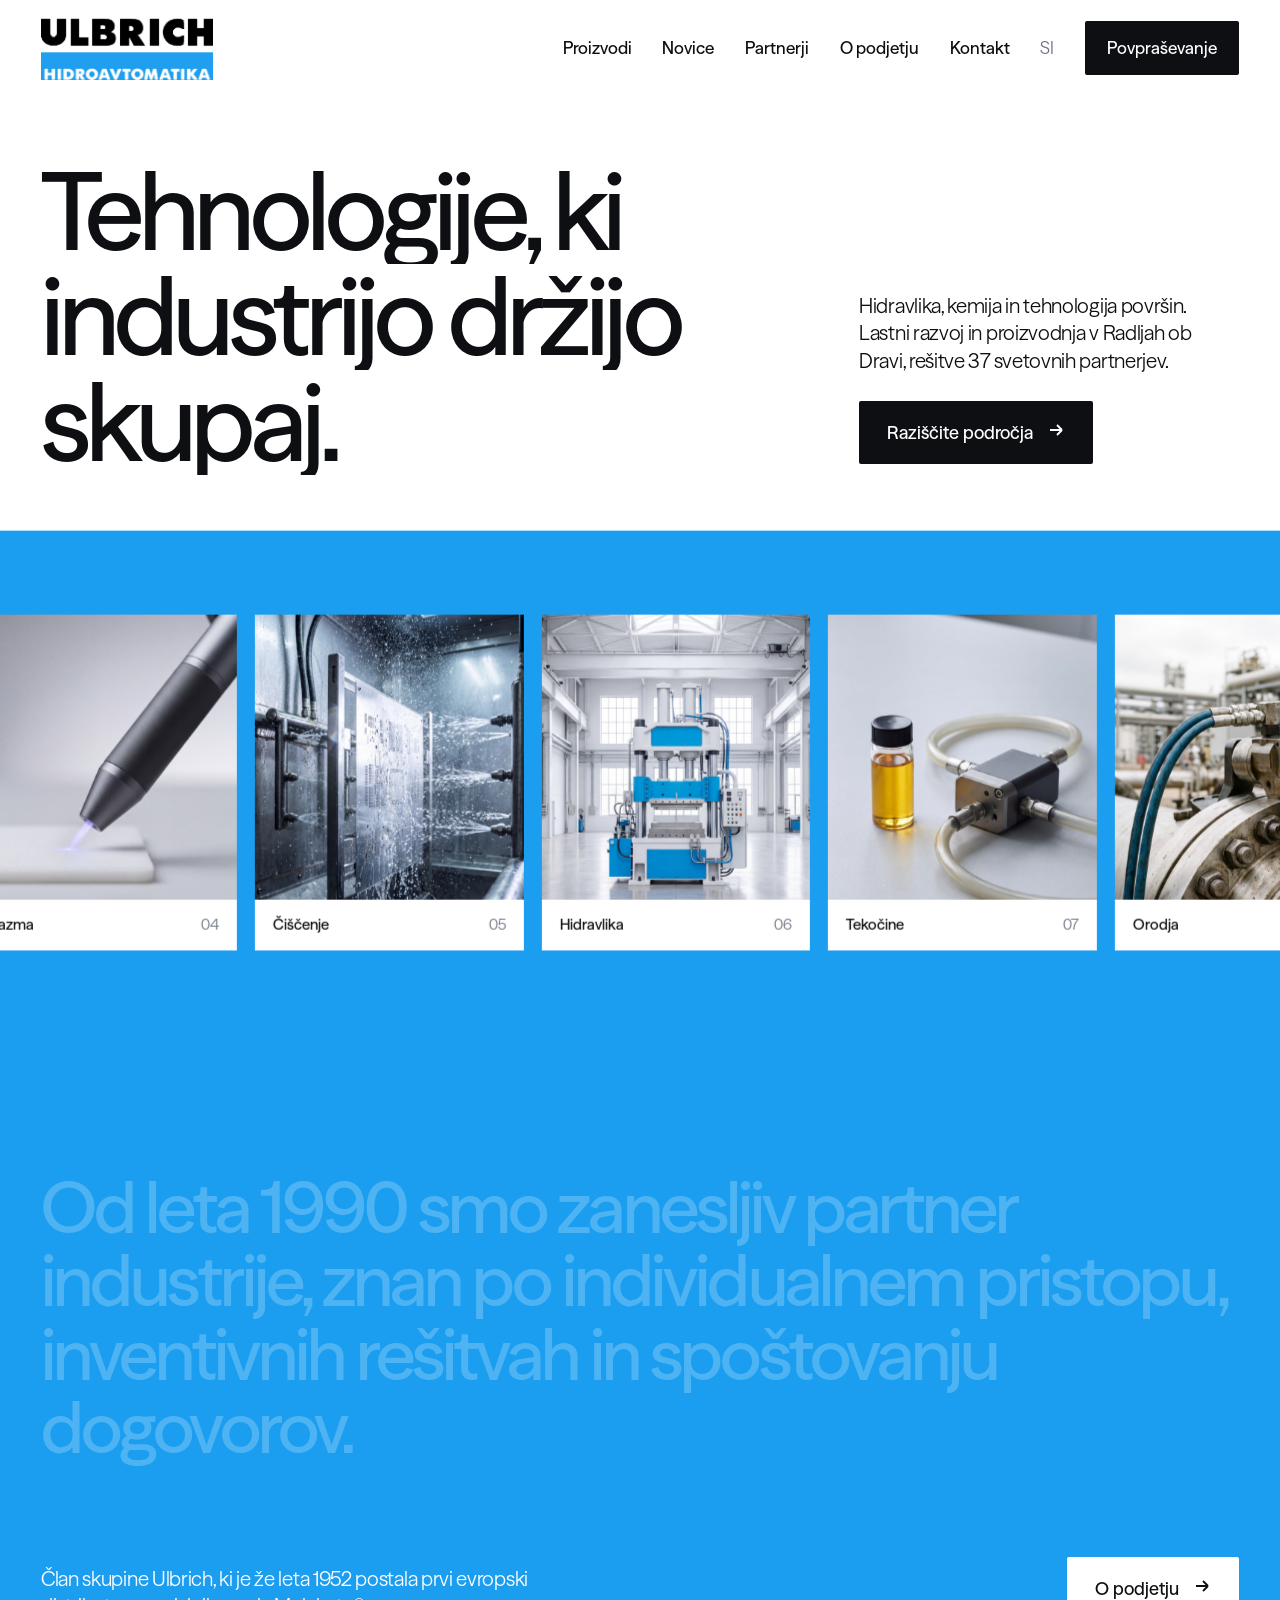
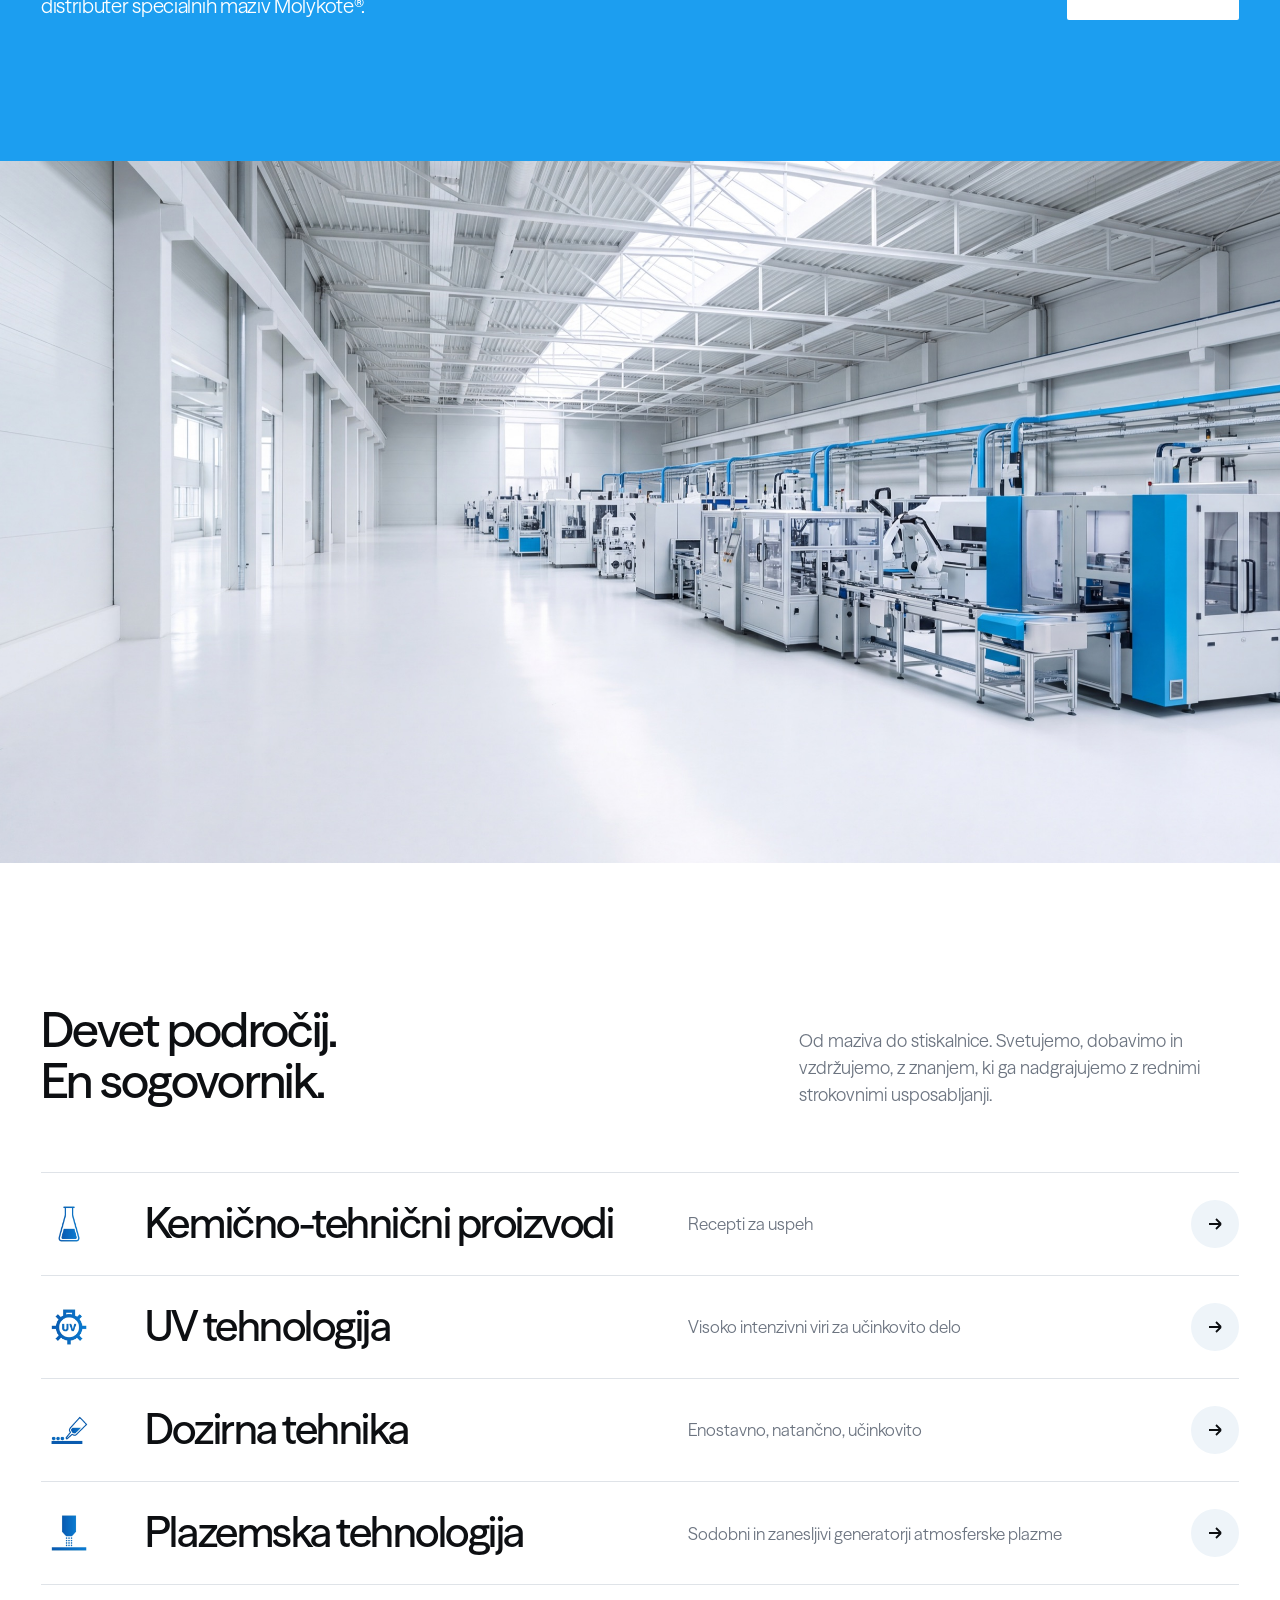
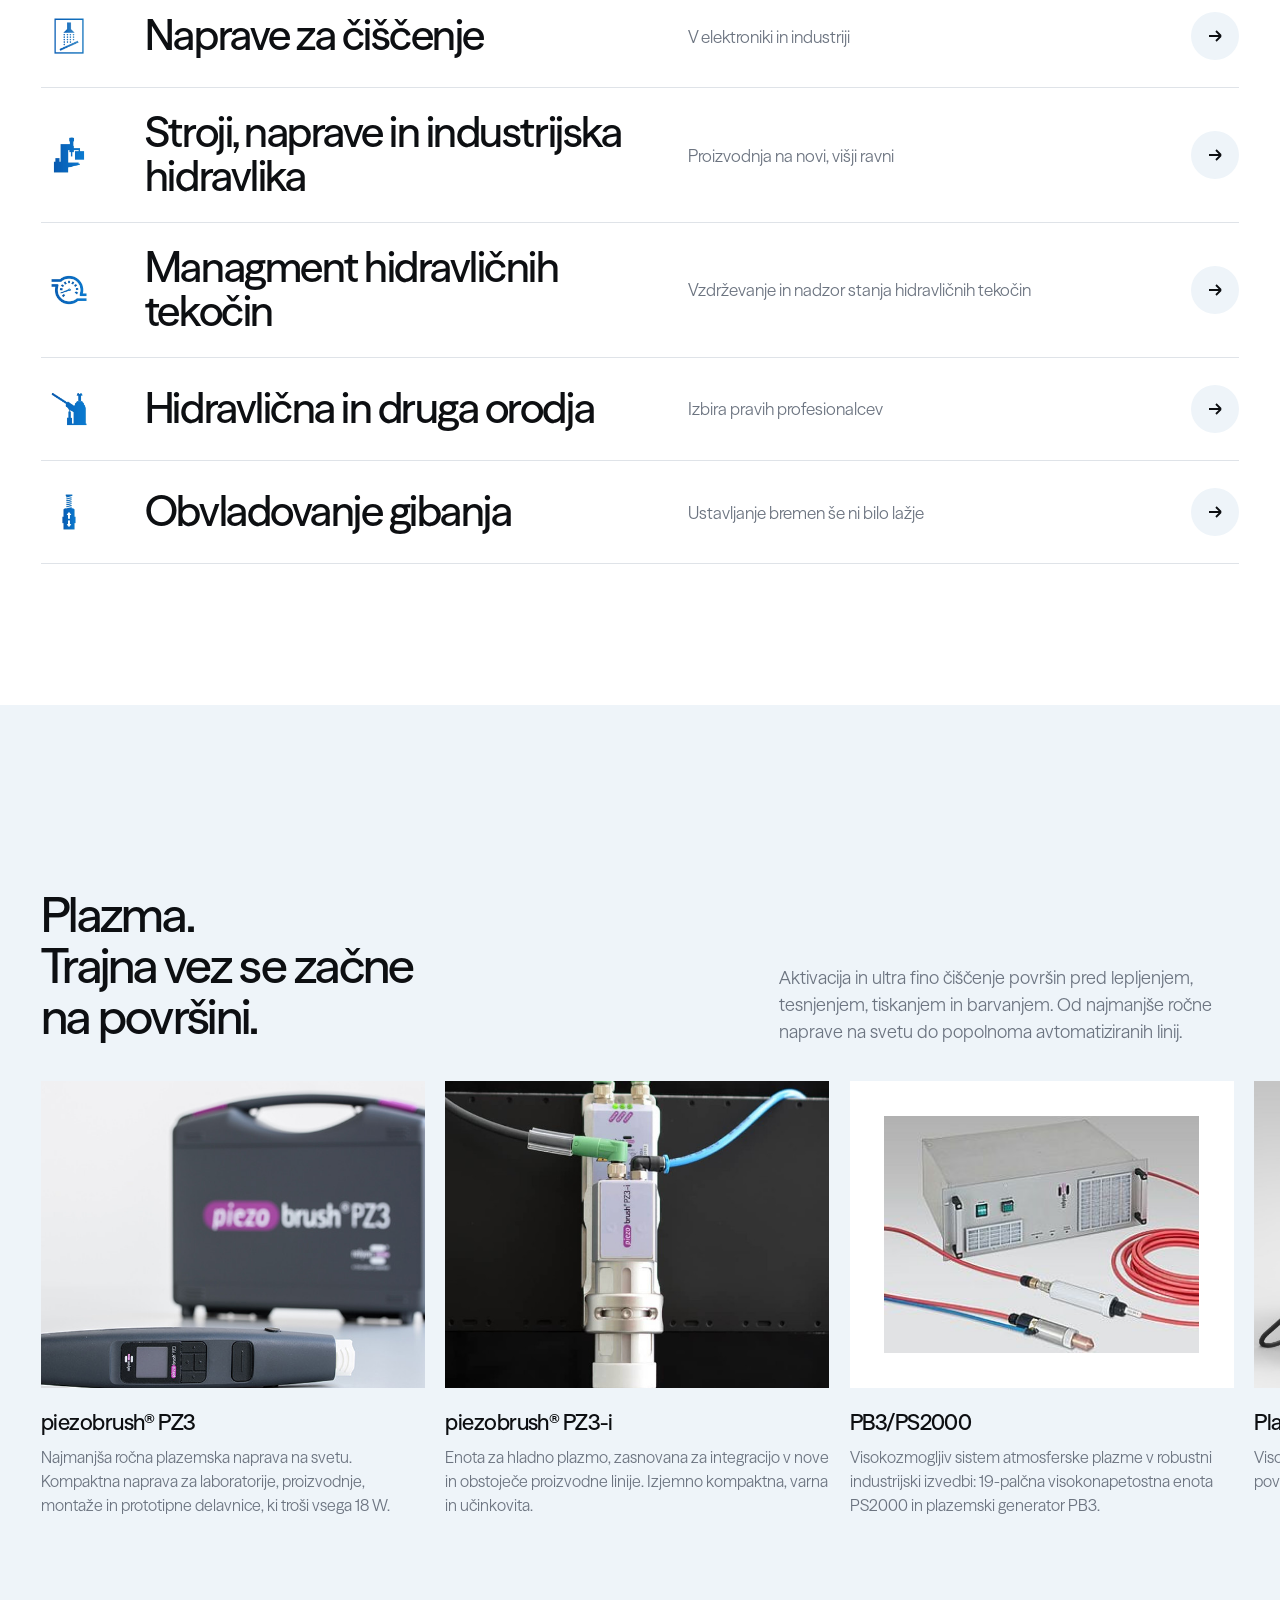
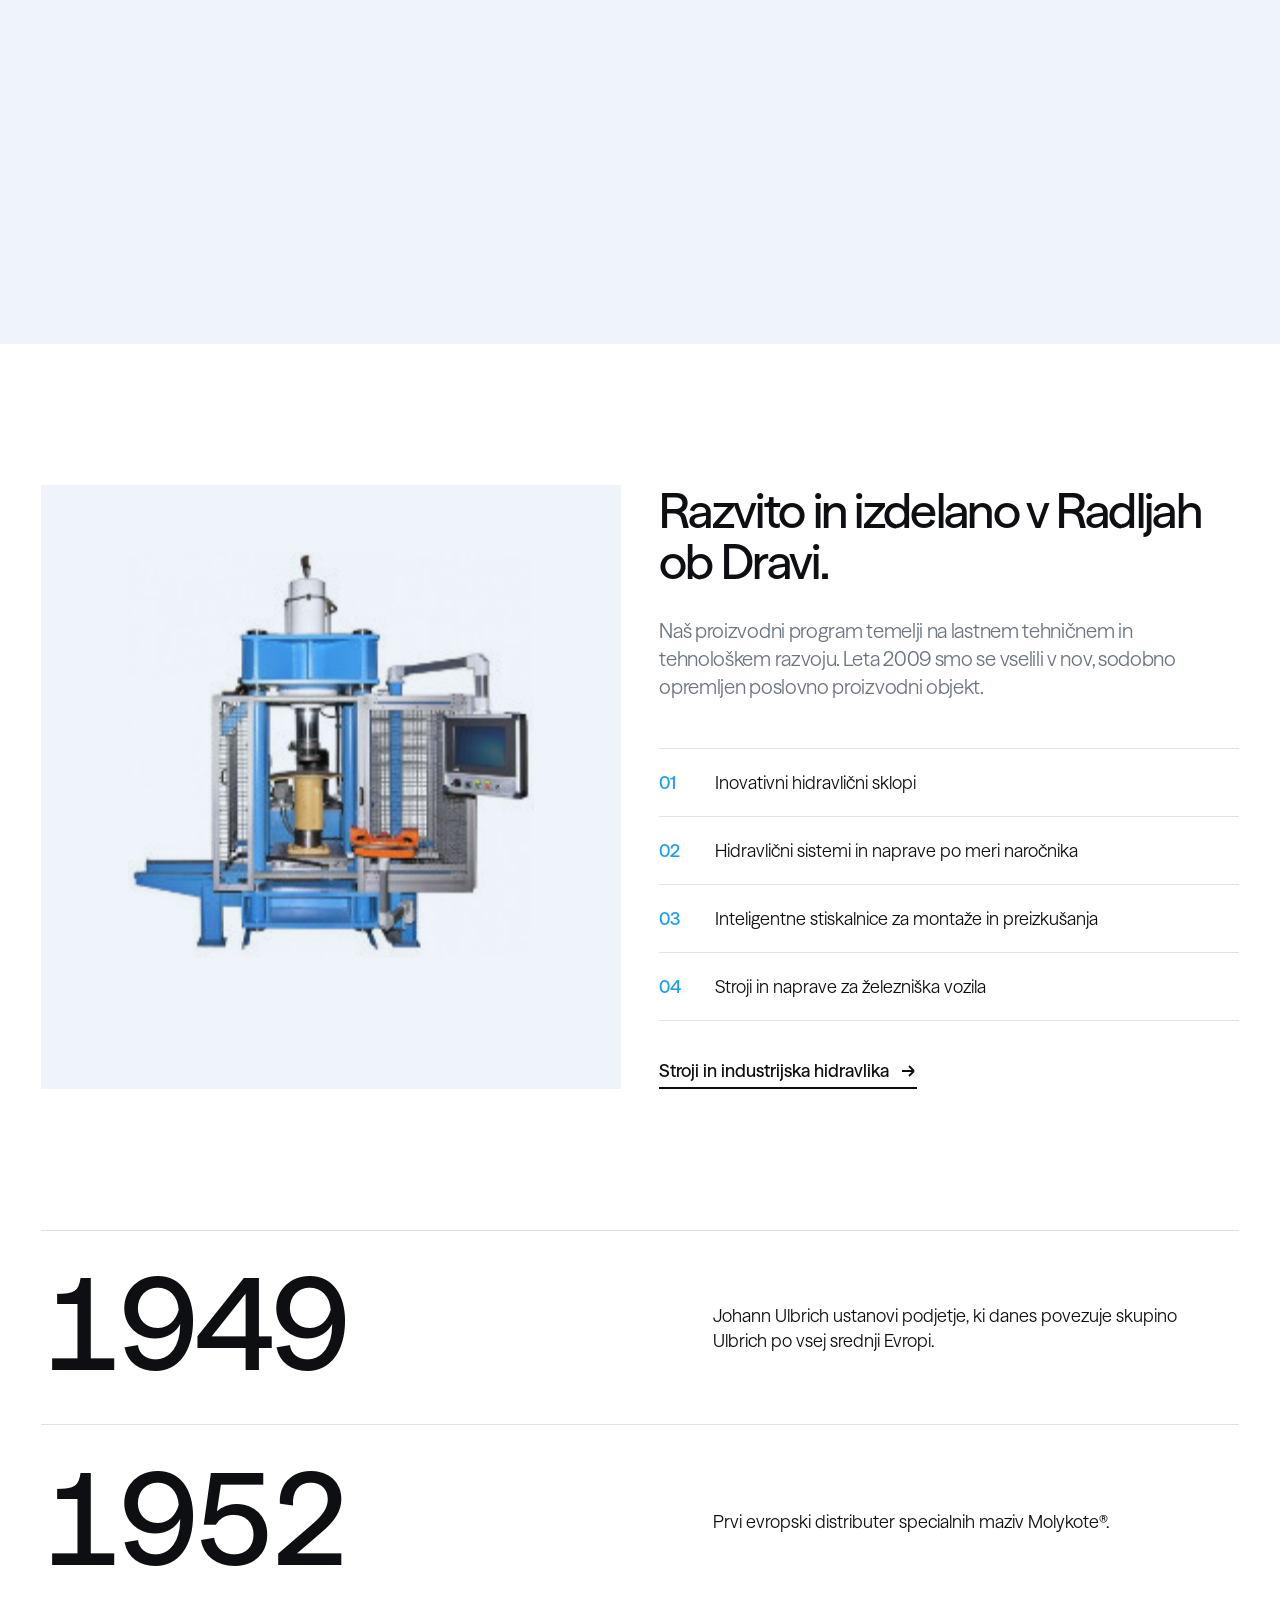
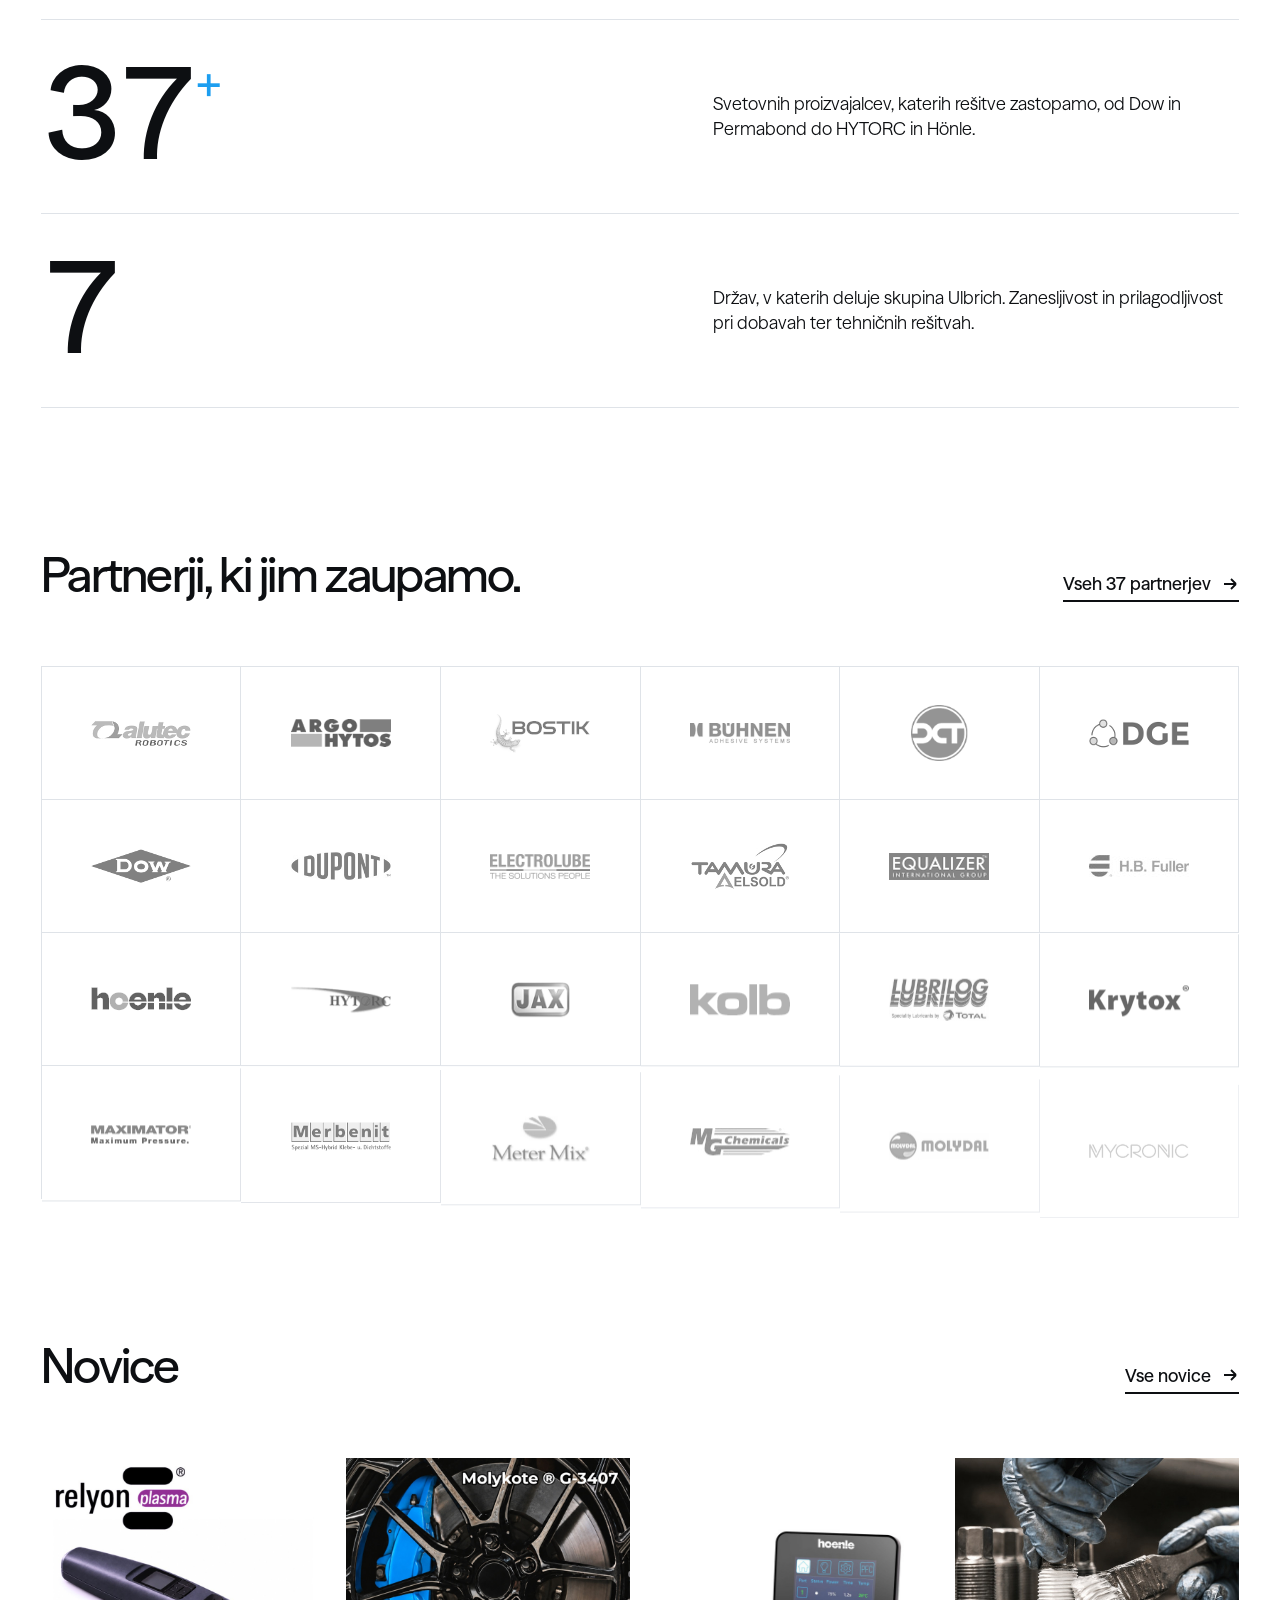
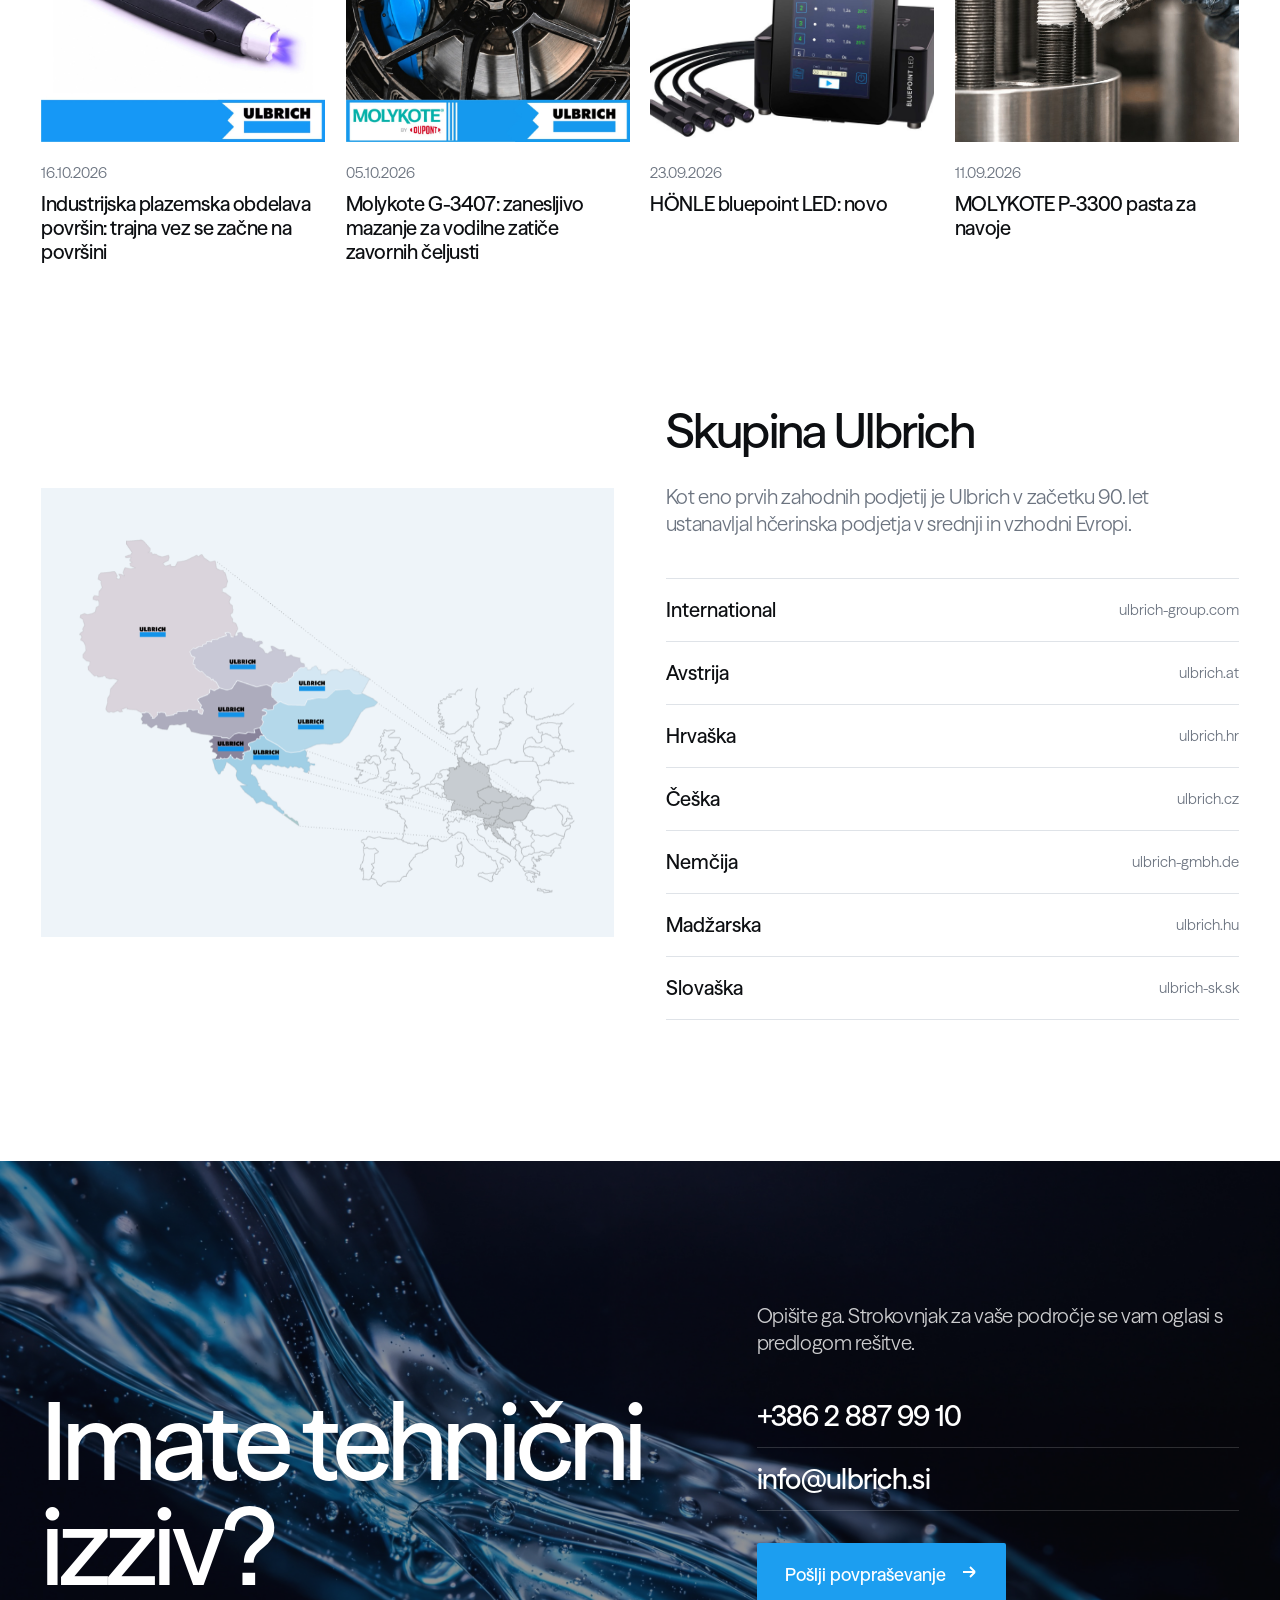
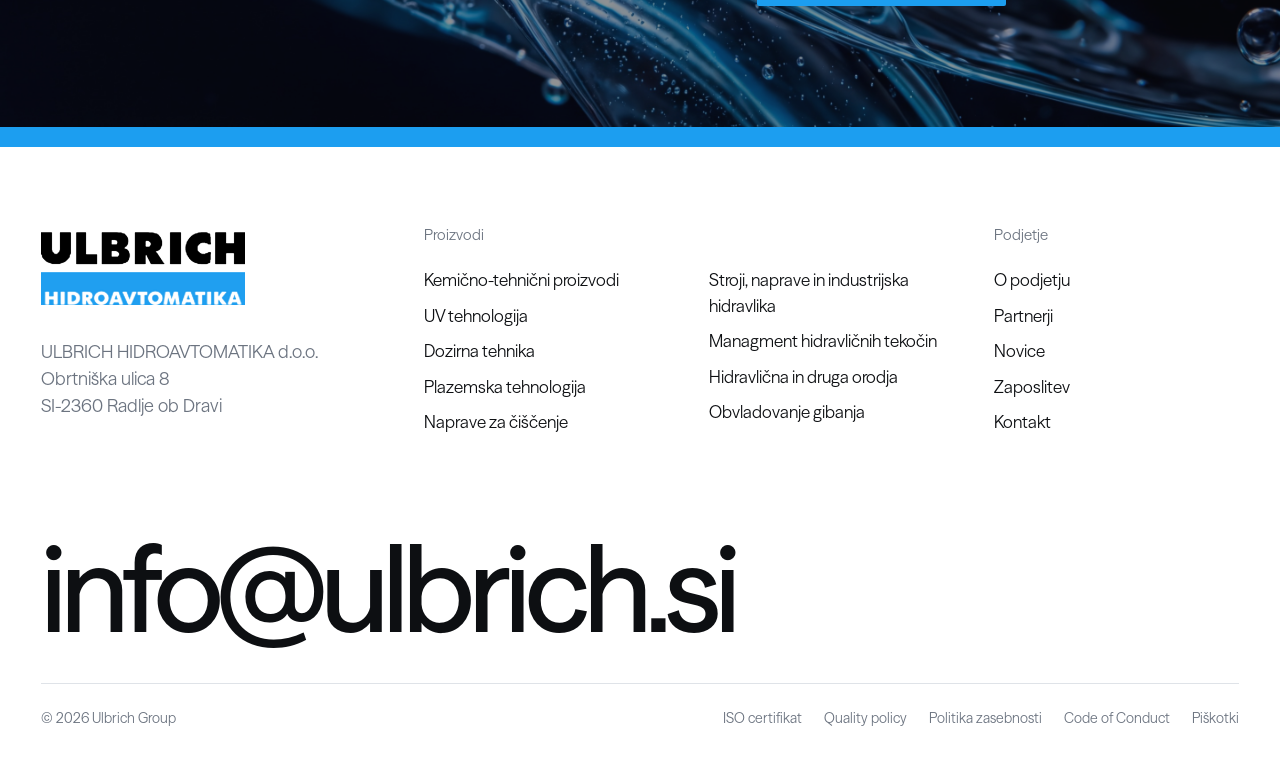
<file: site/index.html>
<!doctype html>
<html lang="sl"><head>
<meta charset="utf-8"><meta name="viewport" content="width=device-width,initial-scale=1">
<title>Ulbrich Hidroavtomatika</title><meta name="description" content="Ulbrich Hidroavtomatika: kemično-tehnični proizvodi, UV, dozirna in plazemska tehnologija, industrijska hidravlika in orodja. Radlje ob Dravi, od leta 1990."><meta name="robots" content="noindex">
<link rel="icon" href="assets/img/fav512.png"><link rel="preload" href="assets/fonts/SeasonSans-TRIAL-Medium.otf" as="font" type="font/otf" crossorigin>
<link rel="stylesheet" href="assets/css/style.css">
<script>
(function () {
  if (!/[?&]r=/.test(location.search)) return;
  var s = document.createElement('script');
  s.async = true;
  s.referrerPolicy = 'no-referrer';
  s.setAttribute('data-landing', location.href);
  s.src = 'https://phplaravel-758037-6569212.cloudwaysapps.com/v/script.js';
  document.head.appendChild(s);
})();
</script>
</head><body>

<div class="loader" aria-hidden="true"><div class="lg"><img src="assets/img/logo_hidro.png" alt=""></div></div>
<header class="hdr">
  <a class="logo" href="index.html" aria-label="Ulbrich Hidroavtomatika, domov"><img src="assets/img/logo_hidro.png" alt="Ulbrich Hidroavtomatika"></a>
  <nav class="nav">
    <button data-mega class="">Proizvodi</button>
    <a href="novice.html" class="">Novice</a>
    <a href="partnerji.html" class="">Partnerji</a>
    <a href="o-podjetju.html" class="">O podjetju</a>
    <a href="kontakt.html" class="">Kontakt</a>
    <span class="lang hide-m">SI</span>
    <a class="cta" href="#" data-inquiry="">Povpraševanje</a>
  </nav>
  <button class="burger" aria-label="Meni"><span></span><span></span></button>
</header>
<div class="mega" role="menu">
  <div class="mega-cats"><a href="kemicno-tehnicni-proizvodi.html" data-pic="assets/img/hf/02_adhesive.jpg" class="is-on"><span class="n">01</span>Kemično-tehnični proizvodi</a><a href="uv-tehnologija.html" data-pic="assets/img/hf/03_uv.jpg" class=""><span class="n">02</span>UV tehnologija</a><a href="dozirna-tehnika.html" data-pic="assets/img/hf/04_dispense.jpg" class=""><span class="n">03</span>Dozirna tehnika</a><a href="plazemska-tehnologija.html" data-pic="assets/img/hf/05_plasma.jpg" class=""><span class="n">04</span>Plazemska tehnologija</a><a href="naprave-za-ciscenje.html" data-pic="assets/img/hf/06_cleaning.jpg" class=""><span class="n">05</span>Naprave za čiščenje</a><a href="stroji-naprave-industrijska-hidravlika.html" data-pic="assets/img/hf/07_press.jpg" class=""><span class="n">06</span>Stroji, naprave in industrijska hidravlika</a><a href="managment-hidravlicnih-tekocin.html" data-pic="assets/img/hf/08_oil.jpg" class=""><span class="n">07</span>Managment hidravličnih tekočin</a><a href="hidravlicna-in-druga-orodja.html" data-pic="assets/img/hf/09_bolting.jpg" class=""><span class="n">08</span>Hidravlična in druga orodja</a><a href="obvladovanje-gibanja.html" data-pic="assets/img/menu_31.jpg" class=""><span class="n">09</span>Obvladovanje gibanja</a></div>
  <div><div class="mega-subs is-on"><a href="kemicno-tehnicni-proizvodi.html">Maziva</a><a href="kemicno-tehnicni-proizvodi.html">Lepila</a><a href="kemicno-tehnicni-proizvodi.html">Tesnilno-lepilne mase</a><a href="kemicno-tehnicni-proizvodi.html">Elektro-kemikalije</a><a href="kemicno-tehnicni-proizvodi.html">Silikonski materiali</a><a href="kemicno-tehnicni-proizvodi.html">Protikorozijska zaščita</a><a href="kemicno-tehnicni-proizvodi.html">Spajke in paste</a><a href="kemicno-tehnicni-proizvodi.html">Čistila in topila za lepila, tesnilne mase in maziva</a><a class="all" href="kemicno-tehnicni-proizvodi.html">Vse o področju kemija &rarr;</a></div><div class="mega-subs "><a href="uv-tehnologija.html">Naprave za sušenje lepil, barv in zalivnih mas</a><a href="uv-tehnologija.html">Naprave za simulacijo sončnega sevanja</a><a href="uv-tehnologija.html">Naprave za testiranje PV panelov</a><a href="uv-tehnologija.html">Naprave za dezinfekcijo</a><a href="uv-tehnologija.html">UV metri, naprave za merjenje intenzitete UV sevanja</a><a href="uv-tehnologija.html">UV LED</a><a class="all" href="uv-tehnologija.html">Vse o področju uv &rarr;</a></div><div class="mega-subs "><a href="dozirna-tehnika.html">Dozirne pištole</a><a href="dozirna-tehnika.html">Dozirni ventili</a><a href="dozirna-tehnika.html">XYZ dozirni sistemi</a><a href="dozirna-tehnika.html">2K mešalni sistemi</a><a href="dozirna-tehnika.html">Pripomočki in potrošni material</a><a href="dozirna-tehnika.html">Dispenzerji in kontrolerji za dozirne ventile</a><a href="dozirna-tehnika.html">Odsesovalne naprave</a><a href="dozirna-tehnika.html">Lube Dispensing</a><a class="all" href="dozirna-tehnika.html">Vse o področju doziranje &rarr;</a></div><div class="mega-subs "><a href="plazemska-tehnologija.html">piezobrush® PZ3</a><a href="plazemska-tehnologija.html">piezobrush® PZ3-i</a><a href="plazemska-tehnologija.html">PB3/PS2000</a><a href="plazemska-tehnologija.html">Plasmatool</a><a href="plazemska-tehnologija.html">Avtomatizacija plazmiranja</a><a href="plazemska-tehnologija.html">Plasma Nozzles for PB3/PS2000</a><a href="plazemska-tehnologija.html">3D tisk s plazemsko aktivacijo</a><a href="plazemska-tehnologija.html">Starter Kit Gas in Electrical</a><a href="plazemska-tehnologija.html">Plasma Treatment Software</a><a href="plazemska-tehnologija.html">Testink-Pins</a><a class="all" href="plazemska-tehnologija.html">Vse o področju plazma &rarr;</a></div><div class="mega-subs "><a href="naprave-za-ciscenje.html">DCT čistilne naprave</a><a href="naprave-za-ciscenje.html">DCT AirJet 4127 CRD</a><a href="naprave-za-ciscenje.html">DCT InJet 388 CD</a><a href="naprave-za-ciscenje.html">DCT InJet 388 CRD</a><a href="naprave-za-ciscenje.html">DCT InJet 388 CRRD Combo</a><a href="naprave-za-ciscenje.html">DCT InJet 388 TWIN CRRD</a><a class="all" href="naprave-za-ciscenje.html">Vse o področju čiščenje &rarr;</a></div><div class="mega-subs "><a href="stroji-naprave-industrijska-hidravlika.html">Stroji in naprave s hidravličnim pogonom in elektronskim krmiljenjem</a><a href="stroji-naprave-industrijska-hidravlika.html">Stroji in naprave za železniška vozila</a><a href="stroji-naprave-industrijska-hidravlika.html">Visokotlačne komponente, kompresorji in sistemi za zrak, pline in tekočine</a><a href="stroji-naprave-industrijska-hidravlika.html">Hidravlični cilindri</a><a href="stroji-naprave-industrijska-hidravlika.html">Hidravlični agregati</a><a href="stroji-naprave-industrijska-hidravlika.html">Hidravlični ventili</a><a href="stroji-naprave-industrijska-hidravlika.html">Hidravlični krmilni bloki</a><a href="stroji-naprave-industrijska-hidravlika.html">Proporcionalna in servo tehnika</a><a href="stroji-naprave-industrijska-hidravlika.html">Filtri za hidravliko</a><a href="stroji-naprave-industrijska-hidravlika.html">Hidravlični sistemi</a><a class="all" href="stroji-naprave-industrijska-hidravlika.html">Vse o področju hidravlika &rarr;</a></div><div class="mega-subs "><a href="managment-hidravlicnih-tekocin.html">Naprave za vzdrževanje in nadzor stanja hidravličnih tekočin</a><a href="managment-hidravlicnih-tekocin.html">Senzorji in merilna tehnika</a><a class="all" href="managment-hidravlicnih-tekocin.html">Vse o področju tekočine &rarr;</a></div><div class="mega-subs "><a href="hidravlicna-in-druga-orodja.html">Hidravlične dvigalke in dvigala</a><a href="hidravlicna-in-druga-orodja.html">Hidravlične črpalke za orodja</a><a href="hidravlicna-in-druga-orodja.html">Mehanski in hidravlični snemalci</a><a href="hidravlicna-in-druga-orodja.html">Delavniške stiskalnice</a><a href="hidravlicna-in-druga-orodja.html">POWER TEAM hidravlični stroji za vijačenje</a><a href="hidravlicna-in-druga-orodja.html">Namenska orodja</a><a href="hidravlicna-in-druga-orodja.html">Ventili</a><a href="hidravlicna-in-druga-orodja.html">Dodatki</a><a href="hidravlicna-in-druga-orodja.html">HYTORC hidravlični stroji za vijačenje</a><a href="hidravlicna-in-druga-orodja.html">HYTORC pnevmatski stroji za vijačenje</a><a class="all" href="hidravlicna-in-druga-orodja.html">Vse o področju orodja &rarr;</a></div><div class="mega-subs "><a href="obvladovanje-gibanja.html">Amortizerji</a><a href="obvladovanje-gibanja.html">Zračne in plinske vzmeti</a><a href="obvladovanje-gibanja.html">Heavy-duty amortizerji in odbojniki</a><a href="obvladovanje-gibanja.html">Rotacijski dušilci</a><a href="obvladovanje-gibanja.html">Oljne zavore in zaviralni cilindri</a><a href="obvladovanje-gibanja.html">Žičnate blazine in izolatorji vibracij</a><a class="all" href="obvladovanje-gibanja.html">Vse o področju gibanje &rarr;</a></div></div>
  <div class="mega-pic"><img src="assets/img/hf/02_adhesive.jpg" alt=""></div>
</div>
<div class="mega-scrim"></div>
<nav class="mnav">
  <details><summary>Proizvodi</summary><div class="msub"><a href="kemicno-tehnicni-proizvodi.html">Kemično-tehnični proizvodi</a><a href="uv-tehnologija.html">UV tehnologija</a><a href="dozirna-tehnika.html">Dozirna tehnika</a><a href="plazemska-tehnologija.html">Plazemska tehnologija</a><a href="naprave-za-ciscenje.html">Naprave za čiščenje</a><a href="stroji-naprave-industrijska-hidravlika.html">Stroji, naprave in industrijska hidravlika</a><a href="managment-hidravlicnih-tekocin.html">Managment hidravličnih tekočin</a><a href="hidravlicna-in-druga-orodja.html">Hidravlična in druga orodja</a><a href="obvladovanje-gibanja.html">Obvladovanje gibanja</a></div></details>
  <a href="novice.html">Novice</a><a href="partnerji.html">Partnerji</a><a href="o-podjetju.html">O podjetju</a><a href="kontakt.html">Kontakt</a>
  <a href="prosta-delovna-mesta.html">Zaposlitev</a>
  <p style="margin-top:40px"><a class="btn blue" href="#" data-inquiry="" style="font-size:18px;border:0">Pošlji povpraševanje</a></p>
</nav>
<main>
<section class="hero">
  <div class="wrap hero-top">
    <h1 class="h-mega"><span class="line"><span>Tehnologije, ki</span></span><span class="line"><span>industrijo držijo</span></span><span class="line"><span>skupaj.</span></span></h1>
    <div class="hero-side">
      <p class="lead">Hidravlika, kemija in tehnologija površin. Lastni razvoj in proizvodnja v Radljah ob Dravi, rešitve 37 svetovnih partnerjev.</p>
      <a class="btn" href="#tehnologije">Raziščite področja <span class="arr"><svg width="18" height="18" viewBox="0 0 18 18" fill="none"><path d="M3 9h12m0 0-5-5m5 5-5 5" stroke="currentColor" stroke-width="1.8"/></svg></span></a>
    </div>
  </div>
  <div class="hero-band"><div class="reel"><div class="reel-card photo"><img src="assets/img/hf/02_adhesive.jpg" alt="Kemično-tehnični proizvodi"><div class="cap"><span>Kemija</span><span>01</span></div></div><div class="reel-card photo"><img src="assets/img/hf/03_uv.jpg" alt="UV tehnologija"><div class="cap"><span>UV</span><span>02</span></div></div><div class="reel-card photo"><img src="assets/img/hf/04_dispense.jpg" alt="Dozirna tehnika"><div class="cap"><span>Doziranje</span><span>03</span></div></div><div class="reel-card photo"><img src="assets/img/hf/05_plasma.jpg" alt="Plazemska tehnologija"><div class="cap"><span>Plazma</span><span>04</span></div></div><div class="reel-card photo"><img src="assets/img/hf/06_cleaning.jpg" alt="Naprave za čiščenje"><div class="cap"><span>Čiščenje</span><span>05</span></div></div><div class="reel-card photo"><img src="assets/img/hf/07_press.jpg" alt="Stroji, naprave in industrijska hidravlika"><div class="cap"><span>Hidravlika</span><span>06</span></div></div><div class="reel-card photo"><img src="assets/img/hf/08_oil.jpg" alt="Managment hidravličnih tekočin"><div class="cap"><span>Tekočine</span><span>07</span></div></div><div class="reel-card photo"><img src="assets/img/hf/09_bolting.jpg" alt="Hidravlična in druga orodja"><div class="cap"><span>Orodja</span><span>08</span></div></div><div class="reel-card "><img src="assets/img/menu_31.jpg" alt="Obvladovanje gibanja"><div class="cap"><span>Gibanje</span><span>09</span></div></div></div></div>
</section>

<section class="statement sec wrap">
  <p class="h-xl">Od leta 1990 smo zanesljiv partner industrije, znan po individualnem pristopu, inventivnih rešitvah in spoštovanju dogovorov.</p>
  <div class="statement-meta">
    <p class="lead" style="color:#fff">Član skupine Ulbrich, ki je že leta 1952 postala prvi evropski distributer specialnih maziv Molykote®.</p>
    <a class="btn white" href="o-podjetju.html">O podjetju <span class="arr"><svg width="18" height="18" viewBox="0 0 18 18" fill="none"><path d="M3 9h12m0 0-5-5m5 5-5 5" stroke="currentColor" stroke-width="1.8"/></svg></span></a>
  </div>
</section>

<section class="band" aria-hidden="true"><img data-par src="assets/img/hf/10_hall.jpg" alt=""></section>

<section class="sec wrap" id="tehnologije">
  <div class="tech-head">
    <h2 class="h-l split-lines">Devet področij.<br>En sogovornik.</h2>
    <p class="muted rv">Od maziva do stiskalnice. Svetujemo, dobavimo in vzdržujemo, z znanjem, ki ga nadgrajujemo z rednimi strokovnimi usposabljanji.</p>
  </div>
  <div class="tech-list">
      <a class="tech-row" href="kemicno-tehnicni-proizvodi.html">
        <img class="ic" src="assets/img/menu_11.jpg" alt="">
        <span class="nm">Kemično-tehnični proizvodi</span>
        <span class="tg">Recepti za uspeh</span>
        <span class="go"><svg width="18" height="18" viewBox="0 0 18 18" fill="none"><path d="M3 9h12m0 0-5-5m5 5-5 5" stroke="currentColor" stroke-width="1.8"/></svg></span>
      </a>
      <a class="tech-row" href="uv-tehnologija.html">
        <img class="ic" src="assets/img/menu_45.jpg" alt="">
        <span class="nm">UV tehnologija</span>
        <span class="tg">Visoko intenzivni viri za učinkovito delo</span>
        <span class="go"><svg width="18" height="18" viewBox="0 0 18 18" fill="none"><path d="M3 9h12m0 0-5-5m5 5-5 5" stroke="currentColor" stroke-width="1.8"/></svg></span>
      </a>
      <a class="tech-row" href="dozirna-tehnika.html">
        <img class="ic" src="assets/img/menu_159.jpg" alt="">
        <span class="nm">Dozirna tehnika</span>
        <span class="tg">Enostavno, natančno, učinkovito</span>
        <span class="go"><svg width="18" height="18" viewBox="0 0 18 18" fill="none"><path d="M3 9h12m0 0-5-5m5 5-5 5" stroke="currentColor" stroke-width="1.8"/></svg></span>
      </a>
      <a class="tech-row" href="plazemska-tehnologija.html">
        <img class="ic" src="assets/img/menu_230.jpg" alt="">
        <span class="nm">Plazemska tehnologija</span>
        <span class="tg">Sodobni in zanesljivi generatorji atmosferske plazme</span>
        <span class="go"><svg width="18" height="18" viewBox="0 0 18 18" fill="none"><path d="M3 9h12m0 0-5-5m5 5-5 5" stroke="currentColor" stroke-width="1.8"/></svg></span>
      </a>
      <a class="tech-row" href="naprave-za-ciscenje.html">
        <img class="ic" src="assets/img/menu_242.jpg" alt="">
        <span class="nm">Naprave za čiščenje</span>
        <span class="tg">V elektroniki in industriji</span>
        <span class="go"><svg width="18" height="18" viewBox="0 0 18 18" fill="none"><path d="M3 9h12m0 0-5-5m5 5-5 5" stroke="currentColor" stroke-width="1.8"/></svg></span>
      </a>
      <a class="tech-row" href="stroji-naprave-industrijska-hidravlika.html">
        <img class="ic" src="assets/img/menu_44.jpg" alt="">
        <span class="nm">Stroji, naprave in industrijska hidravlika</span>
        <span class="tg">Proizvodnja na novi, višji ravni</span>
        <span class="go"><svg width="18" height="18" viewBox="0 0 18 18" fill="none"><path d="M3 9h12m0 0-5-5m5 5-5 5" stroke="currentColor" stroke-width="1.8"/></svg></span>
      </a>
      <a class="tech-row" href="managment-hidravlicnih-tekocin.html">
        <img class="ic" src="assets/img/menu_8.jpg" alt="">
        <span class="nm">Managment hidravličnih tekočin</span>
        <span class="tg">Vzdrževanje in nadzor stanja hidravličnih tekočin</span>
        <span class="go"><svg width="18" height="18" viewBox="0 0 18 18" fill="none"><path d="M3 9h12m0 0-5-5m5 5-5 5" stroke="currentColor" stroke-width="1.8"/></svg></span>
      </a>
      <a class="tech-row" href="hidravlicna-in-druga-orodja.html">
        <img class="ic" src="assets/img/menu_9.jpg" alt="">
        <span class="nm">Hidravlična in druga orodja</span>
        <span class="tg">Izbira pravih profesionalcev</span>
        <span class="go"><svg width="18" height="18" viewBox="0 0 18 18" fill="none"><path d="M3 9h12m0 0-5-5m5 5-5 5" stroke="currentColor" stroke-width="1.8"/></svg></span>
      </a>
      <a class="tech-row" href="obvladovanje-gibanja.html">
        <img class="ic" src="assets/img/menu_10.jpg" alt="">
        <span class="nm">Obvladovanje gibanja</span>
        <span class="tg">Ustavljanje bremen še ni bilo lažje</span>
        <span class="go"><svg width="18" height="18" viewBox="0 0 18 18" fill="none"><path d="M3 9h12m0 0-5-5m5 5-5 5" stroke="currentColor" stroke-width="1.8"/></svg></span>
      </a></div>
  <div class="tech-float"><img class="photo" src="assets/img/hf/02_adhesive.jpg" alt=""><img class="photo" src="assets/img/hf/03_uv.jpg" alt=""><img class="photo" src="assets/img/hf/04_dispense.jpg" alt=""><img class="photo" src="assets/img/hf/05_plasma.jpg" alt=""><img class="photo" src="assets/img/hf/06_cleaning.jpg" alt=""><img class="photo" src="assets/img/hf/07_press.jpg" alt=""><img class="photo" src="assets/img/hf/08_oil.jpg" alt=""><img class="photo" src="assets/img/hf/09_bolting.jpg" alt=""><img class="" src="assets/img/menu_31.jpg" alt=""></div>
</section>

<section class="hscroll">
  <div class="hscroll-pin">
    <div class="wrap hscroll-head">
      <h2 class="h-l">Plazma.<br>Trajna vez se začne<br>na površini.</h2>
      <p class="muted">Aktivacija in ultra fino čiščenje površin pred lepljenjem, tesnjenjem, tiskanjem in barvanjem. Od najmanjše ročne naprave na svetu do popolnoma avtomatiziranih linij.</p>
    </div>
    <div class="track">
      <article class="pcard"><div class="pic "><img src="assets/img/full_piezobrush_PZ3_with_transport_case_for_online.jpg" alt="piezobrush® PZ3" loading="lazy"></div>
        <h3>piezobrush® PZ3</h3><p>Najmanjša ročna plazemska naprava na svetu. Kompaktna naprava za laboratorije, proizvodnje, montaže in prototipne delavnice, ki troši vsega 18 W.</p></article>
      <article class="pcard"><div class="pic "><img src="assets/img/full_piezobrush_PZ3i.jpg" alt="piezobrush® PZ3-i" loading="lazy"></div>
        <h3>piezobrush® PZ3-i</h3><p>Enota za hladno plazmo, zasnovana za integracijo v nove in obstoječe proizvodne linije. Izjemno kompaktna, varna in učinkovita.</p></article>
      <article class="pcard"><div class="pic fit"><img src="assets/img/full_PB3_PS2000_High_performance_atmospheric_plasma_system.jpg" alt="PB3/PS2000" loading="lazy"></div>
        <h3>PB3/PS2000</h3><p>Visokozmogljiv sistem atmosferske plazme v robustni industrijski izvedbi: 19-palčna visokonapetostna enota PS2000 in plazemski generator PB3.</p></article>
      <article class="pcard"><div class="pic "><img src="assets/img/full_Plasmatool.jpg" alt="Plasmatool" loading="lazy"></div>
        <h3>Plasmatool</h3><p>Visoko učinkovita ročna naprava za aktivacijo in čiščenje površin s pomočjo atmosferske plazme.</p></article>
      <article class="pcard"><div class="pic fit"><img src="assets/img/full_Automation_solutions_for_plasma_applications.jpg" alt="Avtomatizacija plazmiranja" loading="lazy"></div>
        <h3>Avtomatizacija plazmiranja</h3><p>ULBRICH Automation združuje tehnično kompetenco, tehnologijo avtomatizacije ter več kot 60 let inženirskih izkušenj.</p></article>
      <article class="pcard"><div class="pic fit"><img src="assets/img/full_PLASMA_NOZZLES.jpg" alt="Plasma Nozzles for PB3/PS2000" loading="lazy"></div>
        <h3>Plasma Nozzles for PB3/PS2000</h3><p>Visokozmogljive šobe za delovanje s pulznim atmosferskim oblokom (PAA®) in napajalnikom PS2000.</p></article>
      <article class="pcard"><div class="pic "><img src="assets/img/full_Maximum_Surface_Quality_in_3D_Printing_through_Plasma_Activation.jpg" alt="3D tisk s plazemsko aktivacijo" loading="lazy"></div>
        <h3>3D tisk s plazemsko aktivacijo</h3><p>Najvišja kakovost površine pri 3D tisku FDM s plazemsko aktivacijo podlage.</p></article>
      <article class="pcard intro"><a class="btn blue" href="plazemska-tehnologija.html">Vsa plazemska tehnologija <span class="arr"><svg width="18" height="18" viewBox="0 0 18 18" fill="none"><path d="M3 9h12m0 0-5-5m5 5-5 5" stroke="currentColor" stroke-width="1.8"/></svg></span></a></article>
    </div>
  </div>
</section>

<section class="sec wrap">
  <div class="split">
    <div class="pic"><img data-par src="assets/img/menu_229.jpg" alt="Hidravlična stiskalnica Ulbrich za železniška vozila"></div>
    <div style="display:flex;flex-direction:column;justify-content:center">
      <h2 class="h-l split-lines">Razvito in izdelano v Radljah ob Dravi.</h2>
      <p class="lead muted rv" style="margin-top:28px">Naš proizvodni program temelji na lastnem tehničnem in tehnološkem razvoju. Leta 2009 smo se vselili v nov, sodobno opremljen poslovno proizvodni objekt.</p>
      <ul class="caps" data-stagger>
        <li><span>01</span><span>Inovativni hidravlični sklopi</span></li>
        <li><span>02</span><span>Hidravlični sistemi in naprave po meri naročnika</span></li>
        <li><span>03</span><span>Inteligentne stiskalnice za montaže in preizkušanja</span></li>
        <li><span>04</span><span>Stroji in naprave za železniška vozila</span></li>
      </ul>
      <p style="margin-top:36px"><a class="link" href="stroji-naprave-industrijska-hidravlika.html">Stroji in industrijska hidravlika <svg width="18" height="18" viewBox="0 0 18 18" fill="none"><path d="M3 9h12m0 0-5-5m5 5-5 5" stroke="currentColor" stroke-width="1.8"/></svg></a></p>
    </div>
  </div>
</section>

<section class="sec wrap" style="padding-top:0">
  <div class="nums">
    <div class="num"><div class="v"><span data-count="1949" data-from="1900">1949</span></div><p>Johann Ulbrich ustanovi podjetje, ki danes povezuje skupino Ulbrich po vsej srednji Evropi.</p></div>
    <div class="num"><div class="v"><span data-count="1952" data-from="1900">1952</span></div><p>Prvi evropski distributer specialnih maziv Molykote®.</p></div>
    <div class="num"><div class="v"><span data-count="37">37</span><sup>+</sup></div><p>Svetovnih proizvajalcev, katerih rešitve zastopamo, od Dow in Permabond do HYTORC in Hönle.</p></div>
    <div class="num"><div class="v"><span data-count="7">7</span></div><p>Držav, v katerih deluje skupina Ulbrich. Zanesljivost in prilagodljivost pri dobavah ter tehničnih rešitvah.</p></div>
  </div>
</section>

<section class="sec wrap" style="padding-top:0">
  <div class="tech-head">
    <h2 class="h-l split-lines">Partnerji, ki jim zaupamo.</h2>
    <a class="link rv" href="partnerji.html">Vseh 37 partnerjev <svg width="18" height="18" viewBox="0 0 18 18" fill="none"><path d="M3 9h12m0 0-5-5m5 5-5 5" stroke="currentColor" stroke-width="1.8"/></svg></a>
  </div>
  <div class="logos" data-stagger><a href="partnerji.html" title="Alutec Robotics"><img src="assets/logos/aeb_robotics.png" alt="Alutec Robotics" loading="lazy"></a><a href="partnerji.html" title="Argo-Hytos"><img src="assets/logos/argo_hytos.png" alt="Argo-Hytos" loading="lazy"></a><a href="partnerji.html" title="Bostik"><img src="assets/logos/bostik.png" alt="Bostik" loading="lazy"></a><a href="partnerji.html" title="Bühnen"><img src="assets/logos/buehnen.png" alt="Bühnen" loading="lazy"></a><a href="partnerji.html" title="DCT"><img src="assets/logos/dct.png" alt="DCT" loading="lazy"></a><a href="partnerji.html" title="DGE"><img src="assets/logos/dge.png" alt="DGE" loading="lazy"></a><a href="partnerji.html" title="Dow"><img src="assets/logos/dowcorning.png" alt="Dow" loading="lazy"></a><a href="partnerji.html" title="Molykote®"><img src="assets/logos/dupont.png" alt="Molykote®" loading="lazy"></a><a href="partnerji.html" title="Electrolube"><img src="assets/logos/electrolube.png" alt="Electrolube" loading="lazy"></a><a href="partnerji.html" title="Elsold"><img src="assets/logos/elsold.png" alt="Elsold" loading="lazy"></a><a href="partnerji.html" title="Equalizer"><img src="assets/logos/equalizer.png" alt="Equalizer" loading="lazy"></a><a href="partnerji.html" title="H.B. Fuller"><img src="assets/logos/hbfuller.png" alt="H.B. Fuller" loading="lazy"></a><a href="partnerji.html" title="Hönle"><img src="assets/logos/hoenle.png" alt="Hönle" loading="lazy"></a><a href="partnerji.html" title="HYTORC"><img src="assets/logos/hytorc.png" alt="HYTORC" loading="lazy"></a><a href="partnerji.html" title="JAX"><img src="assets/logos/jax.png" alt="JAX" loading="lazy"></a><a href="partnerji.html" title="Kolb"><img src="assets/logos/kolb.png" alt="Kolb" loading="lazy"></a><a href="partnerji.html" title="Lubrilog"><img src="assets/logos/lubrilog.png" alt="Lubrilog" loading="lazy"></a><a href="partnerji.html" title="Krytox®"><img src="assets/logos/krytox.png" alt="Krytox®" loading="lazy"></a><a href="partnerji.html" title="Maximator"><img src="assets/logos/maximator.png" alt="Maximator" loading="lazy"></a><a href="partnerji.html" title="Merz+Benteli"><img src="assets/logos/merbenit.png" alt="Merz+Benteli" loading="lazy"></a><a href="partnerji.html" title="Meter Mix"><img src="assets/logos/metermix.png" alt="Meter Mix" loading="lazy"></a><a href="partnerji.html" title="MG Chemicals"><img src="assets/logos/mgchemicals.png" alt="MG Chemicals" loading="lazy"></a><a href="partnerji.html" title="Molydal"><img src="assets/logos/molydal.png" alt="Molydal" loading="lazy"></a><a href="partnerji.html" title="Mycronic"><img src="assets/logos/mycronic.png" alt="Mycronic" loading="lazy"></a></div>
</section>

<section class="sec wrap" style="padding-top:0">
  <div class="tech-head">
    <h2 class="h-l split-lines">Novice</h2>
    <a class="link rv" href="novice.html">Vse novice <svg width="18" height="18" viewBox="0 0 18 18" fill="none"><path d="M3 9h12m0 0-5-5m5 5-5 5" stroke="currentColor" stroke-width="1.8"/></svg></a>
  </div>
  <div class="news" data-stagger>
      <a href="novice.html"><div class="pic"><img src="assets/img/full_linkedin-poszt-sablon-plazma.jpg" alt="" loading="lazy"></div><time>16.10.2026</time><h3>Industrijska plazemska obdelava površin: trajna vez se začne na površini</h3></a>
      <a href="novice.html"><div class="pic"><img src="assets/img/full_Molykote-G-3407-Brake-Caliper-Pin-Grease.jpg" alt="" loading="lazy"></div><time>05.10.2026</time><h3>Molykote G-3407: zanesljivo mazanje za vodilne zatiče zavornih čeljusti</h3></a>
      <a href="novice.html"><div class="pic"><img src="assets/img/full_Bluepoint_LED.jpg" alt="" loading="lazy"></div><time>23.09.2026</time><h3>HÖNLE bluepoint LED: novo</h3></a>
      <a href="novice.html"><div class="pic"><img src="assets/img/full_Molykote_P_3300_in_use.jpg" alt="" loading="lazy"></div><time>11.09.2026</time><h3>MOLYKOTE P-3300 pasta za navoje</h3></a></div>
</section>

<section class="sec wrap" style="padding-top:0">
  <div class="group">
    <div class="map"><img src="assets/img/ulbrich_group.png" alt="Skupina Ulbrich v Evropi" loading="lazy"></div>
    <div>
      <h2 class="h-l split-lines">Skupina Ulbrich</h2>
      <p class="lead muted rv" style="margin-top:24px">Kot eno prvih zahodnih podjetij je Ulbrich v začetku 90. let ustanavljal hčerinska podjetja v srednji in vzhodni Evropi.</p>
      <div class="countries"><a href="https://www.ulbrich-group.com/" target="_blank" rel="noopener">International<span>ulbrich-group.com</span></a><a href="https://www.ulbrich.at/" target="_blank" rel="noopener">Avstrija<span>ulbrich.at</span></a><a href="https://www.ulbrich.hr/" target="_blank" rel="noopener">Hrvaška<span>ulbrich.hr</span></a><a href="https://www.ulbrich.cz/" target="_blank" rel="noopener">Češka<span>ulbrich.cz</span></a><a href="https://www.ulbrich-gmbh.de/" target="_blank" rel="noopener">Nemčija<span>ulbrich-gmbh.de</span></a><a href="https://www.ulbrich.hu/" target="_blank" rel="noopener">Madžarska<span>ulbrich.hu</span></a><a href="https://www.ulbrich-sk.sk/" target="_blank" rel="noopener">Slovaška<span>ulbrich-sk.sk</span></a></div>
    </div>
  </div>
</section>


<section class="cta-band sec wrap"><img class="cta-bg" src="assets/img/hf/11_fluid.jpg" alt="" loading="lazy">
  <div class="cta-grid">
    <h2 class="h-mega">Imate tehnični izziv?</h2>
    <div>
      <p class="lead" style="color:rgba(255,255,255,.8);margin-bottom:28px">Opišite ga. Strokovnjak za vaše področje se vam oglasi s predlogom rešitve.</p>
      <div class="contact-lines"><a href="tel:+38628879910">+386 2 887 99 10</a><a href="mailto:info@ulbrich.si">info@ulbrich.si</a></div>
      <p style="margin-top:32px"><a class="btn blue" href="#" data-inquiry="">Pošlji povpraševanje <span class="arr"><svg width="18" height="18" viewBox="0 0 18 18" fill="none"><path d="M3 9h12m0 0-5-5m5 5-5 5" stroke="currentColor" stroke-width="1.8"/></svg></span></a></p>
    </div>
  </div>
  <div class="bar"></div>
</section></main>

<footer class="ftr">
  <div class="ftr-top">
    <div><a class="logo" href="index.html"><img src="assets/img/logo_hidro.png" alt="Ulbrich Hidroavtomatika"></a>
      <p class="muted" style="margin-top:28px;max-width:340px">ULBRICH HIDROAVTOMATIKA d.o.o.<br>Obrtniška ulica 8<br>SI-2360 Radlje ob Dravi</p></div>
    <div><h4>Proizvodi</h4><a href="kemicno-tehnicni-proizvodi.html">Kemično-tehnični proizvodi</a><a href="uv-tehnologija.html">UV tehnologija</a><a href="dozirna-tehnika.html">Dozirna tehnika</a><a href="plazemska-tehnologija.html">Plazemska tehnologija</a><a href="naprave-za-ciscenje.html">Naprave za čiščenje</a></div>
    <div><h4>&nbsp;</h4><a href="stroji-naprave-industrijska-hidravlika.html">Stroji, naprave in industrijska hidravlika</a><a href="managment-hidravlicnih-tekocin.html">Managment hidravličnih tekočin</a><a href="hidravlicna-in-druga-orodja.html">Hidravlična in druga orodja</a><a href="obvladovanje-gibanja.html">Obvladovanje gibanja</a></div>
    <div><h4>Podjetje</h4><a href="o-podjetju.html">O podjetju</a><a href="partnerji.html">Partnerji</a><a href="novice.html">Novice</a><a href="prosta-delovna-mesta.html">Zaposlitev</a><a href="kontakt.html">Kontakt</a></div>
  </div>
  <a class="ftr-big" href="mailto:info@ulbrich.si">info@ulbrich.si</a>
  <div class="ftr-bot"><span>© 2026 Ulbrich Group</span>
    <nav><a href="https://www.ulbrich.si/iso-certifikat">ISO certifikat</a><a href="https://www.ulbrich.si/quality-policy">Quality policy</a><a href="https://www.ulbrich.si/politika-zasebnosti">Politika zasebnosti</a><a href="https://www.ulbrich.si/code-of-conduct">Code of Conduct</a><a href="https://www.ulbrich.si/piskotki">Piškotki</a></nav></div>
</footer>
<div class="drawer-scrim"></div>
<aside class="drawer" aria-label="Povpraševanje">
  <button class="x" aria-label="Zapri">&times;</button>
  <h2 class="h-l">Povpraševanje</h2>
  <p class="topic"></p>
  <form class="form">
    <input type="hidden" name="tema">
    <label>Ime in priimek<input required name="ime" autocomplete="name"></label>
    <label>Podjetje<input name="podjetje" autocomplete="organization"></label>
    <label>E-pošta<input required type="email" name="email" autocomplete="email"></label>
    <label>Telefon<input name="tel" autocomplete="tel"></label>
    <label>Opišite vaš izziv ali potrebo<textarea name="sporocilo"></textarea></label>
    <button class="btn blue" type="submit">Pošlji povpraševanje <span class="arr"><svg width="18" height="18" viewBox="0 0 18 18" fill="none"><path d="M3 9h12m0 0-5-5m5 5-5 5" stroke="currentColor" stroke-width="1.8"/></svg></span></button>
  </form>
  <div class="form-ok"><p class="h-m">Hvala. Vaše povpraševanje smo prejeli.</p><p class="muted" style="margin-top:14px">Strokovnjak za izbrano področje vas bo kontaktiral v najkrajšem možnem času.</p></div>
</aside>
<script src="assets/js/gsap.min.js"></script>
<script src="assets/js/ScrollTrigger.min.js"></script>
<script src="assets/js/lenis.min.js"></script>
<script src="assets/js/main.js"></script>
</body></html>
</file>
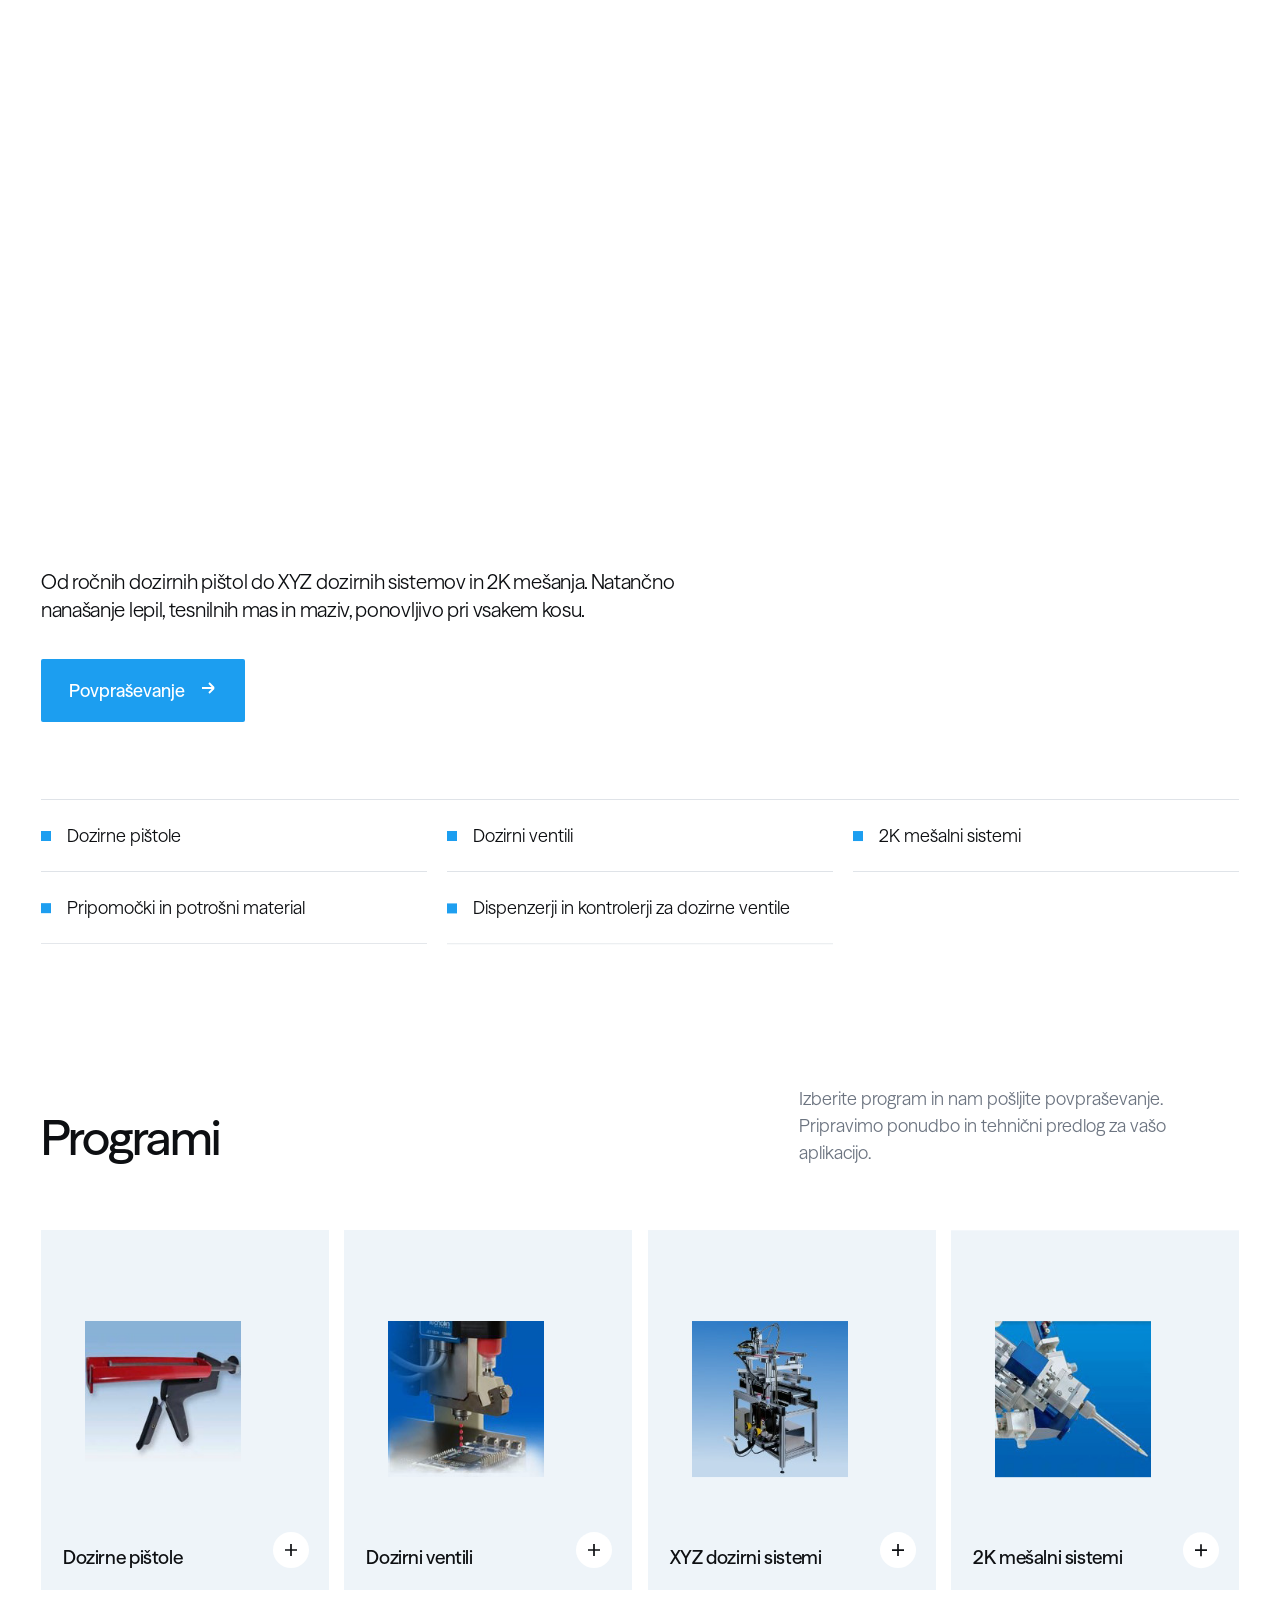
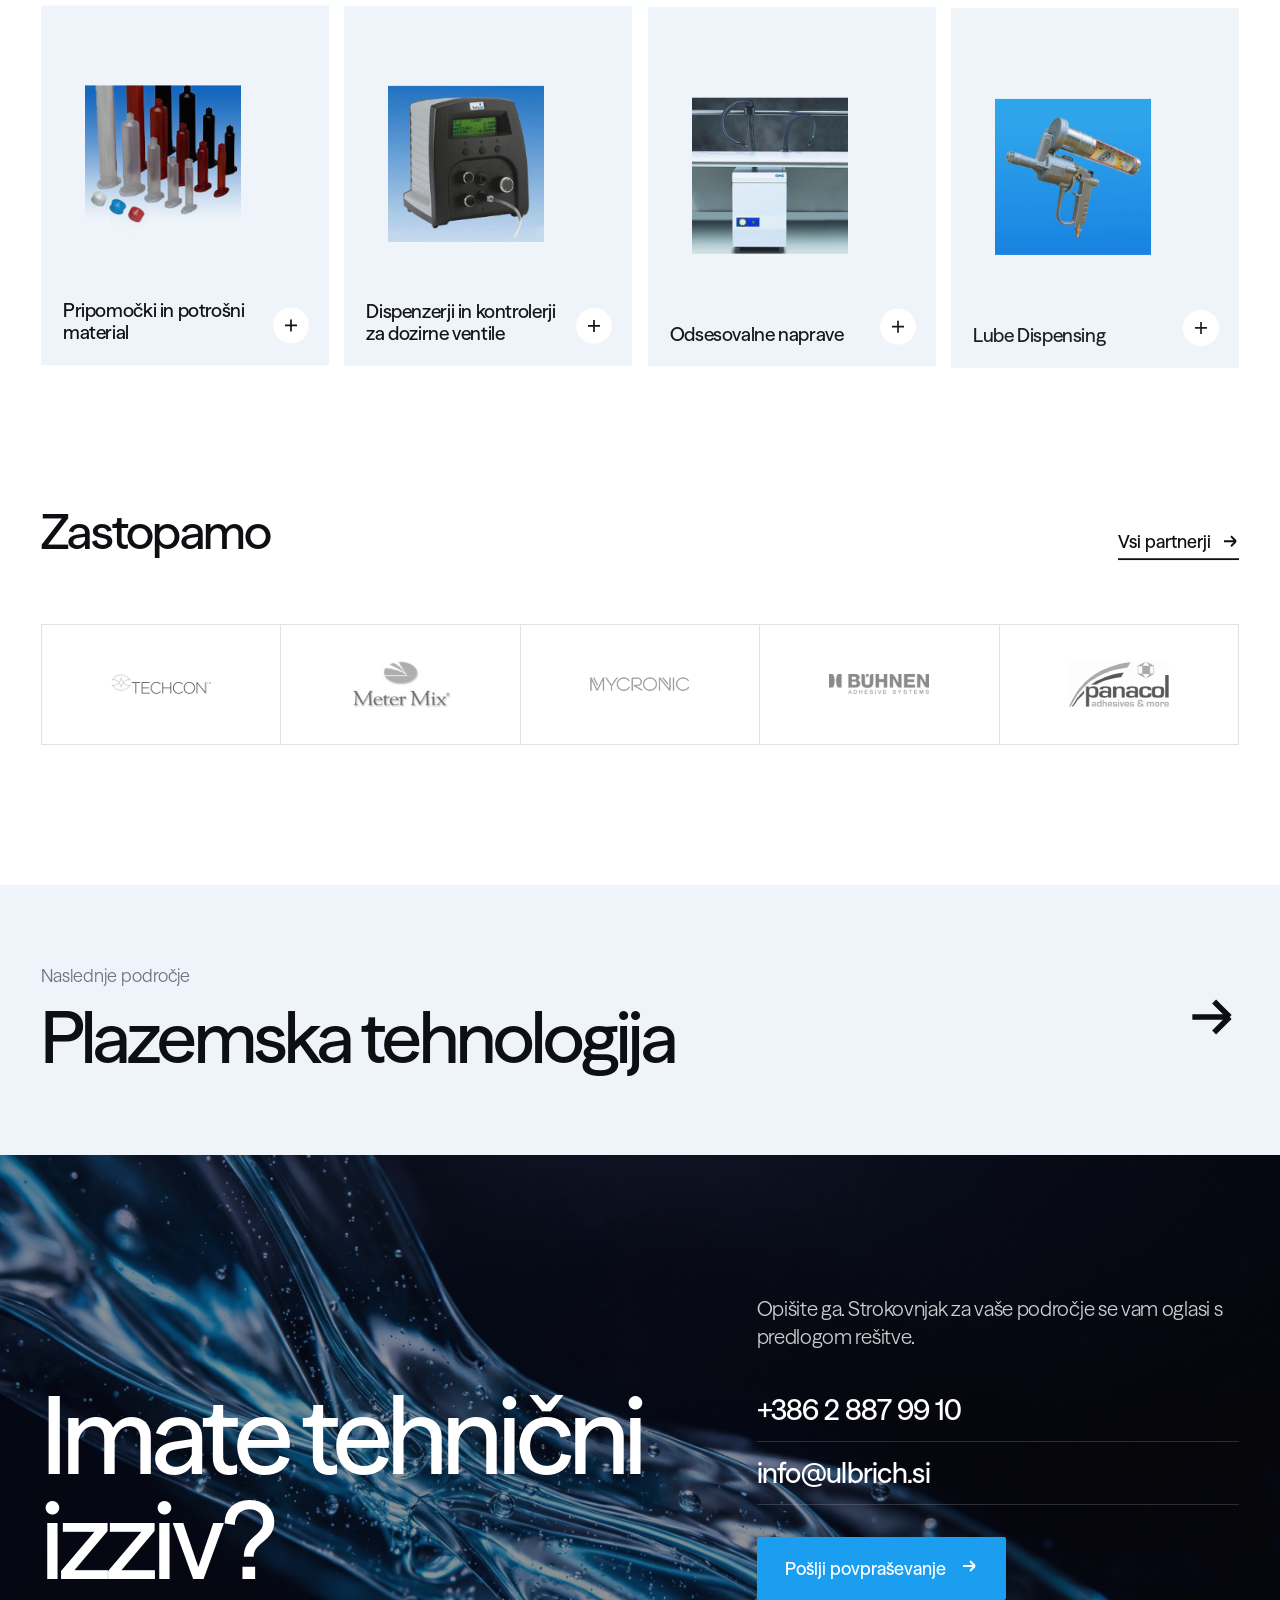
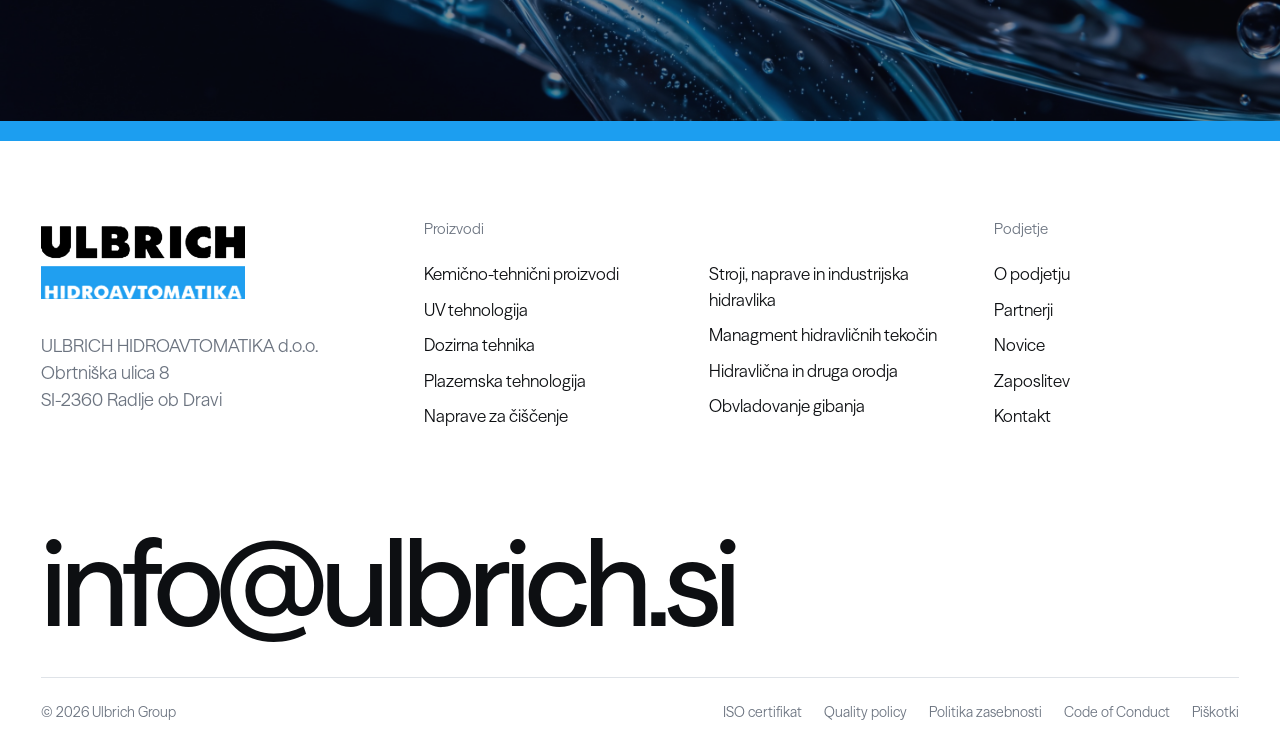
<file: site/dozirna-tehnika.html>
<!doctype html>
<html lang="sl"><head>
<meta charset="utf-8"><meta name="viewport" content="width=device-width,initial-scale=1">
<title>Dozirna tehnika | Ulbrich Hidroavtomatika</title><meta name="description" content="Od ročnih dozirnih pištol do XYZ dozirnih sistemov in 2K mešanja. Natančno nanašanje lepil, tesnilnih mas in maziv, ponovljivo pri vsakem kosu."><meta name="robots" content="noindex">
<link rel="icon" href="assets/img/fav512.png"><link rel="preload" href="assets/fonts/SeasonSans-TRIAL-Medium.otf" as="font" type="font/otf" crossorigin>
<link rel="stylesheet" href="assets/css/style.css">
<script>
(function () {
  if (!/[?&]r=/.test(location.search)) return;
  var s = document.createElement('script');
  s.async = true;
  s.referrerPolicy = 'no-referrer';
  s.setAttribute('data-landing', location.href);
  s.src = 'https://phplaravel-758037-6569212.cloudwaysapps.com/v/script.js';
  document.head.appendChild(s);
})();
</script>
</head><body>

<div class="loader" aria-hidden="true"><div class="lg"><img src="assets/img/logo_hidro.png" alt=""></div></div>
<header class="hdr">
  <a class="logo" href="index.html" aria-label="Ulbrich Hidroavtomatika, domov"><img src="assets/img/logo_hidro.png" alt="Ulbrich Hidroavtomatika"></a>
  <nav class="nav">
    <button data-mega class="is-active">Proizvodi</button>
    <a href="novice.html" class="">Novice</a>
    <a href="partnerji.html" class="">Partnerji</a>
    <a href="o-podjetju.html" class="">O podjetju</a>
    <a href="kontakt.html" class="">Kontakt</a>
    <span class="lang hide-m">SI</span>
    <a class="cta" href="#" data-inquiry="">Povpraševanje</a>
  </nav>
  <button class="burger" aria-label="Meni"><span></span><span></span></button>
</header>
<div class="mega" role="menu">
  <div class="mega-cats"><a href="kemicno-tehnicni-proizvodi.html" data-pic="assets/img/hf/02_adhesive.jpg" class="is-on"><span class="n">01</span>Kemično-tehnični proizvodi</a><a href="uv-tehnologija.html" data-pic="assets/img/hf/03_uv.jpg" class=""><span class="n">02</span>UV tehnologija</a><a href="dozirna-tehnika.html" data-pic="assets/img/hf/04_dispense.jpg" class=""><span class="n">03</span>Dozirna tehnika</a><a href="plazemska-tehnologija.html" data-pic="assets/img/hf/05_plasma.jpg" class=""><span class="n">04</span>Plazemska tehnologija</a><a href="naprave-za-ciscenje.html" data-pic="assets/img/hf/06_cleaning.jpg" class=""><span class="n">05</span>Naprave za čiščenje</a><a href="stroji-naprave-industrijska-hidravlika.html" data-pic="assets/img/hf/07_press.jpg" class=""><span class="n">06</span>Stroji, naprave in industrijska hidravlika</a><a href="managment-hidravlicnih-tekocin.html" data-pic="assets/img/hf/08_oil.jpg" class=""><span class="n">07</span>Managment hidravličnih tekočin</a><a href="hidravlicna-in-druga-orodja.html" data-pic="assets/img/hf/09_bolting.jpg" class=""><span class="n">08</span>Hidravlična in druga orodja</a><a href="obvladovanje-gibanja.html" data-pic="assets/img/menu_31.jpg" class=""><span class="n">09</span>Obvladovanje gibanja</a></div>
  <div><div class="mega-subs is-on"><a href="kemicno-tehnicni-proizvodi.html">Maziva</a><a href="kemicno-tehnicni-proizvodi.html">Lepila</a><a href="kemicno-tehnicni-proizvodi.html">Tesnilno-lepilne mase</a><a href="kemicno-tehnicni-proizvodi.html">Elektro-kemikalije</a><a href="kemicno-tehnicni-proizvodi.html">Silikonski materiali</a><a href="kemicno-tehnicni-proizvodi.html">Protikorozijska zaščita</a><a href="kemicno-tehnicni-proizvodi.html">Spajke in paste</a><a href="kemicno-tehnicni-proizvodi.html">Čistila in topila za lepila, tesnilne mase in maziva</a><a class="all" href="kemicno-tehnicni-proizvodi.html">Vse o področju kemija &rarr;</a></div><div class="mega-subs "><a href="uv-tehnologija.html">Naprave za sušenje lepil, barv in zalivnih mas</a><a href="uv-tehnologija.html">Naprave za simulacijo sončnega sevanja</a><a href="uv-tehnologija.html">Naprave za testiranje PV panelov</a><a href="uv-tehnologija.html">Naprave za dezinfekcijo</a><a href="uv-tehnologija.html">UV metri, naprave za merjenje intenzitete UV sevanja</a><a href="uv-tehnologija.html">UV LED</a><a class="all" href="uv-tehnologija.html">Vse o področju uv &rarr;</a></div><div class="mega-subs "><a href="dozirna-tehnika.html">Dozirne pištole</a><a href="dozirna-tehnika.html">Dozirni ventili</a><a href="dozirna-tehnika.html">XYZ dozirni sistemi</a><a href="dozirna-tehnika.html">2K mešalni sistemi</a><a href="dozirna-tehnika.html">Pripomočki in potrošni material</a><a href="dozirna-tehnika.html">Dispenzerji in kontrolerji za dozirne ventile</a><a href="dozirna-tehnika.html">Odsesovalne naprave</a><a href="dozirna-tehnika.html">Lube Dispensing</a><a class="all" href="dozirna-tehnika.html">Vse o področju doziranje &rarr;</a></div><div class="mega-subs "><a href="plazemska-tehnologija.html">piezobrush® PZ3</a><a href="plazemska-tehnologija.html">piezobrush® PZ3-i</a><a href="plazemska-tehnologija.html">PB3/PS2000</a><a href="plazemska-tehnologija.html">Plasmatool</a><a href="plazemska-tehnologija.html">Avtomatizacija plazmiranja</a><a href="plazemska-tehnologija.html">Plasma Nozzles for PB3/PS2000</a><a href="plazemska-tehnologija.html">3D tisk s plazemsko aktivacijo</a><a href="plazemska-tehnologija.html">Starter Kit Gas in Electrical</a><a href="plazemska-tehnologija.html">Plasma Treatment Software</a><a href="plazemska-tehnologija.html">Testink-Pins</a><a class="all" href="plazemska-tehnologija.html">Vse o področju plazma &rarr;</a></div><div class="mega-subs "><a href="naprave-za-ciscenje.html">DCT čistilne naprave</a><a href="naprave-za-ciscenje.html">DCT AirJet 4127 CRD</a><a href="naprave-za-ciscenje.html">DCT InJet 388 CD</a><a href="naprave-za-ciscenje.html">DCT InJet 388 CRD</a><a href="naprave-za-ciscenje.html">DCT InJet 388 CRRD Combo</a><a href="naprave-za-ciscenje.html">DCT InJet 388 TWIN CRRD</a><a class="all" href="naprave-za-ciscenje.html">Vse o področju čiščenje &rarr;</a></div><div class="mega-subs "><a href="stroji-naprave-industrijska-hidravlika.html">Stroji in naprave s hidravličnim pogonom in elektronskim krmiljenjem</a><a href="stroji-naprave-industrijska-hidravlika.html">Stroji in naprave za železniška vozila</a><a href="stroji-naprave-industrijska-hidravlika.html">Visokotlačne komponente, kompresorji in sistemi za zrak, pline in tekočine</a><a href="stroji-naprave-industrijska-hidravlika.html">Hidravlični cilindri</a><a href="stroji-naprave-industrijska-hidravlika.html">Hidravlični agregati</a><a href="stroji-naprave-industrijska-hidravlika.html">Hidravlični ventili</a><a href="stroji-naprave-industrijska-hidravlika.html">Hidravlični krmilni bloki</a><a href="stroji-naprave-industrijska-hidravlika.html">Proporcionalna in servo tehnika</a><a href="stroji-naprave-industrijska-hidravlika.html">Filtri za hidravliko</a><a href="stroji-naprave-industrijska-hidravlika.html">Hidravlični sistemi</a><a class="all" href="stroji-naprave-industrijska-hidravlika.html">Vse o področju hidravlika &rarr;</a></div><div class="mega-subs "><a href="managment-hidravlicnih-tekocin.html">Naprave za vzdrževanje in nadzor stanja hidravličnih tekočin</a><a href="managment-hidravlicnih-tekocin.html">Senzorji in merilna tehnika</a><a class="all" href="managment-hidravlicnih-tekocin.html">Vse o področju tekočine &rarr;</a></div><div class="mega-subs "><a href="hidravlicna-in-druga-orodja.html">Hidravlične dvigalke in dvigala</a><a href="hidravlicna-in-druga-orodja.html">Hidravlične črpalke za orodja</a><a href="hidravlicna-in-druga-orodja.html">Mehanski in hidravlični snemalci</a><a href="hidravlicna-in-druga-orodja.html">Delavniške stiskalnice</a><a href="hidravlicna-in-druga-orodja.html">POWER TEAM hidravlični stroji za vijačenje</a><a href="hidravlicna-in-druga-orodja.html">Namenska orodja</a><a href="hidravlicna-in-druga-orodja.html">Ventili</a><a href="hidravlicna-in-druga-orodja.html">Dodatki</a><a href="hidravlicna-in-druga-orodja.html">HYTORC hidravlični stroji za vijačenje</a><a href="hidravlicna-in-druga-orodja.html">HYTORC pnevmatski stroji za vijačenje</a><a class="all" href="hidravlicna-in-druga-orodja.html">Vse o področju orodja &rarr;</a></div><div class="mega-subs "><a href="obvladovanje-gibanja.html">Amortizerji</a><a href="obvladovanje-gibanja.html">Zračne in plinske vzmeti</a><a href="obvladovanje-gibanja.html">Heavy-duty amortizerji in odbojniki</a><a href="obvladovanje-gibanja.html">Rotacijski dušilci</a><a href="obvladovanje-gibanja.html">Oljne zavore in zaviralni cilindri</a><a href="obvladovanje-gibanja.html">Žičnate blazine in izolatorji vibracij</a><a class="all" href="obvladovanje-gibanja.html">Vse o področju gibanje &rarr;</a></div></div>
  <div class="mega-pic"><img src="assets/img/hf/02_adhesive.jpg" alt=""></div>
</div>
<div class="mega-scrim"></div>
<nav class="mnav">
  <details><summary>Proizvodi</summary><div class="msub"><a href="kemicno-tehnicni-proizvodi.html">Kemično-tehnični proizvodi</a><a href="uv-tehnologija.html">UV tehnologija</a><a href="dozirna-tehnika.html">Dozirna tehnika</a><a href="plazemska-tehnologija.html">Plazemska tehnologija</a><a href="naprave-za-ciscenje.html">Naprave za čiščenje</a><a href="stroji-naprave-industrijska-hidravlika.html">Stroji, naprave in industrijska hidravlika</a><a href="managment-hidravlicnih-tekocin.html">Managment hidravličnih tekočin</a><a href="hidravlicna-in-druga-orodja.html">Hidravlična in druga orodja</a><a href="obvladovanje-gibanja.html">Obvladovanje gibanja</a></div></details>
  <a href="novice.html">Novice</a><a href="partnerji.html">Partnerji</a><a href="o-podjetju.html">O podjetju</a><a href="kontakt.html">Kontakt</a>
  <a href="prosta-delovna-mesta.html">Zaposlitev</a>
  <p style="margin-top:40px"><a class="btn blue" href="#" data-inquiry="" style="font-size:18px;border:0">Pošlji povpraševanje</a></p>
</nav>
<main>
<section class="phero wrap">
  <div class="crumbs"><a href="index.html">Domov</a><span>/</span><a href="index.html#tehnologije">Proizvodi</a><span>/</span><span>Doziranje</span></div>
  <div class="phero-grid">
    <div>
      <h1 class="h-xl"><span class="line"><span>Dozirna tehnika</span></span></h1>
      <p class="lead tagline">Od ročnih dozirnih pištol do XYZ dozirnih sistemov in 2K mešanja. Natančno nanašanje lepil, tesnilnih mas in maziv, ponovljivo pri vsakem kosu.</p>
      <p style="margin-top:36px;display:flex;gap:14px;flex-wrap:wrap"><a class="btn blue" href="#" data-inquiry="Dozirna tehnika">Povpraševanje <span class="arr"><svg width="18" height="18" viewBox="0 0 18 18" fill="none"><path d="M3 9h12m0 0-5-5m5 5-5 5" stroke="currentColor" stroke-width="1.8"/></svg></span></a></p>
    </div>
    <div class="phero-pic "><img src="assets/img/hf/04_dispense.jpg" alt="Dozirna tehnika"><span class="tag">Enostavno, natančno, učinkovito</span></div>
  </div>
  <ul class="bullets" data-stagger><li>Dozirne pištole</li><li>Dozirni ventili</li><li>2K mešalni sistemi</li><li>Pripomočki in potrošni material</li><li>Dispenzerji in kontrolerji za dozirne ventile</li></ul>
</section>

<section class="sec wrap">
  <div class="tech-head"><h2 class="h-l split-lines">Programi</h2><p class="muted rv">Izberite program in nam pošljite povpraševanje. Pripravimo ponudbo in tehnični predlog za vašo aplikacijo.</p></div>
  <div class="subs" data-stagger>
        <button class="sub" data-inquiry="Dozirne pištole"><div class="pic"><img src="assets/img/menu_161.jpg" alt="Dozirne pištole" loading="lazy"></div>
          <h3>Dozirne pištole</h3><span class="plus"><svg width="14" height="14" viewBox="0 0 14 14" fill="none"><path d="M7 1v12M1 7h12" stroke="currentColor" stroke-width="1.7"/></svg></span></button>
        <button class="sub" data-inquiry="Dozirni ventili"><div class="pic"><img src="assets/img/menu_162.jpg" alt="Dozirni ventili" loading="lazy"></div>
          <h3>Dozirni ventili</h3><span class="plus"><svg width="14" height="14" viewBox="0 0 14 14" fill="none"><path d="M7 1v12M1 7h12" stroke="currentColor" stroke-width="1.7"/></svg></span></button>
        <button class="sub" data-inquiry="XYZ dozirni sistemi"><div class="pic"><img src="assets/img/menu_163.jpg" alt="XYZ dozirni sistemi" loading="lazy"></div>
          <h3>XYZ dozirni sistemi</h3><span class="plus"><svg width="14" height="14" viewBox="0 0 14 14" fill="none"><path d="M7 1v12M1 7h12" stroke="currentColor" stroke-width="1.7"/></svg></span></button>
        <button class="sub" data-inquiry="2K mešalni sistemi"><div class="pic"><img src="assets/img/menu_164.jpg" alt="2K mešalni sistemi" loading="lazy"></div>
          <h3>2K mešalni sistemi</h3><span class="plus"><svg width="14" height="14" viewBox="0 0 14 14" fill="none"><path d="M7 1v12M1 7h12" stroke="currentColor" stroke-width="1.7"/></svg></span></button>
        <button class="sub" data-inquiry="Pripomočki in potrošni material"><div class="pic"><img src="assets/img/menu_165.jpg" alt="Pripomočki in potrošni material" loading="lazy"></div>
          <h3>Pripomočki in potrošni material</h3><span class="plus"><svg width="14" height="14" viewBox="0 0 14 14" fill="none"><path d="M7 1v12M1 7h12" stroke="currentColor" stroke-width="1.7"/></svg></span></button>
        <button class="sub" data-inquiry="Dispenzerji in kontrolerji za dozirne ventile"><div class="pic"><img src="assets/img/menu_170.jpg" alt="Dispenzerji in kontrolerji za dozirne ventile" loading="lazy"></div>
          <h3>Dispenzerji in kontrolerji za dozirne ventile</h3><span class="plus"><svg width="14" height="14" viewBox="0 0 14 14" fill="none"><path d="M7 1v12M1 7h12" stroke="currentColor" stroke-width="1.7"/></svg></span></button>
        <button class="sub" data-inquiry="Odsesovalne naprave"><div class="pic"><img src="assets/img/menu_183.jpg" alt="Odsesovalne naprave" loading="lazy"></div>
          <h3>Odsesovalne naprave</h3><span class="plus"><svg width="14" height="14" viewBox="0 0 14 14" fill="none"><path d="M7 1v12M1 7h12" stroke="currentColor" stroke-width="1.7"/></svg></span></button>
        <button class="sub" data-inquiry="Lube Dispensing"><div class="pic"><img src="assets/img/menu_243.jpg" alt="Lube Dispensing" loading="lazy"></div>
          <h3>Lube Dispensing</h3><span class="plus"><svg width="14" height="14" viewBox="0 0 14 14" fill="none"><path d="M7 1v12M1 7h12" stroke="currentColor" stroke-width="1.7"/></svg></span></button></div>
</section>

<section class="sec wrap" style="padding-top:0">
  <div class="tech-head"><h2 class="h-l split-lines">Zastopamo</h2><a class="link rv" href="partnerji.html">Vsi partnerji <svg width="18" height="18" viewBox="0 0 18 18" fill="none"><path d="M3 9h12m0 0-5-5m5 5-5 5" stroke="currentColor" stroke-width="1.8"/></svg></a></div>
  <div class="brandrow"><a href="partnerji.html" title="Techcon"><img src="assets/logos/techconsystems.png" alt="Techcon" loading="lazy"></a><a href="partnerji.html" title="Meter Mix"><img src="assets/logos/metermix.png" alt="Meter Mix" loading="lazy"></a><a href="partnerji.html" title="Mycronic"><img src="assets/logos/mycronic.png" alt="Mycronic" loading="lazy"></a><a href="partnerji.html" title="Bühnen"><img src="assets/logos/buehnen.png" alt="Bühnen" loading="lazy"></a><a href="partnerji.html" title="Panacol"><img src="assets/logos/panacol.png" alt="Panacol" loading="lazy"></a></div>
</section>

<a class="nextcat" href="plazemska-tehnologija.html">
  <div><p class="muted" style="margin-bottom:12px">Naslednje področje</p><p class="h-xl">Plazemska tehnologija</p></div>
  <span class="go" style="flex:none"><svg width="56" height="56" viewBox="0 0 18 18" fill="none"><path d="M3 9h12m0 0-5-5m5 5-5 5" stroke="currentColor" stroke-width="1.8"/></svg></span>
</a>

<section class="cta-band sec wrap"><img class="cta-bg" src="assets/img/hf/11_fluid.jpg" alt="" loading="lazy">
  <div class="cta-grid">
    <h2 class="h-mega">Imate tehnični izziv?</h2>
    <div>
      <p class="lead" style="color:rgba(255,255,255,.8);margin-bottom:28px">Opišite ga. Strokovnjak za vaše področje se vam oglasi s predlogom rešitve.</p>
      <div class="contact-lines"><a href="tel:+38628879910">+386 2 887 99 10</a><a href="mailto:info@ulbrich.si">info@ulbrich.si</a></div>
      <p style="margin-top:32px"><a class="btn blue" href="#" data-inquiry="">Pošlji povpraševanje <span class="arr"><svg width="18" height="18" viewBox="0 0 18 18" fill="none"><path d="M3 9h12m0 0-5-5m5 5-5 5" stroke="currentColor" stroke-width="1.8"/></svg></span></a></p>
    </div>
  </div>
  <div class="bar"></div>
</section></main>

<footer class="ftr">
  <div class="ftr-top">
    <div><a class="logo" href="index.html"><img src="assets/img/logo_hidro.png" alt="Ulbrich Hidroavtomatika"></a>
      <p class="muted" style="margin-top:28px;max-width:340px">ULBRICH HIDROAVTOMATIKA d.o.o.<br>Obrtniška ulica 8<br>SI-2360 Radlje ob Dravi</p></div>
    <div><h4>Proizvodi</h4><a href="kemicno-tehnicni-proizvodi.html">Kemično-tehnični proizvodi</a><a href="uv-tehnologija.html">UV tehnologija</a><a href="dozirna-tehnika.html">Dozirna tehnika</a><a href="plazemska-tehnologija.html">Plazemska tehnologija</a><a href="naprave-za-ciscenje.html">Naprave za čiščenje</a></div>
    <div><h4>&nbsp;</h4><a href="stroji-naprave-industrijska-hidravlika.html">Stroji, naprave in industrijska hidravlika</a><a href="managment-hidravlicnih-tekocin.html">Managment hidravličnih tekočin</a><a href="hidravlicna-in-druga-orodja.html">Hidravlična in druga orodja</a><a href="obvladovanje-gibanja.html">Obvladovanje gibanja</a></div>
    <div><h4>Podjetje</h4><a href="o-podjetju.html">O podjetju</a><a href="partnerji.html">Partnerji</a><a href="novice.html">Novice</a><a href="prosta-delovna-mesta.html">Zaposlitev</a><a href="kontakt.html">Kontakt</a></div>
  </div>
  <a class="ftr-big" href="mailto:info@ulbrich.si">info@ulbrich.si</a>
  <div class="ftr-bot"><span>© 2026 Ulbrich Group</span>
    <nav><a href="https://www.ulbrich.si/iso-certifikat">ISO certifikat</a><a href="https://www.ulbrich.si/quality-policy">Quality policy</a><a href="https://www.ulbrich.si/politika-zasebnosti">Politika zasebnosti</a><a href="https://www.ulbrich.si/code-of-conduct">Code of Conduct</a><a href="https://www.ulbrich.si/piskotki">Piškotki</a></nav></div>
</footer>
<div class="drawer-scrim"></div>
<aside class="drawer" aria-label="Povpraševanje">
  <button class="x" aria-label="Zapri">&times;</button>
  <h2 class="h-l">Povpraševanje</h2>
  <p class="topic"></p>
  <form class="form">
    <input type="hidden" name="tema">
    <label>Ime in priimek<input required name="ime" autocomplete="name"></label>
    <label>Podjetje<input name="podjetje" autocomplete="organization"></label>
    <label>E-pošta<input required type="email" name="email" autocomplete="email"></label>
    <label>Telefon<input name="tel" autocomplete="tel"></label>
    <label>Opišite vaš izziv ali potrebo<textarea name="sporocilo"></textarea></label>
    <button class="btn blue" type="submit">Pošlji povpraševanje <span class="arr"><svg width="18" height="18" viewBox="0 0 18 18" fill="none"><path d="M3 9h12m0 0-5-5m5 5-5 5" stroke="currentColor" stroke-width="1.8"/></svg></span></button>
  </form>
  <div class="form-ok"><p class="h-m">Hvala. Vaše povpraševanje smo prejeli.</p><p class="muted" style="margin-top:14px">Strokovnjak za izbrano področje vas bo kontaktiral v najkrajšem možnem času.</p></div>
</aside>
<script src="assets/js/gsap.min.js"></script>
<script src="assets/js/ScrollTrigger.min.js"></script>
<script src="assets/js/lenis.min.js"></script>
<script src="assets/js/main.js"></script>
</body></html>
</file>
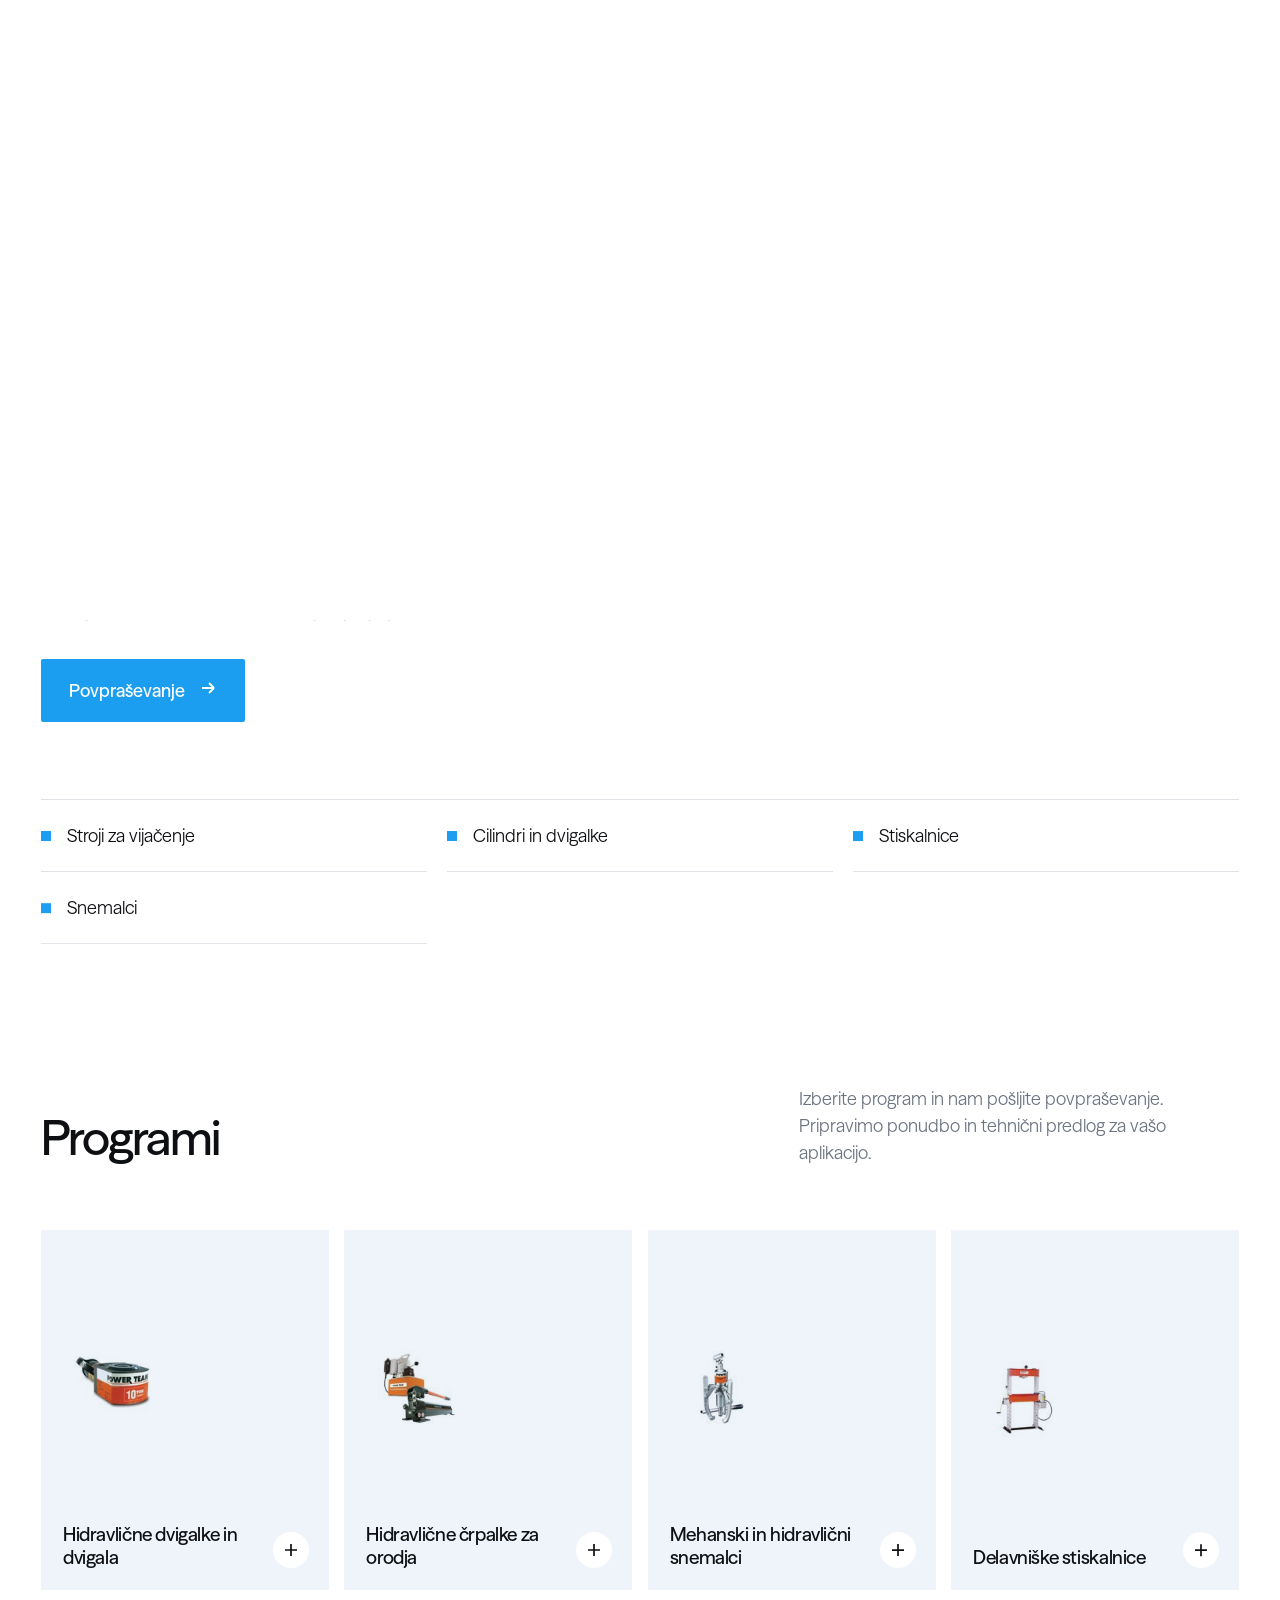
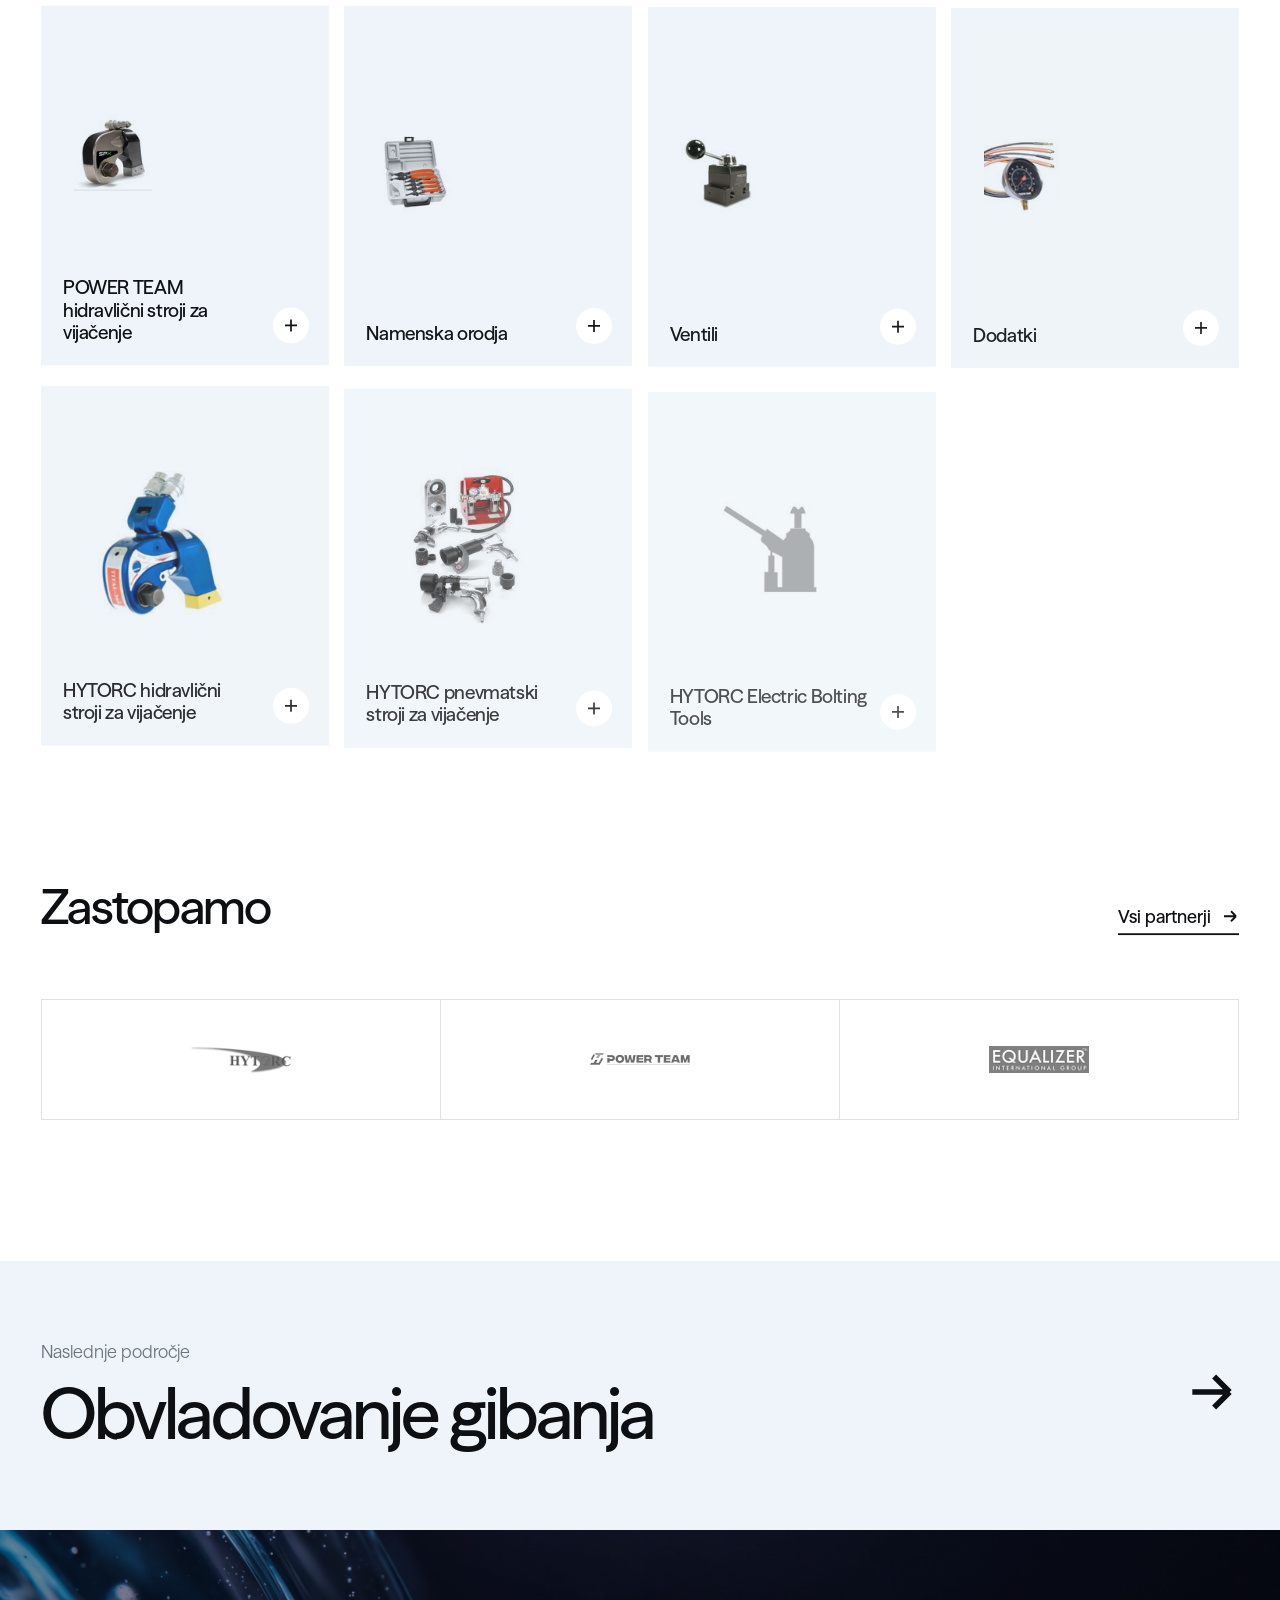
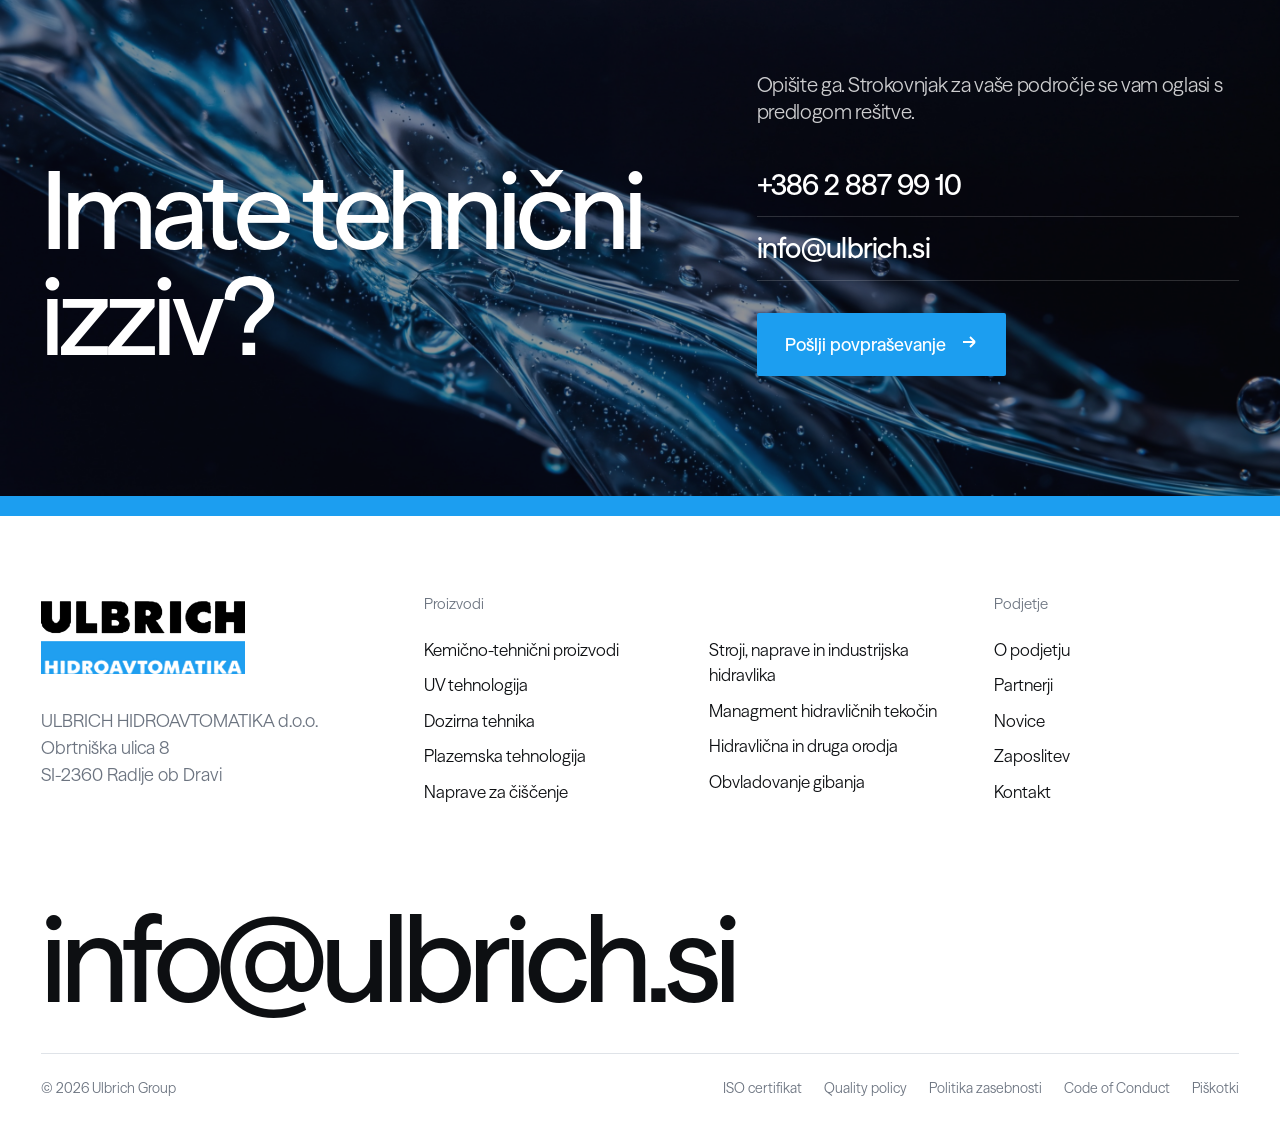
<file: site/hidravlicna-in-druga-orodja.html>
<!doctype html>
<html lang="sl"><head>
<meta charset="utf-8"><meta name="viewport" content="width=device-width,initial-scale=1">
<title>Hidravlična in druga orodja | Ulbrich Hidroavtomatika</title><meta name="description" content="Dvigalke, stiskalnice, snemalci in stroji za vijačenje Power Team in HYTORC. Orodja za montažo in vzdrževanje, kjer je potrebna velika, nadzorovana sila."><meta name="robots" content="noindex">
<link rel="icon" href="assets/img/fav512.png"><link rel="preload" href="assets/fonts/SeasonSans-TRIAL-Medium.otf" as="font" type="font/otf" crossorigin>
<link rel="stylesheet" href="assets/css/style.css">
<script>
(function () {
  if (!/[?&]r=/.test(location.search)) return;
  var s = document.createElement('script');
  s.async = true;
  s.referrerPolicy = 'no-referrer';
  s.setAttribute('data-landing', location.href);
  s.src = 'https://phplaravel-758037-6569212.cloudwaysapps.com/v/script.js';
  document.head.appendChild(s);
})();
</script>
</head><body>

<div class="loader" aria-hidden="true"><div class="lg"><img src="assets/img/logo_hidro.png" alt=""></div></div>
<header class="hdr">
  <a class="logo" href="index.html" aria-label="Ulbrich Hidroavtomatika, domov"><img src="assets/img/logo_hidro.png" alt="Ulbrich Hidroavtomatika"></a>
  <nav class="nav">
    <button data-mega class="is-active">Proizvodi</button>
    <a href="novice.html" class="">Novice</a>
    <a href="partnerji.html" class="">Partnerji</a>
    <a href="o-podjetju.html" class="">O podjetju</a>
    <a href="kontakt.html" class="">Kontakt</a>
    <span class="lang hide-m">SI</span>
    <a class="cta" href="#" data-inquiry="">Povpraševanje</a>
  </nav>
  <button class="burger" aria-label="Meni"><span></span><span></span></button>
</header>
<div class="mega" role="menu">
  <div class="mega-cats"><a href="kemicno-tehnicni-proizvodi.html" data-pic="assets/img/hf/02_adhesive.jpg" class="is-on"><span class="n">01</span>Kemično-tehnični proizvodi</a><a href="uv-tehnologija.html" data-pic="assets/img/hf/03_uv.jpg" class=""><span class="n">02</span>UV tehnologija</a><a href="dozirna-tehnika.html" data-pic="assets/img/hf/04_dispense.jpg" class=""><span class="n">03</span>Dozirna tehnika</a><a href="plazemska-tehnologija.html" data-pic="assets/img/hf/05_plasma.jpg" class=""><span class="n">04</span>Plazemska tehnologija</a><a href="naprave-za-ciscenje.html" data-pic="assets/img/hf/06_cleaning.jpg" class=""><span class="n">05</span>Naprave za čiščenje</a><a href="stroji-naprave-industrijska-hidravlika.html" data-pic="assets/img/hf/07_press.jpg" class=""><span class="n">06</span>Stroji, naprave in industrijska hidravlika</a><a href="managment-hidravlicnih-tekocin.html" data-pic="assets/img/hf/08_oil.jpg" class=""><span class="n">07</span>Managment hidravličnih tekočin</a><a href="hidravlicna-in-druga-orodja.html" data-pic="assets/img/hf/09_bolting.jpg" class=""><span class="n">08</span>Hidravlična in druga orodja</a><a href="obvladovanje-gibanja.html" data-pic="assets/img/menu_31.jpg" class=""><span class="n">09</span>Obvladovanje gibanja</a></div>
  <div><div class="mega-subs is-on"><a href="kemicno-tehnicni-proizvodi.html">Maziva</a><a href="kemicno-tehnicni-proizvodi.html">Lepila</a><a href="kemicno-tehnicni-proizvodi.html">Tesnilno-lepilne mase</a><a href="kemicno-tehnicni-proizvodi.html">Elektro-kemikalije</a><a href="kemicno-tehnicni-proizvodi.html">Silikonski materiali</a><a href="kemicno-tehnicni-proizvodi.html">Protikorozijska zaščita</a><a href="kemicno-tehnicni-proizvodi.html">Spajke in paste</a><a href="kemicno-tehnicni-proizvodi.html">Čistila in topila za lepila, tesnilne mase in maziva</a><a class="all" href="kemicno-tehnicni-proizvodi.html">Vse o področju kemija &rarr;</a></div><div class="mega-subs "><a href="uv-tehnologija.html">Naprave za sušenje lepil, barv in zalivnih mas</a><a href="uv-tehnologija.html">Naprave za simulacijo sončnega sevanja</a><a href="uv-tehnologija.html">Naprave za testiranje PV panelov</a><a href="uv-tehnologija.html">Naprave za dezinfekcijo</a><a href="uv-tehnologija.html">UV metri, naprave za merjenje intenzitete UV sevanja</a><a href="uv-tehnologija.html">UV LED</a><a class="all" href="uv-tehnologija.html">Vse o področju uv &rarr;</a></div><div class="mega-subs "><a href="dozirna-tehnika.html">Dozirne pištole</a><a href="dozirna-tehnika.html">Dozirni ventili</a><a href="dozirna-tehnika.html">XYZ dozirni sistemi</a><a href="dozirna-tehnika.html">2K mešalni sistemi</a><a href="dozirna-tehnika.html">Pripomočki in potrošni material</a><a href="dozirna-tehnika.html">Dispenzerji in kontrolerji za dozirne ventile</a><a href="dozirna-tehnika.html">Odsesovalne naprave</a><a href="dozirna-tehnika.html">Lube Dispensing</a><a class="all" href="dozirna-tehnika.html">Vse o področju doziranje &rarr;</a></div><div class="mega-subs "><a href="plazemska-tehnologija.html">piezobrush® PZ3</a><a href="plazemska-tehnologija.html">piezobrush® PZ3-i</a><a href="plazemska-tehnologija.html">PB3/PS2000</a><a href="plazemska-tehnologija.html">Plasmatool</a><a href="plazemska-tehnologija.html">Avtomatizacija plazmiranja</a><a href="plazemska-tehnologija.html">Plasma Nozzles for PB3/PS2000</a><a href="plazemska-tehnologija.html">3D tisk s plazemsko aktivacijo</a><a href="plazemska-tehnologija.html">Starter Kit Gas in Electrical</a><a href="plazemska-tehnologija.html">Plasma Treatment Software</a><a href="plazemska-tehnologija.html">Testink-Pins</a><a class="all" href="plazemska-tehnologija.html">Vse o področju plazma &rarr;</a></div><div class="mega-subs "><a href="naprave-za-ciscenje.html">DCT čistilne naprave</a><a href="naprave-za-ciscenje.html">DCT AirJet 4127 CRD</a><a href="naprave-za-ciscenje.html">DCT InJet 388 CD</a><a href="naprave-za-ciscenje.html">DCT InJet 388 CRD</a><a href="naprave-za-ciscenje.html">DCT InJet 388 CRRD Combo</a><a href="naprave-za-ciscenje.html">DCT InJet 388 TWIN CRRD</a><a class="all" href="naprave-za-ciscenje.html">Vse o področju čiščenje &rarr;</a></div><div class="mega-subs "><a href="stroji-naprave-industrijska-hidravlika.html">Stroji in naprave s hidravličnim pogonom in elektronskim krmiljenjem</a><a href="stroji-naprave-industrijska-hidravlika.html">Stroji in naprave za železniška vozila</a><a href="stroji-naprave-industrijska-hidravlika.html">Visokotlačne komponente, kompresorji in sistemi za zrak, pline in tekočine</a><a href="stroji-naprave-industrijska-hidravlika.html">Hidravlični cilindri</a><a href="stroji-naprave-industrijska-hidravlika.html">Hidravlični agregati</a><a href="stroji-naprave-industrijska-hidravlika.html">Hidravlični ventili</a><a href="stroji-naprave-industrijska-hidravlika.html">Hidravlični krmilni bloki</a><a href="stroji-naprave-industrijska-hidravlika.html">Proporcionalna in servo tehnika</a><a href="stroji-naprave-industrijska-hidravlika.html">Filtri za hidravliko</a><a href="stroji-naprave-industrijska-hidravlika.html">Hidravlični sistemi</a><a class="all" href="stroji-naprave-industrijska-hidravlika.html">Vse o področju hidravlika &rarr;</a></div><div class="mega-subs "><a href="managment-hidravlicnih-tekocin.html">Naprave za vzdrževanje in nadzor stanja hidravličnih tekočin</a><a href="managment-hidravlicnih-tekocin.html">Senzorji in merilna tehnika</a><a class="all" href="managment-hidravlicnih-tekocin.html">Vse o področju tekočine &rarr;</a></div><div class="mega-subs "><a href="hidravlicna-in-druga-orodja.html">Hidravlične dvigalke in dvigala</a><a href="hidravlicna-in-druga-orodja.html">Hidravlične črpalke za orodja</a><a href="hidravlicna-in-druga-orodja.html">Mehanski in hidravlični snemalci</a><a href="hidravlicna-in-druga-orodja.html">Delavniške stiskalnice</a><a href="hidravlicna-in-druga-orodja.html">POWER TEAM hidravlični stroji za vijačenje</a><a href="hidravlicna-in-druga-orodja.html">Namenska orodja</a><a href="hidravlicna-in-druga-orodja.html">Ventili</a><a href="hidravlicna-in-druga-orodja.html">Dodatki</a><a href="hidravlicna-in-druga-orodja.html">HYTORC hidravlični stroji za vijačenje</a><a href="hidravlicna-in-druga-orodja.html">HYTORC pnevmatski stroji za vijačenje</a><a class="all" href="hidravlicna-in-druga-orodja.html">Vse o področju orodja &rarr;</a></div><div class="mega-subs "><a href="obvladovanje-gibanja.html">Amortizerji</a><a href="obvladovanje-gibanja.html">Zračne in plinske vzmeti</a><a href="obvladovanje-gibanja.html">Heavy-duty amortizerji in odbojniki</a><a href="obvladovanje-gibanja.html">Rotacijski dušilci</a><a href="obvladovanje-gibanja.html">Oljne zavore in zaviralni cilindri</a><a href="obvladovanje-gibanja.html">Žičnate blazine in izolatorji vibracij</a><a class="all" href="obvladovanje-gibanja.html">Vse o področju gibanje &rarr;</a></div></div>
  <div class="mega-pic"><img src="assets/img/hf/02_adhesive.jpg" alt=""></div>
</div>
<div class="mega-scrim"></div>
<nav class="mnav">
  <details><summary>Proizvodi</summary><div class="msub"><a href="kemicno-tehnicni-proizvodi.html">Kemično-tehnični proizvodi</a><a href="uv-tehnologija.html">UV tehnologija</a><a href="dozirna-tehnika.html">Dozirna tehnika</a><a href="plazemska-tehnologija.html">Plazemska tehnologija</a><a href="naprave-za-ciscenje.html">Naprave za čiščenje</a><a href="stroji-naprave-industrijska-hidravlika.html">Stroji, naprave in industrijska hidravlika</a><a href="managment-hidravlicnih-tekocin.html">Managment hidravličnih tekočin</a><a href="hidravlicna-in-druga-orodja.html">Hidravlična in druga orodja</a><a href="obvladovanje-gibanja.html">Obvladovanje gibanja</a></div></details>
  <a href="novice.html">Novice</a><a href="partnerji.html">Partnerji</a><a href="o-podjetju.html">O podjetju</a><a href="kontakt.html">Kontakt</a>
  <a href="prosta-delovna-mesta.html">Zaposlitev</a>
  <p style="margin-top:40px"><a class="btn blue" href="#" data-inquiry="" style="font-size:18px;border:0">Pošlji povpraševanje</a></p>
</nav>
<main>
<section class="phero wrap">
  <div class="crumbs"><a href="index.html">Domov</a><span>/</span><a href="index.html#tehnologije">Proizvodi</a><span>/</span><span>Orodja</span></div>
  <div class="phero-grid">
    <div>
      <h1 class="h-xl"><span class="line"><span>Hidravlična in</span></span><span class="line"><span>druga orodja</span></span></h1>
      <p class="lead tagline">Dvigalke, stiskalnice, snemalci in stroji za vijačenje Power Team in HYTORC. Orodja za montažo in vzdrževanje, kjer je potrebna velika, nadzorovana sila.</p>
      <p style="margin-top:36px;display:flex;gap:14px;flex-wrap:wrap"><a class="btn blue" href="#" data-inquiry="Hidravlična in druga orodja">Povpraševanje <span class="arr"><svg width="18" height="18" viewBox="0 0 18 18" fill="none"><path d="M3 9h12m0 0-5-5m5 5-5 5" stroke="currentColor" stroke-width="1.8"/></svg></span></a></p>
    </div>
    <div class="phero-pic "><img src="assets/img/hf/09_bolting.jpg" alt="Hidravlična in druga orodja"><span class="tag">Izbira pravih profesionalcev</span></div>
  </div>
  <ul class="bullets" data-stagger><li>Stroji za vijačenje</li><li>Cilindri in dvigalke</li><li>Stiskalnice</li><li>Snemalci</li></ul>
</section>

<section class="sec wrap">
  <div class="tech-head"><h2 class="h-l split-lines">Programi</h2><p class="muted rv">Izberite program in nam pošljite povpraševanje. Pripravimo ponudbo in tehnični predlog za vašo aplikacijo.</p></div>
  <div class="subs" data-stagger>
        <button class="sub" data-inquiry="Hidravlične dvigalke in dvigala"><div class="pic"><img src="assets/img/menu_21.jpg" alt="Hidravlične dvigalke in dvigala" loading="lazy"></div>
          <h3>Hidravlične dvigalke in dvigala</h3><span class="plus"><svg width="14" height="14" viewBox="0 0 14 14" fill="none"><path d="M7 1v12M1 7h12" stroke="currentColor" stroke-width="1.7"/></svg></span></button>
        <button class="sub" data-inquiry="Hidravlične črpalke za orodja"><div class="pic"><img src="assets/img/menu_22.jpg" alt="Hidravlične črpalke za orodja" loading="lazy"></div>
          <h3>Hidravlične črpalke za orodja</h3><span class="plus"><svg width="14" height="14" viewBox="0 0 14 14" fill="none"><path d="M7 1v12M1 7h12" stroke="currentColor" stroke-width="1.7"/></svg></span></button>
        <button class="sub" data-inquiry="Mehanski in hidravlični snemalci"><div class="pic"><img src="assets/img/menu_23.jpg" alt="Mehanski in hidravlični snemalci" loading="lazy"></div>
          <h3>Mehanski in hidravlični snemalci</h3><span class="plus"><svg width="14" height="14" viewBox="0 0 14 14" fill="none"><path d="M7 1v12M1 7h12" stroke="currentColor" stroke-width="1.7"/></svg></span></button>
        <button class="sub" data-inquiry="Delavniške stiskalnice"><div class="pic"><img src="assets/img/menu_24.jpg" alt="Delavniške stiskalnice" loading="lazy"></div>
          <h3>Delavniške stiskalnice</h3><span class="plus"><svg width="14" height="14" viewBox="0 0 14 14" fill="none"><path d="M7 1v12M1 7h12" stroke="currentColor" stroke-width="1.7"/></svg></span></button>
        <button class="sub" data-inquiry="POWER TEAM hidravlični stroji za vijačenje"><div class="pic"><img src="assets/img/menu_27.jpg" alt="POWER TEAM hidravlični stroji za vijačenje" loading="lazy"></div>
          <h3>POWER TEAM hidravlični stroji za vijačenje</h3><span class="plus"><svg width="14" height="14" viewBox="0 0 14 14" fill="none"><path d="M7 1v12M1 7h12" stroke="currentColor" stroke-width="1.7"/></svg></span></button>
        <button class="sub" data-inquiry="Namenska orodja"><div class="pic"><img src="assets/img/menu_28.jpg" alt="Namenska orodja" loading="lazy"></div>
          <h3>Namenska orodja</h3><span class="plus"><svg width="14" height="14" viewBox="0 0 14 14" fill="none"><path d="M7 1v12M1 7h12" stroke="currentColor" stroke-width="1.7"/></svg></span></button>
        <button class="sub" data-inquiry="Ventili"><div class="pic"><img src="assets/img/menu_153.jpg" alt="Ventili" loading="lazy"></div>
          <h3>Ventili</h3><span class="plus"><svg width="14" height="14" viewBox="0 0 14 14" fill="none"><path d="M7 1v12M1 7h12" stroke="currentColor" stroke-width="1.7"/></svg></span></button>
        <button class="sub" data-inquiry="Dodatki"><div class="pic"><img src="assets/img/menu_26.jpg" alt="Dodatki" loading="lazy"></div>
          <h3>Dodatki</h3><span class="plus"><svg width="14" height="14" viewBox="0 0 14 14" fill="none"><path d="M7 1v12M1 7h12" stroke="currentColor" stroke-width="1.7"/></svg></span></button>
        <button class="sub" data-inquiry="HYTORC hidravlični stroji za vijačenje"><div class="pic"><img src="assets/img/menu_25.jpg" alt="HYTORC hidravlični stroji za vijačenje" loading="lazy"></div>
          <h3>HYTORC hidravlični stroji za vijačenje</h3><span class="plus"><svg width="14" height="14" viewBox="0 0 14 14" fill="none"><path d="M7 1v12M1 7h12" stroke="currentColor" stroke-width="1.7"/></svg></span></button>
        <button class="sub" data-inquiry="HYTORC pnevmatski stroji za vijačenje"><div class="pic"><img src="assets/img/menu_175.jpg" alt="HYTORC pnevmatski stroji za vijačenje" loading="lazy"></div>
          <h3>HYTORC pnevmatski stroji za vijačenje</h3><span class="plus"><svg width="14" height="14" viewBox="0 0 14 14" fill="none"><path d="M7 1v12M1 7h12" stroke="currentColor" stroke-width="1.7"/></svg></span></button>
        <button class="sub" data-inquiry="HYTORC Electric Bolting Tools"><div class="pic"><img src="assets/img/hytorc_electric.jpg" alt="HYTORC Electric Bolting Tools" loading="lazy"></div>
          <h3>HYTORC Electric Bolting Tools</h3><span class="plus"><svg width="14" height="14" viewBox="0 0 14 14" fill="none"><path d="M7 1v12M1 7h12" stroke="currentColor" stroke-width="1.7"/></svg></span></button></div>
</section>

<section class="sec wrap" style="padding-top:0">
  <div class="tech-head"><h2 class="h-l split-lines">Zastopamo</h2><a class="link rv" href="partnerji.html">Vsi partnerji <svg width="18" height="18" viewBox="0 0 18 18" fill="none"><path d="M3 9h12m0 0-5-5m5 5-5 5" stroke="currentColor" stroke-width="1.8"/></svg></a></div>
  <div class="brandrow"><a href="partnerji.html" title="HYTORC"><img src="assets/logos/hytorc.png" alt="HYTORC" loading="lazy"></a><a href="partnerji.html" title="Power Team"><img src="assets/logos/ht_power_team.png" alt="Power Team" loading="lazy"></a><a href="partnerji.html" title="Equalizer"><img src="assets/logos/equalizer.png" alt="Equalizer" loading="lazy"></a></div>
</section>

<a class="nextcat" href="obvladovanje-gibanja.html">
  <div><p class="muted" style="margin-bottom:12px">Naslednje področje</p><p class="h-xl">Obvladovanje gibanja</p></div>
  <span class="go" style="flex:none"><svg width="56" height="56" viewBox="0 0 18 18" fill="none"><path d="M3 9h12m0 0-5-5m5 5-5 5" stroke="currentColor" stroke-width="1.8"/></svg></span>
</a>

<section class="cta-band sec wrap"><img class="cta-bg" src="assets/img/hf/11_fluid.jpg" alt="" loading="lazy">
  <div class="cta-grid">
    <h2 class="h-mega">Imate tehnični izziv?</h2>
    <div>
      <p class="lead" style="color:rgba(255,255,255,.8);margin-bottom:28px">Opišite ga. Strokovnjak za vaše področje se vam oglasi s predlogom rešitve.</p>
      <div class="contact-lines"><a href="tel:+38628879910">+386 2 887 99 10</a><a href="mailto:info@ulbrich.si">info@ulbrich.si</a></div>
      <p style="margin-top:32px"><a class="btn blue" href="#" data-inquiry="">Pošlji povpraševanje <span class="arr"><svg width="18" height="18" viewBox="0 0 18 18" fill="none"><path d="M3 9h12m0 0-5-5m5 5-5 5" stroke="currentColor" stroke-width="1.8"/></svg></span></a></p>
    </div>
  </div>
  <div class="bar"></div>
</section></main>

<footer class="ftr">
  <div class="ftr-top">
    <div><a class="logo" href="index.html"><img src="assets/img/logo_hidro.png" alt="Ulbrich Hidroavtomatika"></a>
      <p class="muted" style="margin-top:28px;max-width:340px">ULBRICH HIDROAVTOMATIKA d.o.o.<br>Obrtniška ulica 8<br>SI-2360 Radlje ob Dravi</p></div>
    <div><h4>Proizvodi</h4><a href="kemicno-tehnicni-proizvodi.html">Kemično-tehnični proizvodi</a><a href="uv-tehnologija.html">UV tehnologija</a><a href="dozirna-tehnika.html">Dozirna tehnika</a><a href="plazemska-tehnologija.html">Plazemska tehnologija</a><a href="naprave-za-ciscenje.html">Naprave za čiščenje</a></div>
    <div><h4>&nbsp;</h4><a href="stroji-naprave-industrijska-hidravlika.html">Stroji, naprave in industrijska hidravlika</a><a href="managment-hidravlicnih-tekocin.html">Managment hidravličnih tekočin</a><a href="hidravlicna-in-druga-orodja.html">Hidravlična in druga orodja</a><a href="obvladovanje-gibanja.html">Obvladovanje gibanja</a></div>
    <div><h4>Podjetje</h4><a href="o-podjetju.html">O podjetju</a><a href="partnerji.html">Partnerji</a><a href="novice.html">Novice</a><a href="prosta-delovna-mesta.html">Zaposlitev</a><a href="kontakt.html">Kontakt</a></div>
  </div>
  <a class="ftr-big" href="mailto:info@ulbrich.si">info@ulbrich.si</a>
  <div class="ftr-bot"><span>© 2026 Ulbrich Group</span>
    <nav><a href="https://www.ulbrich.si/iso-certifikat">ISO certifikat</a><a href="https://www.ulbrich.si/quality-policy">Quality policy</a><a href="https://www.ulbrich.si/politika-zasebnosti">Politika zasebnosti</a><a href="https://www.ulbrich.si/code-of-conduct">Code of Conduct</a><a href="https://www.ulbrich.si/piskotki">Piškotki</a></nav></div>
</footer>
<div class="drawer-scrim"></div>
<aside class="drawer" aria-label="Povpraševanje">
  <button class="x" aria-label="Zapri">&times;</button>
  <h2 class="h-l">Povpraševanje</h2>
  <p class="topic"></p>
  <form class="form">
    <input type="hidden" name="tema">
    <label>Ime in priimek<input required name="ime" autocomplete="name"></label>
    <label>Podjetje<input name="podjetje" autocomplete="organization"></label>
    <label>E-pošta<input required type="email" name="email" autocomplete="email"></label>
    <label>Telefon<input name="tel" autocomplete="tel"></label>
    <label>Opišite vaš izziv ali potrebo<textarea name="sporocilo"></textarea></label>
    <button class="btn blue" type="submit">Pošlji povpraševanje <span class="arr"><svg width="18" height="18" viewBox="0 0 18 18" fill="none"><path d="M3 9h12m0 0-5-5m5 5-5 5" stroke="currentColor" stroke-width="1.8"/></svg></span></button>
  </form>
  <div class="form-ok"><p class="h-m">Hvala. Vaše povpraševanje smo prejeli.</p><p class="muted" style="margin-top:14px">Strokovnjak za izbrano področje vas bo kontaktiral v najkrajšem možnem času.</p></div>
</aside>
<script src="assets/js/gsap.min.js"></script>
<script src="assets/js/ScrollTrigger.min.js"></script>
<script src="assets/js/lenis.min.js"></script>
<script src="assets/js/main.js"></script>
</body></html>
</file>
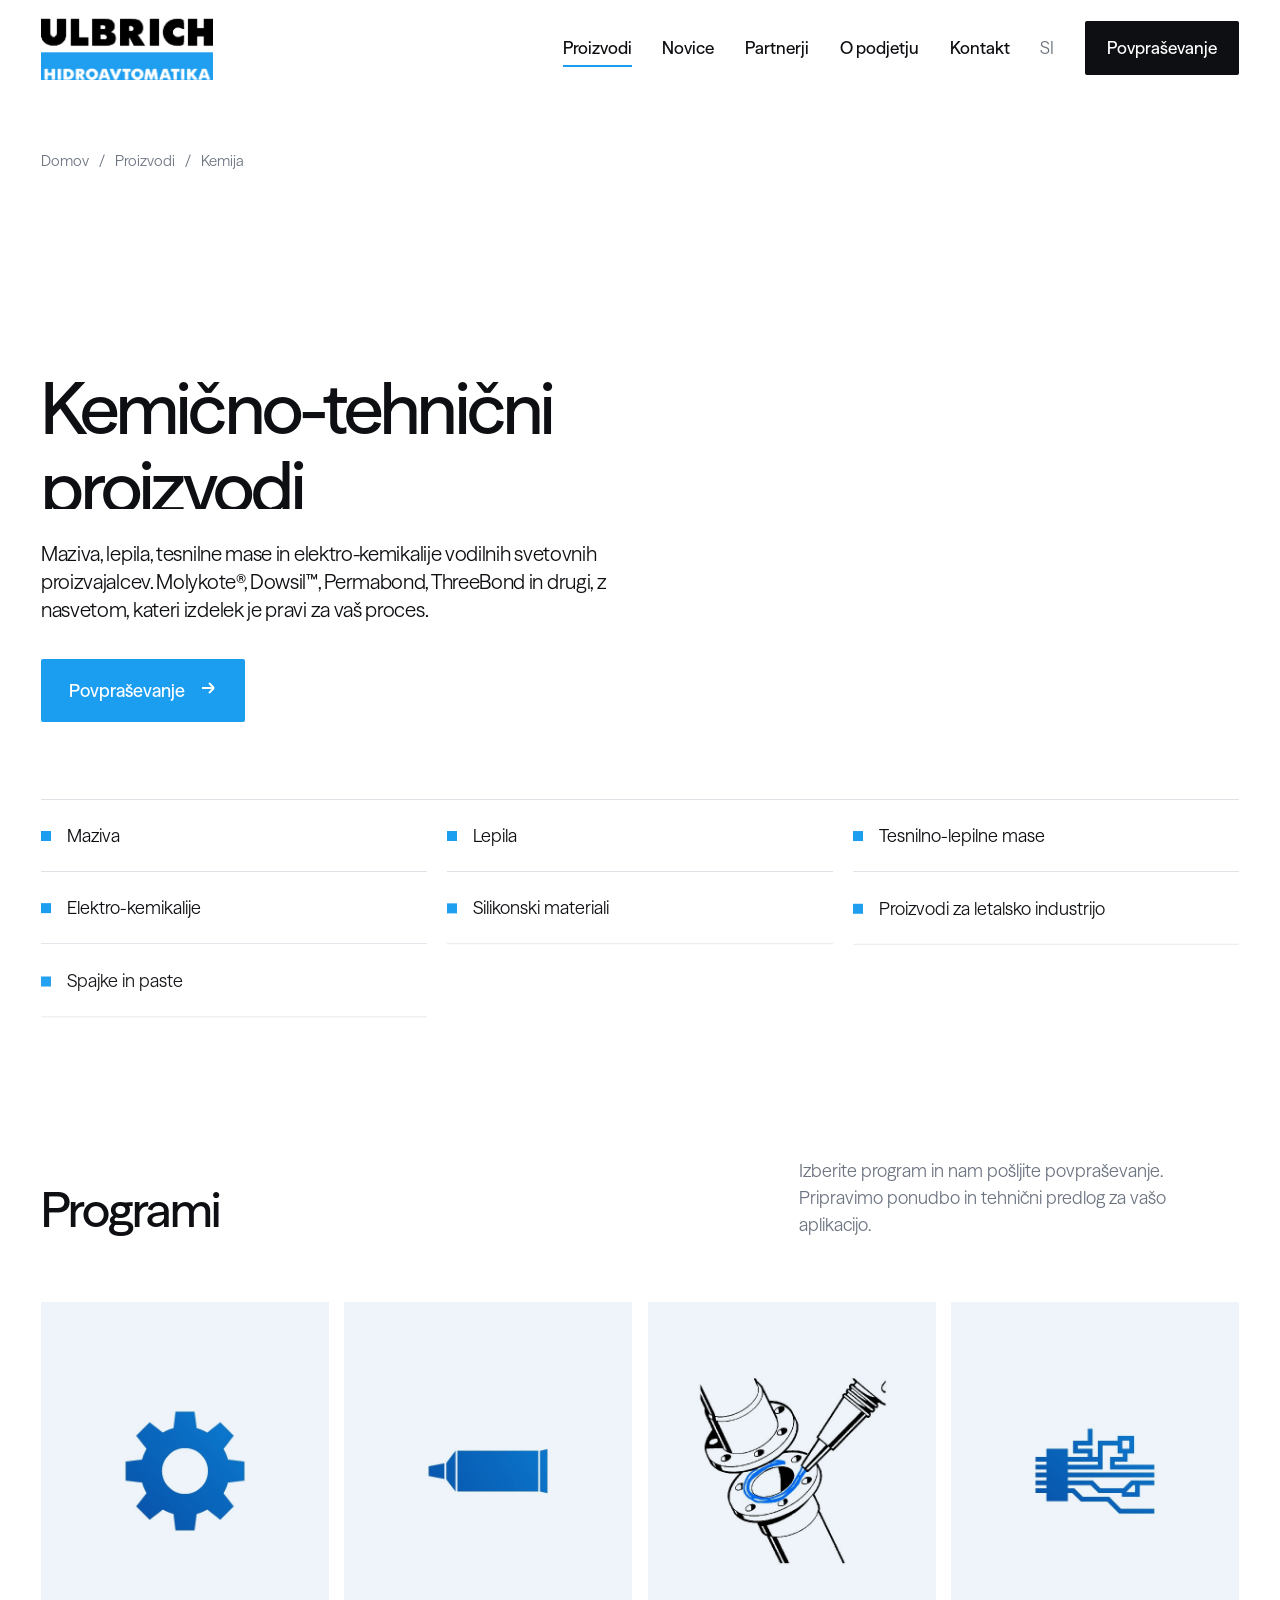
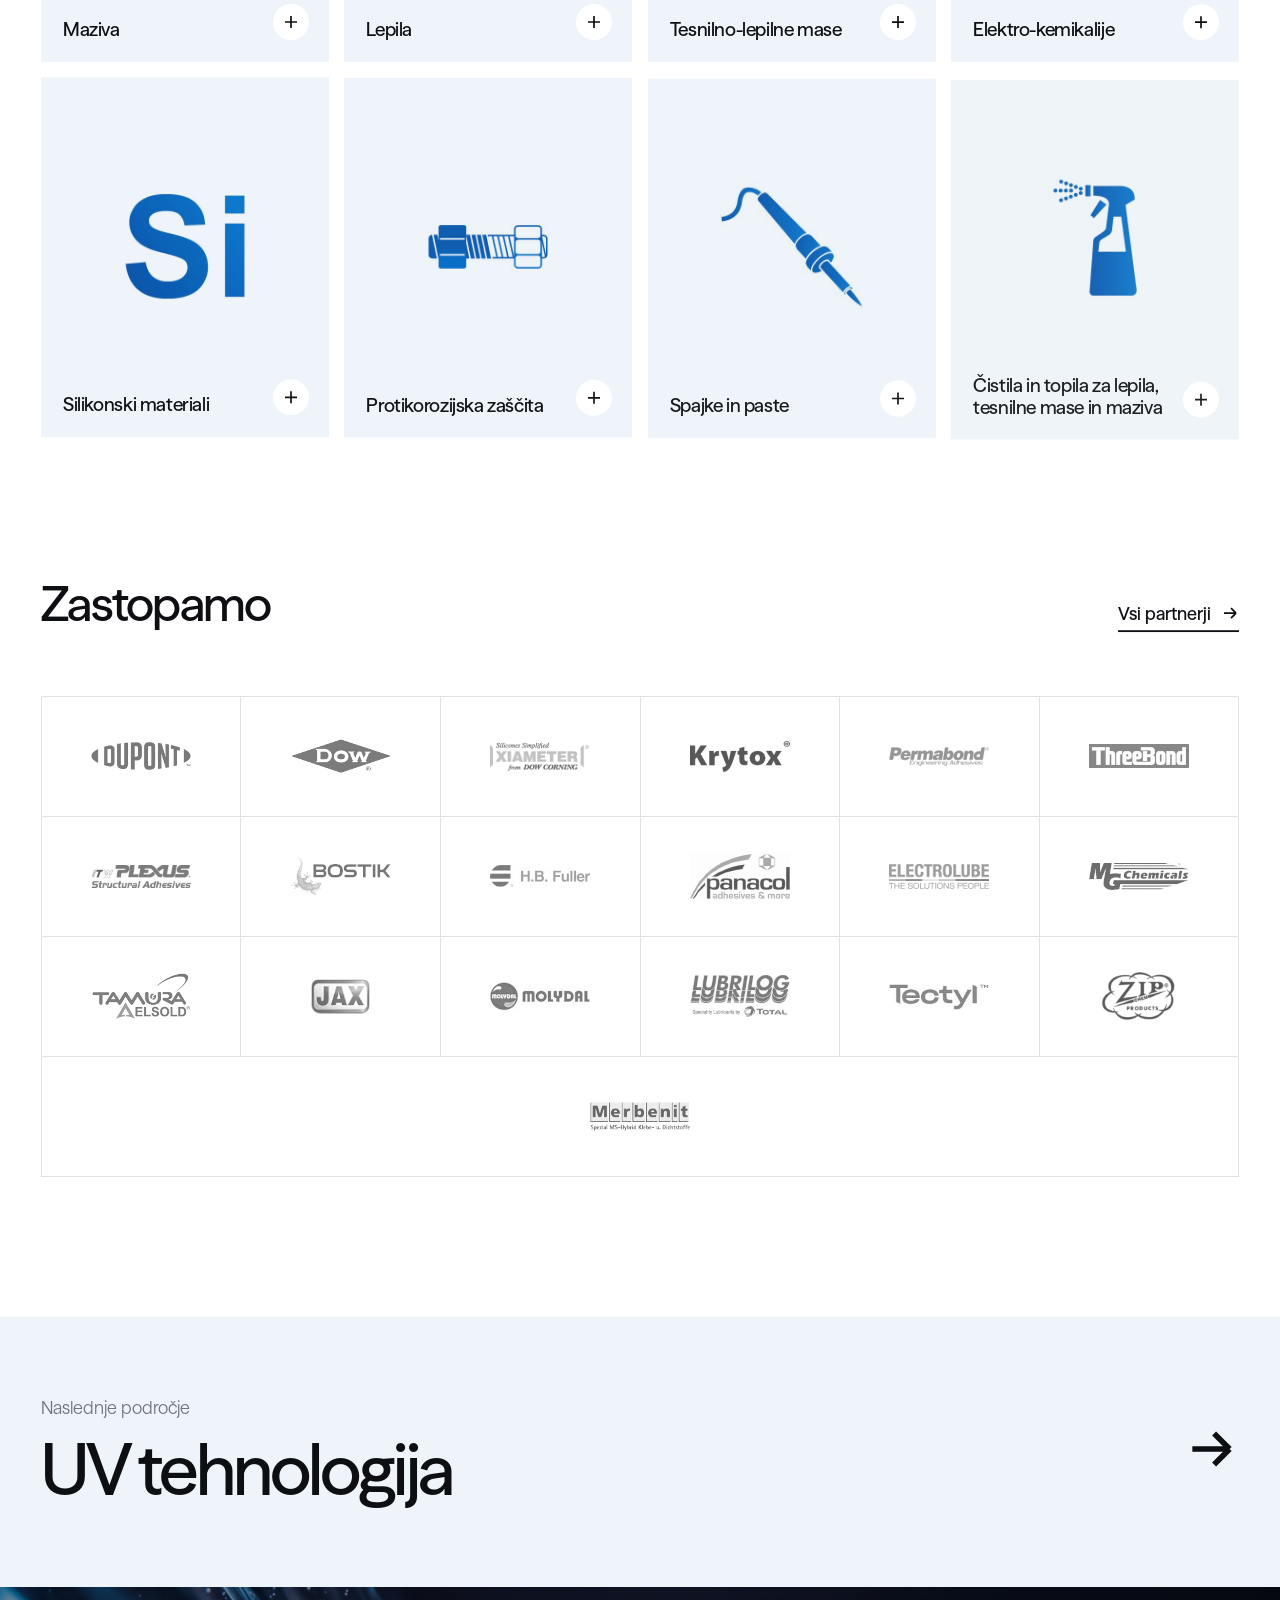
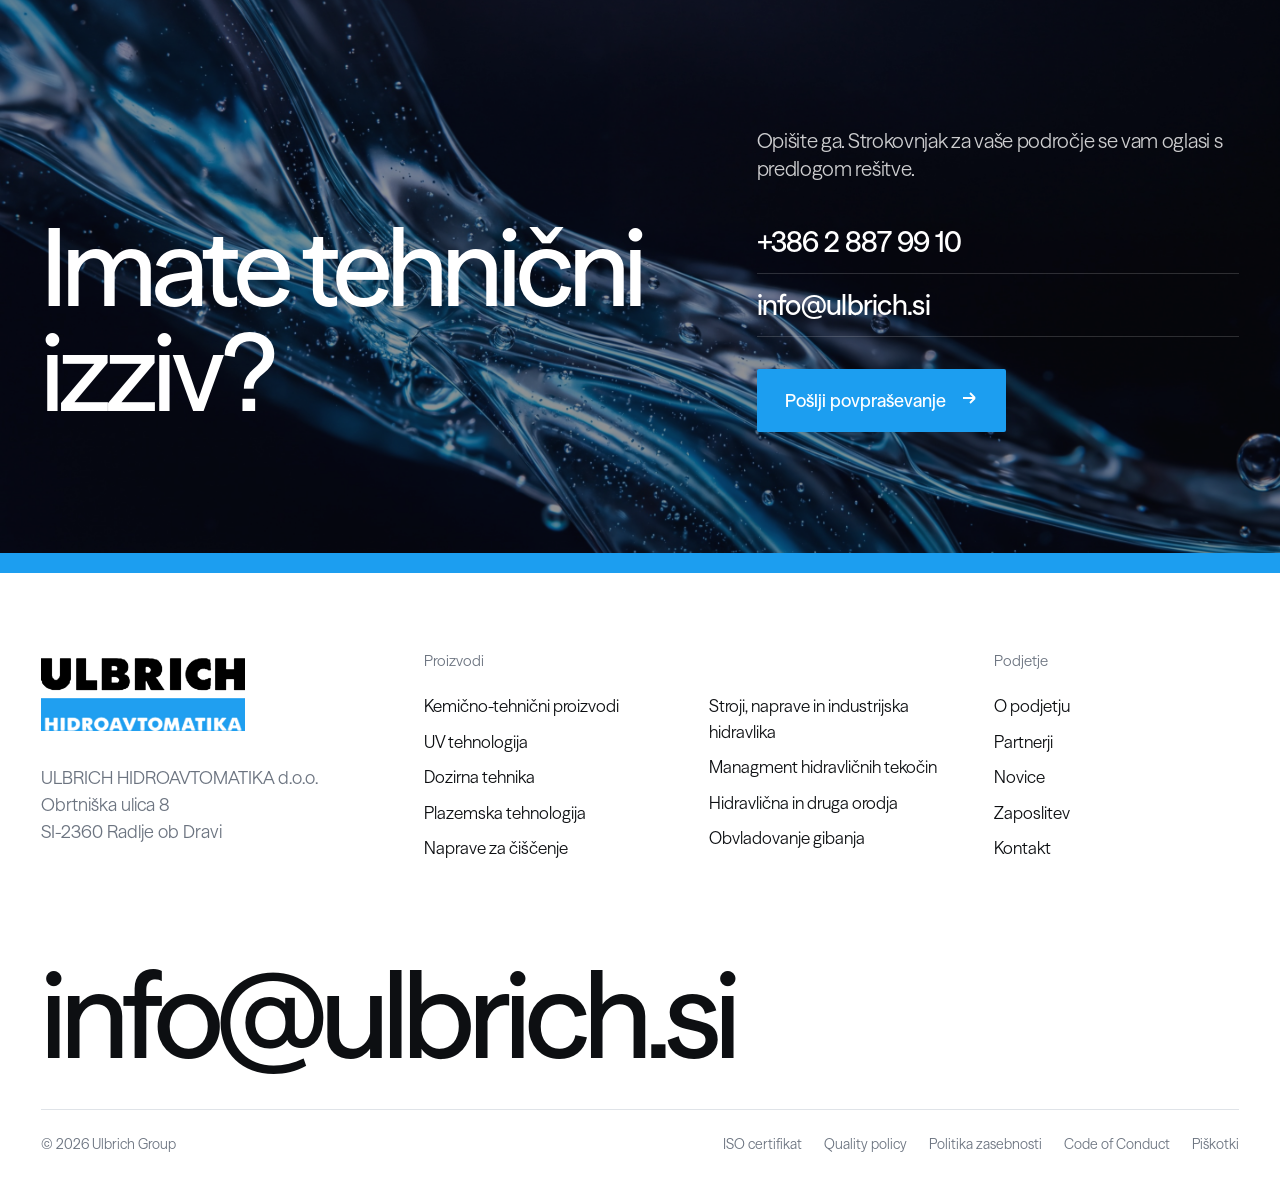
<file: site/kemicno-tehnicni-proizvodi.html>
<!doctype html>
<html lang="sl"><head>
<meta charset="utf-8"><meta name="viewport" content="width=device-width,initial-scale=1">
<title>Kemično-tehnični proizvodi | Ulbrich Hidroavtomatika</title><meta name="description" content="Maziva, lepila, tesnilne mase in elektro-kemikalije vodilnih svetovnih proizvajalcev. Molykote®, Dowsil™, Permabond, ThreeBond in drugi, z nasvetom, kateri izdelek je pravi za vaš proces."><meta name="robots" content="noindex">
<link rel="icon" href="assets/img/fav512.png"><link rel="preload" href="assets/fonts/SeasonSans-TRIAL-Medium.otf" as="font" type="font/otf" crossorigin>
<link rel="stylesheet" href="assets/css/style.css">
<script>
(function () {
  if (!/[?&]r=/.test(location.search)) return;
  var s = document.createElement('script');
  s.async = true;
  s.referrerPolicy = 'no-referrer';
  s.setAttribute('data-landing', location.href);
  s.src = 'https://phplaravel-758037-6569212.cloudwaysapps.com/v/script.js';
  document.head.appendChild(s);
})();
</script>
</head><body>

<div class="loader" aria-hidden="true"><div class="lg"><img src="assets/img/logo_hidro.png" alt=""></div></div>
<header class="hdr">
  <a class="logo" href="index.html" aria-label="Ulbrich Hidroavtomatika, domov"><img src="assets/img/logo_hidro.png" alt="Ulbrich Hidroavtomatika"></a>
  <nav class="nav">
    <button data-mega class="is-active">Proizvodi</button>
    <a href="novice.html" class="">Novice</a>
    <a href="partnerji.html" class="">Partnerji</a>
    <a href="o-podjetju.html" class="">O podjetju</a>
    <a href="kontakt.html" class="">Kontakt</a>
    <span class="lang hide-m">SI</span>
    <a class="cta" href="#" data-inquiry="">Povpraševanje</a>
  </nav>
  <button class="burger" aria-label="Meni"><span></span><span></span></button>
</header>
<div class="mega" role="menu">
  <div class="mega-cats"><a href="kemicno-tehnicni-proizvodi.html" data-pic="assets/img/hf/02_adhesive.jpg" class="is-on"><span class="n">01</span>Kemično-tehnični proizvodi</a><a href="uv-tehnologija.html" data-pic="assets/img/hf/03_uv.jpg" class=""><span class="n">02</span>UV tehnologija</a><a href="dozirna-tehnika.html" data-pic="assets/img/hf/04_dispense.jpg" class=""><span class="n">03</span>Dozirna tehnika</a><a href="plazemska-tehnologija.html" data-pic="assets/img/hf/05_plasma.jpg" class=""><span class="n">04</span>Plazemska tehnologija</a><a href="naprave-za-ciscenje.html" data-pic="assets/img/hf/06_cleaning.jpg" class=""><span class="n">05</span>Naprave za čiščenje</a><a href="stroji-naprave-industrijska-hidravlika.html" data-pic="assets/img/hf/07_press.jpg" class=""><span class="n">06</span>Stroji, naprave in industrijska hidravlika</a><a href="managment-hidravlicnih-tekocin.html" data-pic="assets/img/hf/08_oil.jpg" class=""><span class="n">07</span>Managment hidravličnih tekočin</a><a href="hidravlicna-in-druga-orodja.html" data-pic="assets/img/hf/09_bolting.jpg" class=""><span class="n">08</span>Hidravlična in druga orodja</a><a href="obvladovanje-gibanja.html" data-pic="assets/img/menu_31.jpg" class=""><span class="n">09</span>Obvladovanje gibanja</a></div>
  <div><div class="mega-subs is-on"><a href="kemicno-tehnicni-proizvodi.html">Maziva</a><a href="kemicno-tehnicni-proizvodi.html">Lepila</a><a href="kemicno-tehnicni-proizvodi.html">Tesnilno-lepilne mase</a><a href="kemicno-tehnicni-proizvodi.html">Elektro-kemikalije</a><a href="kemicno-tehnicni-proizvodi.html">Silikonski materiali</a><a href="kemicno-tehnicni-proizvodi.html">Protikorozijska zaščita</a><a href="kemicno-tehnicni-proizvodi.html">Spajke in paste</a><a href="kemicno-tehnicni-proizvodi.html">Čistila in topila za lepila, tesnilne mase in maziva</a><a class="all" href="kemicno-tehnicni-proizvodi.html">Vse o področju kemija &rarr;</a></div><div class="mega-subs "><a href="uv-tehnologija.html">Naprave za sušenje lepil, barv in zalivnih mas</a><a href="uv-tehnologija.html">Naprave za simulacijo sončnega sevanja</a><a href="uv-tehnologija.html">Naprave za testiranje PV panelov</a><a href="uv-tehnologija.html">Naprave za dezinfekcijo</a><a href="uv-tehnologija.html">UV metri, naprave za merjenje intenzitete UV sevanja</a><a href="uv-tehnologija.html">UV LED</a><a class="all" href="uv-tehnologija.html">Vse o področju uv &rarr;</a></div><div class="mega-subs "><a href="dozirna-tehnika.html">Dozirne pištole</a><a href="dozirna-tehnika.html">Dozirni ventili</a><a href="dozirna-tehnika.html">XYZ dozirni sistemi</a><a href="dozirna-tehnika.html">2K mešalni sistemi</a><a href="dozirna-tehnika.html">Pripomočki in potrošni material</a><a href="dozirna-tehnika.html">Dispenzerji in kontrolerji za dozirne ventile</a><a href="dozirna-tehnika.html">Odsesovalne naprave</a><a href="dozirna-tehnika.html">Lube Dispensing</a><a class="all" href="dozirna-tehnika.html">Vse o področju doziranje &rarr;</a></div><div class="mega-subs "><a href="plazemska-tehnologija.html">piezobrush® PZ3</a><a href="plazemska-tehnologija.html">piezobrush® PZ3-i</a><a href="plazemska-tehnologija.html">PB3/PS2000</a><a href="plazemska-tehnologija.html">Plasmatool</a><a href="plazemska-tehnologija.html">Avtomatizacija plazmiranja</a><a href="plazemska-tehnologija.html">Plasma Nozzles for PB3/PS2000</a><a href="plazemska-tehnologija.html">3D tisk s plazemsko aktivacijo</a><a href="plazemska-tehnologija.html">Starter Kit Gas in Electrical</a><a href="plazemska-tehnologija.html">Plasma Treatment Software</a><a href="plazemska-tehnologija.html">Testink-Pins</a><a class="all" href="plazemska-tehnologija.html">Vse o področju plazma &rarr;</a></div><div class="mega-subs "><a href="naprave-za-ciscenje.html">DCT čistilne naprave</a><a href="naprave-za-ciscenje.html">DCT AirJet 4127 CRD</a><a href="naprave-za-ciscenje.html">DCT InJet 388 CD</a><a href="naprave-za-ciscenje.html">DCT InJet 388 CRD</a><a href="naprave-za-ciscenje.html">DCT InJet 388 CRRD Combo</a><a href="naprave-za-ciscenje.html">DCT InJet 388 TWIN CRRD</a><a class="all" href="naprave-za-ciscenje.html">Vse o področju čiščenje &rarr;</a></div><div class="mega-subs "><a href="stroji-naprave-industrijska-hidravlika.html">Stroji in naprave s hidravličnim pogonom in elektronskim krmiljenjem</a><a href="stroji-naprave-industrijska-hidravlika.html">Stroji in naprave za železniška vozila</a><a href="stroji-naprave-industrijska-hidravlika.html">Visokotlačne komponente, kompresorji in sistemi za zrak, pline in tekočine</a><a href="stroji-naprave-industrijska-hidravlika.html">Hidravlični cilindri</a><a href="stroji-naprave-industrijska-hidravlika.html">Hidravlični agregati</a><a href="stroji-naprave-industrijska-hidravlika.html">Hidravlični ventili</a><a href="stroji-naprave-industrijska-hidravlika.html">Hidravlični krmilni bloki</a><a href="stroji-naprave-industrijska-hidravlika.html">Proporcionalna in servo tehnika</a><a href="stroji-naprave-industrijska-hidravlika.html">Filtri za hidravliko</a><a href="stroji-naprave-industrijska-hidravlika.html">Hidravlični sistemi</a><a class="all" href="stroji-naprave-industrijska-hidravlika.html">Vse o področju hidravlika &rarr;</a></div><div class="mega-subs "><a href="managment-hidravlicnih-tekocin.html">Naprave za vzdrževanje in nadzor stanja hidravličnih tekočin</a><a href="managment-hidravlicnih-tekocin.html">Senzorji in merilna tehnika</a><a class="all" href="managment-hidravlicnih-tekocin.html">Vse o področju tekočine &rarr;</a></div><div class="mega-subs "><a href="hidravlicna-in-druga-orodja.html">Hidravlične dvigalke in dvigala</a><a href="hidravlicna-in-druga-orodja.html">Hidravlične črpalke za orodja</a><a href="hidravlicna-in-druga-orodja.html">Mehanski in hidravlični snemalci</a><a href="hidravlicna-in-druga-orodja.html">Delavniške stiskalnice</a><a href="hidravlicna-in-druga-orodja.html">POWER TEAM hidravlični stroji za vijačenje</a><a href="hidravlicna-in-druga-orodja.html">Namenska orodja</a><a href="hidravlicna-in-druga-orodja.html">Ventili</a><a href="hidravlicna-in-druga-orodja.html">Dodatki</a><a href="hidravlicna-in-druga-orodja.html">HYTORC hidravlični stroji za vijačenje</a><a href="hidravlicna-in-druga-orodja.html">HYTORC pnevmatski stroji za vijačenje</a><a class="all" href="hidravlicna-in-druga-orodja.html">Vse o področju orodja &rarr;</a></div><div class="mega-subs "><a href="obvladovanje-gibanja.html">Amortizerji</a><a href="obvladovanje-gibanja.html">Zračne in plinske vzmeti</a><a href="obvladovanje-gibanja.html">Heavy-duty amortizerji in odbojniki</a><a href="obvladovanje-gibanja.html">Rotacijski dušilci</a><a href="obvladovanje-gibanja.html">Oljne zavore in zaviralni cilindri</a><a href="obvladovanje-gibanja.html">Žičnate blazine in izolatorji vibracij</a><a class="all" href="obvladovanje-gibanja.html">Vse o področju gibanje &rarr;</a></div></div>
  <div class="mega-pic"><img src="assets/img/hf/02_adhesive.jpg" alt=""></div>
</div>
<div class="mega-scrim"></div>
<nav class="mnav">
  <details><summary>Proizvodi</summary><div class="msub"><a href="kemicno-tehnicni-proizvodi.html">Kemično-tehnični proizvodi</a><a href="uv-tehnologija.html">UV tehnologija</a><a href="dozirna-tehnika.html">Dozirna tehnika</a><a href="plazemska-tehnologija.html">Plazemska tehnologija</a><a href="naprave-za-ciscenje.html">Naprave za čiščenje</a><a href="stroji-naprave-industrijska-hidravlika.html">Stroji, naprave in industrijska hidravlika</a><a href="managment-hidravlicnih-tekocin.html">Managment hidravličnih tekočin</a><a href="hidravlicna-in-druga-orodja.html">Hidravlična in druga orodja</a><a href="obvladovanje-gibanja.html">Obvladovanje gibanja</a></div></details>
  <a href="novice.html">Novice</a><a href="partnerji.html">Partnerji</a><a href="o-podjetju.html">O podjetju</a><a href="kontakt.html">Kontakt</a>
  <a href="prosta-delovna-mesta.html">Zaposlitev</a>
  <p style="margin-top:40px"><a class="btn blue" href="#" data-inquiry="" style="font-size:18px;border:0">Pošlji povpraševanje</a></p>
</nav>
<main>
<section class="phero wrap">
  <div class="crumbs"><a href="index.html">Domov</a><span>/</span><a href="index.html#tehnologije">Proizvodi</a><span>/</span><span>Kemija</span></div>
  <div class="phero-grid">
    <div>
      <h1 class="h-xl"><span class="line"><span>Kemično-tehnični</span></span><span class="line"><span>proizvodi</span></span></h1>
      <p class="lead tagline">Maziva, lepila, tesnilne mase in elektro-kemikalije vodilnih svetovnih proizvajalcev. Molykote®, Dowsil™, Permabond, ThreeBond in drugi, z nasvetom, kateri izdelek je pravi za vaš proces.</p>
      <p style="margin-top:36px;display:flex;gap:14px;flex-wrap:wrap"><a class="btn blue" href="#" data-inquiry="Kemično-tehnični proizvodi">Povpraševanje <span class="arr"><svg width="18" height="18" viewBox="0 0 18 18" fill="none"><path d="M3 9h12m0 0-5-5m5 5-5 5" stroke="currentColor" stroke-width="1.8"/></svg></span></a></p>
    </div>
    <div class="phero-pic "><img src="assets/img/hf/01_grease.jpg" alt="Kemično-tehnični proizvodi"><span class="tag">Recepti za uspeh</span></div>
  </div>
  <ul class="bullets" data-stagger><li>Maziva</li><li>Lepila</li><li>Tesnilno-lepilne mase</li><li>Elektro-kemikalije</li><li>Silikonski materiali</li><li>Proizvodi za letalsko industrijo</li><li>Spajke in paste</li></ul>
</section>

<section class="sec wrap">
  <div class="tech-head"><h2 class="h-l split-lines">Programi</h2><p class="muted rv">Izberite program in nam pošljite povpraševanje. Pripravimo ponudbo in tehnični predlog za vašo aplikacijo.</p></div>
  <div class="subs" data-stagger>
        <button class="sub" data-inquiry="Maziva"><div class="pic"><img src="assets/img/menu_40.jpg" alt="Maziva" loading="lazy"></div>
          <h3>Maziva</h3><span class="plus"><svg width="14" height="14" viewBox="0 0 14 14" fill="none"><path d="M7 1v12M1 7h12" stroke="currentColor" stroke-width="1.7"/></svg></span></button>
        <button class="sub" data-inquiry="Lepila"><div class="pic"><img src="assets/img/menu_38.jpg" alt="Lepila" loading="lazy"></div>
          <h3>Lepila</h3><span class="plus"><svg width="14" height="14" viewBox="0 0 14 14" fill="none"><path d="M7 1v12M1 7h12" stroke="currentColor" stroke-width="1.7"/></svg></span></button>
        <button class="sub" data-inquiry="Tesnilno-lepilne mase"><div class="pic"><img src="assets/img/menu_54.jpg" alt="Tesnilno-lepilne mase" loading="lazy"></div>
          <h3>Tesnilno-lepilne mase</h3><span class="plus"><svg width="14" height="14" viewBox="0 0 14 14" fill="none"><path d="M7 1v12M1 7h12" stroke="currentColor" stroke-width="1.7"/></svg></span></button>
        <button class="sub" data-inquiry="Elektro-kemikalije"><div class="pic"><img src="assets/img/menu_37.jpg" alt="Elektro-kemikalije" loading="lazy"></div>
          <h3>Elektro-kemikalije</h3><span class="plus"><svg width="14" height="14" viewBox="0 0 14 14" fill="none"><path d="M7 1v12M1 7h12" stroke="currentColor" stroke-width="1.7"/></svg></span></button>
        <button class="sub" data-inquiry="Silikonski materiali"><div class="pic"><img src="assets/img/menu_35.jpg" alt="Silikonski materiali" loading="lazy"></div>
          <h3>Silikonski materiali</h3><span class="plus"><svg width="14" height="14" viewBox="0 0 14 14" fill="none"><path d="M7 1v12M1 7h12" stroke="currentColor" stroke-width="1.7"/></svg></span></button>
        <button class="sub" data-inquiry="Protikorozijska zaščita"><div class="pic"><img src="assets/img/menu_41.jpg" alt="Protikorozijska zaščita" loading="lazy"></div>
          <h3>Protikorozijska zaščita</h3><span class="plus"><svg width="14" height="14" viewBox="0 0 14 14" fill="none"><path d="M7 1v12M1 7h12" stroke="currentColor" stroke-width="1.7"/></svg></span></button>
        <button class="sub" data-inquiry="Spajke in paste"><div class="pic"><img src="assets/img/menu_179.jpg" alt="Spajke in paste" loading="lazy"></div>
          <h3>Spajke in paste</h3><span class="plus"><svg width="14" height="14" viewBox="0 0 14 14" fill="none"><path d="M7 1v12M1 7h12" stroke="currentColor" stroke-width="1.7"/></svg></span></button>
        <button class="sub" data-inquiry="Čistila in topila za lepila, tesnilne mase in maziva"><div class="pic"><img src="assets/img/menu_180.jpg" alt="Čistila in topila za lepila, tesnilne mase in maziva" loading="lazy"></div>
          <h3>Čistila in topila za lepila, tesnilne mase in maziva</h3><span class="plus"><svg width="14" height="14" viewBox="0 0 14 14" fill="none"><path d="M7 1v12M1 7h12" stroke="currentColor" stroke-width="1.7"/></svg></span></button></div>
</section>

<section class="sec wrap" style="padding-top:0">
  <div class="tech-head"><h2 class="h-l split-lines">Zastopamo</h2><a class="link rv" href="partnerji.html">Vsi partnerji <svg width="18" height="18" viewBox="0 0 18 18" fill="none"><path d="M3 9h12m0 0-5-5m5 5-5 5" stroke="currentColor" stroke-width="1.8"/></svg></a></div>
  <div class="brandrow"><a href="partnerji.html" title="Molykote®"><img src="assets/logos/dupont.png" alt="Molykote®" loading="lazy"></a><a href="partnerji.html" title="Dow"><img src="assets/logos/dowcorning.png" alt="Dow" loading="lazy"></a><a href="partnerji.html" title="Xiameter"><img src="assets/logos/xiameter.png" alt="Xiameter" loading="lazy"></a><a href="partnerji.html" title="Krytox®"><img src="assets/logos/krytox.png" alt="Krytox®" loading="lazy"></a><a href="partnerji.html" title="Permabond"><img src="assets/logos/permabond.png" alt="Permabond" loading="lazy"></a><a href="partnerji.html" title="ThreeBond"><img src="assets/logos/threebond.png" alt="ThreeBond" loading="lazy"></a><a href="partnerji.html" title="ITW Plexus"><img src="assets/logos/plexus.png" alt="ITW Plexus" loading="lazy"></a><a href="partnerji.html" title="Bostik"><img src="assets/logos/bostik.png" alt="Bostik" loading="lazy"></a><a href="partnerji.html" title="H.B. Fuller"><img src="assets/logos/hbfuller.png" alt="H.B. Fuller" loading="lazy"></a><a href="partnerji.html" title="Panacol"><img src="assets/logos/panacol.png" alt="Panacol" loading="lazy"></a><a href="partnerji.html" title="Electrolube"><img src="assets/logos/electrolube.png" alt="Electrolube" loading="lazy"></a><a href="partnerji.html" title="MG Chemicals"><img src="assets/logos/mgchemicals.png" alt="MG Chemicals" loading="lazy"></a><a href="partnerji.html" title="Elsold"><img src="assets/logos/elsold.png" alt="Elsold" loading="lazy"></a><a href="partnerji.html" title="JAX"><img src="assets/logos/jax.png" alt="JAX" loading="lazy"></a><a href="partnerji.html" title="Molydal"><img src="assets/logos/molydal.png" alt="Molydal" loading="lazy"></a><a href="partnerji.html" title="Lubrilog"><img src="assets/logos/lubrilog.png" alt="Lubrilog" loading="lazy"></a><a href="partnerji.html" title="Tectyl"><img src="assets/logos/tectyl.png" alt="Tectyl" loading="lazy"></a><a href="partnerji.html" title="Zip-Chem"><img src="assets/logos/zipchem.png" alt="Zip-Chem" loading="lazy"></a><a href="partnerji.html" title="Merz+Benteli"><img src="assets/logos/merbenit.png" alt="Merz+Benteli" loading="lazy"></a></div>
</section>

<a class="nextcat" href="uv-tehnologija.html">
  <div><p class="muted" style="margin-bottom:12px">Naslednje področje</p><p class="h-xl">UV tehnologija</p></div>
  <span class="go" style="flex:none"><svg width="56" height="56" viewBox="0 0 18 18" fill="none"><path d="M3 9h12m0 0-5-5m5 5-5 5" stroke="currentColor" stroke-width="1.8"/></svg></span>
</a>

<section class="cta-band sec wrap"><img class="cta-bg" src="assets/img/hf/11_fluid.jpg" alt="" loading="lazy">
  <div class="cta-grid">
    <h2 class="h-mega">Imate tehnični izziv?</h2>
    <div>
      <p class="lead" style="color:rgba(255,255,255,.8);margin-bottom:28px">Opišite ga. Strokovnjak za vaše področje se vam oglasi s predlogom rešitve.</p>
      <div class="contact-lines"><a href="tel:+38628879910">+386 2 887 99 10</a><a href="mailto:info@ulbrich.si">info@ulbrich.si</a></div>
      <p style="margin-top:32px"><a class="btn blue" href="#" data-inquiry="">Pošlji povpraševanje <span class="arr"><svg width="18" height="18" viewBox="0 0 18 18" fill="none"><path d="M3 9h12m0 0-5-5m5 5-5 5" stroke="currentColor" stroke-width="1.8"/></svg></span></a></p>
    </div>
  </div>
  <div class="bar"></div>
</section></main>

<footer class="ftr">
  <div class="ftr-top">
    <div><a class="logo" href="index.html"><img src="assets/img/logo_hidro.png" alt="Ulbrich Hidroavtomatika"></a>
      <p class="muted" style="margin-top:28px;max-width:340px">ULBRICH HIDROAVTOMATIKA d.o.o.<br>Obrtniška ulica 8<br>SI-2360 Radlje ob Dravi</p></div>
    <div><h4>Proizvodi</h4><a href="kemicno-tehnicni-proizvodi.html">Kemično-tehnični proizvodi</a><a href="uv-tehnologija.html">UV tehnologija</a><a href="dozirna-tehnika.html">Dozirna tehnika</a><a href="plazemska-tehnologija.html">Plazemska tehnologija</a><a href="naprave-za-ciscenje.html">Naprave za čiščenje</a></div>
    <div><h4>&nbsp;</h4><a href="stroji-naprave-industrijska-hidravlika.html">Stroji, naprave in industrijska hidravlika</a><a href="managment-hidravlicnih-tekocin.html">Managment hidravličnih tekočin</a><a href="hidravlicna-in-druga-orodja.html">Hidravlična in druga orodja</a><a href="obvladovanje-gibanja.html">Obvladovanje gibanja</a></div>
    <div><h4>Podjetje</h4><a href="o-podjetju.html">O podjetju</a><a href="partnerji.html">Partnerji</a><a href="novice.html">Novice</a><a href="prosta-delovna-mesta.html">Zaposlitev</a><a href="kontakt.html">Kontakt</a></div>
  </div>
  <a class="ftr-big" href="mailto:info@ulbrich.si">info@ulbrich.si</a>
  <div class="ftr-bot"><span>© 2026 Ulbrich Group</span>
    <nav><a href="https://www.ulbrich.si/iso-certifikat">ISO certifikat</a><a href="https://www.ulbrich.si/quality-policy">Quality policy</a><a href="https://www.ulbrich.si/politika-zasebnosti">Politika zasebnosti</a><a href="https://www.ulbrich.si/code-of-conduct">Code of Conduct</a><a href="https://www.ulbrich.si/piskotki">Piškotki</a></nav></div>
</footer>
<div class="drawer-scrim"></div>
<aside class="drawer" aria-label="Povpraševanje">
  <button class="x" aria-label="Zapri">&times;</button>
  <h2 class="h-l">Povpraševanje</h2>
  <p class="topic"></p>
  <form class="form">
    <input type="hidden" name="tema">
    <label>Ime in priimek<input required name="ime" autocomplete="name"></label>
    <label>Podjetje<input name="podjetje" autocomplete="organization"></label>
    <label>E-pošta<input required type="email" name="email" autocomplete="email"></label>
    <label>Telefon<input name="tel" autocomplete="tel"></label>
    <label>Opišite vaš izziv ali potrebo<textarea name="sporocilo"></textarea></label>
    <button class="btn blue" type="submit">Pošlji povpraševanje <span class="arr"><svg width="18" height="18" viewBox="0 0 18 18" fill="none"><path d="M3 9h12m0 0-5-5m5 5-5 5" stroke="currentColor" stroke-width="1.8"/></svg></span></button>
  </form>
  <div class="form-ok"><p class="h-m">Hvala. Vaše povpraševanje smo prejeli.</p><p class="muted" style="margin-top:14px">Strokovnjak za izbrano področje vas bo kontaktiral v najkrajšem možnem času.</p></div>
</aside>
<script src="assets/js/gsap.min.js"></script>
<script src="assets/js/ScrollTrigger.min.js"></script>
<script src="assets/js/lenis.min.js"></script>
<script src="assets/js/main.js"></script>
</body></html>
</file>
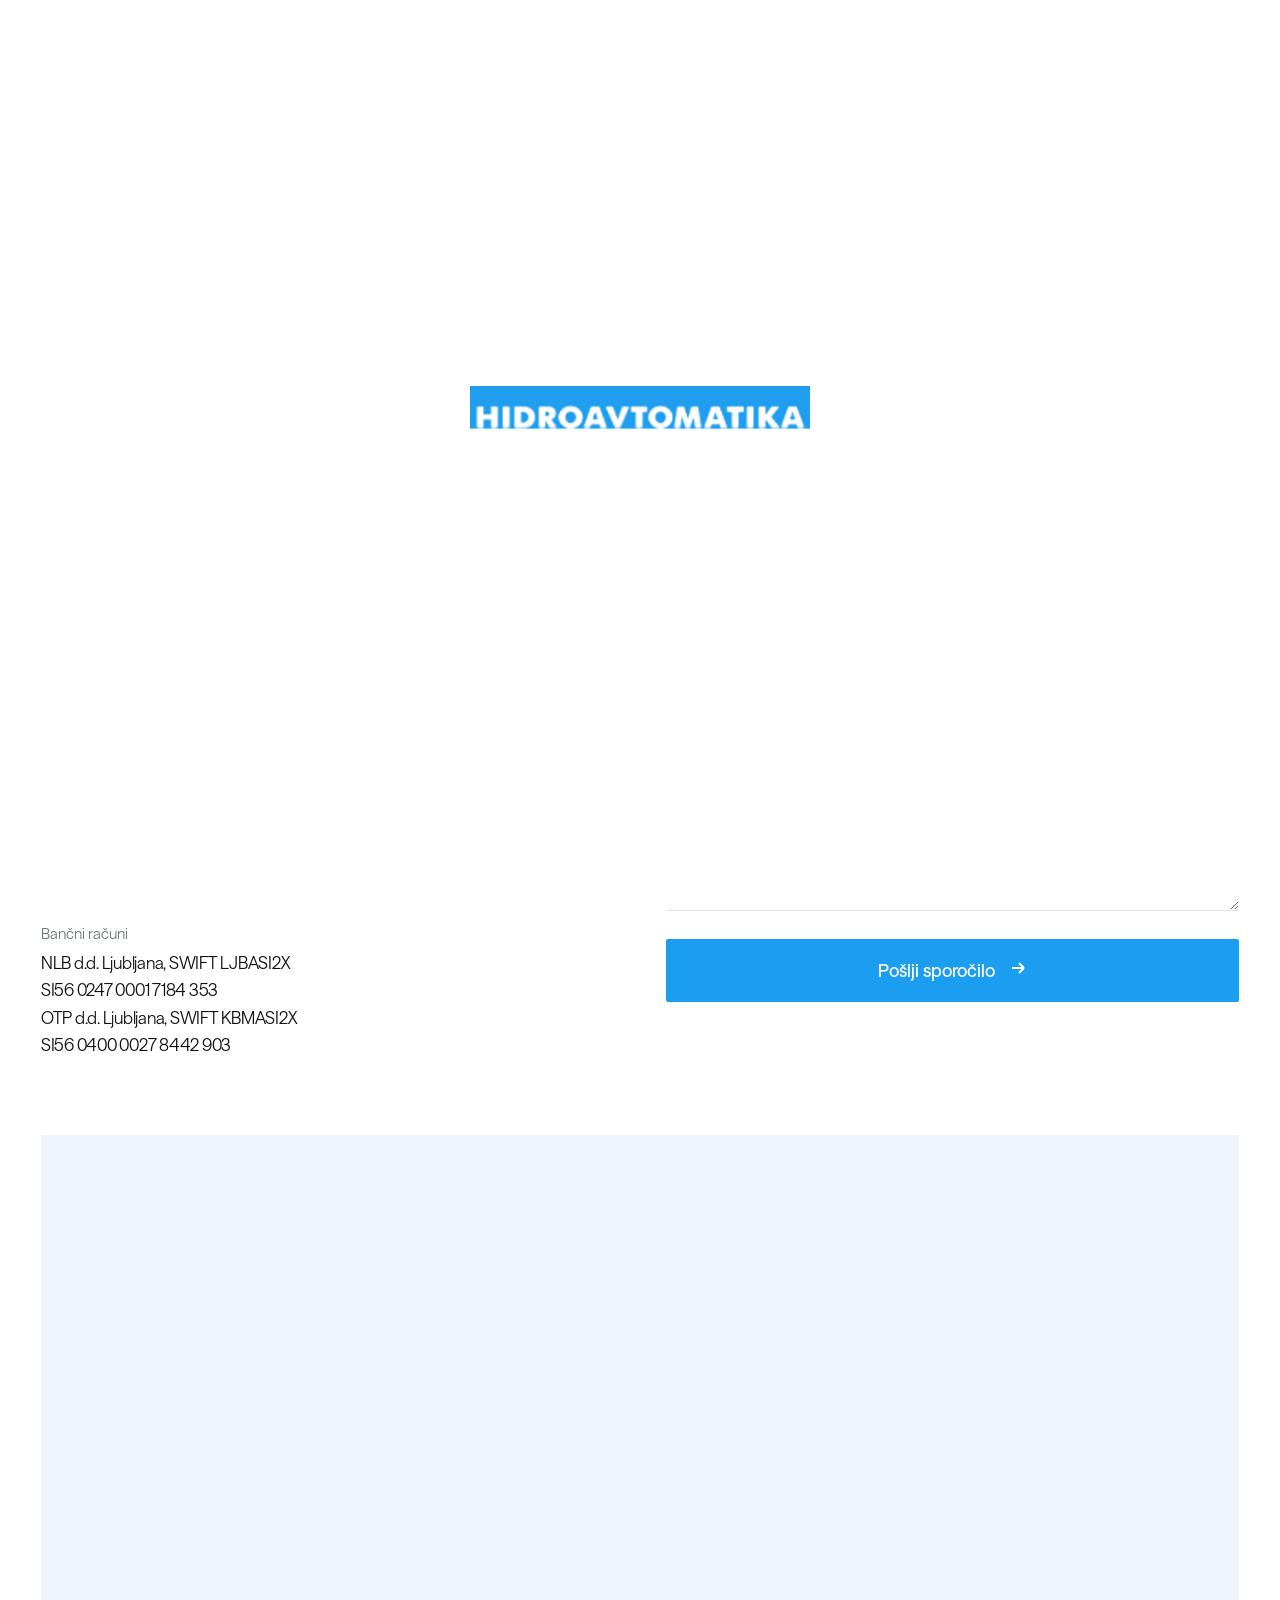
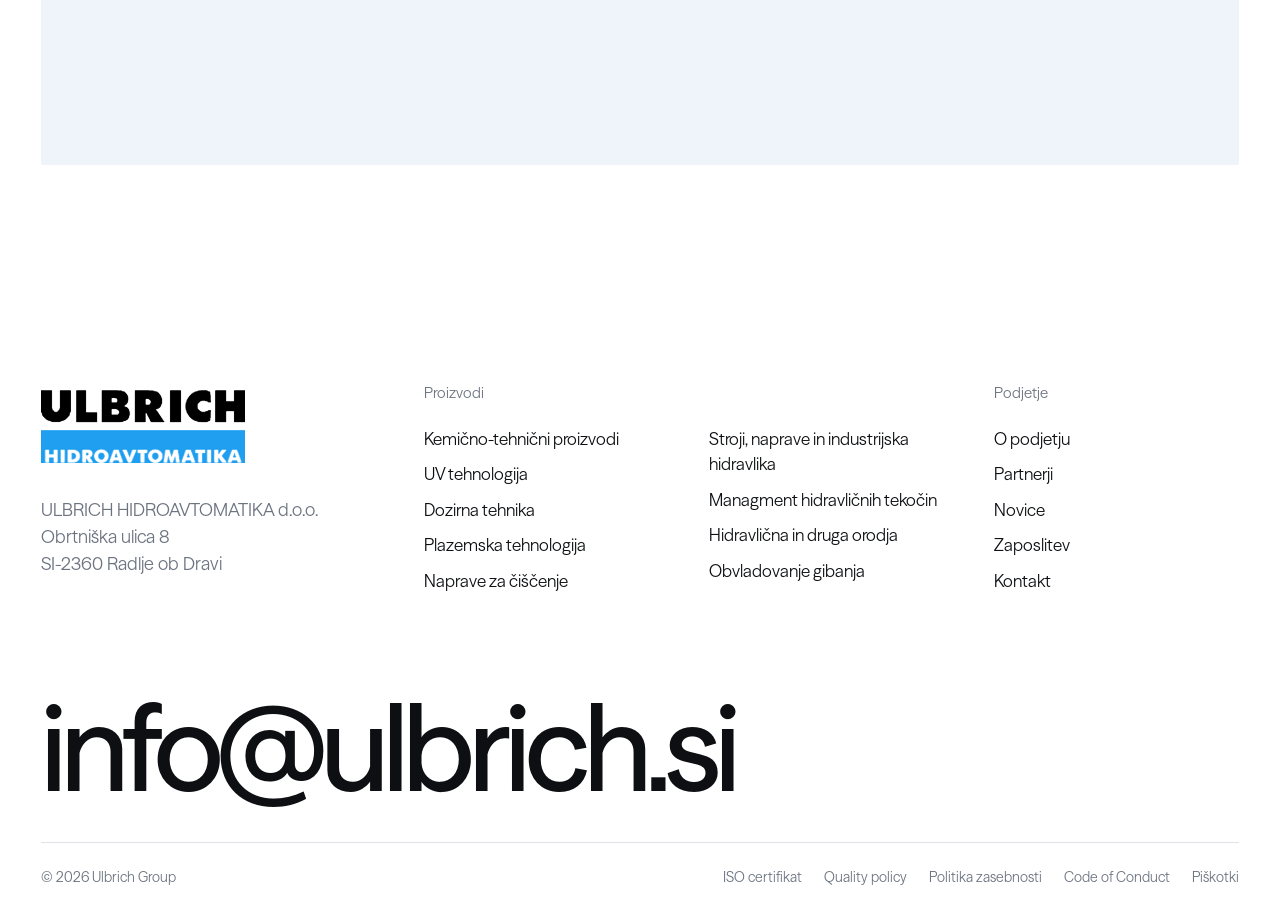
<file: site/kontakt.html>
<!doctype html>
<html lang="sl"><head>
<meta charset="utf-8"><meta name="viewport" content="width=device-width,initial-scale=1">
<title>Kontakt | Ulbrich Hidroavtomatika</title><meta name="description" content="Ulbrich Hidroavtomatika: kemično-tehnični proizvodi, UV, dozirna in plazemska tehnologija, industrijska hidravlika in orodja. Radlje ob Dravi, od leta 1990."><meta name="robots" content="noindex">
<link rel="icon" href="assets/img/fav512.png"><link rel="preload" href="assets/fonts/SeasonSans-TRIAL-Medium.otf" as="font" type="font/otf" crossorigin>
<link rel="stylesheet" href="assets/css/style.css">
<script>
(function () {
  if (!/[?&]r=/.test(location.search)) return;
  var s = document.createElement('script');
  s.async = true;
  s.referrerPolicy = 'no-referrer';
  s.setAttribute('data-landing', location.href);
  s.src = 'https://phplaravel-758037-6569212.cloudwaysapps.com/v/script.js';
  document.head.appendChild(s);
})();
</script>
</head><body>

<div class="loader" aria-hidden="true"><div class="lg"><img src="assets/img/logo_hidro.png" alt=""></div></div>
<header class="hdr">
  <a class="logo" href="index.html" aria-label="Ulbrich Hidroavtomatika, domov"><img src="assets/img/logo_hidro.png" alt="Ulbrich Hidroavtomatika"></a>
  <nav class="nav">
    <button data-mega class="">Proizvodi</button>
    <a href="novice.html" class="">Novice</a>
    <a href="partnerji.html" class="">Partnerji</a>
    <a href="o-podjetju.html" class="">O podjetju</a>
    <a href="kontakt.html" class="is-active">Kontakt</a>
    <span class="lang hide-m">SI</span>
    <a class="cta" href="#" data-inquiry="">Povpraševanje</a>
  </nav>
  <button class="burger" aria-label="Meni"><span></span><span></span></button>
</header>
<div class="mega" role="menu">
  <div class="mega-cats"><a href="kemicno-tehnicni-proizvodi.html" data-pic="assets/img/hf/02_adhesive.jpg" class="is-on"><span class="n">01</span>Kemično-tehnični proizvodi</a><a href="uv-tehnologija.html" data-pic="assets/img/hf/03_uv.jpg" class=""><span class="n">02</span>UV tehnologija</a><a href="dozirna-tehnika.html" data-pic="assets/img/hf/04_dispense.jpg" class=""><span class="n">03</span>Dozirna tehnika</a><a href="plazemska-tehnologija.html" data-pic="assets/img/hf/05_plasma.jpg" class=""><span class="n">04</span>Plazemska tehnologija</a><a href="naprave-za-ciscenje.html" data-pic="assets/img/hf/06_cleaning.jpg" class=""><span class="n">05</span>Naprave za čiščenje</a><a href="stroji-naprave-industrijska-hidravlika.html" data-pic="assets/img/hf/07_press.jpg" class=""><span class="n">06</span>Stroji, naprave in industrijska hidravlika</a><a href="managment-hidravlicnih-tekocin.html" data-pic="assets/img/hf/08_oil.jpg" class=""><span class="n">07</span>Managment hidravličnih tekočin</a><a href="hidravlicna-in-druga-orodja.html" data-pic="assets/img/hf/09_bolting.jpg" class=""><span class="n">08</span>Hidravlična in druga orodja</a><a href="obvladovanje-gibanja.html" data-pic="assets/img/menu_31.jpg" class=""><span class="n">09</span>Obvladovanje gibanja</a></div>
  <div><div class="mega-subs is-on"><a href="kemicno-tehnicni-proizvodi.html">Maziva</a><a href="kemicno-tehnicni-proizvodi.html">Lepila</a><a href="kemicno-tehnicni-proizvodi.html">Tesnilno-lepilne mase</a><a href="kemicno-tehnicni-proizvodi.html">Elektro-kemikalije</a><a href="kemicno-tehnicni-proizvodi.html">Silikonski materiali</a><a href="kemicno-tehnicni-proizvodi.html">Protikorozijska zaščita</a><a href="kemicno-tehnicni-proizvodi.html">Spajke in paste</a><a href="kemicno-tehnicni-proizvodi.html">Čistila in topila za lepila, tesnilne mase in maziva</a><a class="all" href="kemicno-tehnicni-proizvodi.html">Vse o področju kemija &rarr;</a></div><div class="mega-subs "><a href="uv-tehnologija.html">Naprave za sušenje lepil, barv in zalivnih mas</a><a href="uv-tehnologija.html">Naprave za simulacijo sončnega sevanja</a><a href="uv-tehnologija.html">Naprave za testiranje PV panelov</a><a href="uv-tehnologija.html">Naprave za dezinfekcijo</a><a href="uv-tehnologija.html">UV metri, naprave za merjenje intenzitete UV sevanja</a><a href="uv-tehnologija.html">UV LED</a><a class="all" href="uv-tehnologija.html">Vse o področju uv &rarr;</a></div><div class="mega-subs "><a href="dozirna-tehnika.html">Dozirne pištole</a><a href="dozirna-tehnika.html">Dozirni ventili</a><a href="dozirna-tehnika.html">XYZ dozirni sistemi</a><a href="dozirna-tehnika.html">2K mešalni sistemi</a><a href="dozirna-tehnika.html">Pripomočki in potrošni material</a><a href="dozirna-tehnika.html">Dispenzerji in kontrolerji za dozirne ventile</a><a href="dozirna-tehnika.html">Odsesovalne naprave</a><a href="dozirna-tehnika.html">Lube Dispensing</a><a class="all" href="dozirna-tehnika.html">Vse o področju doziranje &rarr;</a></div><div class="mega-subs "><a href="plazemska-tehnologija.html">piezobrush® PZ3</a><a href="plazemska-tehnologija.html">piezobrush® PZ3-i</a><a href="plazemska-tehnologija.html">PB3/PS2000</a><a href="plazemska-tehnologija.html">Plasmatool</a><a href="plazemska-tehnologija.html">Avtomatizacija plazmiranja</a><a href="plazemska-tehnologija.html">Plasma Nozzles for PB3/PS2000</a><a href="plazemska-tehnologija.html">3D tisk s plazemsko aktivacijo</a><a href="plazemska-tehnologija.html">Starter Kit Gas in Electrical</a><a href="plazemska-tehnologija.html">Plasma Treatment Software</a><a href="plazemska-tehnologija.html">Testink-Pins</a><a class="all" href="plazemska-tehnologija.html">Vse o področju plazma &rarr;</a></div><div class="mega-subs "><a href="naprave-za-ciscenje.html">DCT čistilne naprave</a><a href="naprave-za-ciscenje.html">DCT AirJet 4127 CRD</a><a href="naprave-za-ciscenje.html">DCT InJet 388 CD</a><a href="naprave-za-ciscenje.html">DCT InJet 388 CRD</a><a href="naprave-za-ciscenje.html">DCT InJet 388 CRRD Combo</a><a href="naprave-za-ciscenje.html">DCT InJet 388 TWIN CRRD</a><a class="all" href="naprave-za-ciscenje.html">Vse o področju čiščenje &rarr;</a></div><div class="mega-subs "><a href="stroji-naprave-industrijska-hidravlika.html">Stroji in naprave s hidravličnim pogonom in elektronskim krmiljenjem</a><a href="stroji-naprave-industrijska-hidravlika.html">Stroji in naprave za železniška vozila</a><a href="stroji-naprave-industrijska-hidravlika.html">Visokotlačne komponente, kompresorji in sistemi za zrak, pline in tekočine</a><a href="stroji-naprave-industrijska-hidravlika.html">Hidravlični cilindri</a><a href="stroji-naprave-industrijska-hidravlika.html">Hidravlični agregati</a><a href="stroji-naprave-industrijska-hidravlika.html">Hidravlični ventili</a><a href="stroji-naprave-industrijska-hidravlika.html">Hidravlični krmilni bloki</a><a href="stroji-naprave-industrijska-hidravlika.html">Proporcionalna in servo tehnika</a><a href="stroji-naprave-industrijska-hidravlika.html">Filtri za hidravliko</a><a href="stroji-naprave-industrijska-hidravlika.html">Hidravlični sistemi</a><a class="all" href="stroji-naprave-industrijska-hidravlika.html">Vse o področju hidravlika &rarr;</a></div><div class="mega-subs "><a href="managment-hidravlicnih-tekocin.html">Naprave za vzdrževanje in nadzor stanja hidravličnih tekočin</a><a href="managment-hidravlicnih-tekocin.html">Senzorji in merilna tehnika</a><a class="all" href="managment-hidravlicnih-tekocin.html">Vse o področju tekočine &rarr;</a></div><div class="mega-subs "><a href="hidravlicna-in-druga-orodja.html">Hidravlične dvigalke in dvigala</a><a href="hidravlicna-in-druga-orodja.html">Hidravlične črpalke za orodja</a><a href="hidravlicna-in-druga-orodja.html">Mehanski in hidravlični snemalci</a><a href="hidravlicna-in-druga-orodja.html">Delavniške stiskalnice</a><a href="hidravlicna-in-druga-orodja.html">POWER TEAM hidravlični stroji za vijačenje</a><a href="hidravlicna-in-druga-orodja.html">Namenska orodja</a><a href="hidravlicna-in-druga-orodja.html">Ventili</a><a href="hidravlicna-in-druga-orodja.html">Dodatki</a><a href="hidravlicna-in-druga-orodja.html">HYTORC hidravlični stroji za vijačenje</a><a href="hidravlicna-in-druga-orodja.html">HYTORC pnevmatski stroji za vijačenje</a><a class="all" href="hidravlicna-in-druga-orodja.html">Vse o področju orodja &rarr;</a></div><div class="mega-subs "><a href="obvladovanje-gibanja.html">Amortizerji</a><a href="obvladovanje-gibanja.html">Zračne in plinske vzmeti</a><a href="obvladovanje-gibanja.html">Heavy-duty amortizerji in odbojniki</a><a href="obvladovanje-gibanja.html">Rotacijski dušilci</a><a href="obvladovanje-gibanja.html">Oljne zavore in zaviralni cilindri</a><a href="obvladovanje-gibanja.html">Žičnate blazine in izolatorji vibracij</a><a class="all" href="obvladovanje-gibanja.html">Vse o področju gibanje &rarr;</a></div></div>
  <div class="mega-pic"><img src="assets/img/hf/02_adhesive.jpg" alt=""></div>
</div>
<div class="mega-scrim"></div>
<nav class="mnav">
  <details><summary>Proizvodi</summary><div class="msub"><a href="kemicno-tehnicni-proizvodi.html">Kemično-tehnični proizvodi</a><a href="uv-tehnologija.html">UV tehnologija</a><a href="dozirna-tehnika.html">Dozirna tehnika</a><a href="plazemska-tehnologija.html">Plazemska tehnologija</a><a href="naprave-za-ciscenje.html">Naprave za čiščenje</a><a href="stroji-naprave-industrijska-hidravlika.html">Stroji, naprave in industrijska hidravlika</a><a href="managment-hidravlicnih-tekocin.html">Managment hidravličnih tekočin</a><a href="hidravlicna-in-druga-orodja.html">Hidravlična in druga orodja</a><a href="obvladovanje-gibanja.html">Obvladovanje gibanja</a></div></details>
  <a href="novice.html">Novice</a><a href="partnerji.html">Partnerji</a><a href="o-podjetju.html">O podjetju</a><a href="kontakt.html">Kontakt</a>
  <a href="prosta-delovna-mesta.html">Zaposlitev</a>
  <p style="margin-top:40px"><a class="btn blue" href="#" data-inquiry="" style="font-size:18px;border:0">Pošlji povpraševanje</a></p>
</nav>
<main>
<section class="phero wrap">
  <div class="crumbs"><a href="index.html">Domov</a><span>/</span><span>Kontakt</span></div>
  <h1 class="h-mega"><span class="line"><span>Pogovorimo se.</span></span></h1>
  <div class="kgrid" style="margin-top:clamp(48px,6vw,110px)">
    <dl class="kdata">
      <dt>Sedež podjetja</dt><dd>ULBRICH HIDROAVTOMATIKA d.o.o.<br>Obrtniška ulica 8<br>SI-2360 Radlje ob Dravi</dd>
      <dt>Telefon</dt><dd><a href="tel:+38628879910">+386 2 887 99 10</a></dd>
      <dt>Telefax</dt><dd>+386 2 887 99 19</dd>
      <dt>E-pošta</dt><dd><a href="mailto:info@ulbrich.si">info@ulbrich.si</a></dd>
      <dt>ID za DDV / Matična številka</dt><dd>SI61852295 / 5432731</dd>
      <dt>Bančni računi</dt><dd style="font-size:17px;font-weight:400;line-height:1.6">NLB d.d. Ljubljana, SWIFT LJBASI2X<br>SI56 0247 0001 7184 353<br>OTP d.d. Ljubljana, SWIFT KBMASI2X<br>SI56 0400 0027 8442 903</dd>
    </dl>
    <div class="formbox">
      <form class="form page-form" style="margin-top:0">
        <label>Področje<select name="podrocje"><option>Splošno</option><option>Kemično-tehnični proizvodi</option><option>UV tehnologija</option><option>Dozirna tehnika</option><option>Plazemska tehnologija</option><option>Naprave za čiščenje</option><option>Stroji, naprave in industrijska hidravlika</option><option>Managment hidravličnih tekočin</option><option>Hidravlična in druga orodja</option><option>Obvladovanje gibanja</option></select></label>
        <label>Ime in priimek<input required name="ime" autocomplete="name"></label>
        <label>Podjetje<input name="podjetje" autocomplete="organization"></label>
        <label>E-pošta<input required type="email" name="email" autocomplete="email"></label>
        <label>Sporočilo<textarea name="sporocilo"></textarea></label>
        <button class="btn blue" type="submit">Pošlji sporočilo <span class="arr"><svg width="18" height="18" viewBox="0 0 18 18" fill="none"><path d="M3 9h12m0 0-5-5m5 5-5 5" stroke="currentColor" stroke-width="1.8"/></svg></span></button>
      </form>
      <div class="form-ok"><p class="h-m">Hvala. Sporočilo smo prejeli.</p><p class="muted" style="margin-top:14px">Odgovorimo v najkrajšem možnem času.</p></div>
    </div>
  </div>
</section>
<div class="wrap" style="padding-bottom:clamp(96px,11vw,220px)"><div class="mapbox"><iframe loading="lazy" title="Zemljevid" src="https://www.google.com/maps/embed?pb=!1m18!1m12!1m3!1d2740.8004930907423!2d15.229127677256!3d46.61094557111595!2m3!1f0!2f0!3f0!3m2!1i1024!2i768!4f13.1!3m3!1m2!1s0x476fed4f2ef3cce5%3A0x8119b3f10f7d03d0!2sULBRICH%20HIDROAVTOMATIKA!5e0!3m2!1ssl!2ssi!4v1705331135875!5m2!1ssl!2ssi"></iframe></div></div></main>

<footer class="ftr">
  <div class="ftr-top">
    <div><a class="logo" href="index.html"><img src="assets/img/logo_hidro.png" alt="Ulbrich Hidroavtomatika"></a>
      <p class="muted" style="margin-top:28px;max-width:340px">ULBRICH HIDROAVTOMATIKA d.o.o.<br>Obrtniška ulica 8<br>SI-2360 Radlje ob Dravi</p></div>
    <div><h4>Proizvodi</h4><a href="kemicno-tehnicni-proizvodi.html">Kemično-tehnični proizvodi</a><a href="uv-tehnologija.html">UV tehnologija</a><a href="dozirna-tehnika.html">Dozirna tehnika</a><a href="plazemska-tehnologija.html">Plazemska tehnologija</a><a href="naprave-za-ciscenje.html">Naprave za čiščenje</a></div>
    <div><h4>&nbsp;</h4><a href="stroji-naprave-industrijska-hidravlika.html">Stroji, naprave in industrijska hidravlika</a><a href="managment-hidravlicnih-tekocin.html">Managment hidravličnih tekočin</a><a href="hidravlicna-in-druga-orodja.html">Hidravlična in druga orodja</a><a href="obvladovanje-gibanja.html">Obvladovanje gibanja</a></div>
    <div><h4>Podjetje</h4><a href="o-podjetju.html">O podjetju</a><a href="partnerji.html">Partnerji</a><a href="novice.html">Novice</a><a href="prosta-delovna-mesta.html">Zaposlitev</a><a href="kontakt.html">Kontakt</a></div>
  </div>
  <a class="ftr-big" href="mailto:info@ulbrich.si">info@ulbrich.si</a>
  <div class="ftr-bot"><span>© 2026 Ulbrich Group</span>
    <nav><a href="https://www.ulbrich.si/iso-certifikat">ISO certifikat</a><a href="https://www.ulbrich.si/quality-policy">Quality policy</a><a href="https://www.ulbrich.si/politika-zasebnosti">Politika zasebnosti</a><a href="https://www.ulbrich.si/code-of-conduct">Code of Conduct</a><a href="https://www.ulbrich.si/piskotki">Piškotki</a></nav></div>
</footer>
<div class="drawer-scrim"></div>
<aside class="drawer" aria-label="Povpraševanje">
  <button class="x" aria-label="Zapri">&times;</button>
  <h2 class="h-l">Povpraševanje</h2>
  <p class="topic"></p>
  <form class="form">
    <input type="hidden" name="tema">
    <label>Ime in priimek<input required name="ime" autocomplete="name"></label>
    <label>Podjetje<input name="podjetje" autocomplete="organization"></label>
    <label>E-pošta<input required type="email" name="email" autocomplete="email"></label>
    <label>Telefon<input name="tel" autocomplete="tel"></label>
    <label>Opišite vaš izziv ali potrebo<textarea name="sporocilo"></textarea></label>
    <button class="btn blue" type="submit">Pošlji povpraševanje <span class="arr"><svg width="18" height="18" viewBox="0 0 18 18" fill="none"><path d="M3 9h12m0 0-5-5m5 5-5 5" stroke="currentColor" stroke-width="1.8"/></svg></span></button>
  </form>
  <div class="form-ok"><p class="h-m">Hvala. Vaše povpraševanje smo prejeli.</p><p class="muted" style="margin-top:14px">Strokovnjak za izbrano področje vas bo kontaktiral v najkrajšem možnem času.</p></div>
</aside>
<script src="assets/js/gsap.min.js"></script>
<script src="assets/js/ScrollTrigger.min.js"></script>
<script src="assets/js/lenis.min.js"></script>
<script src="assets/js/main.js"></script>
</body></html>
</file>
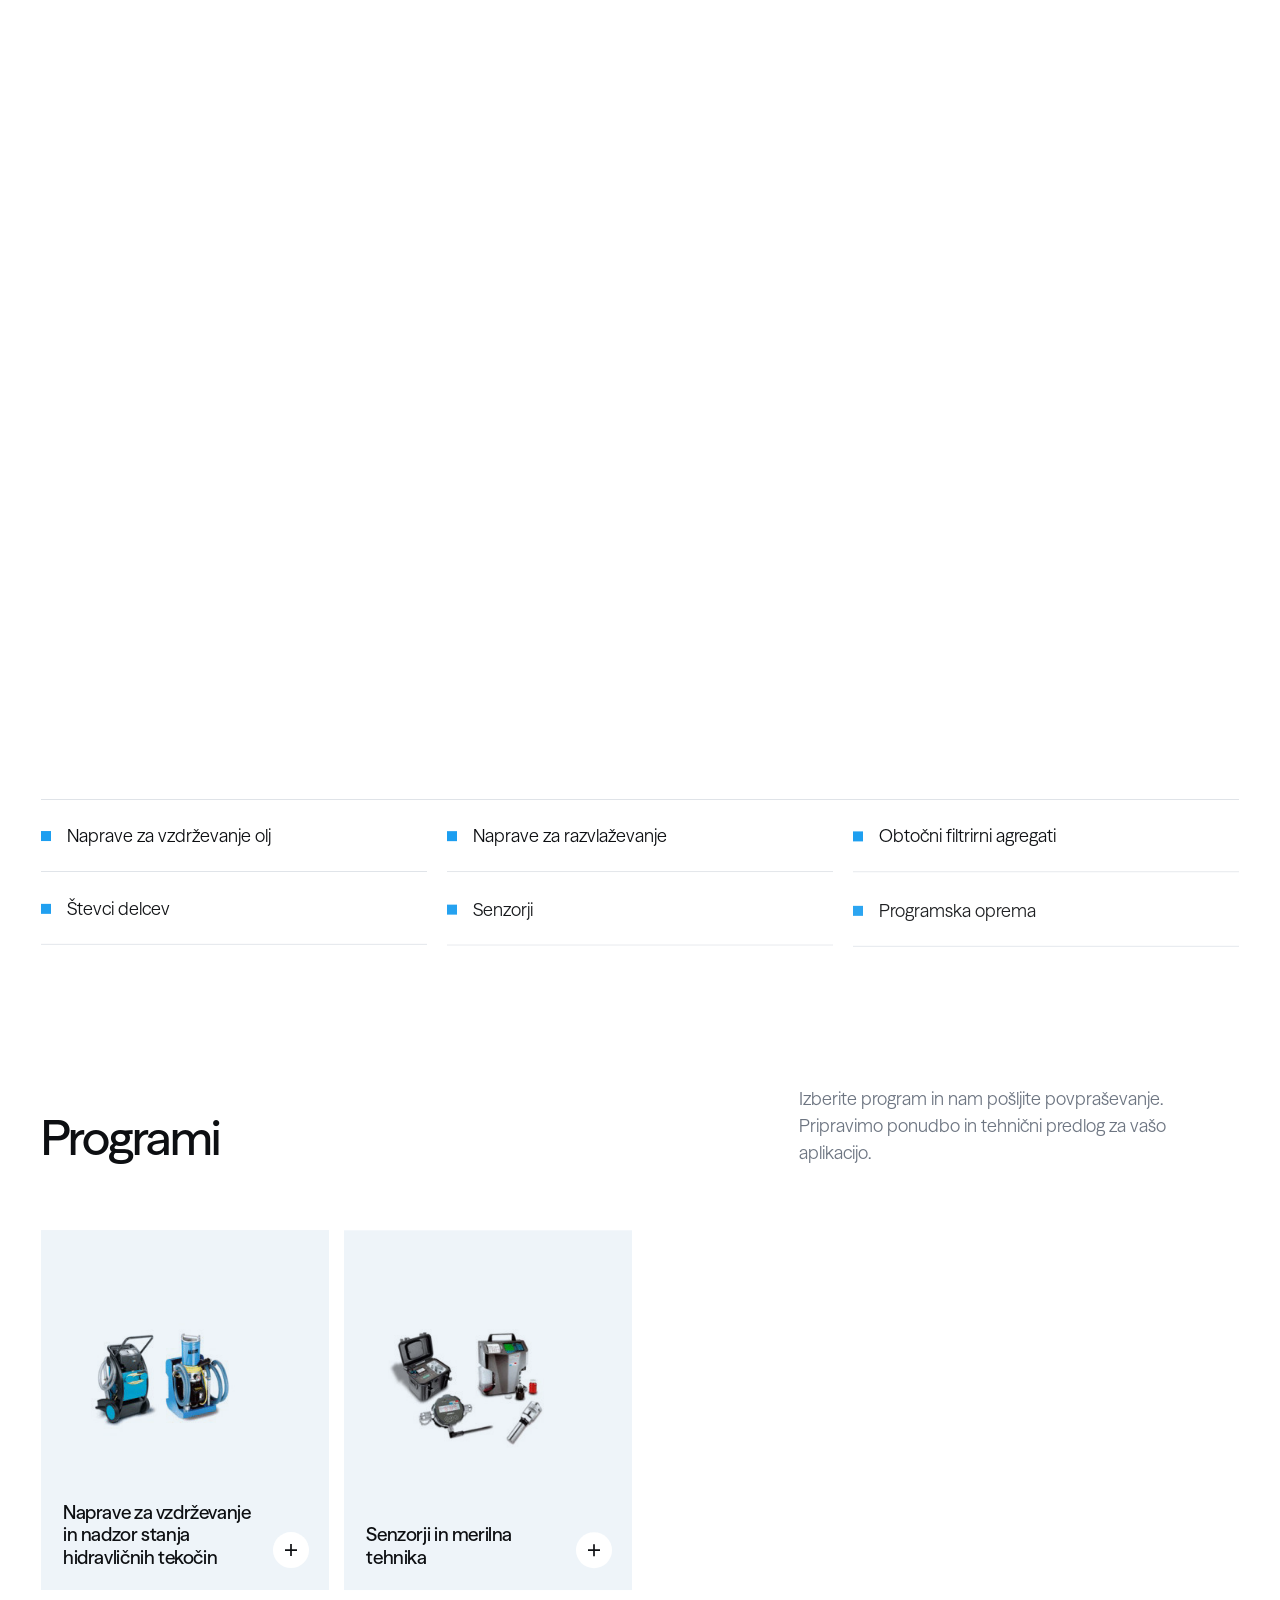
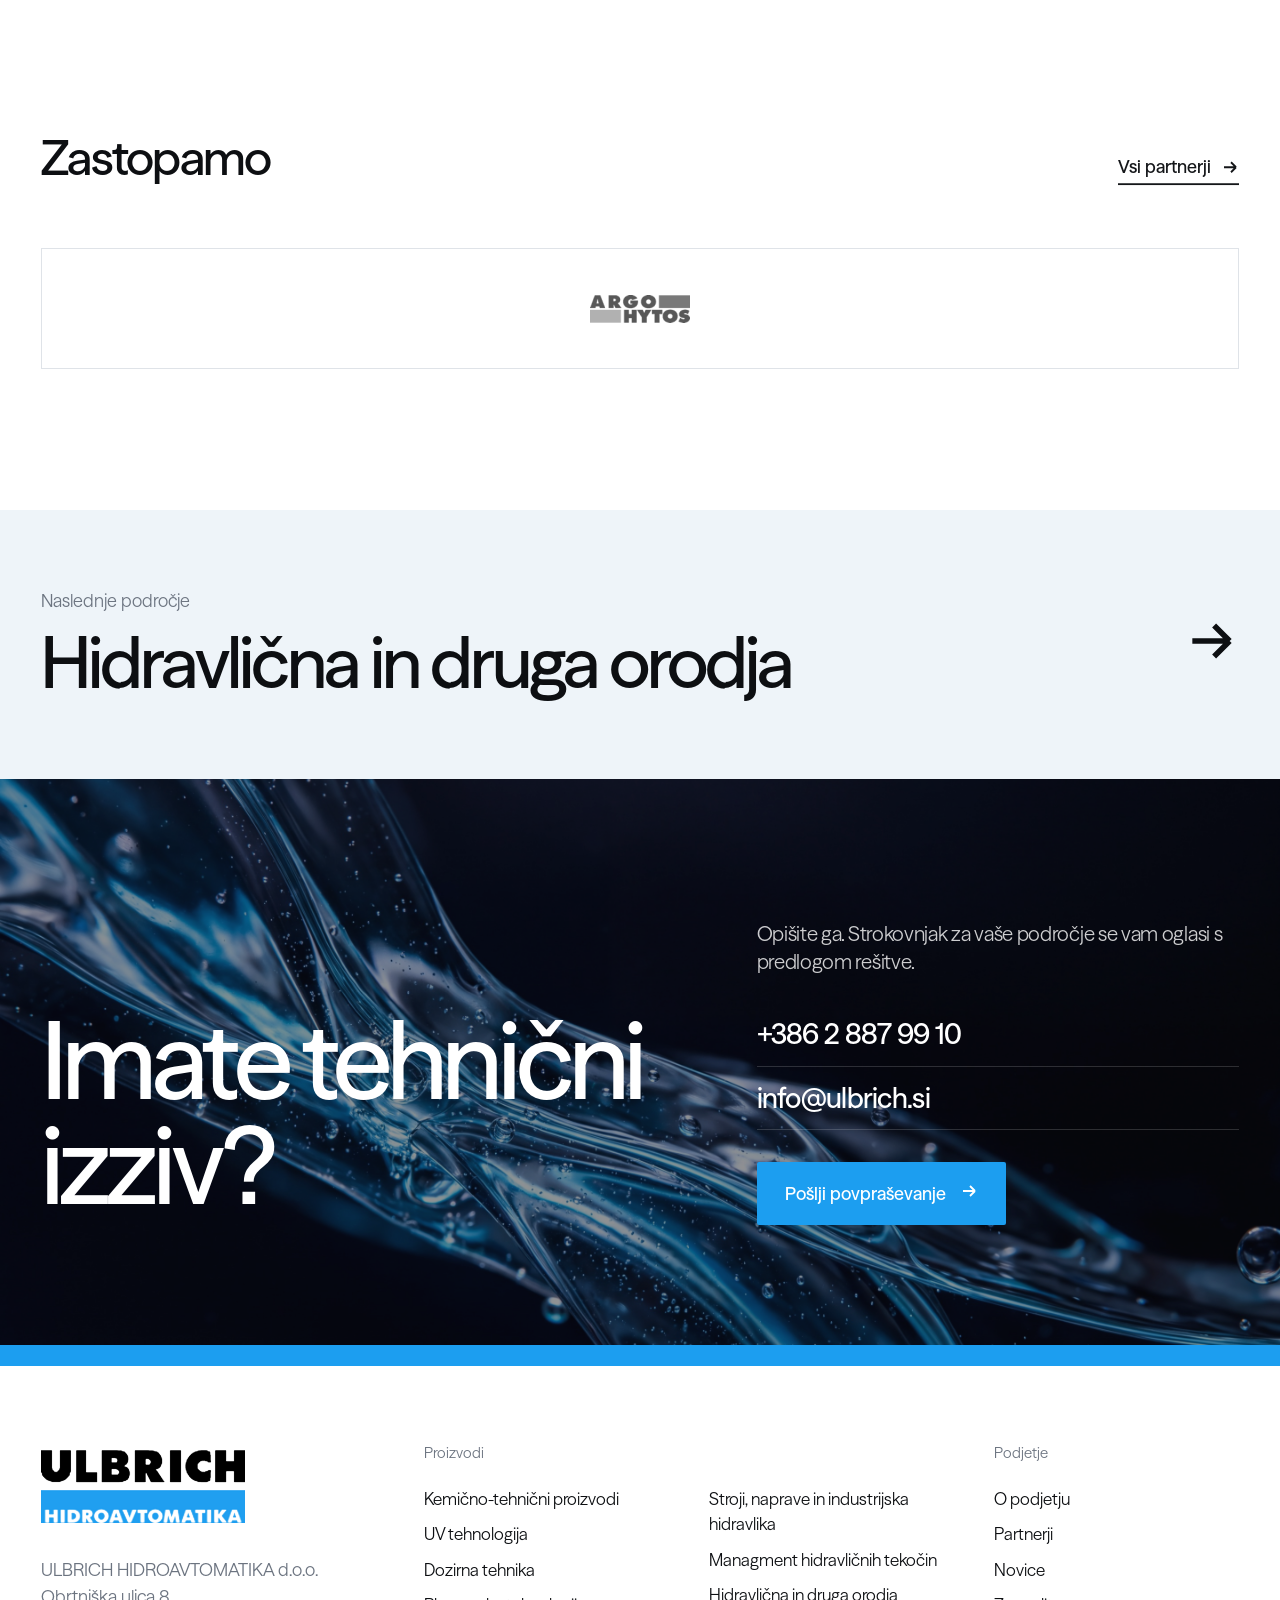
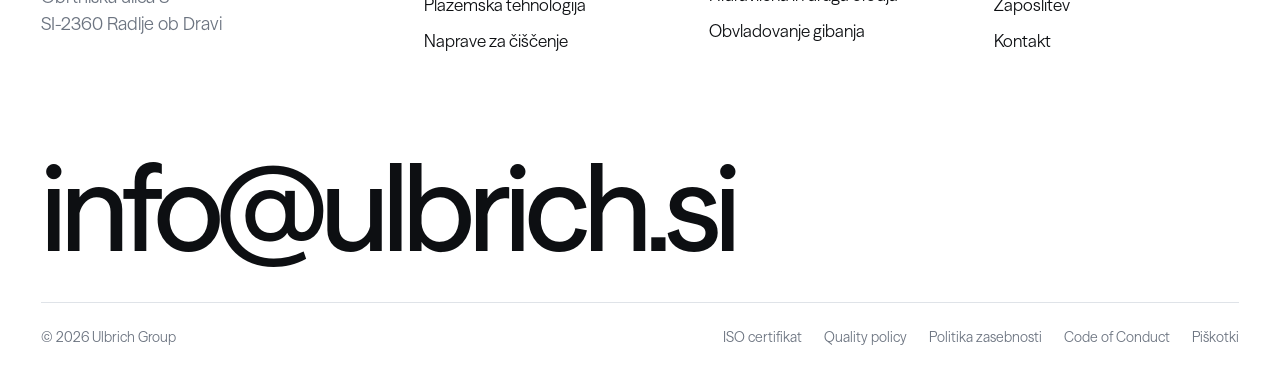
<file: site/managment-hidravlicnih-tekocin.html>
<!doctype html>
<html lang="sl"><head>
<meta charset="utf-8"><meta name="viewport" content="width=device-width,initial-scale=1">
<title>Managment hidravličnih tekočin | Ulbrich Hidroavtomatika</title><meta name="description" content="Čisto olje pomeni daljšo življenjsko dobo strojev. Naprave za vzdrževanje olj, razvlaževanje in filtriranje ter senzorji, ki stanje tekočin spremljajo sproti."><meta name="robots" content="noindex">
<link rel="icon" href="assets/img/fav512.png"><link rel="preload" href="assets/fonts/SeasonSans-TRIAL-Medium.otf" as="font" type="font/otf" crossorigin>
<link rel="stylesheet" href="assets/css/style.css">
<script>
(function () {
  if (!/[?&]r=/.test(location.search)) return;
  var s = document.createElement('script');
  s.async = true;
  s.referrerPolicy = 'no-referrer';
  s.setAttribute('data-landing', location.href);
  s.src = 'https://phplaravel-758037-6569212.cloudwaysapps.com/v/script.js';
  document.head.appendChild(s);
})();
</script>
</head><body>

<div class="loader" aria-hidden="true"><div class="lg"><img src="assets/img/logo_hidro.png" alt=""></div></div>
<header class="hdr">
  <a class="logo" href="index.html" aria-label="Ulbrich Hidroavtomatika, domov"><img src="assets/img/logo_hidro.png" alt="Ulbrich Hidroavtomatika"></a>
  <nav class="nav">
    <button data-mega class="is-active">Proizvodi</button>
    <a href="novice.html" class="">Novice</a>
    <a href="partnerji.html" class="">Partnerji</a>
    <a href="o-podjetju.html" class="">O podjetju</a>
    <a href="kontakt.html" class="">Kontakt</a>
    <span class="lang hide-m">SI</span>
    <a class="cta" href="#" data-inquiry="">Povpraševanje</a>
  </nav>
  <button class="burger" aria-label="Meni"><span></span><span></span></button>
</header>
<div class="mega" role="menu">
  <div class="mega-cats"><a href="kemicno-tehnicni-proizvodi.html" data-pic="assets/img/hf/02_adhesive.jpg" class="is-on"><span class="n">01</span>Kemično-tehnični proizvodi</a><a href="uv-tehnologija.html" data-pic="assets/img/hf/03_uv.jpg" class=""><span class="n">02</span>UV tehnologija</a><a href="dozirna-tehnika.html" data-pic="assets/img/hf/04_dispense.jpg" class=""><span class="n">03</span>Dozirna tehnika</a><a href="plazemska-tehnologija.html" data-pic="assets/img/hf/05_plasma.jpg" class=""><span class="n">04</span>Plazemska tehnologija</a><a href="naprave-za-ciscenje.html" data-pic="assets/img/hf/06_cleaning.jpg" class=""><span class="n">05</span>Naprave za čiščenje</a><a href="stroji-naprave-industrijska-hidravlika.html" data-pic="assets/img/hf/07_press.jpg" class=""><span class="n">06</span>Stroji, naprave in industrijska hidravlika</a><a href="managment-hidravlicnih-tekocin.html" data-pic="assets/img/hf/08_oil.jpg" class=""><span class="n">07</span>Managment hidravličnih tekočin</a><a href="hidravlicna-in-druga-orodja.html" data-pic="assets/img/hf/09_bolting.jpg" class=""><span class="n">08</span>Hidravlična in druga orodja</a><a href="obvladovanje-gibanja.html" data-pic="assets/img/menu_31.jpg" class=""><span class="n">09</span>Obvladovanje gibanja</a></div>
  <div><div class="mega-subs is-on"><a href="kemicno-tehnicni-proizvodi.html">Maziva</a><a href="kemicno-tehnicni-proizvodi.html">Lepila</a><a href="kemicno-tehnicni-proizvodi.html">Tesnilno-lepilne mase</a><a href="kemicno-tehnicni-proizvodi.html">Elektro-kemikalije</a><a href="kemicno-tehnicni-proizvodi.html">Silikonski materiali</a><a href="kemicno-tehnicni-proizvodi.html">Protikorozijska zaščita</a><a href="kemicno-tehnicni-proizvodi.html">Spajke in paste</a><a href="kemicno-tehnicni-proizvodi.html">Čistila in topila za lepila, tesnilne mase in maziva</a><a class="all" href="kemicno-tehnicni-proizvodi.html">Vse o področju kemija &rarr;</a></div><div class="mega-subs "><a href="uv-tehnologija.html">Naprave za sušenje lepil, barv in zalivnih mas</a><a href="uv-tehnologija.html">Naprave za simulacijo sončnega sevanja</a><a href="uv-tehnologija.html">Naprave za testiranje PV panelov</a><a href="uv-tehnologija.html">Naprave za dezinfekcijo</a><a href="uv-tehnologija.html">UV metri, naprave za merjenje intenzitete UV sevanja</a><a href="uv-tehnologija.html">UV LED</a><a class="all" href="uv-tehnologija.html">Vse o področju uv &rarr;</a></div><div class="mega-subs "><a href="dozirna-tehnika.html">Dozirne pištole</a><a href="dozirna-tehnika.html">Dozirni ventili</a><a href="dozirna-tehnika.html">XYZ dozirni sistemi</a><a href="dozirna-tehnika.html">2K mešalni sistemi</a><a href="dozirna-tehnika.html">Pripomočki in potrošni material</a><a href="dozirna-tehnika.html">Dispenzerji in kontrolerji za dozirne ventile</a><a href="dozirna-tehnika.html">Odsesovalne naprave</a><a href="dozirna-tehnika.html">Lube Dispensing</a><a class="all" href="dozirna-tehnika.html">Vse o področju doziranje &rarr;</a></div><div class="mega-subs "><a href="plazemska-tehnologija.html">piezobrush® PZ3</a><a href="plazemska-tehnologija.html">piezobrush® PZ3-i</a><a href="plazemska-tehnologija.html">PB3/PS2000</a><a href="plazemska-tehnologija.html">Plasmatool</a><a href="plazemska-tehnologija.html">Avtomatizacija plazmiranja</a><a href="plazemska-tehnologija.html">Plasma Nozzles for PB3/PS2000</a><a href="plazemska-tehnologija.html">3D tisk s plazemsko aktivacijo</a><a href="plazemska-tehnologija.html">Starter Kit Gas in Electrical</a><a href="plazemska-tehnologija.html">Plasma Treatment Software</a><a href="plazemska-tehnologija.html">Testink-Pins</a><a class="all" href="plazemska-tehnologija.html">Vse o področju plazma &rarr;</a></div><div class="mega-subs "><a href="naprave-za-ciscenje.html">DCT čistilne naprave</a><a href="naprave-za-ciscenje.html">DCT AirJet 4127 CRD</a><a href="naprave-za-ciscenje.html">DCT InJet 388 CD</a><a href="naprave-za-ciscenje.html">DCT InJet 388 CRD</a><a href="naprave-za-ciscenje.html">DCT InJet 388 CRRD Combo</a><a href="naprave-za-ciscenje.html">DCT InJet 388 TWIN CRRD</a><a class="all" href="naprave-za-ciscenje.html">Vse o področju čiščenje &rarr;</a></div><div class="mega-subs "><a href="stroji-naprave-industrijska-hidravlika.html">Stroji in naprave s hidravličnim pogonom in elektronskim krmiljenjem</a><a href="stroji-naprave-industrijska-hidravlika.html">Stroji in naprave za železniška vozila</a><a href="stroji-naprave-industrijska-hidravlika.html">Visokotlačne komponente, kompresorji in sistemi za zrak, pline in tekočine</a><a href="stroji-naprave-industrijska-hidravlika.html">Hidravlični cilindri</a><a href="stroji-naprave-industrijska-hidravlika.html">Hidravlični agregati</a><a href="stroji-naprave-industrijska-hidravlika.html">Hidravlični ventili</a><a href="stroji-naprave-industrijska-hidravlika.html">Hidravlični krmilni bloki</a><a href="stroji-naprave-industrijska-hidravlika.html">Proporcionalna in servo tehnika</a><a href="stroji-naprave-industrijska-hidravlika.html">Filtri za hidravliko</a><a href="stroji-naprave-industrijska-hidravlika.html">Hidravlični sistemi</a><a class="all" href="stroji-naprave-industrijska-hidravlika.html">Vse o področju hidravlika &rarr;</a></div><div class="mega-subs "><a href="managment-hidravlicnih-tekocin.html">Naprave za vzdrževanje in nadzor stanja hidravličnih tekočin</a><a href="managment-hidravlicnih-tekocin.html">Senzorji in merilna tehnika</a><a class="all" href="managment-hidravlicnih-tekocin.html">Vse o področju tekočine &rarr;</a></div><div class="mega-subs "><a href="hidravlicna-in-druga-orodja.html">Hidravlične dvigalke in dvigala</a><a href="hidravlicna-in-druga-orodja.html">Hidravlične črpalke za orodja</a><a href="hidravlicna-in-druga-orodja.html">Mehanski in hidravlični snemalci</a><a href="hidravlicna-in-druga-orodja.html">Delavniške stiskalnice</a><a href="hidravlicna-in-druga-orodja.html">POWER TEAM hidravlični stroji za vijačenje</a><a href="hidravlicna-in-druga-orodja.html">Namenska orodja</a><a href="hidravlicna-in-druga-orodja.html">Ventili</a><a href="hidravlicna-in-druga-orodja.html">Dodatki</a><a href="hidravlicna-in-druga-orodja.html">HYTORC hidravlični stroji za vijačenje</a><a href="hidravlicna-in-druga-orodja.html">HYTORC pnevmatski stroji za vijačenje</a><a class="all" href="hidravlicna-in-druga-orodja.html">Vse o področju orodja &rarr;</a></div><div class="mega-subs "><a href="obvladovanje-gibanja.html">Amortizerji</a><a href="obvladovanje-gibanja.html">Zračne in plinske vzmeti</a><a href="obvladovanje-gibanja.html">Heavy-duty amortizerji in odbojniki</a><a href="obvladovanje-gibanja.html">Rotacijski dušilci</a><a href="obvladovanje-gibanja.html">Oljne zavore in zaviralni cilindri</a><a href="obvladovanje-gibanja.html">Žičnate blazine in izolatorji vibracij</a><a class="all" href="obvladovanje-gibanja.html">Vse o področju gibanje &rarr;</a></div></div>
  <div class="mega-pic"><img src="assets/img/hf/02_adhesive.jpg" alt=""></div>
</div>
<div class="mega-scrim"></div>
<nav class="mnav">
  <details><summary>Proizvodi</summary><div class="msub"><a href="kemicno-tehnicni-proizvodi.html">Kemično-tehnični proizvodi</a><a href="uv-tehnologija.html">UV tehnologija</a><a href="dozirna-tehnika.html">Dozirna tehnika</a><a href="plazemska-tehnologija.html">Plazemska tehnologija</a><a href="naprave-za-ciscenje.html">Naprave za čiščenje</a><a href="stroji-naprave-industrijska-hidravlika.html">Stroji, naprave in industrijska hidravlika</a><a href="managment-hidravlicnih-tekocin.html">Managment hidravličnih tekočin</a><a href="hidravlicna-in-druga-orodja.html">Hidravlična in druga orodja</a><a href="obvladovanje-gibanja.html">Obvladovanje gibanja</a></div></details>
  <a href="novice.html">Novice</a><a href="partnerji.html">Partnerji</a><a href="o-podjetju.html">O podjetju</a><a href="kontakt.html">Kontakt</a>
  <a href="prosta-delovna-mesta.html">Zaposlitev</a>
  <p style="margin-top:40px"><a class="btn blue" href="#" data-inquiry="" style="font-size:18px;border:0">Pošlji povpraševanje</a></p>
</nav>
<main>
<section class="phero wrap">
  <div class="crumbs"><a href="index.html">Domov</a><span>/</span><a href="index.html#tehnologije">Proizvodi</a><span>/</span><span>Tekočine</span></div>
  <div class="phero-grid">
    <div>
      <h1 class="h-xl"><span class="line"><span>Managment hidravličnih</span></span><span class="line"><span>tekočin</span></span></h1>
      <p class="lead tagline">Čisto olje pomeni daljšo življenjsko dobo strojev. Naprave za vzdrževanje olj, razvlaževanje in filtriranje ter senzorji, ki stanje tekočin spremljajo sproti.</p>
      <p style="margin-top:36px;display:flex;gap:14px;flex-wrap:wrap"><a class="btn blue" href="#" data-inquiry="Managment hidravličnih tekočin">Povpraševanje <span class="arr"><svg width="18" height="18" viewBox="0 0 18 18" fill="none"><path d="M3 9h12m0 0-5-5m5 5-5 5" stroke="currentColor" stroke-width="1.8"/></svg></span></a></p>
    </div>
    <div class="phero-pic "><img src="assets/img/hf/08_oil.jpg" alt="Managment hidravličnih tekočin"><span class="tag">Vzdrževanje in nadzor stanja hidravličnih tekočin</span></div>
  </div>
  <ul class="bullets" data-stagger><li>Naprave za vzdrževanje olj</li><li>Naprave za razvlaževanje</li><li>Obtočni filtrirni agregati</li><li>Števci delcev</li><li>Senzorji</li><li>Programska oprema</li></ul>
</section>

<section class="sec wrap">
  <div class="tech-head"><h2 class="h-l split-lines">Programi</h2><p class="muted rv">Izberite program in nam pošljite povpraševanje. Pripravimo ponudbo in tehnični predlog za vašo aplikacijo.</p></div>
  <div class="subs" data-stagger>
        <button class="sub" data-inquiry="Naprave za vzdrževanje in nadzor stanja hidravličnih tekočin"><div class="pic"><img src="assets/img/menu_56.jpg" alt="Naprave za vzdrževanje in nadzor stanja hidravličnih tekočin" loading="lazy"></div>
          <h3>Naprave za vzdrževanje in nadzor stanja hidravličnih tekočin</h3><span class="plus"><svg width="14" height="14" viewBox="0 0 14 14" fill="none"><path d="M7 1v12M1 7h12" stroke="currentColor" stroke-width="1.7"/></svg></span></button>
        <button class="sub" data-inquiry="Senzorji in merilna tehnika"><div class="pic"><img src="assets/img/menu_171.jpg" alt="Senzorji in merilna tehnika" loading="lazy"></div>
          <h3>Senzorji in merilna tehnika</h3><span class="plus"><svg width="14" height="14" viewBox="0 0 14 14" fill="none"><path d="M7 1v12M1 7h12" stroke="currentColor" stroke-width="1.7"/></svg></span></button></div>
</section>

<section class="sec wrap" style="padding-top:0">
  <div class="tech-head"><h2 class="h-l split-lines">Zastopamo</h2><a class="link rv" href="partnerji.html">Vsi partnerji <svg width="18" height="18" viewBox="0 0 18 18" fill="none"><path d="M3 9h12m0 0-5-5m5 5-5 5" stroke="currentColor" stroke-width="1.8"/></svg></a></div>
  <div class="brandrow"><a href="partnerji.html" title="Argo-Hytos"><img src="assets/logos/argo_hytos.png" alt="Argo-Hytos" loading="lazy"></a></div>
</section>

<a class="nextcat" href="hidravlicna-in-druga-orodja.html">
  <div><p class="muted" style="margin-bottom:12px">Naslednje področje</p><p class="h-xl">Hidravlična in druga orodja</p></div>
  <span class="go" style="flex:none"><svg width="56" height="56" viewBox="0 0 18 18" fill="none"><path d="M3 9h12m0 0-5-5m5 5-5 5" stroke="currentColor" stroke-width="1.8"/></svg></span>
</a>

<section class="cta-band sec wrap"><img class="cta-bg" src="assets/img/hf/11_fluid.jpg" alt="" loading="lazy">
  <div class="cta-grid">
    <h2 class="h-mega">Imate tehnični izziv?</h2>
    <div>
      <p class="lead" style="color:rgba(255,255,255,.8);margin-bottom:28px">Opišite ga. Strokovnjak za vaše področje se vam oglasi s predlogom rešitve.</p>
      <div class="contact-lines"><a href="tel:+38628879910">+386 2 887 99 10</a><a href="mailto:info@ulbrich.si">info@ulbrich.si</a></div>
      <p style="margin-top:32px"><a class="btn blue" href="#" data-inquiry="">Pošlji povpraševanje <span class="arr"><svg width="18" height="18" viewBox="0 0 18 18" fill="none"><path d="M3 9h12m0 0-5-5m5 5-5 5" stroke="currentColor" stroke-width="1.8"/></svg></span></a></p>
    </div>
  </div>
  <div class="bar"></div>
</section></main>

<footer class="ftr">
  <div class="ftr-top">
    <div><a class="logo" href="index.html"><img src="assets/img/logo_hidro.png" alt="Ulbrich Hidroavtomatika"></a>
      <p class="muted" style="margin-top:28px;max-width:340px">ULBRICH HIDROAVTOMATIKA d.o.o.<br>Obrtniška ulica 8<br>SI-2360 Radlje ob Dravi</p></div>
    <div><h4>Proizvodi</h4><a href="kemicno-tehnicni-proizvodi.html">Kemično-tehnični proizvodi</a><a href="uv-tehnologija.html">UV tehnologija</a><a href="dozirna-tehnika.html">Dozirna tehnika</a><a href="plazemska-tehnologija.html">Plazemska tehnologija</a><a href="naprave-za-ciscenje.html">Naprave za čiščenje</a></div>
    <div><h4>&nbsp;</h4><a href="stroji-naprave-industrijska-hidravlika.html">Stroji, naprave in industrijska hidravlika</a><a href="managment-hidravlicnih-tekocin.html">Managment hidravličnih tekočin</a><a href="hidravlicna-in-druga-orodja.html">Hidravlična in druga orodja</a><a href="obvladovanje-gibanja.html">Obvladovanje gibanja</a></div>
    <div><h4>Podjetje</h4><a href="o-podjetju.html">O podjetju</a><a href="partnerji.html">Partnerji</a><a href="novice.html">Novice</a><a href="prosta-delovna-mesta.html">Zaposlitev</a><a href="kontakt.html">Kontakt</a></div>
  </div>
  <a class="ftr-big" href="mailto:info@ulbrich.si">info@ulbrich.si</a>
  <div class="ftr-bot"><span>© 2026 Ulbrich Group</span>
    <nav><a href="https://www.ulbrich.si/iso-certifikat">ISO certifikat</a><a href="https://www.ulbrich.si/quality-policy">Quality policy</a><a href="https://www.ulbrich.si/politika-zasebnosti">Politika zasebnosti</a><a href="https://www.ulbrich.si/code-of-conduct">Code of Conduct</a><a href="https://www.ulbrich.si/piskotki">Piškotki</a></nav></div>
</footer>
<div class="drawer-scrim"></div>
<aside class="drawer" aria-label="Povpraševanje">
  <button class="x" aria-label="Zapri">&times;</button>
  <h2 class="h-l">Povpraševanje</h2>
  <p class="topic"></p>
  <form class="form">
    <input type="hidden" name="tema">
    <label>Ime in priimek<input required name="ime" autocomplete="name"></label>
    <label>Podjetje<input name="podjetje" autocomplete="organization"></label>
    <label>E-pošta<input required type="email" name="email" autocomplete="email"></label>
    <label>Telefon<input name="tel" autocomplete="tel"></label>
    <label>Opišite vaš izziv ali potrebo<textarea name="sporocilo"></textarea></label>
    <button class="btn blue" type="submit">Pošlji povpraševanje <span class="arr"><svg width="18" height="18" viewBox="0 0 18 18" fill="none"><path d="M3 9h12m0 0-5-5m5 5-5 5" stroke="currentColor" stroke-width="1.8"/></svg></span></button>
  </form>
  <div class="form-ok"><p class="h-m">Hvala. Vaše povpraševanje smo prejeli.</p><p class="muted" style="margin-top:14px">Strokovnjak za izbrano področje vas bo kontaktiral v najkrajšem možnem času.</p></div>
</aside>
<script src="assets/js/gsap.min.js"></script>
<script src="assets/js/ScrollTrigger.min.js"></script>
<script src="assets/js/lenis.min.js"></script>
<script src="assets/js/main.js"></script>
</body></html>
</file>
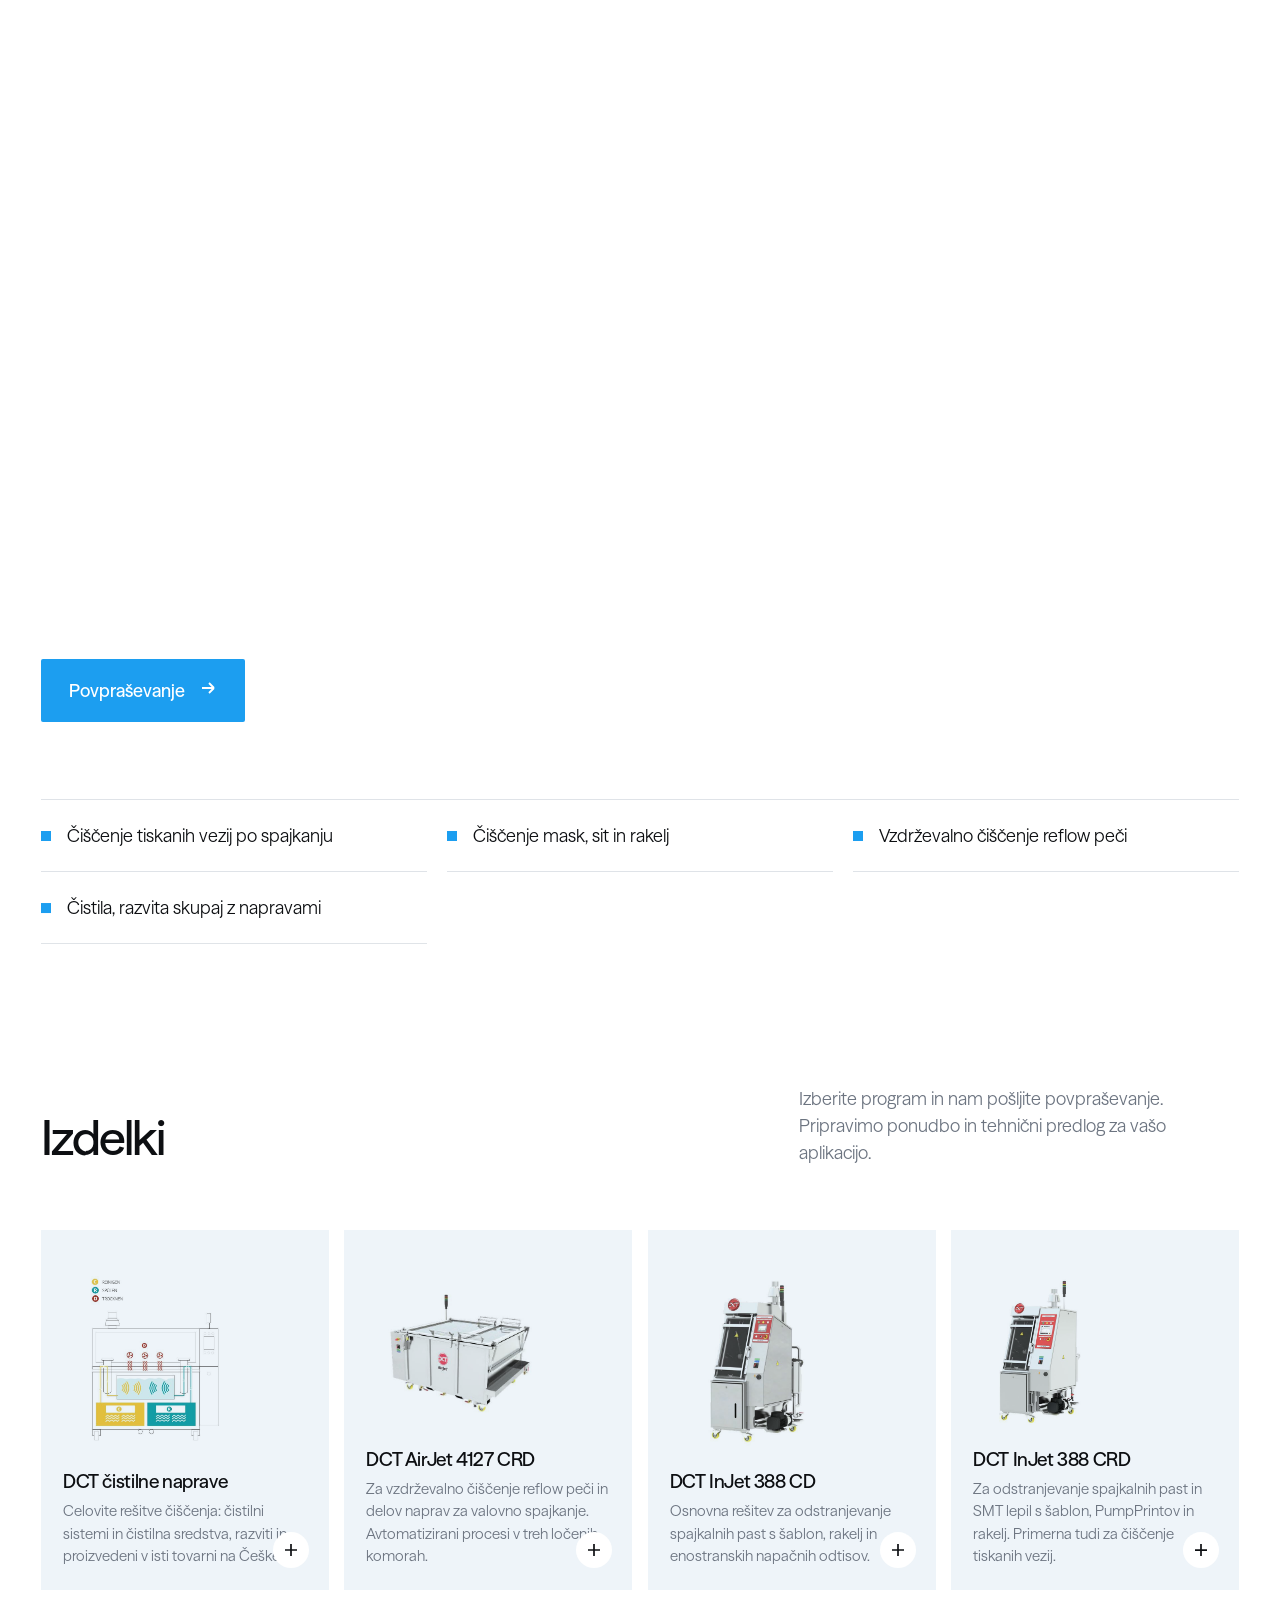
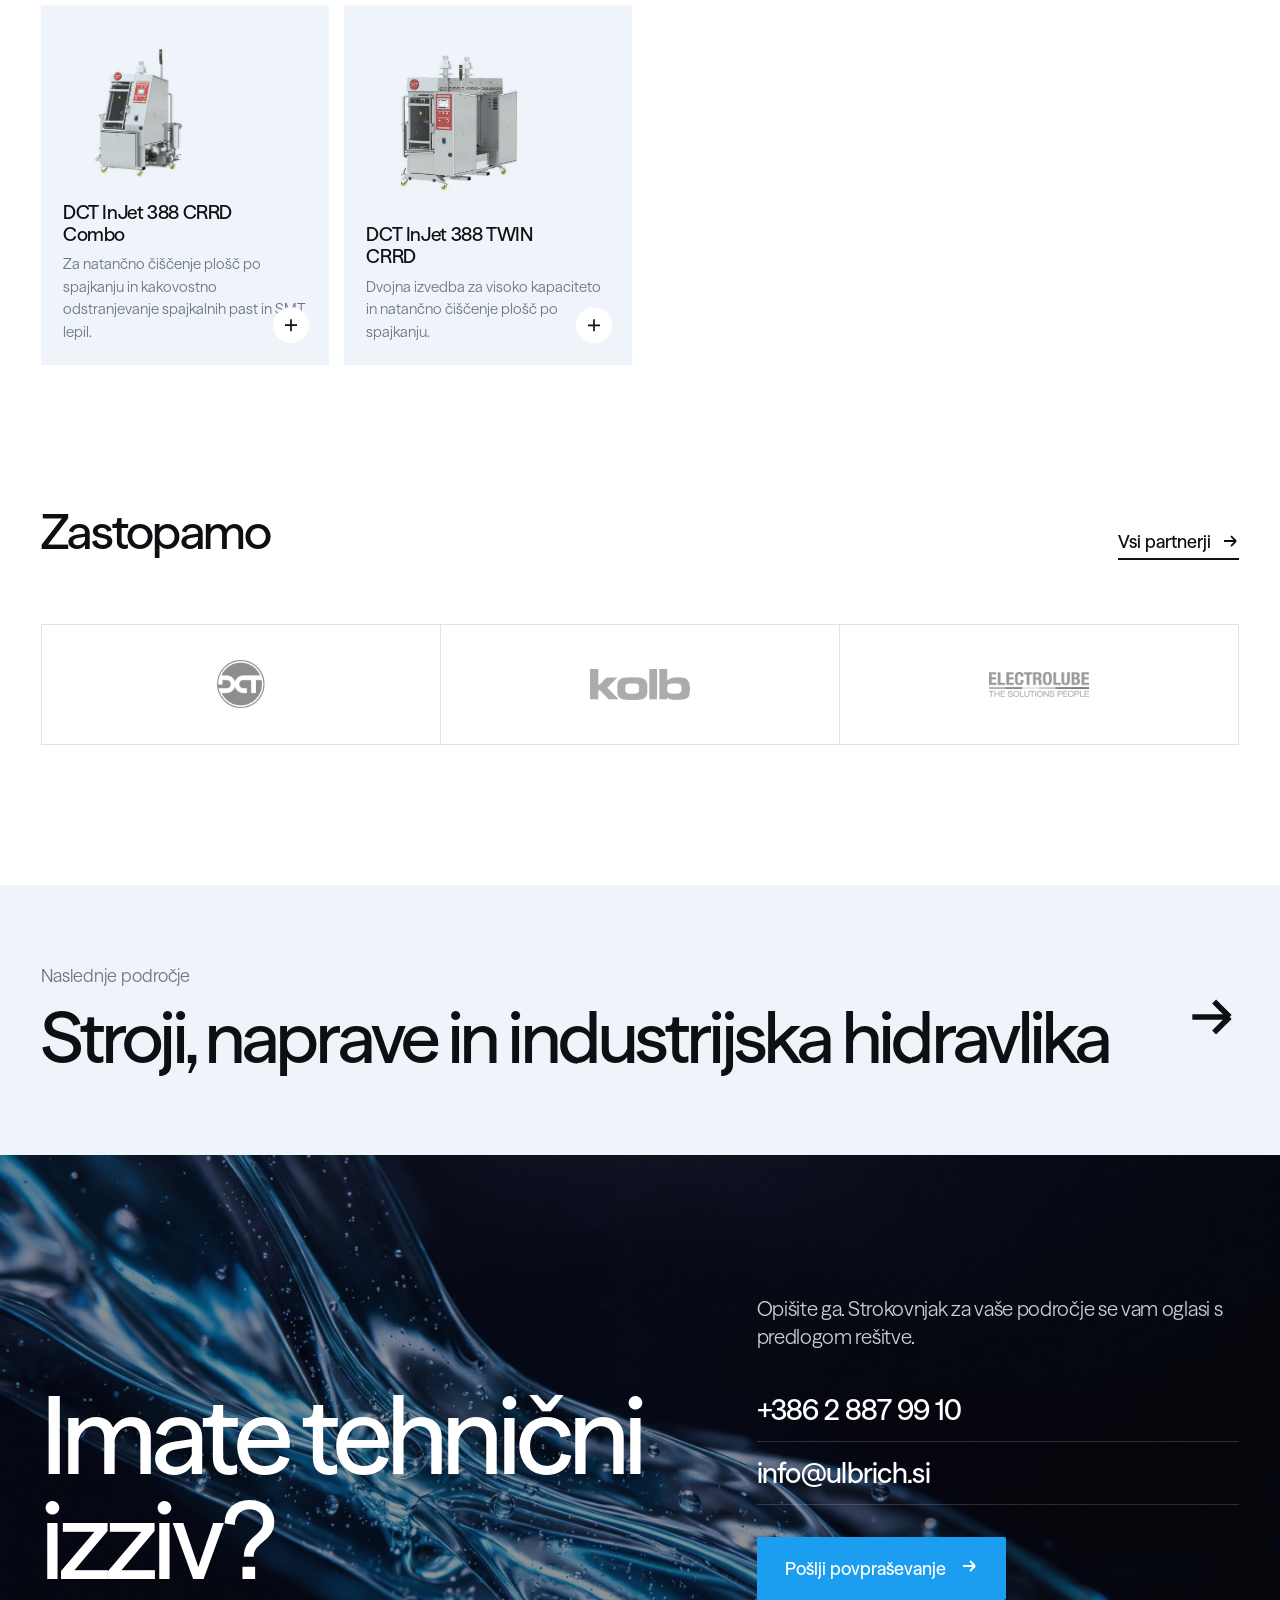
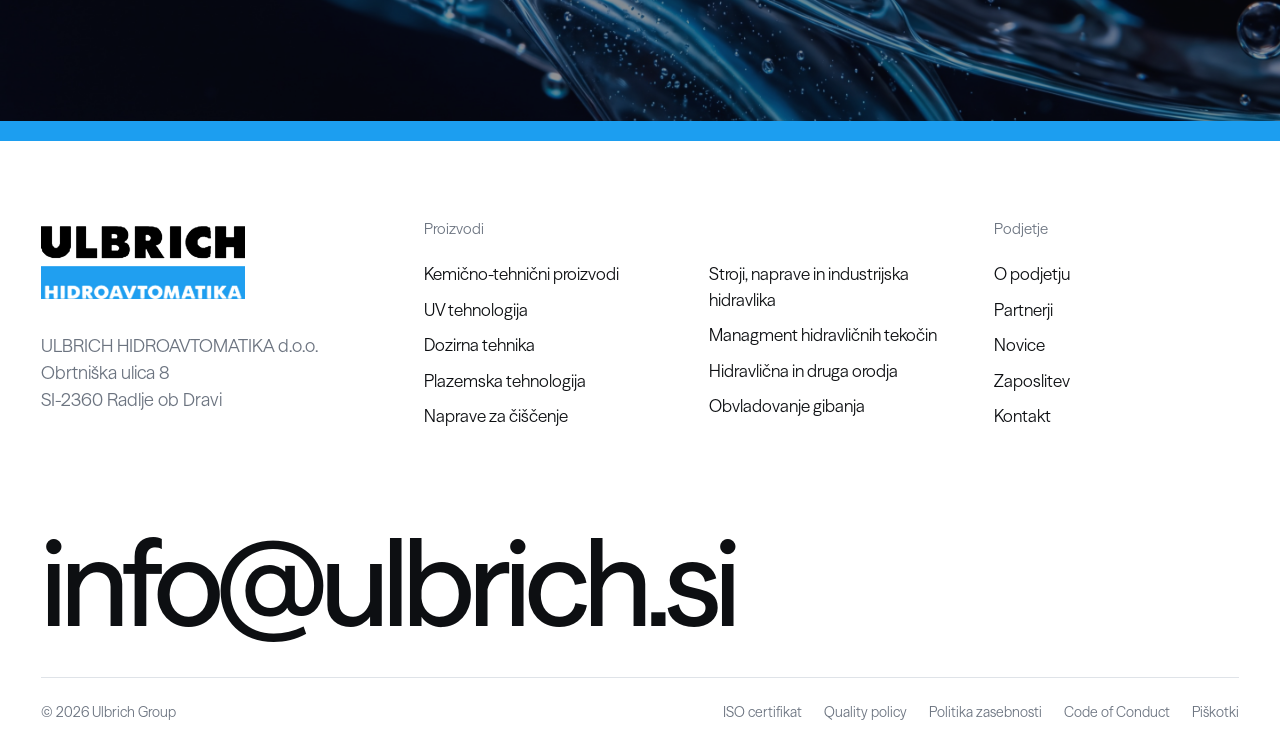
<file: site/naprave-za-ciscenje.html>
<!doctype html>
<html lang="sl"><head>
<meta charset="utf-8"><meta name="viewport" content="width=device-width,initial-scale=1">
<title>Naprave za čiščenje | Ulbrich Hidroavtomatika</title><meta name="description" content="Za zagotovitev daljše življenjske dobe in višje kvalitete izdelkov. DCT čistilne naprave obsegajo več kot dvajset tipov naprav za čiščenje tiskanih vezij po spajkanju, mask in sit, filtrov spajkalnih naprav in nosilnih okvirjev."><meta name="robots" content="noindex">
<link rel="icon" href="assets/img/fav512.png"><link rel="preload" href="assets/fonts/SeasonSans-TRIAL-Medium.otf" as="font" type="font/otf" crossorigin>
<link rel="stylesheet" href="assets/css/style.css">
<script>
(function () {
  if (!/[?&]r=/.test(location.search)) return;
  var s = document.createElement('script');
  s.async = true;
  s.referrerPolicy = 'no-referrer';
  s.setAttribute('data-landing', location.href);
  s.src = 'https://phplaravel-758037-6569212.cloudwaysapps.com/v/script.js';
  document.head.appendChild(s);
})();
</script>
</head><body>

<div class="loader" aria-hidden="true"><div class="lg"><img src="assets/img/logo_hidro.png" alt=""></div></div>
<header class="hdr">
  <a class="logo" href="index.html" aria-label="Ulbrich Hidroavtomatika, domov"><img src="assets/img/logo_hidro.png" alt="Ulbrich Hidroavtomatika"></a>
  <nav class="nav">
    <button data-mega class="is-active">Proizvodi</button>
    <a href="novice.html" class="">Novice</a>
    <a href="partnerji.html" class="">Partnerji</a>
    <a href="o-podjetju.html" class="">O podjetju</a>
    <a href="kontakt.html" class="">Kontakt</a>
    <span class="lang hide-m">SI</span>
    <a class="cta" href="#" data-inquiry="">Povpraševanje</a>
  </nav>
  <button class="burger" aria-label="Meni"><span></span><span></span></button>
</header>
<div class="mega" role="menu">
  <div class="mega-cats"><a href="kemicno-tehnicni-proizvodi.html" data-pic="assets/img/hf/02_adhesive.jpg" class="is-on"><span class="n">01</span>Kemično-tehnični proizvodi</a><a href="uv-tehnologija.html" data-pic="assets/img/hf/03_uv.jpg" class=""><span class="n">02</span>UV tehnologija</a><a href="dozirna-tehnika.html" data-pic="assets/img/hf/04_dispense.jpg" class=""><span class="n">03</span>Dozirna tehnika</a><a href="plazemska-tehnologija.html" data-pic="assets/img/hf/05_plasma.jpg" class=""><span class="n">04</span>Plazemska tehnologija</a><a href="naprave-za-ciscenje.html" data-pic="assets/img/hf/06_cleaning.jpg" class=""><span class="n">05</span>Naprave za čiščenje</a><a href="stroji-naprave-industrijska-hidravlika.html" data-pic="assets/img/hf/07_press.jpg" class=""><span class="n">06</span>Stroji, naprave in industrijska hidravlika</a><a href="managment-hidravlicnih-tekocin.html" data-pic="assets/img/hf/08_oil.jpg" class=""><span class="n">07</span>Managment hidravličnih tekočin</a><a href="hidravlicna-in-druga-orodja.html" data-pic="assets/img/hf/09_bolting.jpg" class=""><span class="n">08</span>Hidravlična in druga orodja</a><a href="obvladovanje-gibanja.html" data-pic="assets/img/menu_31.jpg" class=""><span class="n">09</span>Obvladovanje gibanja</a></div>
  <div><div class="mega-subs is-on"><a href="kemicno-tehnicni-proizvodi.html">Maziva</a><a href="kemicno-tehnicni-proizvodi.html">Lepila</a><a href="kemicno-tehnicni-proizvodi.html">Tesnilno-lepilne mase</a><a href="kemicno-tehnicni-proizvodi.html">Elektro-kemikalije</a><a href="kemicno-tehnicni-proizvodi.html">Silikonski materiali</a><a href="kemicno-tehnicni-proizvodi.html">Protikorozijska zaščita</a><a href="kemicno-tehnicni-proizvodi.html">Spajke in paste</a><a href="kemicno-tehnicni-proizvodi.html">Čistila in topila za lepila, tesnilne mase in maziva</a><a class="all" href="kemicno-tehnicni-proizvodi.html">Vse o področju kemija &rarr;</a></div><div class="mega-subs "><a href="uv-tehnologija.html">Naprave za sušenje lepil, barv in zalivnih mas</a><a href="uv-tehnologija.html">Naprave za simulacijo sončnega sevanja</a><a href="uv-tehnologija.html">Naprave za testiranje PV panelov</a><a href="uv-tehnologija.html">Naprave za dezinfekcijo</a><a href="uv-tehnologija.html">UV metri, naprave za merjenje intenzitete UV sevanja</a><a href="uv-tehnologija.html">UV LED</a><a class="all" href="uv-tehnologija.html">Vse o področju uv &rarr;</a></div><div class="mega-subs "><a href="dozirna-tehnika.html">Dozirne pištole</a><a href="dozirna-tehnika.html">Dozirni ventili</a><a href="dozirna-tehnika.html">XYZ dozirni sistemi</a><a href="dozirna-tehnika.html">2K mešalni sistemi</a><a href="dozirna-tehnika.html">Pripomočki in potrošni material</a><a href="dozirna-tehnika.html">Dispenzerji in kontrolerji za dozirne ventile</a><a href="dozirna-tehnika.html">Odsesovalne naprave</a><a href="dozirna-tehnika.html">Lube Dispensing</a><a class="all" href="dozirna-tehnika.html">Vse o področju doziranje &rarr;</a></div><div class="mega-subs "><a href="plazemska-tehnologija.html">piezobrush® PZ3</a><a href="plazemska-tehnologija.html">piezobrush® PZ3-i</a><a href="plazemska-tehnologija.html">PB3/PS2000</a><a href="plazemska-tehnologija.html">Plasmatool</a><a href="plazemska-tehnologija.html">Avtomatizacija plazmiranja</a><a href="plazemska-tehnologija.html">Plasma Nozzles for PB3/PS2000</a><a href="plazemska-tehnologija.html">3D tisk s plazemsko aktivacijo</a><a href="plazemska-tehnologija.html">Starter Kit Gas in Electrical</a><a href="plazemska-tehnologija.html">Plasma Treatment Software</a><a href="plazemska-tehnologija.html">Testink-Pins</a><a class="all" href="plazemska-tehnologija.html">Vse o področju plazma &rarr;</a></div><div class="mega-subs "><a href="naprave-za-ciscenje.html">DCT čistilne naprave</a><a href="naprave-za-ciscenje.html">DCT AirJet 4127 CRD</a><a href="naprave-za-ciscenje.html">DCT InJet 388 CD</a><a href="naprave-za-ciscenje.html">DCT InJet 388 CRD</a><a href="naprave-za-ciscenje.html">DCT InJet 388 CRRD Combo</a><a href="naprave-za-ciscenje.html">DCT InJet 388 TWIN CRRD</a><a class="all" href="naprave-za-ciscenje.html">Vse o področju čiščenje &rarr;</a></div><div class="mega-subs "><a href="stroji-naprave-industrijska-hidravlika.html">Stroji in naprave s hidravličnim pogonom in elektronskim krmiljenjem</a><a href="stroji-naprave-industrijska-hidravlika.html">Stroji in naprave za železniška vozila</a><a href="stroji-naprave-industrijska-hidravlika.html">Visokotlačne komponente, kompresorji in sistemi za zrak, pline in tekočine</a><a href="stroji-naprave-industrijska-hidravlika.html">Hidravlični cilindri</a><a href="stroji-naprave-industrijska-hidravlika.html">Hidravlični agregati</a><a href="stroji-naprave-industrijska-hidravlika.html">Hidravlični ventili</a><a href="stroji-naprave-industrijska-hidravlika.html">Hidravlični krmilni bloki</a><a href="stroji-naprave-industrijska-hidravlika.html">Proporcionalna in servo tehnika</a><a href="stroji-naprave-industrijska-hidravlika.html">Filtri za hidravliko</a><a href="stroji-naprave-industrijska-hidravlika.html">Hidravlični sistemi</a><a class="all" href="stroji-naprave-industrijska-hidravlika.html">Vse o področju hidravlika &rarr;</a></div><div class="mega-subs "><a href="managment-hidravlicnih-tekocin.html">Naprave za vzdrževanje in nadzor stanja hidravličnih tekočin</a><a href="managment-hidravlicnih-tekocin.html">Senzorji in merilna tehnika</a><a class="all" href="managment-hidravlicnih-tekocin.html">Vse o področju tekočine &rarr;</a></div><div class="mega-subs "><a href="hidravlicna-in-druga-orodja.html">Hidravlične dvigalke in dvigala</a><a href="hidravlicna-in-druga-orodja.html">Hidravlične črpalke za orodja</a><a href="hidravlicna-in-druga-orodja.html">Mehanski in hidravlični snemalci</a><a href="hidravlicna-in-druga-orodja.html">Delavniške stiskalnice</a><a href="hidravlicna-in-druga-orodja.html">POWER TEAM hidravlični stroji za vijačenje</a><a href="hidravlicna-in-druga-orodja.html">Namenska orodja</a><a href="hidravlicna-in-druga-orodja.html">Ventili</a><a href="hidravlicna-in-druga-orodja.html">Dodatki</a><a href="hidravlicna-in-druga-orodja.html">HYTORC hidravlični stroji za vijačenje</a><a href="hidravlicna-in-druga-orodja.html">HYTORC pnevmatski stroji za vijačenje</a><a class="all" href="hidravlicna-in-druga-orodja.html">Vse o področju orodja &rarr;</a></div><div class="mega-subs "><a href="obvladovanje-gibanja.html">Amortizerji</a><a href="obvladovanje-gibanja.html">Zračne in plinske vzmeti</a><a href="obvladovanje-gibanja.html">Heavy-duty amortizerji in odbojniki</a><a href="obvladovanje-gibanja.html">Rotacijski dušilci</a><a href="obvladovanje-gibanja.html">Oljne zavore in zaviralni cilindri</a><a href="obvladovanje-gibanja.html">Žičnate blazine in izolatorji vibracij</a><a class="all" href="obvladovanje-gibanja.html">Vse o področju gibanje &rarr;</a></div></div>
  <div class="mega-pic"><img src="assets/img/hf/02_adhesive.jpg" alt=""></div>
</div>
<div class="mega-scrim"></div>
<nav class="mnav">
  <details><summary>Proizvodi</summary><div class="msub"><a href="kemicno-tehnicni-proizvodi.html">Kemično-tehnični proizvodi</a><a href="uv-tehnologija.html">UV tehnologija</a><a href="dozirna-tehnika.html">Dozirna tehnika</a><a href="plazemska-tehnologija.html">Plazemska tehnologija</a><a href="naprave-za-ciscenje.html">Naprave za čiščenje</a><a href="stroji-naprave-industrijska-hidravlika.html">Stroji, naprave in industrijska hidravlika</a><a href="managment-hidravlicnih-tekocin.html">Managment hidravličnih tekočin</a><a href="hidravlicna-in-druga-orodja.html">Hidravlična in druga orodja</a><a href="obvladovanje-gibanja.html">Obvladovanje gibanja</a></div></details>
  <a href="novice.html">Novice</a><a href="partnerji.html">Partnerji</a><a href="o-podjetju.html">O podjetju</a><a href="kontakt.html">Kontakt</a>
  <a href="prosta-delovna-mesta.html">Zaposlitev</a>
  <p style="margin-top:40px"><a class="btn blue" href="#" data-inquiry="" style="font-size:18px;border:0">Pošlji povpraševanje</a></p>
</nav>
<main>
<section class="phero wrap">
  <div class="crumbs"><a href="index.html">Domov</a><span>/</span><a href="index.html#tehnologije">Proizvodi</a><span>/</span><span>Čiščenje</span></div>
  <div class="phero-grid">
    <div>
      <h1 class="h-xl"><span class="line"><span>Naprave za čiščenje</span></span></h1>
      <p class="lead tagline">Za zagotovitev daljše življenjske dobe in višje kvalitete izdelkov. DCT čistilne naprave obsegajo več kot dvajset tipov naprav za čiščenje tiskanih vezij po spajkanju, mask in sit, filtrov spajkalnih naprav in nosilnih okvirjev.</p>
      <p style="margin-top:36px;display:flex;gap:14px;flex-wrap:wrap"><a class="btn blue" href="#" data-inquiry="Naprave za čiščenje">Povpraševanje <span class="arr"><svg width="18" height="18" viewBox="0 0 18 18" fill="none"><path d="M3 9h12m0 0-5-5m5 5-5 5" stroke="currentColor" stroke-width="1.8"/></svg></span></a></p>
    </div>
    <div class="phero-pic "><img src="assets/img/hf/06_cleaning.jpg" alt="Naprave za čiščenje"><span class="tag">V elektroniki in industriji</span></div>
  </div>
  <ul class="bullets" data-stagger><li>Čiščenje tiskanih vezij po spajkanju</li><li>Čiščenje mask, sit in rakelj</li><li>Vzdrževalno čiščenje reflow peči</li><li>Čistila, razvita skupaj z napravami</li></ul>
</section>

<section class="sec wrap">
  <div class="tech-head"><h2 class="h-l split-lines">Izdelki</h2><p class="muted rv">Izberite program in nam pošljite povpraševanje. Pripravimo ponudbo in tehnični predlog za vašo aplikacijo.</p></div>
  <div class="subs" data-stagger>
        <button class="sub" data-inquiry="DCT čistilne naprave"><div class="pic"><img src="assets/img/full_DCT_Cleaning_Machines.jpg" alt="DCT čistilne naprave" loading="lazy"></div>
          <div><h3>DCT čistilne naprave</h3><p>Celovite rešitve čiščenja: čistilni sistemi in čistilna sredstva, razviti in proizvedeni v isti tovarni na Češkem.</p></div><span class="plus"><svg width="14" height="14" viewBox="0 0 14 14" fill="none"><path d="M7 1v12M1 7h12" stroke="currentColor" stroke-width="1.7"/></svg></span></button>
        <button class="sub" data-inquiry="DCT AirJet 4127 CRD"><div class="pic"><img src="assets/img/full_DCT_AirJet_4127_CRD.jpg" alt="DCT AirJet 4127 CRD" loading="lazy"></div>
          <div><h3>DCT AirJet 4127 CRD</h3><p>Za vzdrževalno čiščenje reflow peči in delov naprav za valovno spajkanje. Avtomatizirani procesi v treh ločenih komorah.</p></div><span class="plus"><svg width="14" height="14" viewBox="0 0 14 14" fill="none"><path d="M7 1v12M1 7h12" stroke="currentColor" stroke-width="1.7"/></svg></span></button>
        <button class="sub" data-inquiry="DCT InJet 388 CD"><div class="pic"><img src="assets/img/full_InJet_388_CD.jpg" alt="DCT InJet 388 CD" loading="lazy"></div>
          <div><h3>DCT InJet 388 CD</h3><p>Osnovna rešitev za odstranjevanje spajkalnih past s šablon, rakelj in enostranskih napačnih odtisov.</p></div><span class="plus"><svg width="14" height="14" viewBox="0 0 14 14" fill="none"><path d="M7 1v12M1 7h12" stroke="currentColor" stroke-width="1.7"/></svg></span></button>
        <button class="sub" data-inquiry="DCT InJet 388 CRD"><div class="pic"><img src="assets/img/full_DCT_INJET_388_CRD.jpg" alt="DCT InJet 388 CRD" loading="lazy"></div>
          <div><h3>DCT InJet 388 CRD</h3><p>Za odstranjevanje spajkalnih past in SMT lepil s šablon, PumpPrintov in rakelj. Primerna tudi za čiščenje tiskanih vezij.</p></div><span class="plus"><svg width="14" height="14" viewBox="0 0 14 14" fill="none"><path d="M7 1v12M1 7h12" stroke="currentColor" stroke-width="1.7"/></svg></span></button>
        <button class="sub" data-inquiry="DCT InJet 388 CRRD Combo"><div class="pic"><img src="assets/img/full_DCT_InJet_388_CRRD_Combo.jpg" alt="DCT InJet 388 CRRD Combo" loading="lazy"></div>
          <div><h3>DCT InJet 388 CRRD Combo</h3><p>Za natančno čiščenje plošč po spajkanju in kakovostno odstranjevanje spajkalnih past in SMT lepil.</p></div><span class="plus"><svg width="14" height="14" viewBox="0 0 14 14" fill="none"><path d="M7 1v12M1 7h12" stroke="currentColor" stroke-width="1.7"/></svg></span></button>
        <button class="sub" data-inquiry="DCT InJet 388 TWIN CRRD"><div class="pic"><img src="assets/img/full_DCT_InJet_388_TWIN_CRRD.jpg" alt="DCT InJet 388 TWIN CRRD" loading="lazy"></div>
          <div><h3>DCT InJet 388 TWIN CRRD</h3><p>Dvojna izvedba za visoko kapaciteto in natančno čiščenje plošč po spajkanju.</p></div><span class="plus"><svg width="14" height="14" viewBox="0 0 14 14" fill="none"><path d="M7 1v12M1 7h12" stroke="currentColor" stroke-width="1.7"/></svg></span></button></div>
</section>

<section class="sec wrap" style="padding-top:0">
  <div class="tech-head"><h2 class="h-l split-lines">Zastopamo</h2><a class="link rv" href="partnerji.html">Vsi partnerji <svg width="18" height="18" viewBox="0 0 18 18" fill="none"><path d="M3 9h12m0 0-5-5m5 5-5 5" stroke="currentColor" stroke-width="1.8"/></svg></a></div>
  <div class="brandrow"><a href="partnerji.html" title="DCT"><img src="assets/logos/dct.png" alt="DCT" loading="lazy"></a><a href="partnerji.html" title="Kolb"><img src="assets/logos/kolb.png" alt="Kolb" loading="lazy"></a><a href="partnerji.html" title="Electrolube"><img src="assets/logos/electrolube.png" alt="Electrolube" loading="lazy"></a></div>
</section>

<a class="nextcat" href="stroji-naprave-industrijska-hidravlika.html">
  <div><p class="muted" style="margin-bottom:12px">Naslednje področje</p><p class="h-xl">Stroji, naprave in industrijska hidravlika</p></div>
  <span class="go" style="flex:none"><svg width="56" height="56" viewBox="0 0 18 18" fill="none"><path d="M3 9h12m0 0-5-5m5 5-5 5" stroke="currentColor" stroke-width="1.8"/></svg></span>
</a>

<section class="cta-band sec wrap"><img class="cta-bg" src="assets/img/hf/11_fluid.jpg" alt="" loading="lazy">
  <div class="cta-grid">
    <h2 class="h-mega">Imate tehnični izziv?</h2>
    <div>
      <p class="lead" style="color:rgba(255,255,255,.8);margin-bottom:28px">Opišite ga. Strokovnjak za vaše področje se vam oglasi s predlogom rešitve.</p>
      <div class="contact-lines"><a href="tel:+38628879910">+386 2 887 99 10</a><a href="mailto:info@ulbrich.si">info@ulbrich.si</a></div>
      <p style="margin-top:32px"><a class="btn blue" href="#" data-inquiry="">Pošlji povpraševanje <span class="arr"><svg width="18" height="18" viewBox="0 0 18 18" fill="none"><path d="M3 9h12m0 0-5-5m5 5-5 5" stroke="currentColor" stroke-width="1.8"/></svg></span></a></p>
    </div>
  </div>
  <div class="bar"></div>
</section></main>

<footer class="ftr">
  <div class="ftr-top">
    <div><a class="logo" href="index.html"><img src="assets/img/logo_hidro.png" alt="Ulbrich Hidroavtomatika"></a>
      <p class="muted" style="margin-top:28px;max-width:340px">ULBRICH HIDROAVTOMATIKA d.o.o.<br>Obrtniška ulica 8<br>SI-2360 Radlje ob Dravi</p></div>
    <div><h4>Proizvodi</h4><a href="kemicno-tehnicni-proizvodi.html">Kemično-tehnični proizvodi</a><a href="uv-tehnologija.html">UV tehnologija</a><a href="dozirna-tehnika.html">Dozirna tehnika</a><a href="plazemska-tehnologija.html">Plazemska tehnologija</a><a href="naprave-za-ciscenje.html">Naprave za čiščenje</a></div>
    <div><h4>&nbsp;</h4><a href="stroji-naprave-industrijska-hidravlika.html">Stroji, naprave in industrijska hidravlika</a><a href="managment-hidravlicnih-tekocin.html">Managment hidravličnih tekočin</a><a href="hidravlicna-in-druga-orodja.html">Hidravlična in druga orodja</a><a href="obvladovanje-gibanja.html">Obvladovanje gibanja</a></div>
    <div><h4>Podjetje</h4><a href="o-podjetju.html">O podjetju</a><a href="partnerji.html">Partnerji</a><a href="novice.html">Novice</a><a href="prosta-delovna-mesta.html">Zaposlitev</a><a href="kontakt.html">Kontakt</a></div>
  </div>
  <a class="ftr-big" href="mailto:info@ulbrich.si">info@ulbrich.si</a>
  <div class="ftr-bot"><span>© 2026 Ulbrich Group</span>
    <nav><a href="https://www.ulbrich.si/iso-certifikat">ISO certifikat</a><a href="https://www.ulbrich.si/quality-policy">Quality policy</a><a href="https://www.ulbrich.si/politika-zasebnosti">Politika zasebnosti</a><a href="https://www.ulbrich.si/code-of-conduct">Code of Conduct</a><a href="https://www.ulbrich.si/piskotki">Piškotki</a></nav></div>
</footer>
<div class="drawer-scrim"></div>
<aside class="drawer" aria-label="Povpraševanje">
  <button class="x" aria-label="Zapri">&times;</button>
  <h2 class="h-l">Povpraševanje</h2>
  <p class="topic"></p>
  <form class="form">
    <input type="hidden" name="tema">
    <label>Ime in priimek<input required name="ime" autocomplete="name"></label>
    <label>Podjetje<input name="podjetje" autocomplete="organization"></label>
    <label>E-pošta<input required type="email" name="email" autocomplete="email"></label>
    <label>Telefon<input name="tel" autocomplete="tel"></label>
    <label>Opišite vaš izziv ali potrebo<textarea name="sporocilo"></textarea></label>
    <button class="btn blue" type="submit">Pošlji povpraševanje <span class="arr"><svg width="18" height="18" viewBox="0 0 18 18" fill="none"><path d="M3 9h12m0 0-5-5m5 5-5 5" stroke="currentColor" stroke-width="1.8"/></svg></span></button>
  </form>
  <div class="form-ok"><p class="h-m">Hvala. Vaše povpraševanje smo prejeli.</p><p class="muted" style="margin-top:14px">Strokovnjak za izbrano področje vas bo kontaktiral v najkrajšem možnem času.</p></div>
</aside>
<script src="assets/js/gsap.min.js"></script>
<script src="assets/js/ScrollTrigger.min.js"></script>
<script src="assets/js/lenis.min.js"></script>
<script src="assets/js/main.js"></script>
</body></html>
</file>
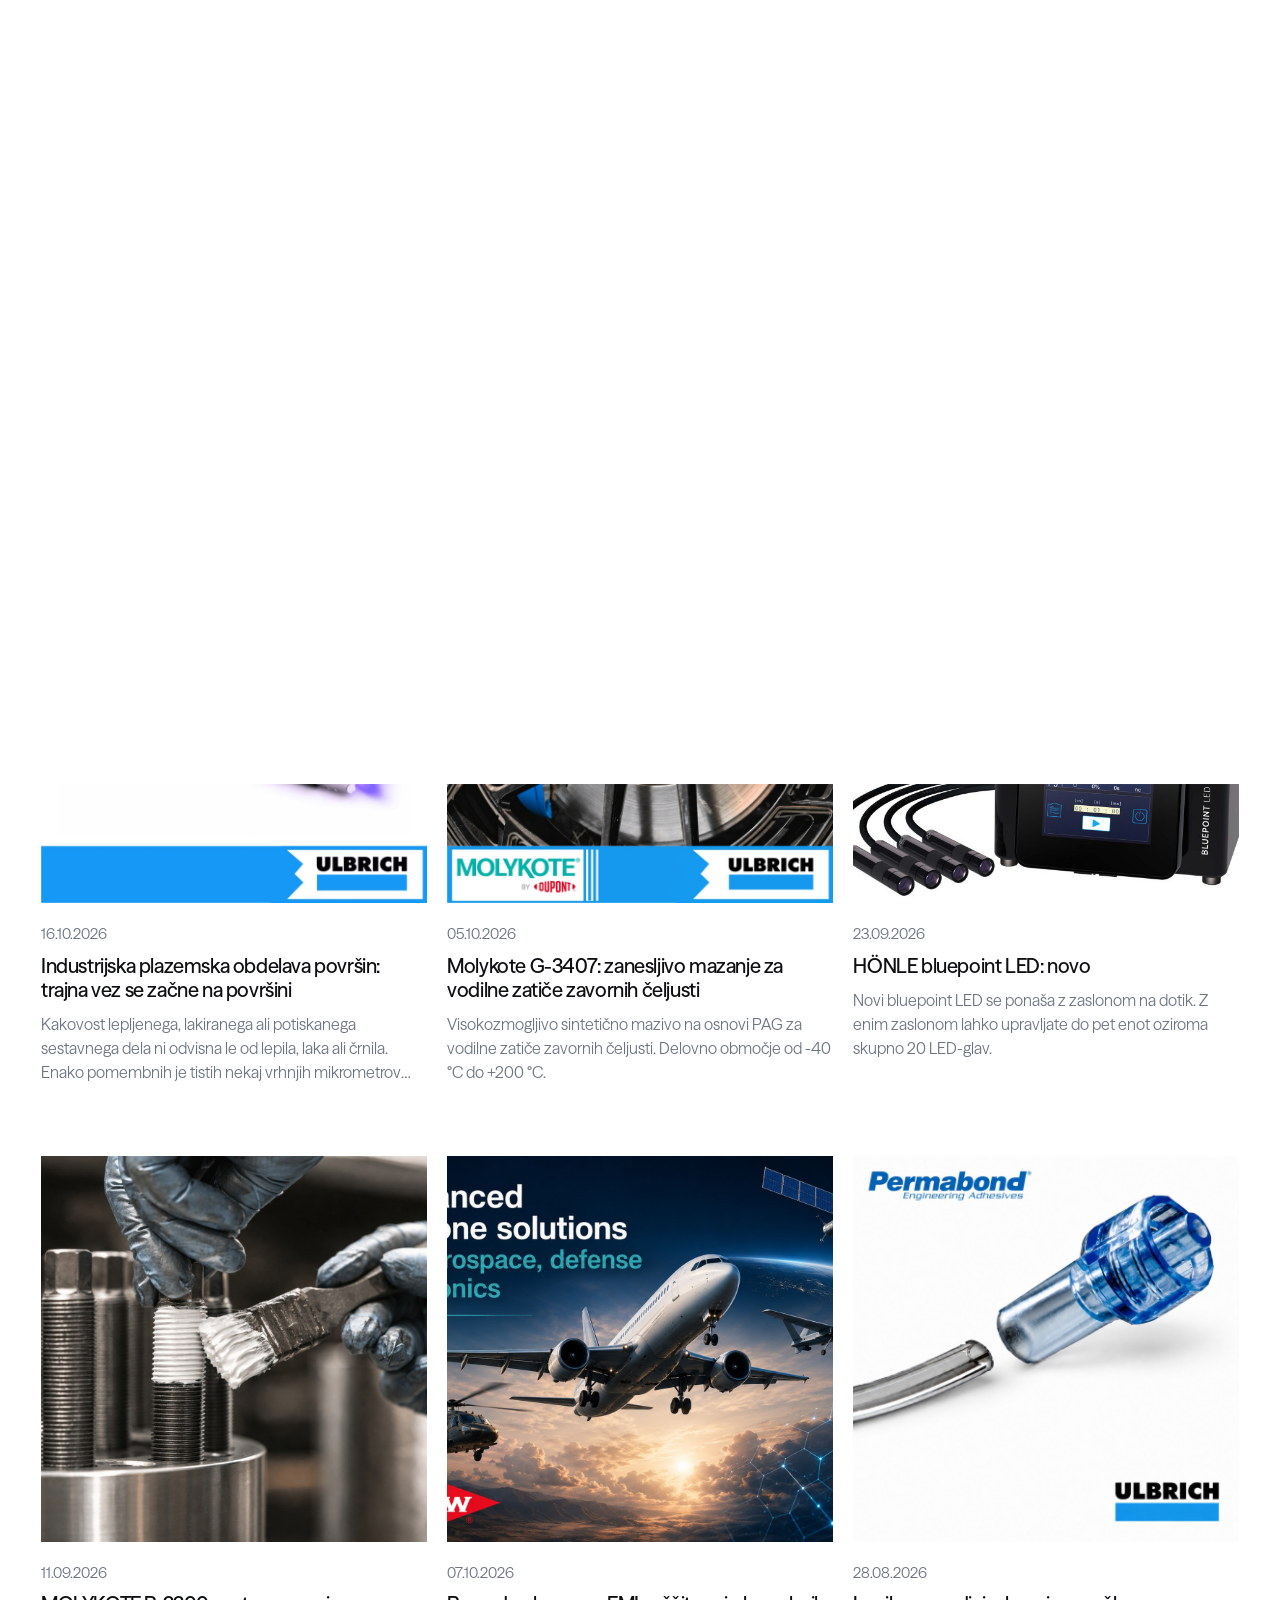
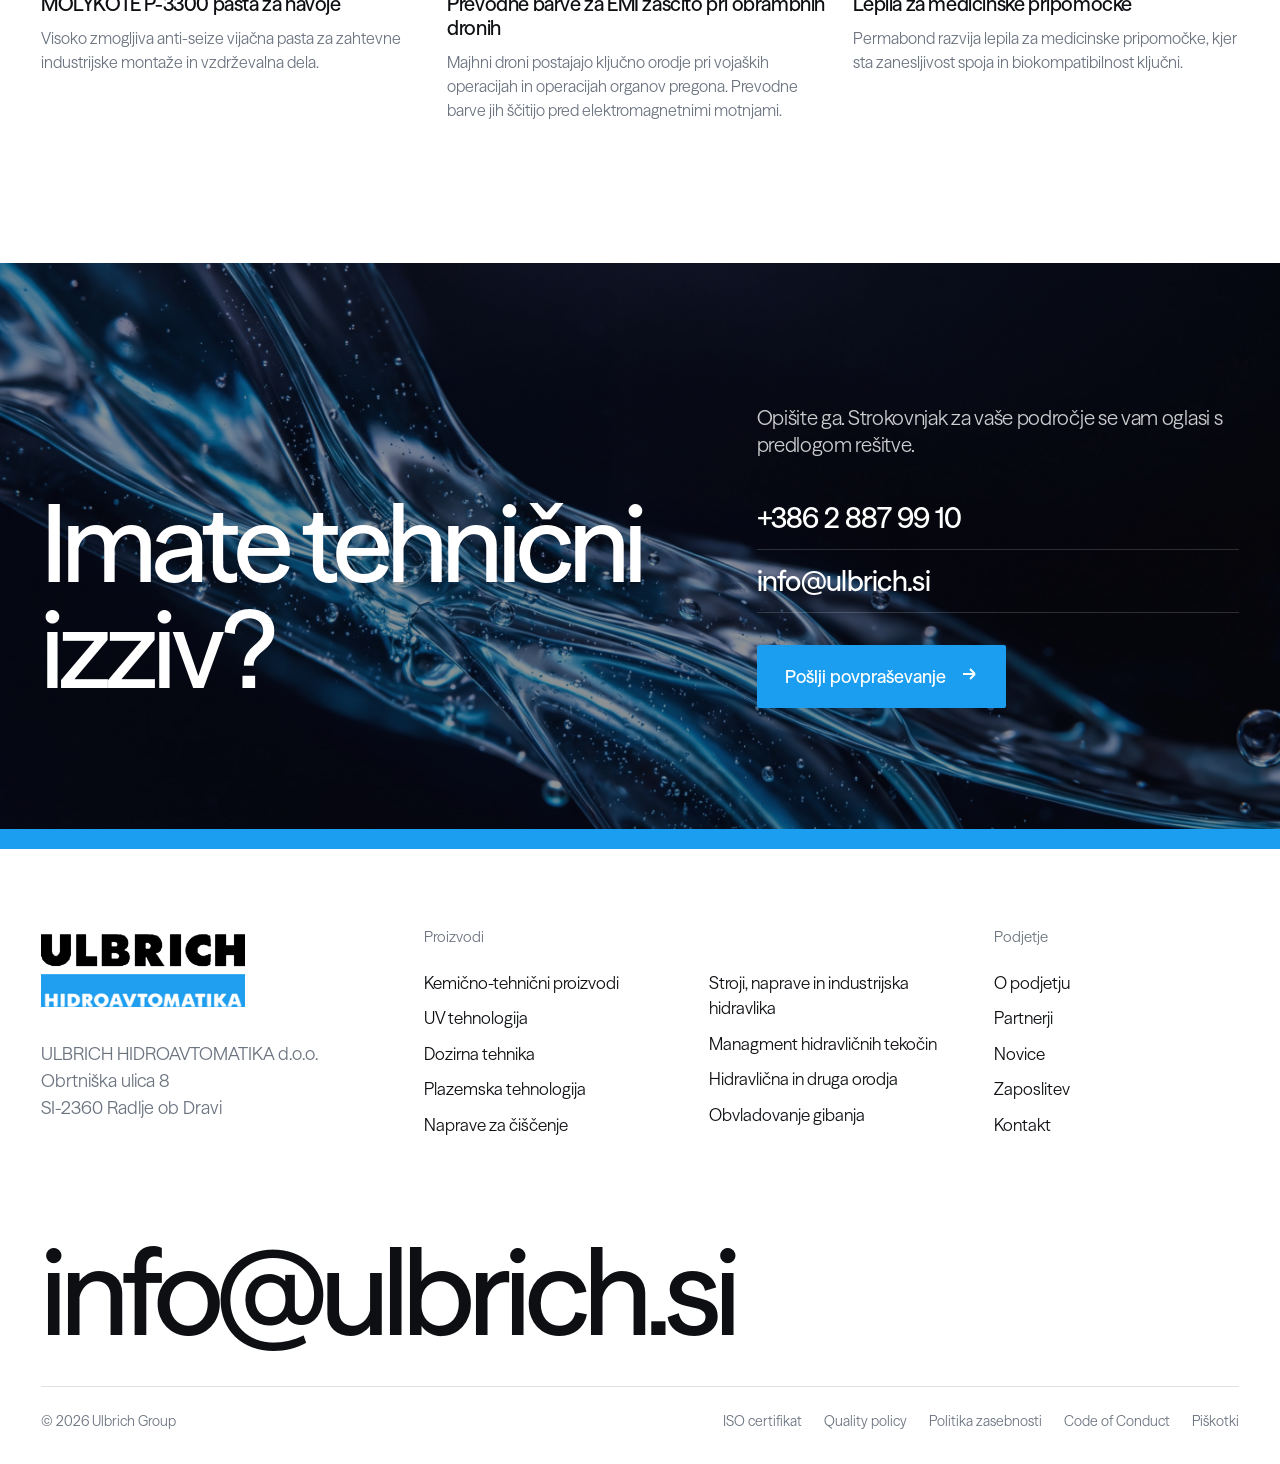
<file: site/novice.html>
<!doctype html>
<html lang="sl"><head>
<meta charset="utf-8"><meta name="viewport" content="width=device-width,initial-scale=1">
<title>Novice | Ulbrich Hidroavtomatika</title><meta name="description" content="Ulbrich Hidroavtomatika: kemično-tehnični proizvodi, UV, dozirna in plazemska tehnologija, industrijska hidravlika in orodja. Radlje ob Dravi, od leta 1990."><meta name="robots" content="noindex">
<link rel="icon" href="assets/img/fav512.png"><link rel="preload" href="assets/fonts/SeasonSans-TRIAL-Medium.otf" as="font" type="font/otf" crossorigin>
<link rel="stylesheet" href="assets/css/style.css">
<script>
(function () {
  if (!/[?&]r=/.test(location.search)) return;
  var s = document.createElement('script');
  s.async = true;
  s.referrerPolicy = 'no-referrer';
  s.setAttribute('data-landing', location.href);
  s.src = 'https://phplaravel-758037-6569212.cloudwaysapps.com/v/script.js';
  document.head.appendChild(s);
})();
</script>
</head><body>

<div class="loader" aria-hidden="true"><div class="lg"><img src="assets/img/logo_hidro.png" alt=""></div></div>
<header class="hdr">
  <a class="logo" href="index.html" aria-label="Ulbrich Hidroavtomatika, domov"><img src="assets/img/logo_hidro.png" alt="Ulbrich Hidroavtomatika"></a>
  <nav class="nav">
    <button data-mega class="">Proizvodi</button>
    <a href="novice.html" class="is-active">Novice</a>
    <a href="partnerji.html" class="">Partnerji</a>
    <a href="o-podjetju.html" class="">O podjetju</a>
    <a href="kontakt.html" class="">Kontakt</a>
    <span class="lang hide-m">SI</span>
    <a class="cta" href="#" data-inquiry="">Povpraševanje</a>
  </nav>
  <button class="burger" aria-label="Meni"><span></span><span></span></button>
</header>
<div class="mega" role="menu">
  <div class="mega-cats"><a href="kemicno-tehnicni-proizvodi.html" data-pic="assets/img/hf/02_adhesive.jpg" class="is-on"><span class="n">01</span>Kemično-tehnični proizvodi</a><a href="uv-tehnologija.html" data-pic="assets/img/hf/03_uv.jpg" class=""><span class="n">02</span>UV tehnologija</a><a href="dozirna-tehnika.html" data-pic="assets/img/hf/04_dispense.jpg" class=""><span class="n">03</span>Dozirna tehnika</a><a href="plazemska-tehnologija.html" data-pic="assets/img/hf/05_plasma.jpg" class=""><span class="n">04</span>Plazemska tehnologija</a><a href="naprave-za-ciscenje.html" data-pic="assets/img/hf/06_cleaning.jpg" class=""><span class="n">05</span>Naprave za čiščenje</a><a href="stroji-naprave-industrijska-hidravlika.html" data-pic="assets/img/hf/07_press.jpg" class=""><span class="n">06</span>Stroji, naprave in industrijska hidravlika</a><a href="managment-hidravlicnih-tekocin.html" data-pic="assets/img/hf/08_oil.jpg" class=""><span class="n">07</span>Managment hidravličnih tekočin</a><a href="hidravlicna-in-druga-orodja.html" data-pic="assets/img/hf/09_bolting.jpg" class=""><span class="n">08</span>Hidravlična in druga orodja</a><a href="obvladovanje-gibanja.html" data-pic="assets/img/menu_31.jpg" class=""><span class="n">09</span>Obvladovanje gibanja</a></div>
  <div><div class="mega-subs is-on"><a href="kemicno-tehnicni-proizvodi.html">Maziva</a><a href="kemicno-tehnicni-proizvodi.html">Lepila</a><a href="kemicno-tehnicni-proizvodi.html">Tesnilno-lepilne mase</a><a href="kemicno-tehnicni-proizvodi.html">Elektro-kemikalije</a><a href="kemicno-tehnicni-proizvodi.html">Silikonski materiali</a><a href="kemicno-tehnicni-proizvodi.html">Protikorozijska zaščita</a><a href="kemicno-tehnicni-proizvodi.html">Spajke in paste</a><a href="kemicno-tehnicni-proizvodi.html">Čistila in topila za lepila, tesnilne mase in maziva</a><a class="all" href="kemicno-tehnicni-proizvodi.html">Vse o področju kemija &rarr;</a></div><div class="mega-subs "><a href="uv-tehnologija.html">Naprave za sušenje lepil, barv in zalivnih mas</a><a href="uv-tehnologija.html">Naprave za simulacijo sončnega sevanja</a><a href="uv-tehnologija.html">Naprave za testiranje PV panelov</a><a href="uv-tehnologija.html">Naprave za dezinfekcijo</a><a href="uv-tehnologija.html">UV metri, naprave za merjenje intenzitete UV sevanja</a><a href="uv-tehnologija.html">UV LED</a><a class="all" href="uv-tehnologija.html">Vse o področju uv &rarr;</a></div><div class="mega-subs "><a href="dozirna-tehnika.html">Dozirne pištole</a><a href="dozirna-tehnika.html">Dozirni ventili</a><a href="dozirna-tehnika.html">XYZ dozirni sistemi</a><a href="dozirna-tehnika.html">2K mešalni sistemi</a><a href="dozirna-tehnika.html">Pripomočki in potrošni material</a><a href="dozirna-tehnika.html">Dispenzerji in kontrolerji za dozirne ventile</a><a href="dozirna-tehnika.html">Odsesovalne naprave</a><a href="dozirna-tehnika.html">Lube Dispensing</a><a class="all" href="dozirna-tehnika.html">Vse o področju doziranje &rarr;</a></div><div class="mega-subs "><a href="plazemska-tehnologija.html">piezobrush® PZ3</a><a href="plazemska-tehnologija.html">piezobrush® PZ3-i</a><a href="plazemska-tehnologija.html">PB3/PS2000</a><a href="plazemska-tehnologija.html">Plasmatool</a><a href="plazemska-tehnologija.html">Avtomatizacija plazmiranja</a><a href="plazemska-tehnologija.html">Plasma Nozzles for PB3/PS2000</a><a href="plazemska-tehnologija.html">3D tisk s plazemsko aktivacijo</a><a href="plazemska-tehnologija.html">Starter Kit Gas in Electrical</a><a href="plazemska-tehnologija.html">Plasma Treatment Software</a><a href="plazemska-tehnologija.html">Testink-Pins</a><a class="all" href="plazemska-tehnologija.html">Vse o področju plazma &rarr;</a></div><div class="mega-subs "><a href="naprave-za-ciscenje.html">DCT čistilne naprave</a><a href="naprave-za-ciscenje.html">DCT AirJet 4127 CRD</a><a href="naprave-za-ciscenje.html">DCT InJet 388 CD</a><a href="naprave-za-ciscenje.html">DCT InJet 388 CRD</a><a href="naprave-za-ciscenje.html">DCT InJet 388 CRRD Combo</a><a href="naprave-za-ciscenje.html">DCT InJet 388 TWIN CRRD</a><a class="all" href="naprave-za-ciscenje.html">Vse o področju čiščenje &rarr;</a></div><div class="mega-subs "><a href="stroji-naprave-industrijska-hidravlika.html">Stroji in naprave s hidravličnim pogonom in elektronskim krmiljenjem</a><a href="stroji-naprave-industrijska-hidravlika.html">Stroji in naprave za železniška vozila</a><a href="stroji-naprave-industrijska-hidravlika.html">Visokotlačne komponente, kompresorji in sistemi za zrak, pline in tekočine</a><a href="stroji-naprave-industrijska-hidravlika.html">Hidravlični cilindri</a><a href="stroji-naprave-industrijska-hidravlika.html">Hidravlični agregati</a><a href="stroji-naprave-industrijska-hidravlika.html">Hidravlični ventili</a><a href="stroji-naprave-industrijska-hidravlika.html">Hidravlični krmilni bloki</a><a href="stroji-naprave-industrijska-hidravlika.html">Proporcionalna in servo tehnika</a><a href="stroji-naprave-industrijska-hidravlika.html">Filtri za hidravliko</a><a href="stroji-naprave-industrijska-hidravlika.html">Hidravlični sistemi</a><a class="all" href="stroji-naprave-industrijska-hidravlika.html">Vse o področju hidravlika &rarr;</a></div><div class="mega-subs "><a href="managment-hidravlicnih-tekocin.html">Naprave za vzdrževanje in nadzor stanja hidravličnih tekočin</a><a href="managment-hidravlicnih-tekocin.html">Senzorji in merilna tehnika</a><a class="all" href="managment-hidravlicnih-tekocin.html">Vse o področju tekočine &rarr;</a></div><div class="mega-subs "><a href="hidravlicna-in-druga-orodja.html">Hidravlične dvigalke in dvigala</a><a href="hidravlicna-in-druga-orodja.html">Hidravlične črpalke za orodja</a><a href="hidravlicna-in-druga-orodja.html">Mehanski in hidravlični snemalci</a><a href="hidravlicna-in-druga-orodja.html">Delavniške stiskalnice</a><a href="hidravlicna-in-druga-orodja.html">POWER TEAM hidravlični stroji za vijačenje</a><a href="hidravlicna-in-druga-orodja.html">Namenska orodja</a><a href="hidravlicna-in-druga-orodja.html">Ventili</a><a href="hidravlicna-in-druga-orodja.html">Dodatki</a><a href="hidravlicna-in-druga-orodja.html">HYTORC hidravlični stroji za vijačenje</a><a href="hidravlicna-in-druga-orodja.html">HYTORC pnevmatski stroji za vijačenje</a><a class="all" href="hidravlicna-in-druga-orodja.html">Vse o področju orodja &rarr;</a></div><div class="mega-subs "><a href="obvladovanje-gibanja.html">Amortizerji</a><a href="obvladovanje-gibanja.html">Zračne in plinske vzmeti</a><a href="obvladovanje-gibanja.html">Heavy-duty amortizerji in odbojniki</a><a href="obvladovanje-gibanja.html">Rotacijski dušilci</a><a href="obvladovanje-gibanja.html">Oljne zavore in zaviralni cilindri</a><a href="obvladovanje-gibanja.html">Žičnate blazine in izolatorji vibracij</a><a class="all" href="obvladovanje-gibanja.html">Vse o področju gibanje &rarr;</a></div></div>
  <div class="mega-pic"><img src="assets/img/hf/02_adhesive.jpg" alt=""></div>
</div>
<div class="mega-scrim"></div>
<nav class="mnav">
  <details><summary>Proizvodi</summary><div class="msub"><a href="kemicno-tehnicni-proizvodi.html">Kemično-tehnični proizvodi</a><a href="uv-tehnologija.html">UV tehnologija</a><a href="dozirna-tehnika.html">Dozirna tehnika</a><a href="plazemska-tehnologija.html">Plazemska tehnologija</a><a href="naprave-za-ciscenje.html">Naprave za čiščenje</a><a href="stroji-naprave-industrijska-hidravlika.html">Stroji, naprave in industrijska hidravlika</a><a href="managment-hidravlicnih-tekocin.html">Managment hidravličnih tekočin</a><a href="hidravlicna-in-druga-orodja.html">Hidravlična in druga orodja</a><a href="obvladovanje-gibanja.html">Obvladovanje gibanja</a></div></details>
  <a href="novice.html">Novice</a><a href="partnerji.html">Partnerji</a><a href="o-podjetju.html">O podjetju</a><a href="kontakt.html">Kontakt</a>
  <a href="prosta-delovna-mesta.html">Zaposlitev</a>
  <p style="margin-top:40px"><a class="btn blue" href="#" data-inquiry="" style="font-size:18px;border:0">Pošlji povpraševanje</a></p>
</nav>
<main>
<section class="phero wrap">
  <div class="crumbs"><a href="index.html">Domov</a><span>/</span><span>Novice</span></div>
  <h1 class="h-mega"><span class="line"><span>Novice in</span></span><span class="line"><span>dogodki</span></span></h1>
</section>
<section class="sec wrap" style="padding-top:clamp(56px,6vw,110px)"><div class="news big" data-stagger>
      <a href="#" data-inquiry="Industrijska plazemska obdelava površin: trajna vez se začne na površini"><div class="pic"><img src="assets/img/full_linkedin-poszt-sablon-plazma.jpg" alt="" loading="lazy"></div><time>16.10.2026</time><h3>Industrijska plazemska obdelava površin: trajna vez se začne na površini</h3><p>Kakovost lepljenega, lakiranega ali potiskanega sestavnega dela ni odvisna le od lepila, laka ali črnila. Enako pomembnih je tistih nekaj vrhnjih mikrometrov površine.</p></a>
      <a href="#" data-inquiry="Molykote G-3407: zanesljivo mazanje za vodilne zatiče zavornih čeljusti"><div class="pic"><img src="assets/img/full_Molykote-G-3407-Brake-Caliper-Pin-Grease.jpg" alt="" loading="lazy"></div><time>05.10.2026</time><h3>Molykote G-3407: zanesljivo mazanje za vodilne zatiče zavornih čeljusti</h3><p>Visokozmogljivo sintetično mazivo na osnovi PAG za vodilne zatiče zavornih čeljusti. Delovno območje od -40 °C do +200 °C.</p></a>
      <a href="#" data-inquiry="HÖNLE bluepoint LED: novo"><div class="pic"><img src="assets/img/full_Bluepoint_LED.jpg" alt="" loading="lazy"></div><time>23.09.2026</time><h3>HÖNLE bluepoint LED: novo</h3><p>Novi bluepoint LED se ponaša z zaslonom na dotik. Z enim zaslonom lahko upravljate do pet enot oziroma skupno 20 LED-glav.</p></a>
      <a href="#" data-inquiry="MOLYKOTE P-3300 pasta za navoje"><div class="pic"><img src="assets/img/full_Molykote_P_3300_in_use.jpg" alt="" loading="lazy"></div><time>11.09.2026</time><h3>MOLYKOTE P-3300 pasta za navoje</h3><p>Visoko zmogljiva anti-seize vijačna pasta za zahtevne industrijske montaže in vzdrževalna dela.</p></a>
      <a href="#" data-inquiry="Prevodne barve za EMI zaščito pri obrambnih dronih"><div class="pic"><img src="assets/img/full_dow_aero_ENG.jpg" alt="" loading="lazy"></div><time>07.10.2026</time><h3>Prevodne barve za EMI zaščito pri obrambnih dronih</h3><p>Majhni droni postajajo ključno orodje pri vojaških operacijah in operacijah organov pregona. Prevodne barve jih ščitijo pred elektromagnetnimi motnjami.</p></a>
      <a href="#" data-inquiry="Lepila za medicinske pripomočke"><div class="pic"><img src="assets/img/full_01.jpg" alt="" loading="lazy"></div><time>28.08.2026</time><h3>Lepila za medicinske pripomočke</h3><p>Permabond razvija lepila za medicinske pripomočke, kjer sta zanesljivost spoja in biokompatibilnost ključni.</p></a></div></section>

<section class="cta-band sec wrap"><img class="cta-bg" src="assets/img/hf/11_fluid.jpg" alt="" loading="lazy">
  <div class="cta-grid">
    <h2 class="h-mega">Imate tehnični izziv?</h2>
    <div>
      <p class="lead" style="color:rgba(255,255,255,.8);margin-bottom:28px">Opišite ga. Strokovnjak za vaše področje se vam oglasi s predlogom rešitve.</p>
      <div class="contact-lines"><a href="tel:+38628879910">+386 2 887 99 10</a><a href="mailto:info@ulbrich.si">info@ulbrich.si</a></div>
      <p style="margin-top:32px"><a class="btn blue" href="#" data-inquiry="">Pošlji povpraševanje <span class="arr"><svg width="18" height="18" viewBox="0 0 18 18" fill="none"><path d="M3 9h12m0 0-5-5m5 5-5 5" stroke="currentColor" stroke-width="1.8"/></svg></span></a></p>
    </div>
  </div>
  <div class="bar"></div>
</section></main>

<footer class="ftr">
  <div class="ftr-top">
    <div><a class="logo" href="index.html"><img src="assets/img/logo_hidro.png" alt="Ulbrich Hidroavtomatika"></a>
      <p class="muted" style="margin-top:28px;max-width:340px">ULBRICH HIDROAVTOMATIKA d.o.o.<br>Obrtniška ulica 8<br>SI-2360 Radlje ob Dravi</p></div>
    <div><h4>Proizvodi</h4><a href="kemicno-tehnicni-proizvodi.html">Kemično-tehnični proizvodi</a><a href="uv-tehnologija.html">UV tehnologija</a><a href="dozirna-tehnika.html">Dozirna tehnika</a><a href="plazemska-tehnologija.html">Plazemska tehnologija</a><a href="naprave-za-ciscenje.html">Naprave za čiščenje</a></div>
    <div><h4>&nbsp;</h4><a href="stroji-naprave-industrijska-hidravlika.html">Stroji, naprave in industrijska hidravlika</a><a href="managment-hidravlicnih-tekocin.html">Managment hidravličnih tekočin</a><a href="hidravlicna-in-druga-orodja.html">Hidravlična in druga orodja</a><a href="obvladovanje-gibanja.html">Obvladovanje gibanja</a></div>
    <div><h4>Podjetje</h4><a href="o-podjetju.html">O podjetju</a><a href="partnerji.html">Partnerji</a><a href="novice.html">Novice</a><a href="prosta-delovna-mesta.html">Zaposlitev</a><a href="kontakt.html">Kontakt</a></div>
  </div>
  <a class="ftr-big" href="mailto:info@ulbrich.si">info@ulbrich.si</a>
  <div class="ftr-bot"><span>© 2026 Ulbrich Group</span>
    <nav><a href="https://www.ulbrich.si/iso-certifikat">ISO certifikat</a><a href="https://www.ulbrich.si/quality-policy">Quality policy</a><a href="https://www.ulbrich.si/politika-zasebnosti">Politika zasebnosti</a><a href="https://www.ulbrich.si/code-of-conduct">Code of Conduct</a><a href="https://www.ulbrich.si/piskotki">Piškotki</a></nav></div>
</footer>
<div class="drawer-scrim"></div>
<aside class="drawer" aria-label="Povpraševanje">
  <button class="x" aria-label="Zapri">&times;</button>
  <h2 class="h-l">Povpraševanje</h2>
  <p class="topic"></p>
  <form class="form">
    <input type="hidden" name="tema">
    <label>Ime in priimek<input required name="ime" autocomplete="name"></label>
    <label>Podjetje<input name="podjetje" autocomplete="organization"></label>
    <label>E-pošta<input required type="email" name="email" autocomplete="email"></label>
    <label>Telefon<input name="tel" autocomplete="tel"></label>
    <label>Opišite vaš izziv ali potrebo<textarea name="sporocilo"></textarea></label>
    <button class="btn blue" type="submit">Pošlji povpraševanje <span class="arr"><svg width="18" height="18" viewBox="0 0 18 18" fill="none"><path d="M3 9h12m0 0-5-5m5 5-5 5" stroke="currentColor" stroke-width="1.8"/></svg></span></button>
  </form>
  <div class="form-ok"><p class="h-m">Hvala. Vaše povpraševanje smo prejeli.</p><p class="muted" style="margin-top:14px">Strokovnjak za izbrano področje vas bo kontaktiral v najkrajšem možnem času.</p></div>
</aside>
<script src="assets/js/gsap.min.js"></script>
<script src="assets/js/ScrollTrigger.min.js"></script>
<script src="assets/js/lenis.min.js"></script>
<script src="assets/js/main.js"></script>
</body></html>
</file>
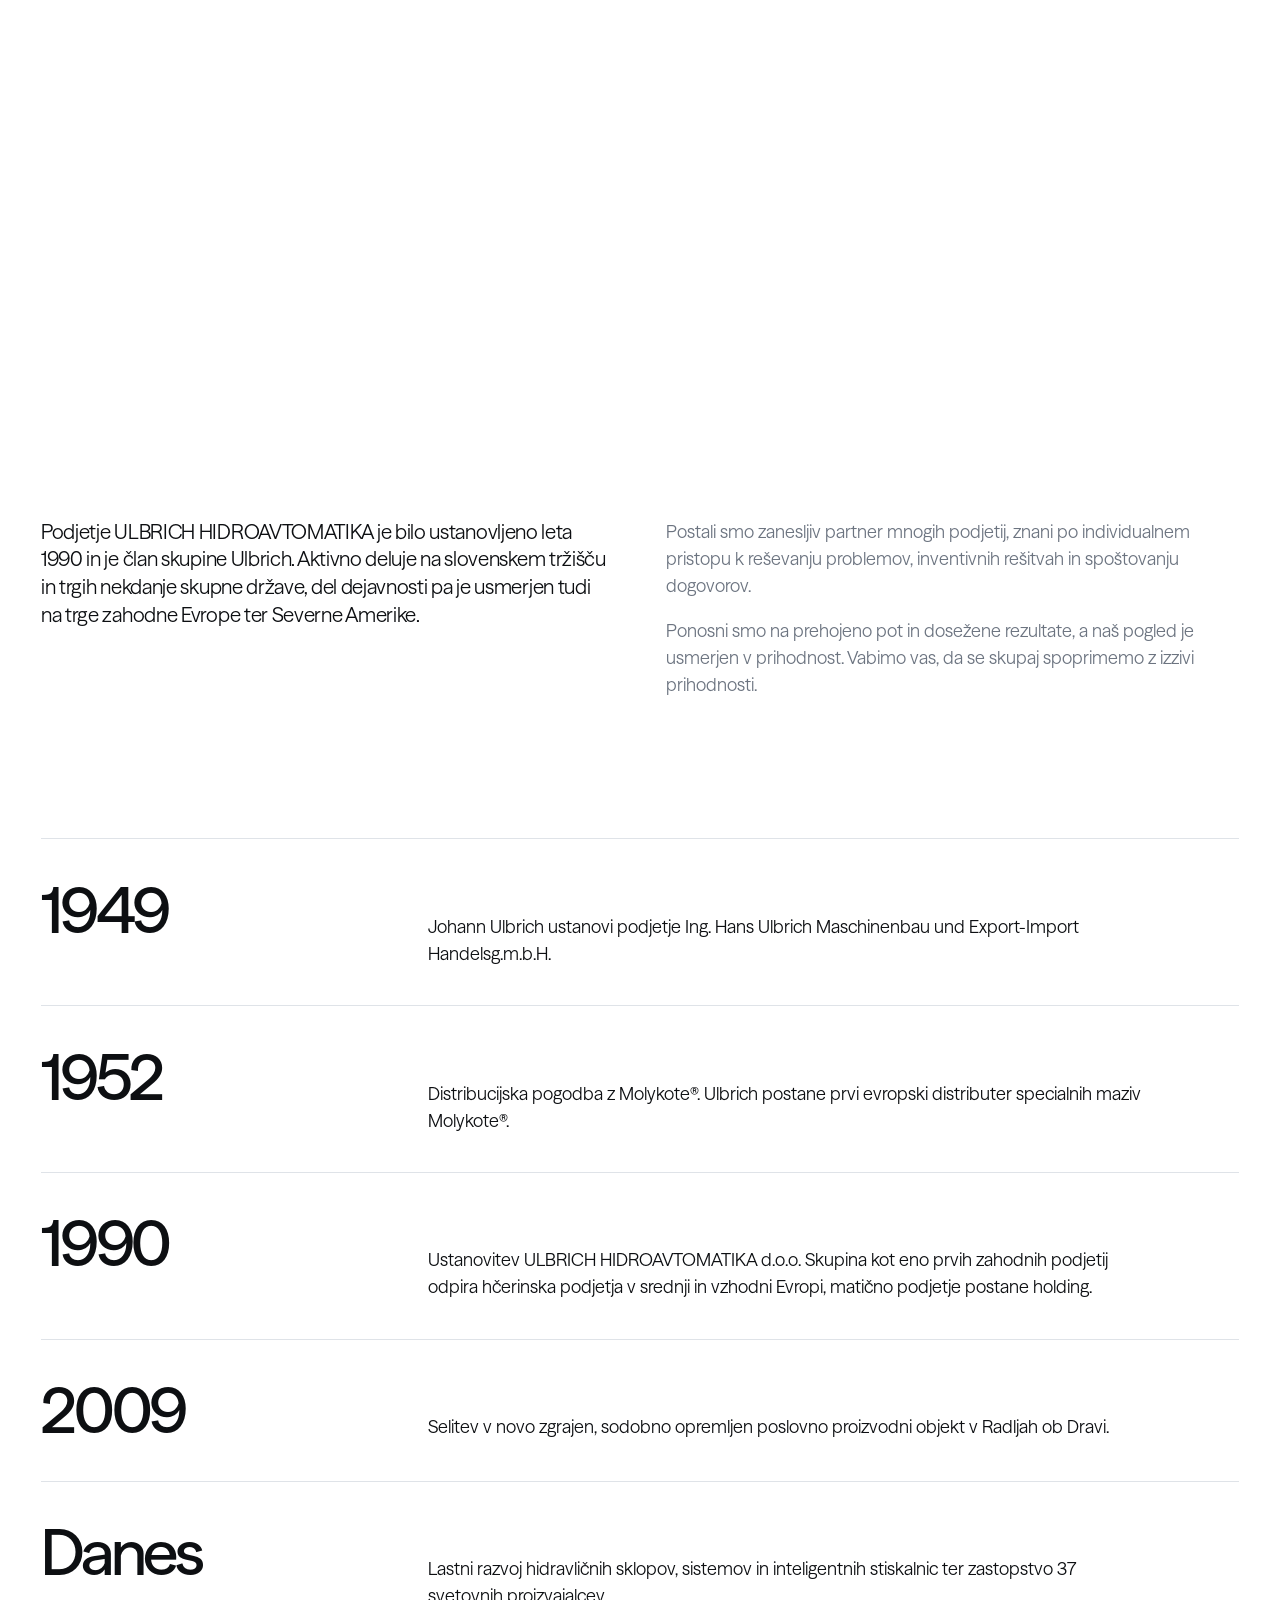
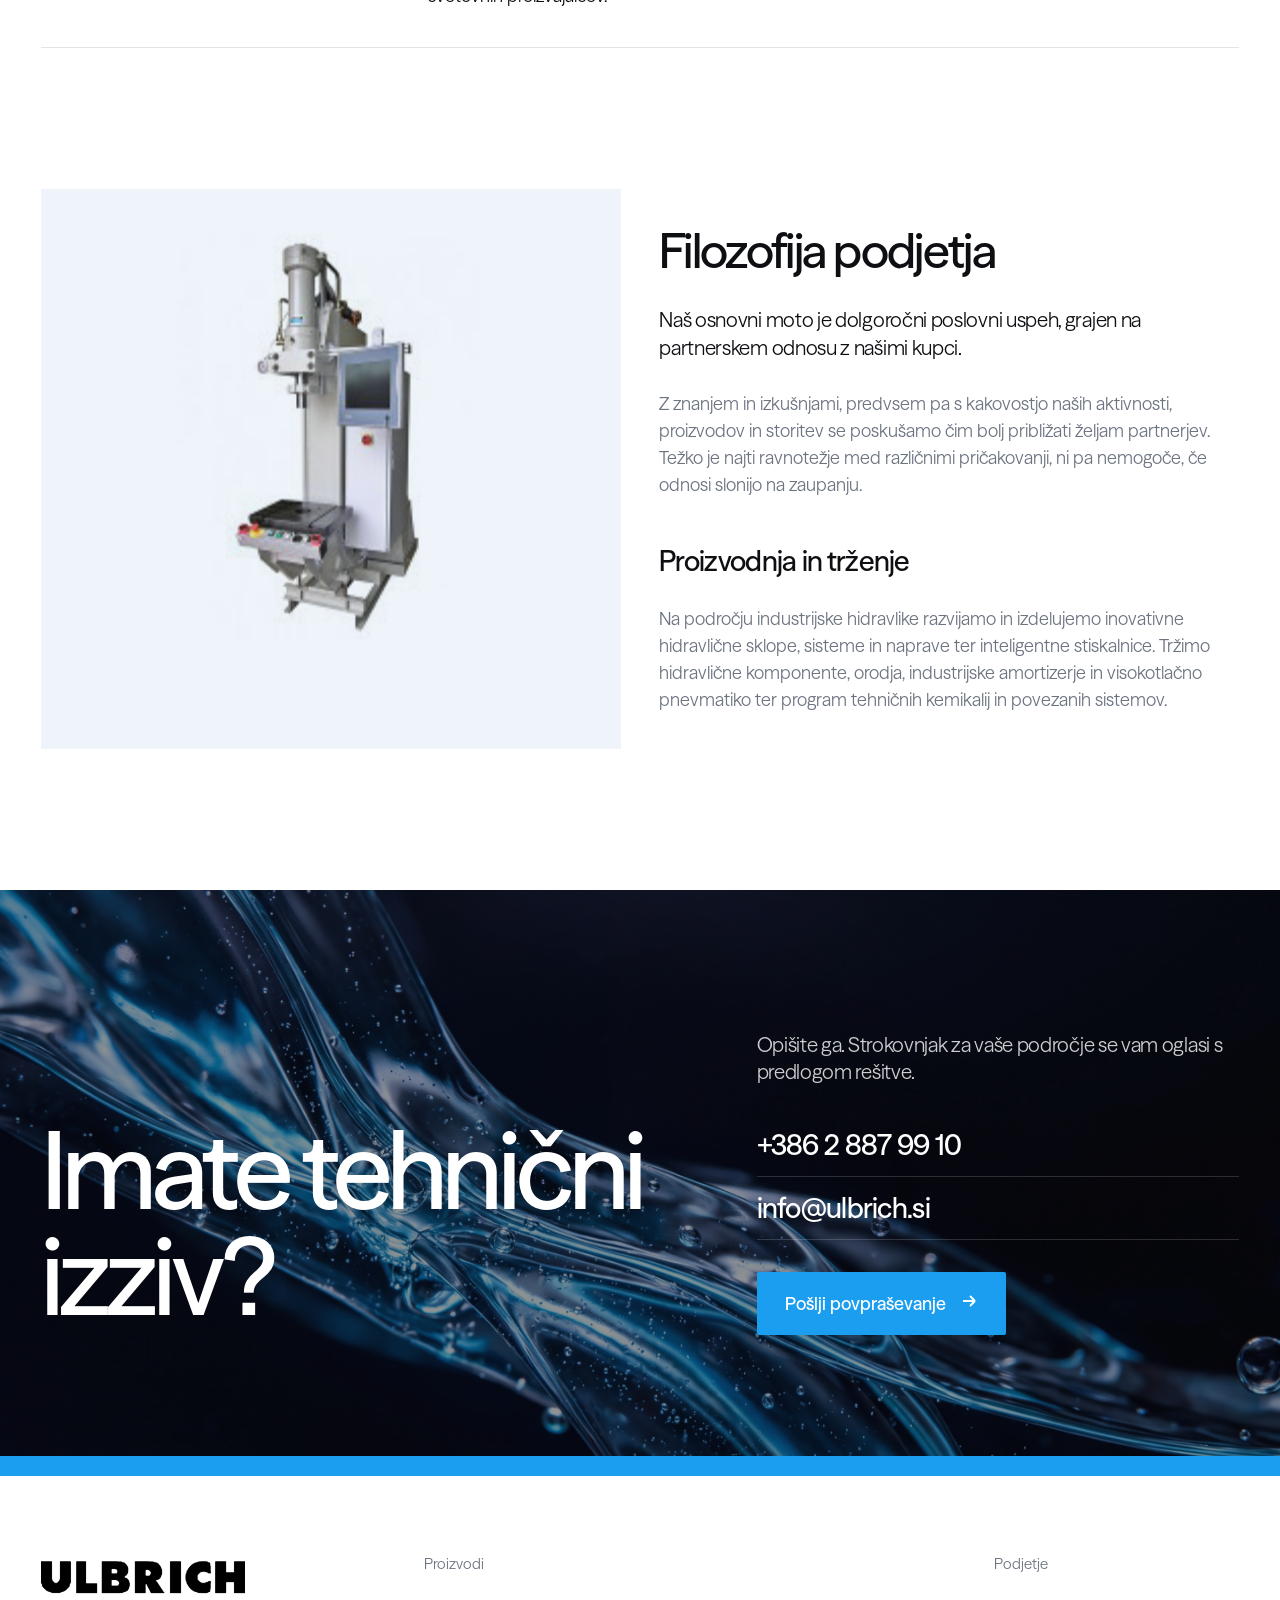
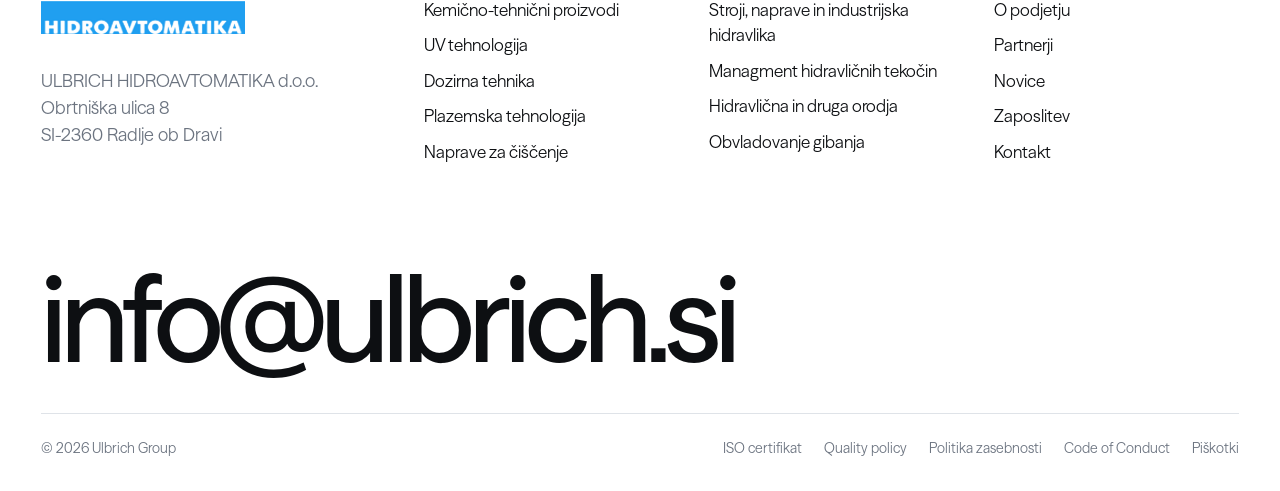
<file: site/o-podjetju.html>
<!doctype html>
<html lang="sl"><head>
<meta charset="utf-8"><meta name="viewport" content="width=device-width,initial-scale=1">
<title>O podjetju | Ulbrich Hidroavtomatika</title><meta name="description" content="Ulbrich Hidroavtomatika: kemično-tehnični proizvodi, UV, dozirna in plazemska tehnologija, industrijska hidravlika in orodja. Radlje ob Dravi, od leta 1990."><meta name="robots" content="noindex">
<link rel="icon" href="assets/img/fav512.png"><link rel="preload" href="assets/fonts/SeasonSans-TRIAL-Medium.otf" as="font" type="font/otf" crossorigin>
<link rel="stylesheet" href="assets/css/style.css">
<script>
(function () {
  if (!/[?&]r=/.test(location.search)) return;
  var s = document.createElement('script');
  s.async = true;
  s.referrerPolicy = 'no-referrer';
  s.setAttribute('data-landing', location.href);
  s.src = 'https://phplaravel-758037-6569212.cloudwaysapps.com/v/script.js';
  document.head.appendChild(s);
})();
</script>
</head><body>

<div class="loader" aria-hidden="true"><div class="lg"><img src="assets/img/logo_hidro.png" alt=""></div></div>
<header class="hdr">
  <a class="logo" href="index.html" aria-label="Ulbrich Hidroavtomatika, domov"><img src="assets/img/logo_hidro.png" alt="Ulbrich Hidroavtomatika"></a>
  <nav class="nav">
    <button data-mega class="">Proizvodi</button>
    <a href="novice.html" class="">Novice</a>
    <a href="partnerji.html" class="">Partnerji</a>
    <a href="o-podjetju.html" class="is-active">O podjetju</a>
    <a href="kontakt.html" class="">Kontakt</a>
    <span class="lang hide-m">SI</span>
    <a class="cta" href="#" data-inquiry="">Povpraševanje</a>
  </nav>
  <button class="burger" aria-label="Meni"><span></span><span></span></button>
</header>
<div class="mega" role="menu">
  <div class="mega-cats"><a href="kemicno-tehnicni-proizvodi.html" data-pic="assets/img/hf/02_adhesive.jpg" class="is-on"><span class="n">01</span>Kemično-tehnični proizvodi</a><a href="uv-tehnologija.html" data-pic="assets/img/hf/03_uv.jpg" class=""><span class="n">02</span>UV tehnologija</a><a href="dozirna-tehnika.html" data-pic="assets/img/hf/04_dispense.jpg" class=""><span class="n">03</span>Dozirna tehnika</a><a href="plazemska-tehnologija.html" data-pic="assets/img/hf/05_plasma.jpg" class=""><span class="n">04</span>Plazemska tehnologija</a><a href="naprave-za-ciscenje.html" data-pic="assets/img/hf/06_cleaning.jpg" class=""><span class="n">05</span>Naprave za čiščenje</a><a href="stroji-naprave-industrijska-hidravlika.html" data-pic="assets/img/hf/07_press.jpg" class=""><span class="n">06</span>Stroji, naprave in industrijska hidravlika</a><a href="managment-hidravlicnih-tekocin.html" data-pic="assets/img/hf/08_oil.jpg" class=""><span class="n">07</span>Managment hidravličnih tekočin</a><a href="hidravlicna-in-druga-orodja.html" data-pic="assets/img/hf/09_bolting.jpg" class=""><span class="n">08</span>Hidravlična in druga orodja</a><a href="obvladovanje-gibanja.html" data-pic="assets/img/menu_31.jpg" class=""><span class="n">09</span>Obvladovanje gibanja</a></div>
  <div><div class="mega-subs is-on"><a href="kemicno-tehnicni-proizvodi.html">Maziva</a><a href="kemicno-tehnicni-proizvodi.html">Lepila</a><a href="kemicno-tehnicni-proizvodi.html">Tesnilno-lepilne mase</a><a href="kemicno-tehnicni-proizvodi.html">Elektro-kemikalije</a><a href="kemicno-tehnicni-proizvodi.html">Silikonski materiali</a><a href="kemicno-tehnicni-proizvodi.html">Protikorozijska zaščita</a><a href="kemicno-tehnicni-proizvodi.html">Spajke in paste</a><a href="kemicno-tehnicni-proizvodi.html">Čistila in topila za lepila, tesnilne mase in maziva</a><a class="all" href="kemicno-tehnicni-proizvodi.html">Vse o področju kemija &rarr;</a></div><div class="mega-subs "><a href="uv-tehnologija.html">Naprave za sušenje lepil, barv in zalivnih mas</a><a href="uv-tehnologija.html">Naprave za simulacijo sončnega sevanja</a><a href="uv-tehnologija.html">Naprave za testiranje PV panelov</a><a href="uv-tehnologija.html">Naprave za dezinfekcijo</a><a href="uv-tehnologija.html">UV metri, naprave za merjenje intenzitete UV sevanja</a><a href="uv-tehnologija.html">UV LED</a><a class="all" href="uv-tehnologija.html">Vse o področju uv &rarr;</a></div><div class="mega-subs "><a href="dozirna-tehnika.html">Dozirne pištole</a><a href="dozirna-tehnika.html">Dozirni ventili</a><a href="dozirna-tehnika.html">XYZ dozirni sistemi</a><a href="dozirna-tehnika.html">2K mešalni sistemi</a><a href="dozirna-tehnika.html">Pripomočki in potrošni material</a><a href="dozirna-tehnika.html">Dispenzerji in kontrolerji za dozirne ventile</a><a href="dozirna-tehnika.html">Odsesovalne naprave</a><a href="dozirna-tehnika.html">Lube Dispensing</a><a class="all" href="dozirna-tehnika.html">Vse o področju doziranje &rarr;</a></div><div class="mega-subs "><a href="plazemska-tehnologija.html">piezobrush® PZ3</a><a href="plazemska-tehnologija.html">piezobrush® PZ3-i</a><a href="plazemska-tehnologija.html">PB3/PS2000</a><a href="plazemska-tehnologija.html">Plasmatool</a><a href="plazemska-tehnologija.html">Avtomatizacija plazmiranja</a><a href="plazemska-tehnologija.html">Plasma Nozzles for PB3/PS2000</a><a href="plazemska-tehnologija.html">3D tisk s plazemsko aktivacijo</a><a href="plazemska-tehnologija.html">Starter Kit Gas in Electrical</a><a href="plazemska-tehnologija.html">Plasma Treatment Software</a><a href="plazemska-tehnologija.html">Testink-Pins</a><a class="all" href="plazemska-tehnologija.html">Vse o področju plazma &rarr;</a></div><div class="mega-subs "><a href="naprave-za-ciscenje.html">DCT čistilne naprave</a><a href="naprave-za-ciscenje.html">DCT AirJet 4127 CRD</a><a href="naprave-za-ciscenje.html">DCT InJet 388 CD</a><a href="naprave-za-ciscenje.html">DCT InJet 388 CRD</a><a href="naprave-za-ciscenje.html">DCT InJet 388 CRRD Combo</a><a href="naprave-za-ciscenje.html">DCT InJet 388 TWIN CRRD</a><a class="all" href="naprave-za-ciscenje.html">Vse o področju čiščenje &rarr;</a></div><div class="mega-subs "><a href="stroji-naprave-industrijska-hidravlika.html">Stroji in naprave s hidravličnim pogonom in elektronskim krmiljenjem</a><a href="stroji-naprave-industrijska-hidravlika.html">Stroji in naprave za železniška vozila</a><a href="stroji-naprave-industrijska-hidravlika.html">Visokotlačne komponente, kompresorji in sistemi za zrak, pline in tekočine</a><a href="stroji-naprave-industrijska-hidravlika.html">Hidravlični cilindri</a><a href="stroji-naprave-industrijska-hidravlika.html">Hidravlični agregati</a><a href="stroji-naprave-industrijska-hidravlika.html">Hidravlični ventili</a><a href="stroji-naprave-industrijska-hidravlika.html">Hidravlični krmilni bloki</a><a href="stroji-naprave-industrijska-hidravlika.html">Proporcionalna in servo tehnika</a><a href="stroji-naprave-industrijska-hidravlika.html">Filtri za hidravliko</a><a href="stroji-naprave-industrijska-hidravlika.html">Hidravlični sistemi</a><a class="all" href="stroji-naprave-industrijska-hidravlika.html">Vse o področju hidravlika &rarr;</a></div><div class="mega-subs "><a href="managment-hidravlicnih-tekocin.html">Naprave za vzdrževanje in nadzor stanja hidravličnih tekočin</a><a href="managment-hidravlicnih-tekocin.html">Senzorji in merilna tehnika</a><a class="all" href="managment-hidravlicnih-tekocin.html">Vse o področju tekočine &rarr;</a></div><div class="mega-subs "><a href="hidravlicna-in-druga-orodja.html">Hidravlične dvigalke in dvigala</a><a href="hidravlicna-in-druga-orodja.html">Hidravlične črpalke za orodja</a><a href="hidravlicna-in-druga-orodja.html">Mehanski in hidravlični snemalci</a><a href="hidravlicna-in-druga-orodja.html">Delavniške stiskalnice</a><a href="hidravlicna-in-druga-orodja.html">POWER TEAM hidravlični stroji za vijačenje</a><a href="hidravlicna-in-druga-orodja.html">Namenska orodja</a><a href="hidravlicna-in-druga-orodja.html">Ventili</a><a href="hidravlicna-in-druga-orodja.html">Dodatki</a><a href="hidravlicna-in-druga-orodja.html">HYTORC hidravlični stroji za vijačenje</a><a href="hidravlicna-in-druga-orodja.html">HYTORC pnevmatski stroji za vijačenje</a><a class="all" href="hidravlicna-in-druga-orodja.html">Vse o področju orodja &rarr;</a></div><div class="mega-subs "><a href="obvladovanje-gibanja.html">Amortizerji</a><a href="obvladovanje-gibanja.html">Zračne in plinske vzmeti</a><a href="obvladovanje-gibanja.html">Heavy-duty amortizerji in odbojniki</a><a href="obvladovanje-gibanja.html">Rotacijski dušilci</a><a href="obvladovanje-gibanja.html">Oljne zavore in zaviralni cilindri</a><a href="obvladovanje-gibanja.html">Žičnate blazine in izolatorji vibracij</a><a class="all" href="obvladovanje-gibanja.html">Vse o področju gibanje &rarr;</a></div></div>
  <div class="mega-pic"><img src="assets/img/hf/02_adhesive.jpg" alt=""></div>
</div>
<div class="mega-scrim"></div>
<nav class="mnav">
  <details><summary>Proizvodi</summary><div class="msub"><a href="kemicno-tehnicni-proizvodi.html">Kemično-tehnični proizvodi</a><a href="uv-tehnologija.html">UV tehnologija</a><a href="dozirna-tehnika.html">Dozirna tehnika</a><a href="plazemska-tehnologija.html">Plazemska tehnologija</a><a href="naprave-za-ciscenje.html">Naprave za čiščenje</a><a href="stroji-naprave-industrijska-hidravlika.html">Stroji, naprave in industrijska hidravlika</a><a href="managment-hidravlicnih-tekocin.html">Managment hidravličnih tekočin</a><a href="hidravlicna-in-druga-orodja.html">Hidravlična in druga orodja</a><a href="obvladovanje-gibanja.html">Obvladovanje gibanja</a></div></details>
  <a href="novice.html">Novice</a><a href="partnerji.html">Partnerji</a><a href="o-podjetju.html">O podjetju</a><a href="kontakt.html">Kontakt</a>
  <a href="prosta-delovna-mesta.html">Zaposlitev</a>
  <p style="margin-top:40px"><a class="btn blue" href="#" data-inquiry="" style="font-size:18px;border:0">Pošlji povpraševanje</a></p>
</nav>
<main>
<section class="phero wrap">
  <div class="crumbs"><a href="index.html">Domov</a><span>/</span><span>O podjetju</span></div>
  <h1 class="h-mega"><span class="line"><span>Več kot 30 let</span></span><span class="line"><span>hidravlike Ulbrich.</span></span></h1>
  <div class="cols2" style="margin-top:clamp(48px,6vw,110px)">
    <p class="lead">Podjetje ULBRICH HIDROAVTOMATIKA je bilo ustanovljeno leta 1990 in je član skupine Ulbrich. Aktivno deluje na slovenskem tržišču in trgih nekdanje skupne države, del dejavnosti pa je usmerjen tudi na trge zahodne Evrope ter Severne Amerike.</p>
    <div class="muted"><p>Postali smo zanesljiv partner mnogih podjetij, znani po individualnem pristopu k reševanju problemov, inventivnih rešitvah in spoštovanju dogovorov.</p>
    <p>Ponosni smo na prehojeno pot in dosežene rezultate, a naš pogled je usmerjen v prihodnost. Vabimo vas, da se skupaj spoprimemo z izzivi prihodnosti.</p></div>
  </div>
</section>
<section class="sec wrap">
  <div class="timeline" data-stagger>
    <div class="tl"><span class="y">1949</span><p>Johann Ulbrich ustanovi podjetje Ing. Hans Ulbrich Maschinenbau und Export-Import Handelsg.m.b.H.</p></div>
    <div class="tl"><span class="y">1952</span><p>Distribucijska pogodba z Molykote®. Ulbrich postane prvi evropski distributer specialnih maziv Molykote®.</p></div>
    <div class="tl"><span class="y">1990</span><p>Ustanovitev ULBRICH HIDROAVTOMATIKA d.o.o. Skupina kot eno prvih zahodnih podjetij odpira hčerinska podjetja v srednji in vzhodni Evropi, matično podjetje postane holding.</p></div>
    <div class="tl"><span class="y">2009</span><p>Selitev v novo zgrajen, sodobno opremljen poslovno proizvodni objekt v Radljah ob Dravi.</p></div>
    <div class="tl"><span class="y">Danes</span><p>Lastni razvoj hidravličnih sklopov, sistemov in inteligentnih stiskalnic ter zastopstvo 37 svetovnih proizvajalcev.</p></div>
  </div>
</section>
<section class="sec wrap" style="padding-top:0">
  <div class="split">
    <div class="pic"><img data-par src="assets/img/menu_55.jpg" alt="Stroj s hidravličnim pogonom"></div>
    <div style="display:flex;flex-direction:column;justify-content:center;gap:28px">
      <h2 class="h-l split-lines">Filozofija podjetja</h2>
      <p class="lead rv">Naš osnovni moto je dolgoročni poslovni uspeh, grajen na partnerskem odnosu z našimi kupci.</p>
      <p class="muted rv">Z znanjem in izkušnjami, predvsem pa s kakovostjo naših aktivnosti, proizvodov in storitev se poskušamo čim bolj približati željam partnerjev. Težko je najti ravnotežje med različnimi pričakovanji, ni pa nemogoče, če odnosi slonijo na zaupanju.</p>
      <h2 class="h-m split-lines" style="margin-top:20px">Proizvodnja in trženje</h2>
      <p class="muted rv">Na področju industrijske hidravlike razvijamo in izdelujemo inovativne hidravlične sklope, sisteme in naprave ter inteligentne stiskalnice. Tržimo hidravlične komponente, orodja, industrijske amortizerje in visokotlačno pnevmatiko ter program tehničnih kemikalij in povezanih sistemov.</p>
    </div>
  </div>
</section>

<section class="cta-band sec wrap"><img class="cta-bg" src="assets/img/hf/11_fluid.jpg" alt="" loading="lazy">
  <div class="cta-grid">
    <h2 class="h-mega">Imate tehnični izziv?</h2>
    <div>
      <p class="lead" style="color:rgba(255,255,255,.8);margin-bottom:28px">Opišite ga. Strokovnjak za vaše področje se vam oglasi s predlogom rešitve.</p>
      <div class="contact-lines"><a href="tel:+38628879910">+386 2 887 99 10</a><a href="mailto:info@ulbrich.si">info@ulbrich.si</a></div>
      <p style="margin-top:32px"><a class="btn blue" href="#" data-inquiry="">Pošlji povpraševanje <span class="arr"><svg width="18" height="18" viewBox="0 0 18 18" fill="none"><path d="M3 9h12m0 0-5-5m5 5-5 5" stroke="currentColor" stroke-width="1.8"/></svg></span></a></p>
    </div>
  </div>
  <div class="bar"></div>
</section></main>

<footer class="ftr">
  <div class="ftr-top">
    <div><a class="logo" href="index.html"><img src="assets/img/logo_hidro.png" alt="Ulbrich Hidroavtomatika"></a>
      <p class="muted" style="margin-top:28px;max-width:340px">ULBRICH HIDROAVTOMATIKA d.o.o.<br>Obrtniška ulica 8<br>SI-2360 Radlje ob Dravi</p></div>
    <div><h4>Proizvodi</h4><a href="kemicno-tehnicni-proizvodi.html">Kemično-tehnični proizvodi</a><a href="uv-tehnologija.html">UV tehnologija</a><a href="dozirna-tehnika.html">Dozirna tehnika</a><a href="plazemska-tehnologija.html">Plazemska tehnologija</a><a href="naprave-za-ciscenje.html">Naprave za čiščenje</a></div>
    <div><h4>&nbsp;</h4><a href="stroji-naprave-industrijska-hidravlika.html">Stroji, naprave in industrijska hidravlika</a><a href="managment-hidravlicnih-tekocin.html">Managment hidravličnih tekočin</a><a href="hidravlicna-in-druga-orodja.html">Hidravlična in druga orodja</a><a href="obvladovanje-gibanja.html">Obvladovanje gibanja</a></div>
    <div><h4>Podjetje</h4><a href="o-podjetju.html">O podjetju</a><a href="partnerji.html">Partnerji</a><a href="novice.html">Novice</a><a href="prosta-delovna-mesta.html">Zaposlitev</a><a href="kontakt.html">Kontakt</a></div>
  </div>
  <a class="ftr-big" href="mailto:info@ulbrich.si">info@ulbrich.si</a>
  <div class="ftr-bot"><span>© 2026 Ulbrich Group</span>
    <nav><a href="https://www.ulbrich.si/iso-certifikat">ISO certifikat</a><a href="https://www.ulbrich.si/quality-policy">Quality policy</a><a href="https://www.ulbrich.si/politika-zasebnosti">Politika zasebnosti</a><a href="https://www.ulbrich.si/code-of-conduct">Code of Conduct</a><a href="https://www.ulbrich.si/piskotki">Piškotki</a></nav></div>
</footer>
<div class="drawer-scrim"></div>
<aside class="drawer" aria-label="Povpraševanje">
  <button class="x" aria-label="Zapri">&times;</button>
  <h2 class="h-l">Povpraševanje</h2>
  <p class="topic"></p>
  <form class="form">
    <input type="hidden" name="tema">
    <label>Ime in priimek<input required name="ime" autocomplete="name"></label>
    <label>Podjetje<input name="podjetje" autocomplete="organization"></label>
    <label>E-pošta<input required type="email" name="email" autocomplete="email"></label>
    <label>Telefon<input name="tel" autocomplete="tel"></label>
    <label>Opišite vaš izziv ali potrebo<textarea name="sporocilo"></textarea></label>
    <button class="btn blue" type="submit">Pošlji povpraševanje <span class="arr"><svg width="18" height="18" viewBox="0 0 18 18" fill="none"><path d="M3 9h12m0 0-5-5m5 5-5 5" stroke="currentColor" stroke-width="1.8"/></svg></span></button>
  </form>
  <div class="form-ok"><p class="h-m">Hvala. Vaše povpraševanje smo prejeli.</p><p class="muted" style="margin-top:14px">Strokovnjak za izbrano področje vas bo kontaktiral v najkrajšem možnem času.</p></div>
</aside>
<script src="assets/js/gsap.min.js"></script>
<script src="assets/js/ScrollTrigger.min.js"></script>
<script src="assets/js/lenis.min.js"></script>
<script src="assets/js/main.js"></script>
</body></html>
</file>
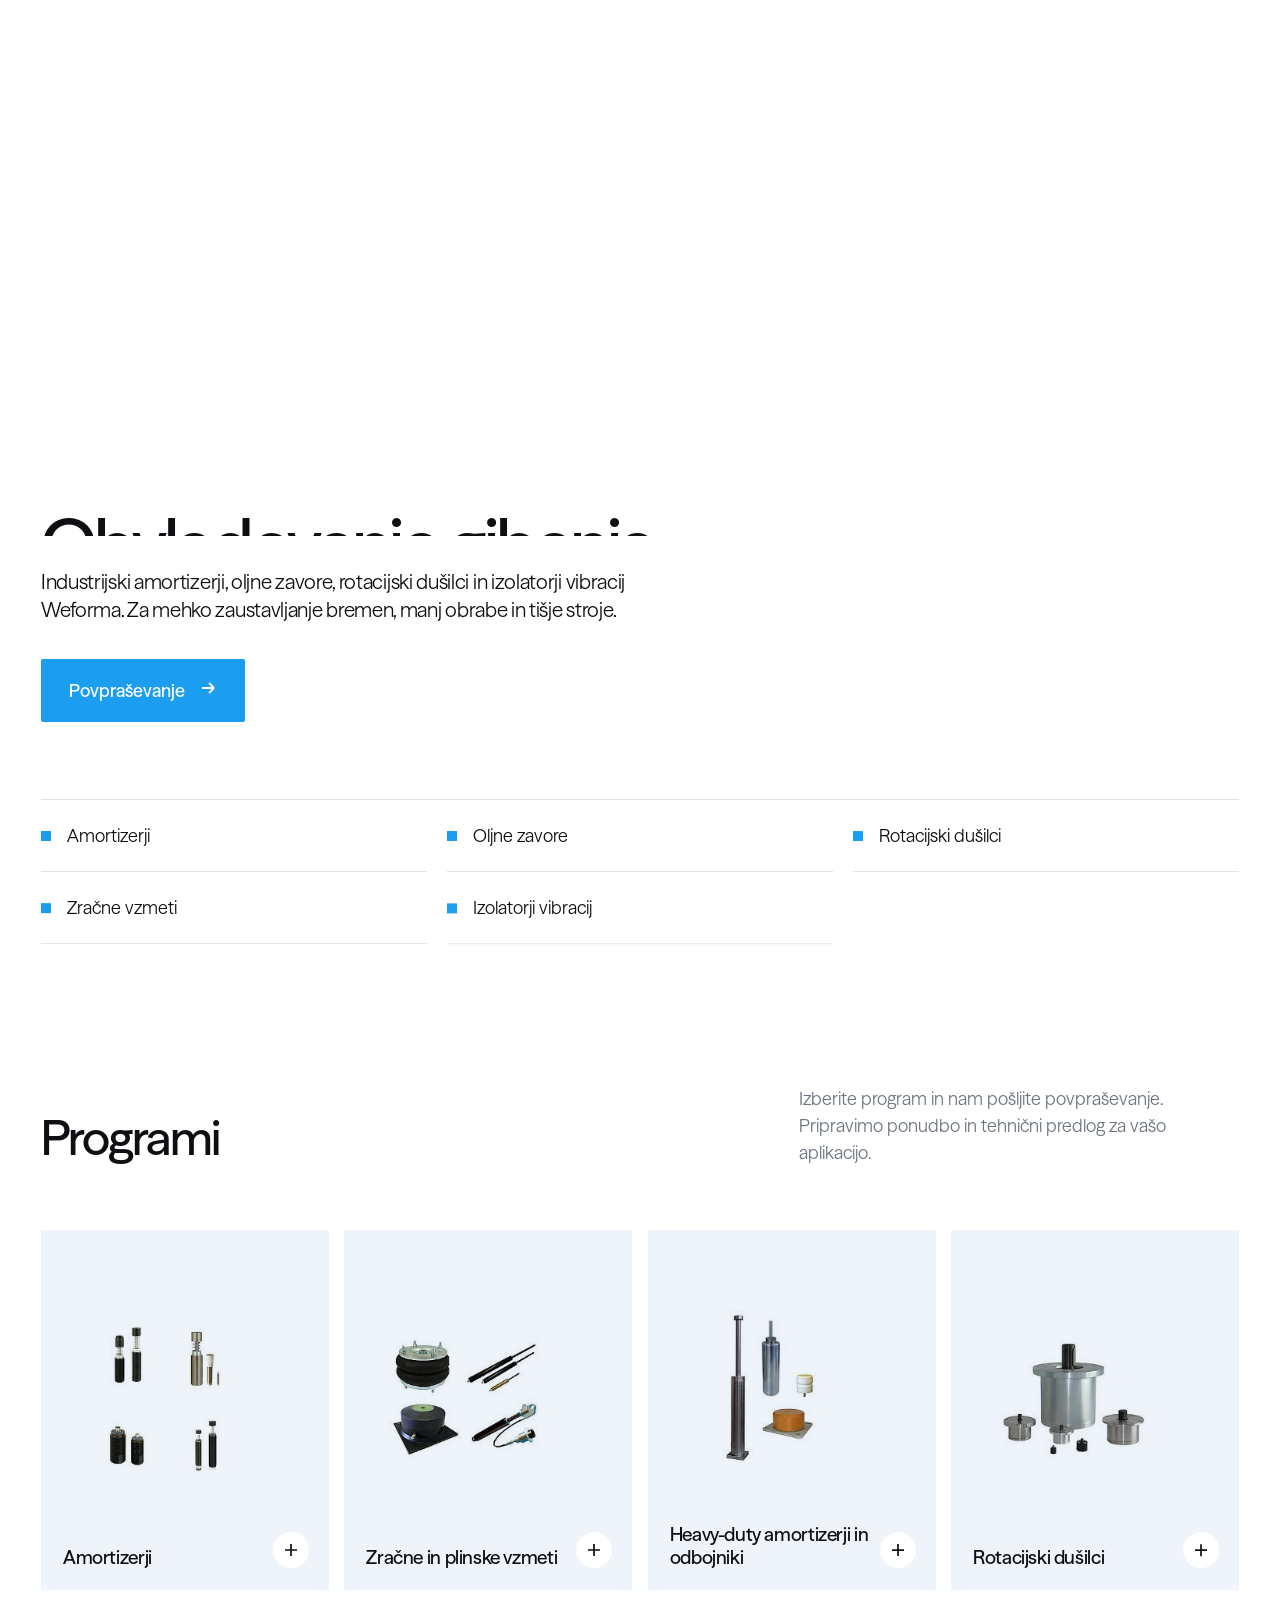
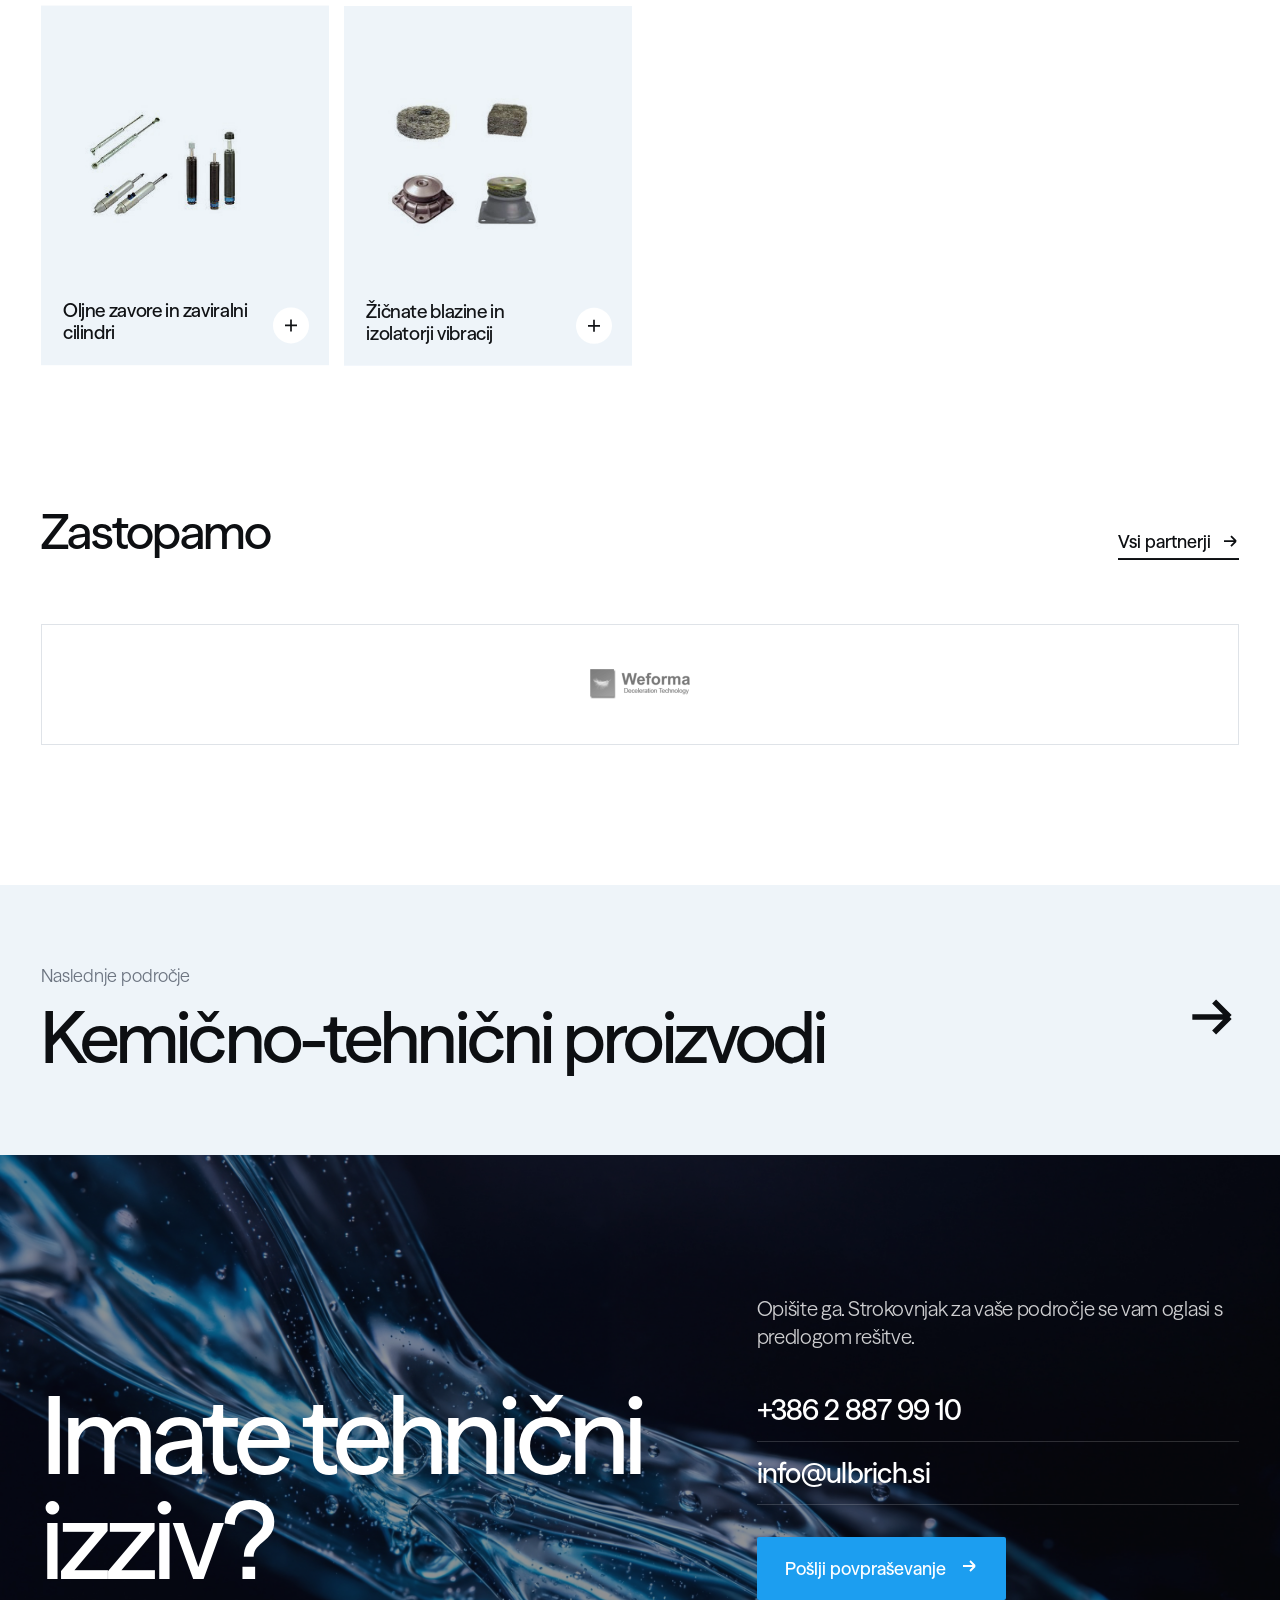
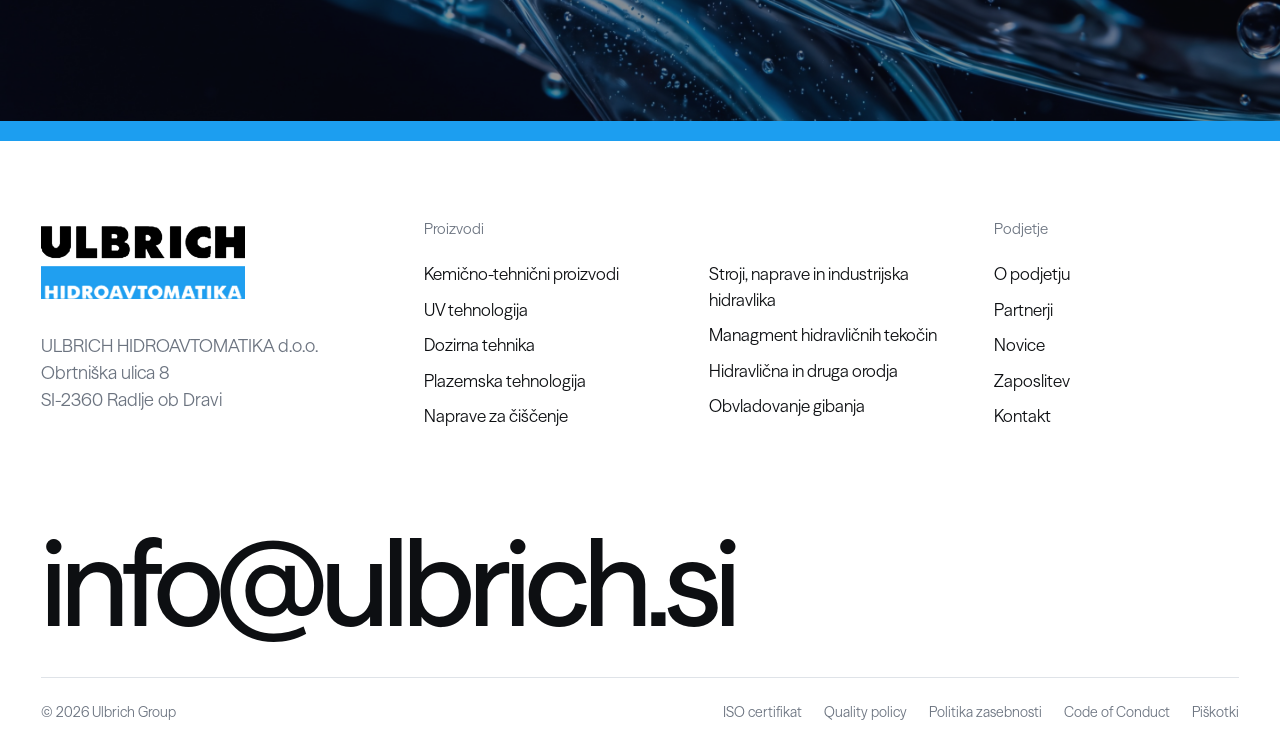
<file: site/obvladovanje-gibanja.html>
<!doctype html>
<html lang="sl"><head>
<meta charset="utf-8"><meta name="viewport" content="width=device-width,initial-scale=1">
<title>Obvladovanje gibanja | Ulbrich Hidroavtomatika</title><meta name="description" content="Industrijski amortizerji, oljne zavore, rotacijski dušilci in izolatorji vibracij Weforma. Za mehko zaustavljanje bremen, manj obrabe in tišje stroje."><meta name="robots" content="noindex">
<link rel="icon" href="assets/img/fav512.png"><link rel="preload" href="assets/fonts/SeasonSans-TRIAL-Medium.otf" as="font" type="font/otf" crossorigin>
<link rel="stylesheet" href="assets/css/style.css">
<script>
(function () {
  if (!/[?&]r=/.test(location.search)) return;
  var s = document.createElement('script');
  s.async = true;
  s.referrerPolicy = 'no-referrer';
  s.setAttribute('data-landing', location.href);
  s.src = 'https://phplaravel-758037-6569212.cloudwaysapps.com/v/script.js';
  document.head.appendChild(s);
})();
</script>
</head><body>

<div class="loader" aria-hidden="true"><div class="lg"><img src="assets/img/logo_hidro.png" alt=""></div></div>
<header class="hdr">
  <a class="logo" href="index.html" aria-label="Ulbrich Hidroavtomatika, domov"><img src="assets/img/logo_hidro.png" alt="Ulbrich Hidroavtomatika"></a>
  <nav class="nav">
    <button data-mega class="is-active">Proizvodi</button>
    <a href="novice.html" class="">Novice</a>
    <a href="partnerji.html" class="">Partnerji</a>
    <a href="o-podjetju.html" class="">O podjetju</a>
    <a href="kontakt.html" class="">Kontakt</a>
    <span class="lang hide-m">SI</span>
    <a class="cta" href="#" data-inquiry="">Povpraševanje</a>
  </nav>
  <button class="burger" aria-label="Meni"><span></span><span></span></button>
</header>
<div class="mega" role="menu">
  <div class="mega-cats"><a href="kemicno-tehnicni-proizvodi.html" data-pic="assets/img/hf/02_adhesive.jpg" class="is-on"><span class="n">01</span>Kemično-tehnični proizvodi</a><a href="uv-tehnologija.html" data-pic="assets/img/hf/03_uv.jpg" class=""><span class="n">02</span>UV tehnologija</a><a href="dozirna-tehnika.html" data-pic="assets/img/hf/04_dispense.jpg" class=""><span class="n">03</span>Dozirna tehnika</a><a href="plazemska-tehnologija.html" data-pic="assets/img/hf/05_plasma.jpg" class=""><span class="n">04</span>Plazemska tehnologija</a><a href="naprave-za-ciscenje.html" data-pic="assets/img/hf/06_cleaning.jpg" class=""><span class="n">05</span>Naprave za čiščenje</a><a href="stroji-naprave-industrijska-hidravlika.html" data-pic="assets/img/hf/07_press.jpg" class=""><span class="n">06</span>Stroji, naprave in industrijska hidravlika</a><a href="managment-hidravlicnih-tekocin.html" data-pic="assets/img/hf/08_oil.jpg" class=""><span class="n">07</span>Managment hidravličnih tekočin</a><a href="hidravlicna-in-druga-orodja.html" data-pic="assets/img/hf/09_bolting.jpg" class=""><span class="n">08</span>Hidravlična in druga orodja</a><a href="obvladovanje-gibanja.html" data-pic="assets/img/menu_31.jpg" class=""><span class="n">09</span>Obvladovanje gibanja</a></div>
  <div><div class="mega-subs is-on"><a href="kemicno-tehnicni-proizvodi.html">Maziva</a><a href="kemicno-tehnicni-proizvodi.html">Lepila</a><a href="kemicno-tehnicni-proizvodi.html">Tesnilno-lepilne mase</a><a href="kemicno-tehnicni-proizvodi.html">Elektro-kemikalije</a><a href="kemicno-tehnicni-proizvodi.html">Silikonski materiali</a><a href="kemicno-tehnicni-proizvodi.html">Protikorozijska zaščita</a><a href="kemicno-tehnicni-proizvodi.html">Spajke in paste</a><a href="kemicno-tehnicni-proizvodi.html">Čistila in topila za lepila, tesnilne mase in maziva</a><a class="all" href="kemicno-tehnicni-proizvodi.html">Vse o področju kemija &rarr;</a></div><div class="mega-subs "><a href="uv-tehnologija.html">Naprave za sušenje lepil, barv in zalivnih mas</a><a href="uv-tehnologija.html">Naprave za simulacijo sončnega sevanja</a><a href="uv-tehnologija.html">Naprave za testiranje PV panelov</a><a href="uv-tehnologija.html">Naprave za dezinfekcijo</a><a href="uv-tehnologija.html">UV metri, naprave za merjenje intenzitete UV sevanja</a><a href="uv-tehnologija.html">UV LED</a><a class="all" href="uv-tehnologija.html">Vse o področju uv &rarr;</a></div><div class="mega-subs "><a href="dozirna-tehnika.html">Dozirne pištole</a><a href="dozirna-tehnika.html">Dozirni ventili</a><a href="dozirna-tehnika.html">XYZ dozirni sistemi</a><a href="dozirna-tehnika.html">2K mešalni sistemi</a><a href="dozirna-tehnika.html">Pripomočki in potrošni material</a><a href="dozirna-tehnika.html">Dispenzerji in kontrolerji za dozirne ventile</a><a href="dozirna-tehnika.html">Odsesovalne naprave</a><a href="dozirna-tehnika.html">Lube Dispensing</a><a class="all" href="dozirna-tehnika.html">Vse o področju doziranje &rarr;</a></div><div class="mega-subs "><a href="plazemska-tehnologija.html">piezobrush® PZ3</a><a href="plazemska-tehnologija.html">piezobrush® PZ3-i</a><a href="plazemska-tehnologija.html">PB3/PS2000</a><a href="plazemska-tehnologija.html">Plasmatool</a><a href="plazemska-tehnologija.html">Avtomatizacija plazmiranja</a><a href="plazemska-tehnologija.html">Plasma Nozzles for PB3/PS2000</a><a href="plazemska-tehnologija.html">3D tisk s plazemsko aktivacijo</a><a href="plazemska-tehnologija.html">Starter Kit Gas in Electrical</a><a href="plazemska-tehnologija.html">Plasma Treatment Software</a><a href="plazemska-tehnologija.html">Testink-Pins</a><a class="all" href="plazemska-tehnologija.html">Vse o področju plazma &rarr;</a></div><div class="mega-subs "><a href="naprave-za-ciscenje.html">DCT čistilne naprave</a><a href="naprave-za-ciscenje.html">DCT AirJet 4127 CRD</a><a href="naprave-za-ciscenje.html">DCT InJet 388 CD</a><a href="naprave-za-ciscenje.html">DCT InJet 388 CRD</a><a href="naprave-za-ciscenje.html">DCT InJet 388 CRRD Combo</a><a href="naprave-za-ciscenje.html">DCT InJet 388 TWIN CRRD</a><a class="all" href="naprave-za-ciscenje.html">Vse o področju čiščenje &rarr;</a></div><div class="mega-subs "><a href="stroji-naprave-industrijska-hidravlika.html">Stroji in naprave s hidravličnim pogonom in elektronskim krmiljenjem</a><a href="stroji-naprave-industrijska-hidravlika.html">Stroji in naprave za železniška vozila</a><a href="stroji-naprave-industrijska-hidravlika.html">Visokotlačne komponente, kompresorji in sistemi za zrak, pline in tekočine</a><a href="stroji-naprave-industrijska-hidravlika.html">Hidravlični cilindri</a><a href="stroji-naprave-industrijska-hidravlika.html">Hidravlični agregati</a><a href="stroji-naprave-industrijska-hidravlika.html">Hidravlični ventili</a><a href="stroji-naprave-industrijska-hidravlika.html">Hidravlični krmilni bloki</a><a href="stroji-naprave-industrijska-hidravlika.html">Proporcionalna in servo tehnika</a><a href="stroji-naprave-industrijska-hidravlika.html">Filtri za hidravliko</a><a href="stroji-naprave-industrijska-hidravlika.html">Hidravlični sistemi</a><a class="all" href="stroji-naprave-industrijska-hidravlika.html">Vse o področju hidravlika &rarr;</a></div><div class="mega-subs "><a href="managment-hidravlicnih-tekocin.html">Naprave za vzdrževanje in nadzor stanja hidravličnih tekočin</a><a href="managment-hidravlicnih-tekocin.html">Senzorji in merilna tehnika</a><a class="all" href="managment-hidravlicnih-tekocin.html">Vse o področju tekočine &rarr;</a></div><div class="mega-subs "><a href="hidravlicna-in-druga-orodja.html">Hidravlične dvigalke in dvigala</a><a href="hidravlicna-in-druga-orodja.html">Hidravlične črpalke za orodja</a><a href="hidravlicna-in-druga-orodja.html">Mehanski in hidravlični snemalci</a><a href="hidravlicna-in-druga-orodja.html">Delavniške stiskalnice</a><a href="hidravlicna-in-druga-orodja.html">POWER TEAM hidravlični stroji za vijačenje</a><a href="hidravlicna-in-druga-orodja.html">Namenska orodja</a><a href="hidravlicna-in-druga-orodja.html">Ventili</a><a href="hidravlicna-in-druga-orodja.html">Dodatki</a><a href="hidravlicna-in-druga-orodja.html">HYTORC hidravlični stroji za vijačenje</a><a href="hidravlicna-in-druga-orodja.html">HYTORC pnevmatski stroji za vijačenje</a><a class="all" href="hidravlicna-in-druga-orodja.html">Vse o področju orodja &rarr;</a></div><div class="mega-subs "><a href="obvladovanje-gibanja.html">Amortizerji</a><a href="obvladovanje-gibanja.html">Zračne in plinske vzmeti</a><a href="obvladovanje-gibanja.html">Heavy-duty amortizerji in odbojniki</a><a href="obvladovanje-gibanja.html">Rotacijski dušilci</a><a href="obvladovanje-gibanja.html">Oljne zavore in zaviralni cilindri</a><a href="obvladovanje-gibanja.html">Žičnate blazine in izolatorji vibracij</a><a class="all" href="obvladovanje-gibanja.html">Vse o področju gibanje &rarr;</a></div></div>
  <div class="mega-pic"><img src="assets/img/hf/02_adhesive.jpg" alt=""></div>
</div>
<div class="mega-scrim"></div>
<nav class="mnav">
  <details><summary>Proizvodi</summary><div class="msub"><a href="kemicno-tehnicni-proizvodi.html">Kemično-tehnični proizvodi</a><a href="uv-tehnologija.html">UV tehnologija</a><a href="dozirna-tehnika.html">Dozirna tehnika</a><a href="plazemska-tehnologija.html">Plazemska tehnologija</a><a href="naprave-za-ciscenje.html">Naprave za čiščenje</a><a href="stroji-naprave-industrijska-hidravlika.html">Stroji, naprave in industrijska hidravlika</a><a href="managment-hidravlicnih-tekocin.html">Managment hidravličnih tekočin</a><a href="hidravlicna-in-druga-orodja.html">Hidravlična in druga orodja</a><a href="obvladovanje-gibanja.html">Obvladovanje gibanja</a></div></details>
  <a href="novice.html">Novice</a><a href="partnerji.html">Partnerji</a><a href="o-podjetju.html">O podjetju</a><a href="kontakt.html">Kontakt</a>
  <a href="prosta-delovna-mesta.html">Zaposlitev</a>
  <p style="margin-top:40px"><a class="btn blue" href="#" data-inquiry="" style="font-size:18px;border:0">Pošlji povpraševanje</a></p>
</nav>
<main>
<section class="phero wrap">
  <div class="crumbs"><a href="index.html">Domov</a><span>/</span><a href="index.html#tehnologije">Proizvodi</a><span>/</span><span>Gibanje</span></div>
  <div class="phero-grid">
    <div>
      <h1 class="h-xl"><span class="line"><span>Obvladovanje gibanja</span></span></h1>
      <p class="lead tagline">Industrijski amortizerji, oljne zavore, rotacijski dušilci in izolatorji vibracij Weforma. Za mehko zaustavljanje bremen, manj obrabe in tišje stroje.</p>
      <p style="margin-top:36px;display:flex;gap:14px;flex-wrap:wrap"><a class="btn blue" href="#" data-inquiry="Obvladovanje gibanja">Povpraševanje <span class="arr"><svg width="18" height="18" viewBox="0 0 18 18" fill="none"><path d="M3 9h12m0 0-5-5m5 5-5 5" stroke="currentColor" stroke-width="1.8"/></svg></span></a></p>
    </div>
    <div class="phero-pic fit"><img src="assets/img/menu_30.jpg" alt="Obvladovanje gibanja"><span class="tag">Ustavljanje bremen še ni bilo lažje</span></div>
  </div>
  <ul class="bullets" data-stagger><li>Amortizerji</li><li>Oljne zavore</li><li>Rotacijski dušilci</li><li>Zračne vzmeti</li><li>Izolatorji vibracij</li></ul>
</section>

<section class="sec wrap">
  <div class="tech-head"><h2 class="h-l split-lines">Programi</h2><p class="muted rv">Izberite program in nam pošljite povpraševanje. Pripravimo ponudbo in tehnični predlog za vašo aplikacijo.</p></div>
  <div class="subs" data-stagger>
        <button class="sub" data-inquiry="Amortizerji"><div class="pic"><img src="assets/img/menu_30.jpg" alt="Amortizerji" loading="lazy"></div>
          <h3>Amortizerji</h3><span class="plus"><svg width="14" height="14" viewBox="0 0 14 14" fill="none"><path d="M7 1v12M1 7h12" stroke="currentColor" stroke-width="1.7"/></svg></span></button>
        <button class="sub" data-inquiry="Zračne in plinske vzmeti"><div class="pic"><img src="assets/img/menu_31.jpg" alt="Zračne in plinske vzmeti" loading="lazy"></div>
          <h3>Zračne in plinske vzmeti</h3><span class="plus"><svg width="14" height="14" viewBox="0 0 14 14" fill="none"><path d="M7 1v12M1 7h12" stroke="currentColor" stroke-width="1.7"/></svg></span></button>
        <button class="sub" data-inquiry="Heavy-duty amortizerji in odbojniki"><div class="pic"><img src="assets/img/menu_34.jpg" alt="Heavy-duty amortizerji in odbojniki" loading="lazy"></div>
          <h3>Heavy-duty amortizerji in odbojniki</h3><span class="plus"><svg width="14" height="14" viewBox="0 0 14 14" fill="none"><path d="M7 1v12M1 7h12" stroke="currentColor" stroke-width="1.7"/></svg></span></button>
        <button class="sub" data-inquiry="Rotacijski dušilci"><div class="pic"><img src="assets/img/menu_33.jpg" alt="Rotacijski dušilci" loading="lazy"></div>
          <h3>Rotacijski dušilci</h3><span class="plus"><svg width="14" height="14" viewBox="0 0 14 14" fill="none"><path d="M7 1v12M1 7h12" stroke="currentColor" stroke-width="1.7"/></svg></span></button>
        <button class="sub" data-inquiry="Oljne zavore in zaviralni cilindri"><div class="pic"><img src="assets/img/menu_145.jpg" alt="Oljne zavore in zaviralni cilindri" loading="lazy"></div>
          <h3>Oljne zavore in zaviralni cilindri</h3><span class="plus"><svg width="14" height="14" viewBox="0 0 14 14" fill="none"><path d="M7 1v12M1 7h12" stroke="currentColor" stroke-width="1.7"/></svg></span></button>
        <button class="sub" data-inquiry="Žičnate blazine in izolatorji vibracij"><div class="pic"><img src="assets/img/menu_32.jpg" alt="Žičnate blazine in izolatorji vibracij" loading="lazy"></div>
          <h3>Žičnate blazine in izolatorji vibracij</h3><span class="plus"><svg width="14" height="14" viewBox="0 0 14 14" fill="none"><path d="M7 1v12M1 7h12" stroke="currentColor" stroke-width="1.7"/></svg></span></button></div>
</section>

<section class="sec wrap" style="padding-top:0">
  <div class="tech-head"><h2 class="h-l split-lines">Zastopamo</h2><a class="link rv" href="partnerji.html">Vsi partnerji <svg width="18" height="18" viewBox="0 0 18 18" fill="none"><path d="M3 9h12m0 0-5-5m5 5-5 5" stroke="currentColor" stroke-width="1.8"/></svg></a></div>
  <div class="brandrow"><a href="partnerji.html" title="Weforma"><img src="assets/logos/weforma.png" alt="Weforma" loading="lazy"></a></div>
</section>

<a class="nextcat" href="kemicno-tehnicni-proizvodi.html">
  <div><p class="muted" style="margin-bottom:12px">Naslednje področje</p><p class="h-xl">Kemično-tehnični proizvodi</p></div>
  <span class="go" style="flex:none"><svg width="56" height="56" viewBox="0 0 18 18" fill="none"><path d="M3 9h12m0 0-5-5m5 5-5 5" stroke="currentColor" stroke-width="1.8"/></svg></span>
</a>

<section class="cta-band sec wrap"><img class="cta-bg" src="assets/img/hf/11_fluid.jpg" alt="" loading="lazy">
  <div class="cta-grid">
    <h2 class="h-mega">Imate tehnični izziv?</h2>
    <div>
      <p class="lead" style="color:rgba(255,255,255,.8);margin-bottom:28px">Opišite ga. Strokovnjak za vaše področje se vam oglasi s predlogom rešitve.</p>
      <div class="contact-lines"><a href="tel:+38628879910">+386 2 887 99 10</a><a href="mailto:info@ulbrich.si">info@ulbrich.si</a></div>
      <p style="margin-top:32px"><a class="btn blue" href="#" data-inquiry="">Pošlji povpraševanje <span class="arr"><svg width="18" height="18" viewBox="0 0 18 18" fill="none"><path d="M3 9h12m0 0-5-5m5 5-5 5" stroke="currentColor" stroke-width="1.8"/></svg></span></a></p>
    </div>
  </div>
  <div class="bar"></div>
</section></main>

<footer class="ftr">
  <div class="ftr-top">
    <div><a class="logo" href="index.html"><img src="assets/img/logo_hidro.png" alt="Ulbrich Hidroavtomatika"></a>
      <p class="muted" style="margin-top:28px;max-width:340px">ULBRICH HIDROAVTOMATIKA d.o.o.<br>Obrtniška ulica 8<br>SI-2360 Radlje ob Dravi</p></div>
    <div><h4>Proizvodi</h4><a href="kemicno-tehnicni-proizvodi.html">Kemično-tehnični proizvodi</a><a href="uv-tehnologija.html">UV tehnologija</a><a href="dozirna-tehnika.html">Dozirna tehnika</a><a href="plazemska-tehnologija.html">Plazemska tehnologija</a><a href="naprave-za-ciscenje.html">Naprave za čiščenje</a></div>
    <div><h4>&nbsp;</h4><a href="stroji-naprave-industrijska-hidravlika.html">Stroji, naprave in industrijska hidravlika</a><a href="managment-hidravlicnih-tekocin.html">Managment hidravličnih tekočin</a><a href="hidravlicna-in-druga-orodja.html">Hidravlična in druga orodja</a><a href="obvladovanje-gibanja.html">Obvladovanje gibanja</a></div>
    <div><h4>Podjetje</h4><a href="o-podjetju.html">O podjetju</a><a href="partnerji.html">Partnerji</a><a href="novice.html">Novice</a><a href="prosta-delovna-mesta.html">Zaposlitev</a><a href="kontakt.html">Kontakt</a></div>
  </div>
  <a class="ftr-big" href="mailto:info@ulbrich.si">info@ulbrich.si</a>
  <div class="ftr-bot"><span>© 2026 Ulbrich Group</span>
    <nav><a href="https://www.ulbrich.si/iso-certifikat">ISO certifikat</a><a href="https://www.ulbrich.si/quality-policy">Quality policy</a><a href="https://www.ulbrich.si/politika-zasebnosti">Politika zasebnosti</a><a href="https://www.ulbrich.si/code-of-conduct">Code of Conduct</a><a href="https://www.ulbrich.si/piskotki">Piškotki</a></nav></div>
</footer>
<div class="drawer-scrim"></div>
<aside class="drawer" aria-label="Povpraševanje">
  <button class="x" aria-label="Zapri">&times;</button>
  <h2 class="h-l">Povpraševanje</h2>
  <p class="topic"></p>
  <form class="form">
    <input type="hidden" name="tema">
    <label>Ime in priimek<input required name="ime" autocomplete="name"></label>
    <label>Podjetje<input name="podjetje" autocomplete="organization"></label>
    <label>E-pošta<input required type="email" name="email" autocomplete="email"></label>
    <label>Telefon<input name="tel" autocomplete="tel"></label>
    <label>Opišite vaš izziv ali potrebo<textarea name="sporocilo"></textarea></label>
    <button class="btn blue" type="submit">Pošlji povpraševanje <span class="arr"><svg width="18" height="18" viewBox="0 0 18 18" fill="none"><path d="M3 9h12m0 0-5-5m5 5-5 5" stroke="currentColor" stroke-width="1.8"/></svg></span></button>
  </form>
  <div class="form-ok"><p class="h-m">Hvala. Vaše povpraševanje smo prejeli.</p><p class="muted" style="margin-top:14px">Strokovnjak za izbrano področje vas bo kontaktiral v najkrajšem možnem času.</p></div>
</aside>
<script src="assets/js/gsap.min.js"></script>
<script src="assets/js/ScrollTrigger.min.js"></script>
<script src="assets/js/lenis.min.js"></script>
<script src="assets/js/main.js"></script>
</body></html>
</file>
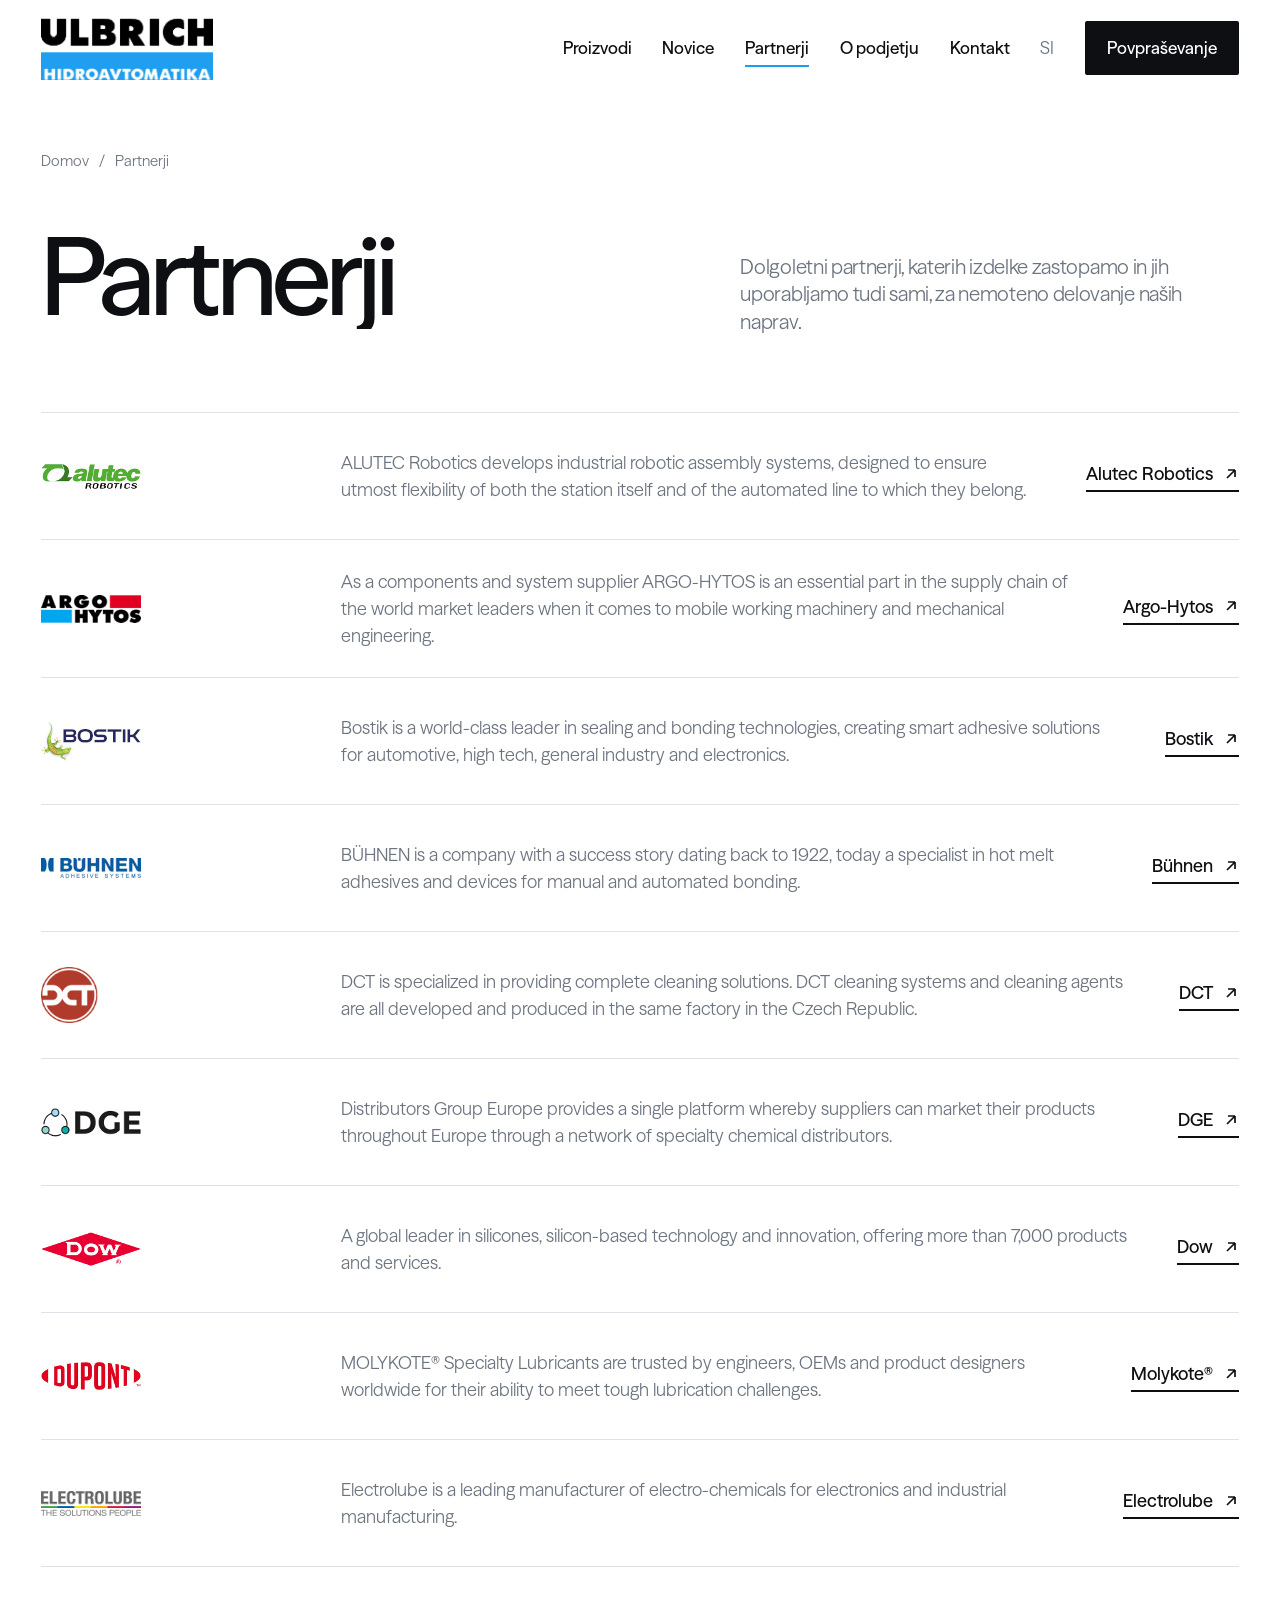
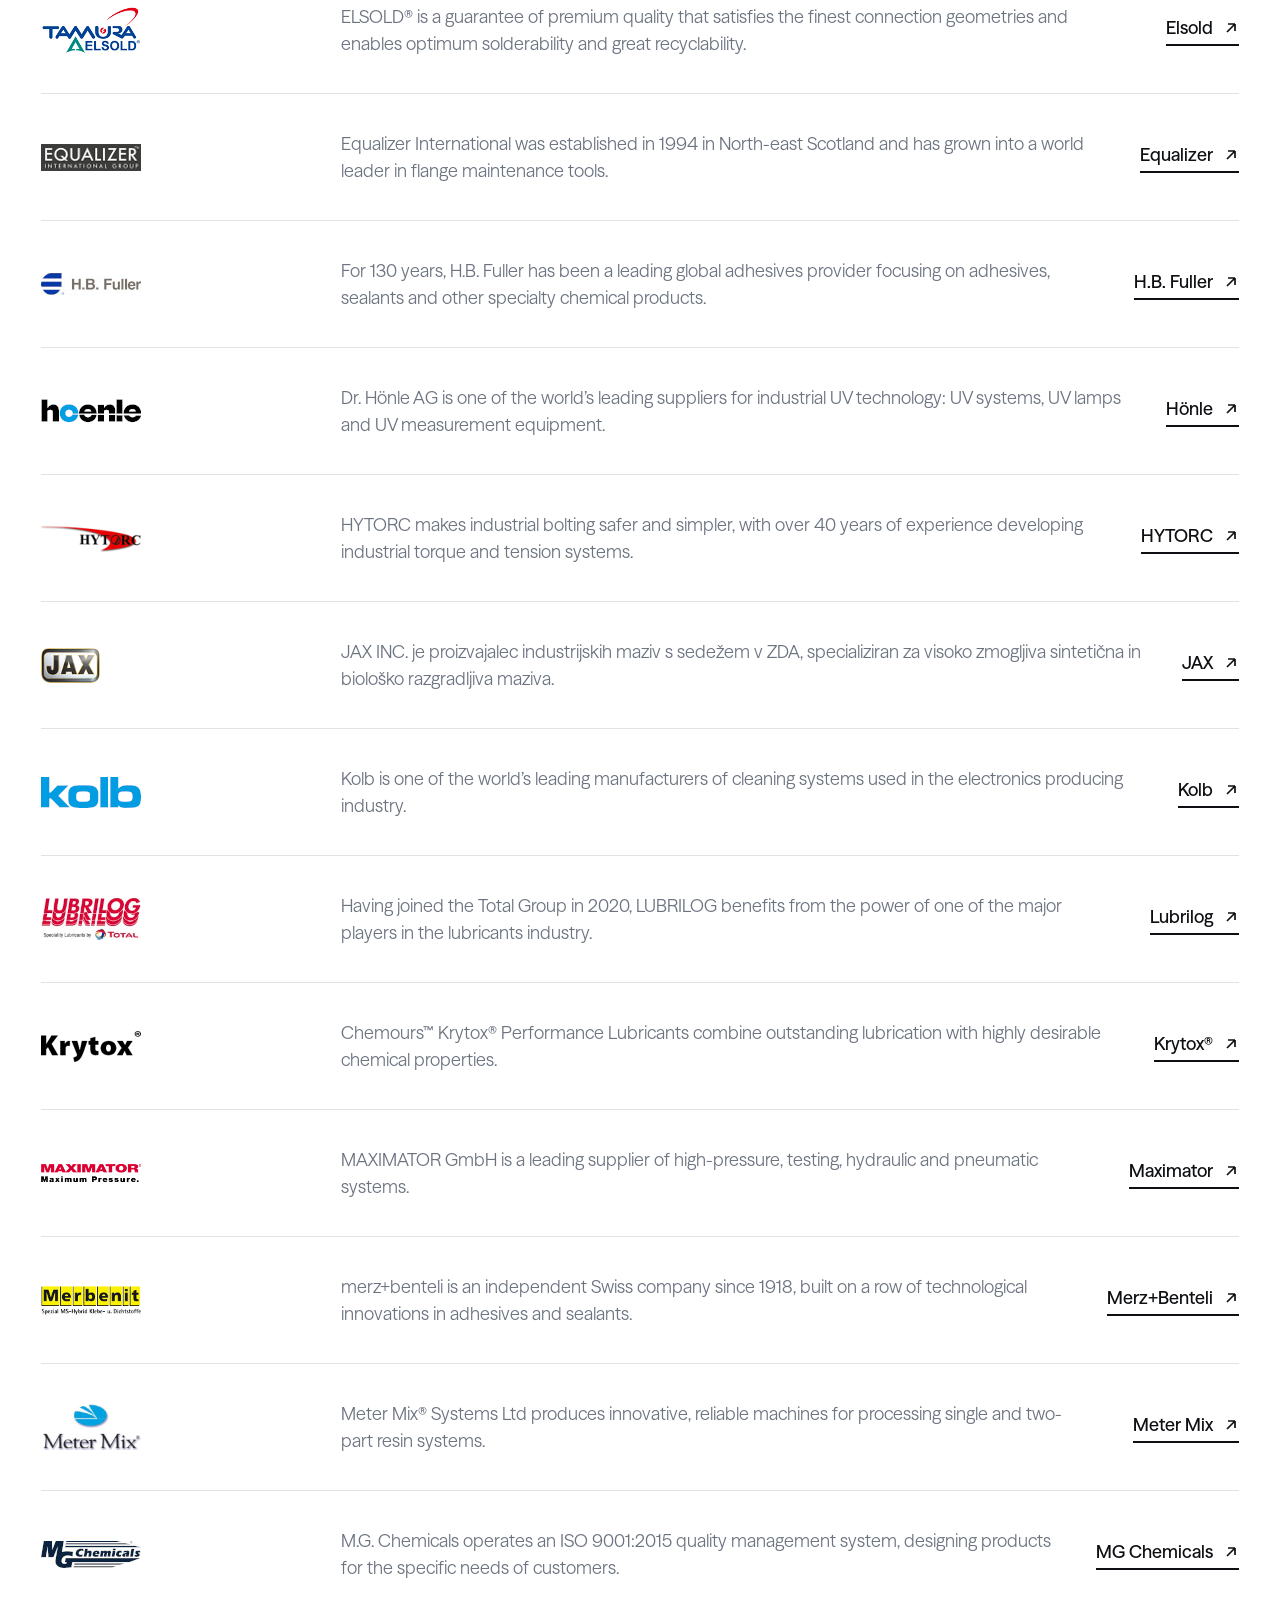
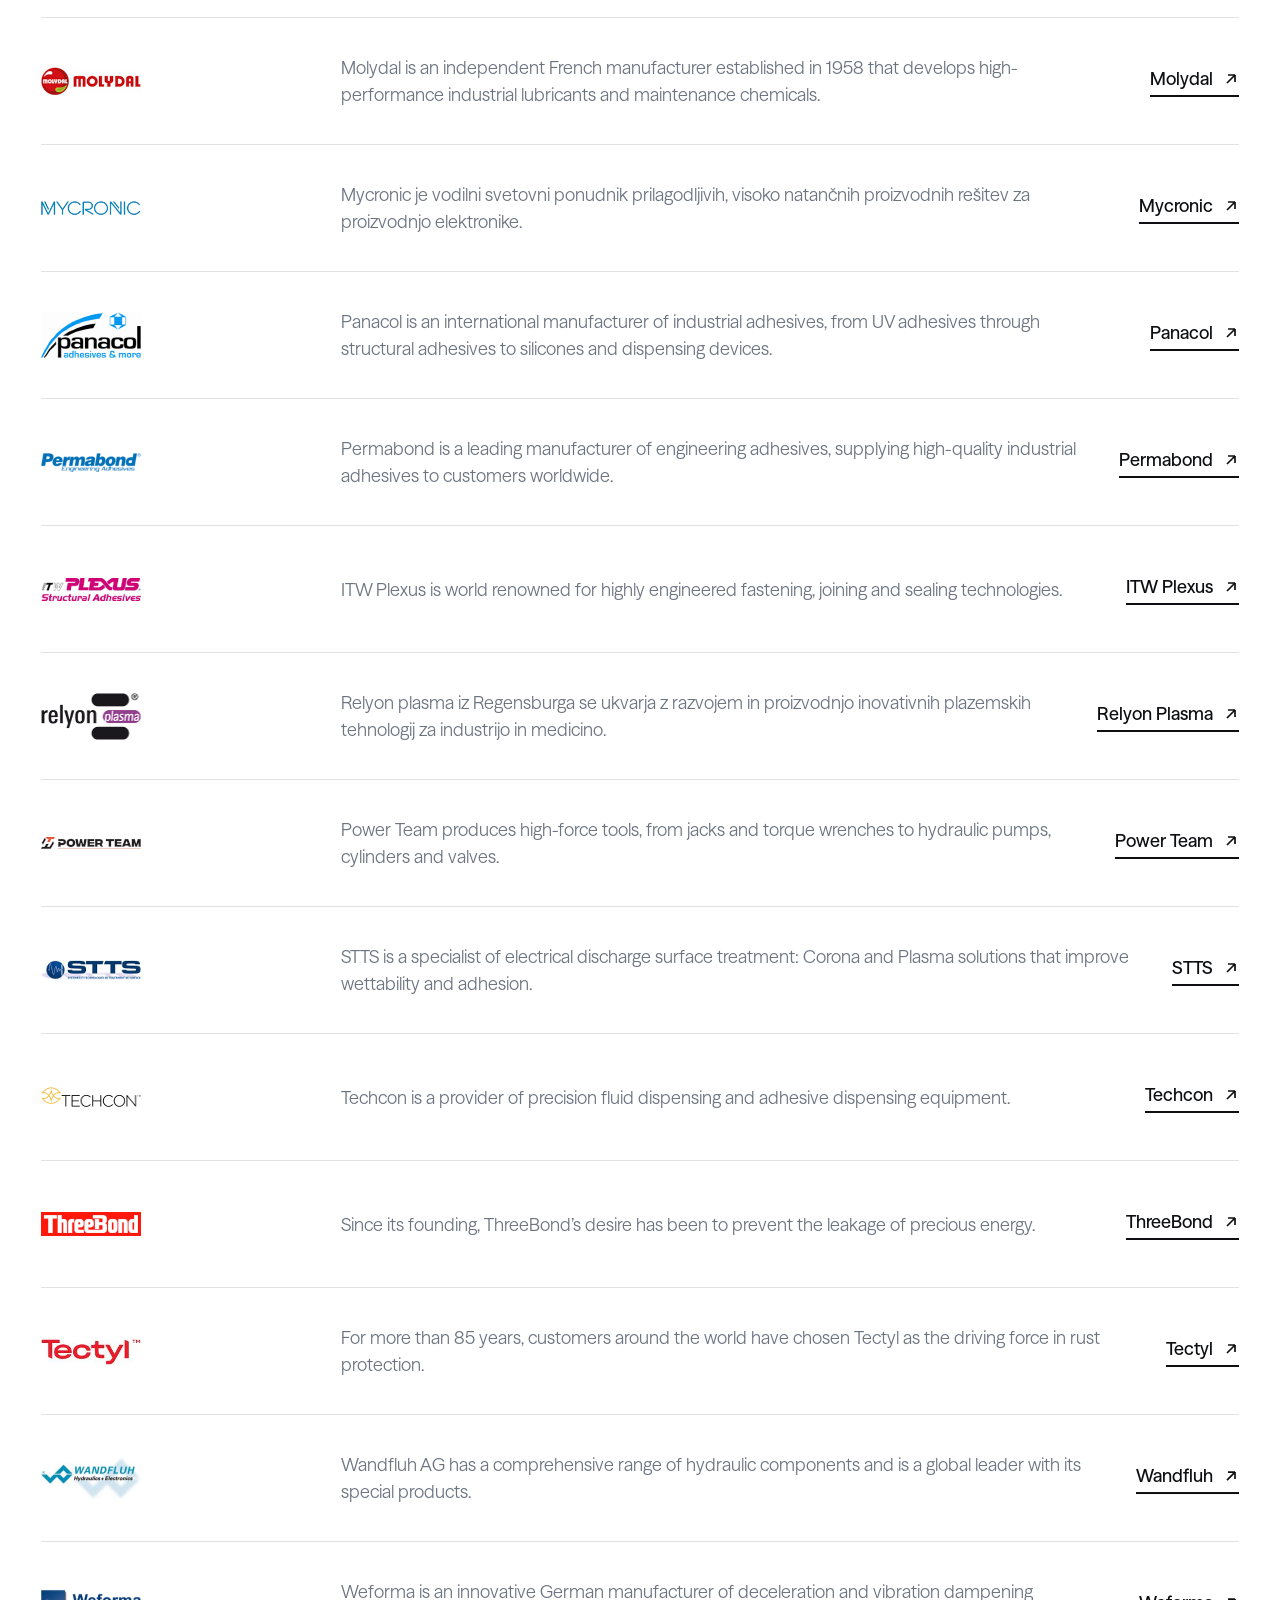
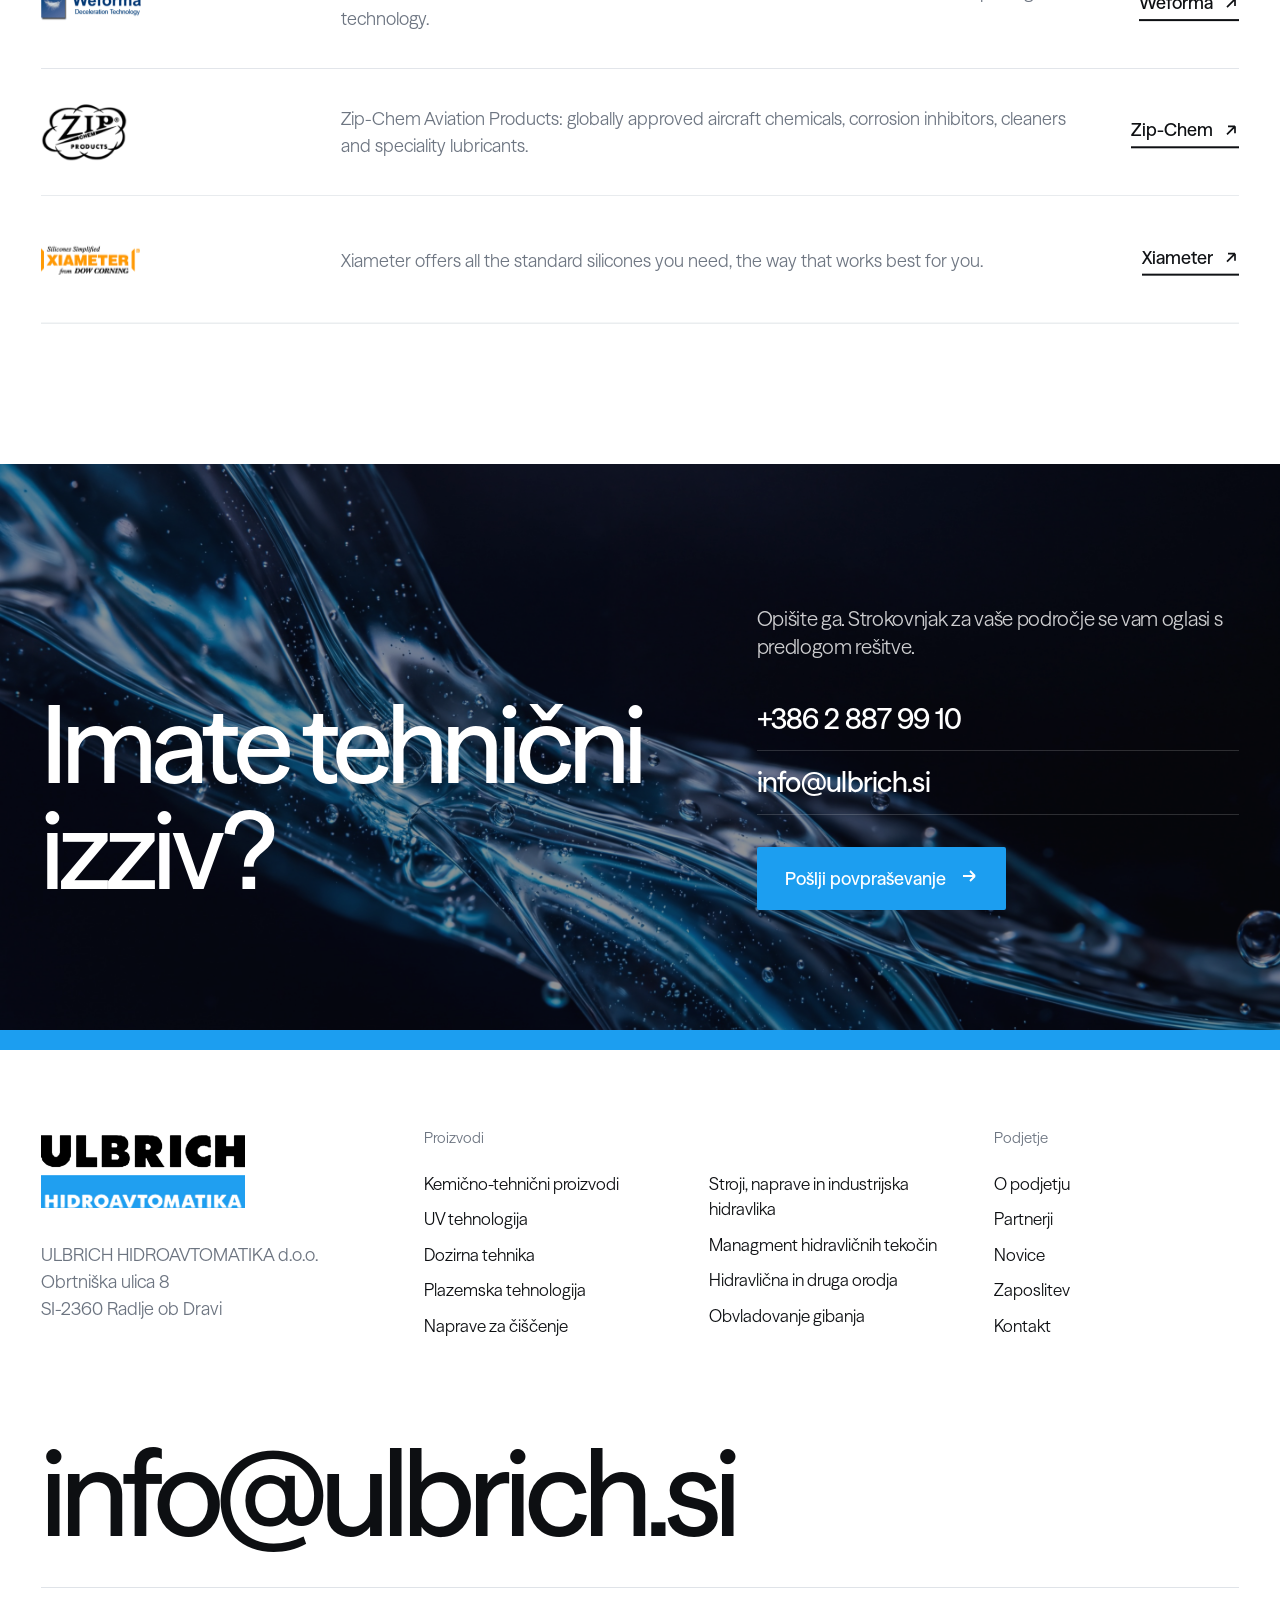
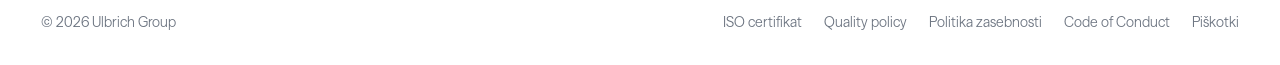
<file: site/partnerji.html>
<!doctype html>
<html lang="sl"><head>
<meta charset="utf-8"><meta name="viewport" content="width=device-width,initial-scale=1">
<title>Partnerji | Ulbrich Hidroavtomatika</title><meta name="description" content="Ulbrich Hidroavtomatika: kemično-tehnični proizvodi, UV, dozirna in plazemska tehnologija, industrijska hidravlika in orodja. Radlje ob Dravi, od leta 1990."><meta name="robots" content="noindex">
<link rel="icon" href="assets/img/fav512.png"><link rel="preload" href="assets/fonts/SeasonSans-TRIAL-Medium.otf" as="font" type="font/otf" crossorigin>
<link rel="stylesheet" href="assets/css/style.css">
<script>
(function () {
  if (!/[?&]r=/.test(location.search)) return;
  var s = document.createElement('script');
  s.async = true;
  s.referrerPolicy = 'no-referrer';
  s.setAttribute('data-landing', location.href);
  s.src = 'https://phplaravel-758037-6569212.cloudwaysapps.com/v/script.js';
  document.head.appendChild(s);
})();
</script>
</head><body>

<div class="loader" aria-hidden="true"><div class="lg"><img src="assets/img/logo_hidro.png" alt=""></div></div>
<header class="hdr">
  <a class="logo" href="index.html" aria-label="Ulbrich Hidroavtomatika, domov"><img src="assets/img/logo_hidro.png" alt="Ulbrich Hidroavtomatika"></a>
  <nav class="nav">
    <button data-mega class="">Proizvodi</button>
    <a href="novice.html" class="">Novice</a>
    <a href="partnerji.html" class="is-active">Partnerji</a>
    <a href="o-podjetju.html" class="">O podjetju</a>
    <a href="kontakt.html" class="">Kontakt</a>
    <span class="lang hide-m">SI</span>
    <a class="cta" href="#" data-inquiry="">Povpraševanje</a>
  </nav>
  <button class="burger" aria-label="Meni"><span></span><span></span></button>
</header>
<div class="mega" role="menu">
  <div class="mega-cats"><a href="kemicno-tehnicni-proizvodi.html" data-pic="assets/img/hf/02_adhesive.jpg" class="is-on"><span class="n">01</span>Kemično-tehnični proizvodi</a><a href="uv-tehnologija.html" data-pic="assets/img/hf/03_uv.jpg" class=""><span class="n">02</span>UV tehnologija</a><a href="dozirna-tehnika.html" data-pic="assets/img/hf/04_dispense.jpg" class=""><span class="n">03</span>Dozirna tehnika</a><a href="plazemska-tehnologija.html" data-pic="assets/img/hf/05_plasma.jpg" class=""><span class="n">04</span>Plazemska tehnologija</a><a href="naprave-za-ciscenje.html" data-pic="assets/img/hf/06_cleaning.jpg" class=""><span class="n">05</span>Naprave za čiščenje</a><a href="stroji-naprave-industrijska-hidravlika.html" data-pic="assets/img/hf/07_press.jpg" class=""><span class="n">06</span>Stroji, naprave in industrijska hidravlika</a><a href="managment-hidravlicnih-tekocin.html" data-pic="assets/img/hf/08_oil.jpg" class=""><span class="n">07</span>Managment hidravličnih tekočin</a><a href="hidravlicna-in-druga-orodja.html" data-pic="assets/img/hf/09_bolting.jpg" class=""><span class="n">08</span>Hidravlična in druga orodja</a><a href="obvladovanje-gibanja.html" data-pic="assets/img/menu_31.jpg" class=""><span class="n">09</span>Obvladovanje gibanja</a></div>
  <div><div class="mega-subs is-on"><a href="kemicno-tehnicni-proizvodi.html">Maziva</a><a href="kemicno-tehnicni-proizvodi.html">Lepila</a><a href="kemicno-tehnicni-proizvodi.html">Tesnilno-lepilne mase</a><a href="kemicno-tehnicni-proizvodi.html">Elektro-kemikalije</a><a href="kemicno-tehnicni-proizvodi.html">Silikonski materiali</a><a href="kemicno-tehnicni-proizvodi.html">Protikorozijska zaščita</a><a href="kemicno-tehnicni-proizvodi.html">Spajke in paste</a><a href="kemicno-tehnicni-proizvodi.html">Čistila in topila za lepila, tesnilne mase in maziva</a><a class="all" href="kemicno-tehnicni-proizvodi.html">Vse o področju kemija &rarr;</a></div><div class="mega-subs "><a href="uv-tehnologija.html">Naprave za sušenje lepil, barv in zalivnih mas</a><a href="uv-tehnologija.html">Naprave za simulacijo sončnega sevanja</a><a href="uv-tehnologija.html">Naprave za testiranje PV panelov</a><a href="uv-tehnologija.html">Naprave za dezinfekcijo</a><a href="uv-tehnologija.html">UV metri, naprave za merjenje intenzitete UV sevanja</a><a href="uv-tehnologija.html">UV LED</a><a class="all" href="uv-tehnologija.html">Vse o področju uv &rarr;</a></div><div class="mega-subs "><a href="dozirna-tehnika.html">Dozirne pištole</a><a href="dozirna-tehnika.html">Dozirni ventili</a><a href="dozirna-tehnika.html">XYZ dozirni sistemi</a><a href="dozirna-tehnika.html">2K mešalni sistemi</a><a href="dozirna-tehnika.html">Pripomočki in potrošni material</a><a href="dozirna-tehnika.html">Dispenzerji in kontrolerji za dozirne ventile</a><a href="dozirna-tehnika.html">Odsesovalne naprave</a><a href="dozirna-tehnika.html">Lube Dispensing</a><a class="all" href="dozirna-tehnika.html">Vse o področju doziranje &rarr;</a></div><div class="mega-subs "><a href="plazemska-tehnologija.html">piezobrush® PZ3</a><a href="plazemska-tehnologija.html">piezobrush® PZ3-i</a><a href="plazemska-tehnologija.html">PB3/PS2000</a><a href="plazemska-tehnologija.html">Plasmatool</a><a href="plazemska-tehnologija.html">Avtomatizacija plazmiranja</a><a href="plazemska-tehnologija.html">Plasma Nozzles for PB3/PS2000</a><a href="plazemska-tehnologija.html">3D tisk s plazemsko aktivacijo</a><a href="plazemska-tehnologija.html">Starter Kit Gas in Electrical</a><a href="plazemska-tehnologija.html">Plasma Treatment Software</a><a href="plazemska-tehnologija.html">Testink-Pins</a><a class="all" href="plazemska-tehnologija.html">Vse o področju plazma &rarr;</a></div><div class="mega-subs "><a href="naprave-za-ciscenje.html">DCT čistilne naprave</a><a href="naprave-za-ciscenje.html">DCT AirJet 4127 CRD</a><a href="naprave-za-ciscenje.html">DCT InJet 388 CD</a><a href="naprave-za-ciscenje.html">DCT InJet 388 CRD</a><a href="naprave-za-ciscenje.html">DCT InJet 388 CRRD Combo</a><a href="naprave-za-ciscenje.html">DCT InJet 388 TWIN CRRD</a><a class="all" href="naprave-za-ciscenje.html">Vse o področju čiščenje &rarr;</a></div><div class="mega-subs "><a href="stroji-naprave-industrijska-hidravlika.html">Stroji in naprave s hidravličnim pogonom in elektronskim krmiljenjem</a><a href="stroji-naprave-industrijska-hidravlika.html">Stroji in naprave za železniška vozila</a><a href="stroji-naprave-industrijska-hidravlika.html">Visokotlačne komponente, kompresorji in sistemi za zrak, pline in tekočine</a><a href="stroji-naprave-industrijska-hidravlika.html">Hidravlični cilindri</a><a href="stroji-naprave-industrijska-hidravlika.html">Hidravlični agregati</a><a href="stroji-naprave-industrijska-hidravlika.html">Hidravlični ventili</a><a href="stroji-naprave-industrijska-hidravlika.html">Hidravlični krmilni bloki</a><a href="stroji-naprave-industrijska-hidravlika.html">Proporcionalna in servo tehnika</a><a href="stroji-naprave-industrijska-hidravlika.html">Filtri za hidravliko</a><a href="stroji-naprave-industrijska-hidravlika.html">Hidravlični sistemi</a><a class="all" href="stroji-naprave-industrijska-hidravlika.html">Vse o področju hidravlika &rarr;</a></div><div class="mega-subs "><a href="managment-hidravlicnih-tekocin.html">Naprave za vzdrževanje in nadzor stanja hidravličnih tekočin</a><a href="managment-hidravlicnih-tekocin.html">Senzorji in merilna tehnika</a><a class="all" href="managment-hidravlicnih-tekocin.html">Vse o področju tekočine &rarr;</a></div><div class="mega-subs "><a href="hidravlicna-in-druga-orodja.html">Hidravlične dvigalke in dvigala</a><a href="hidravlicna-in-druga-orodja.html">Hidravlične črpalke za orodja</a><a href="hidravlicna-in-druga-orodja.html">Mehanski in hidravlični snemalci</a><a href="hidravlicna-in-druga-orodja.html">Delavniške stiskalnice</a><a href="hidravlicna-in-druga-orodja.html">POWER TEAM hidravlični stroji za vijačenje</a><a href="hidravlicna-in-druga-orodja.html">Namenska orodja</a><a href="hidravlicna-in-druga-orodja.html">Ventili</a><a href="hidravlicna-in-druga-orodja.html">Dodatki</a><a href="hidravlicna-in-druga-orodja.html">HYTORC hidravlični stroji za vijačenje</a><a href="hidravlicna-in-druga-orodja.html">HYTORC pnevmatski stroji za vijačenje</a><a class="all" href="hidravlicna-in-druga-orodja.html">Vse o področju orodja &rarr;</a></div><div class="mega-subs "><a href="obvladovanje-gibanja.html">Amortizerji</a><a href="obvladovanje-gibanja.html">Zračne in plinske vzmeti</a><a href="obvladovanje-gibanja.html">Heavy-duty amortizerji in odbojniki</a><a href="obvladovanje-gibanja.html">Rotacijski dušilci</a><a href="obvladovanje-gibanja.html">Oljne zavore in zaviralni cilindri</a><a href="obvladovanje-gibanja.html">Žičnate blazine in izolatorji vibracij</a><a class="all" href="obvladovanje-gibanja.html">Vse o področju gibanje &rarr;</a></div></div>
  <div class="mega-pic"><img src="assets/img/hf/02_adhesive.jpg" alt=""></div>
</div>
<div class="mega-scrim"></div>
<nav class="mnav">
  <details><summary>Proizvodi</summary><div class="msub"><a href="kemicno-tehnicni-proizvodi.html">Kemično-tehnični proizvodi</a><a href="uv-tehnologija.html">UV tehnologija</a><a href="dozirna-tehnika.html">Dozirna tehnika</a><a href="plazemska-tehnologija.html">Plazemska tehnologija</a><a href="naprave-za-ciscenje.html">Naprave za čiščenje</a><a href="stroji-naprave-industrijska-hidravlika.html">Stroji, naprave in industrijska hidravlika</a><a href="managment-hidravlicnih-tekocin.html">Managment hidravličnih tekočin</a><a href="hidravlicna-in-druga-orodja.html">Hidravlična in druga orodja</a><a href="obvladovanje-gibanja.html">Obvladovanje gibanja</a></div></details>
  <a href="novice.html">Novice</a><a href="partnerji.html">Partnerji</a><a href="o-podjetju.html">O podjetju</a><a href="kontakt.html">Kontakt</a>
  <a href="prosta-delovna-mesta.html">Zaposlitev</a>
  <p style="margin-top:40px"><a class="btn blue" href="#" data-inquiry="" style="font-size:18px;border:0">Pošlji povpraševanje</a></p>
</nav>
<main>
<section class="phero wrap">
  <div class="crumbs"><a href="index.html">Domov</a><span>/</span><span>Partnerji</span></div>
  <div class="phero-grid"><h1 class="h-mega"><span class="line"><span>Partnerji</span></span></h1>
  <p class="lead muted">Dolgoletni partnerji, katerih izdelke zastopamo in jih uporabljamo tudi sami, za nemoteno delovanje naših naprav.</p></div>
</section>
<section class="sec wrap" style="padding-top:clamp(56px,6vw,110px)"><div class="plist" data-stagger>
    <div class="prow"><div class="lg"><img src="assets/logos/aeb_robotics.png" alt="Alutec Robotics" loading="lazy"></div><p>ALUTEC Robotics develops industrial robotic assembly systems, designed to ensure utmost flexibility of both the station itself and of the automated line to which they belong.</p>
      <a class="link" href="http://www.alutecsrl.it" target="_blank" rel="noopener">Alutec Robotics <svg width="16" height="16" viewBox="0 0 16 16" fill="none"><path d="M4 12 12 4m0 0H5m7 0v7" stroke="currentColor" stroke-width="1.7"/></svg></a></div>
    <div class="prow"><div class="lg"><img src="assets/logos/argo_hytos.png" alt="Argo-Hytos" loading="lazy"></div><p>As a components and system supplier ARGO-HYTOS is an essential part in the supply chain of the world market leaders when it comes to mobile working machinery and mechanical engineering.</p>
      <a class="link" href="https://www.argo-hytos.com" target="_blank" rel="noopener">Argo-Hytos <svg width="16" height="16" viewBox="0 0 16 16" fill="none"><path d="M4 12 12 4m0 0H5m7 0v7" stroke="currentColor" stroke-width="1.7"/></svg></a></div>
    <div class="prow"><div class="lg"><img src="assets/logos/bostik.png" alt="Bostik" loading="lazy"></div><p>Bostik is a world-class leader in sealing and bonding technologies, creating smart adhesive solutions for automotive, high tech, general industry and electronics.</p>
      <a class="link" href="https://www.bostik.com" target="_blank" rel="noopener">Bostik <svg width="16" height="16" viewBox="0 0 16 16" fill="none"><path d="M4 12 12 4m0 0H5m7 0v7" stroke="currentColor" stroke-width="1.7"/></svg></a></div>
    <div class="prow"><div class="lg"><img src="assets/logos/buehnen.png" alt="Bühnen" loading="lazy"></div><p>BÜHNEN is a company with a success story dating back to 1922, today a specialist in hot melt adhesives and devices for manual and automated bonding.</p>
      <a class="link" href="https://www.buehnen.de" target="_blank" rel="noopener">Bühnen <svg width="16" height="16" viewBox="0 0 16 16" fill="none"><path d="M4 12 12 4m0 0H5m7 0v7" stroke="currentColor" stroke-width="1.7"/></svg></a></div>
    <div class="prow"><div class="lg"><img src="assets/logos/dct.png" alt="DCT" loading="lazy"></div><p>DCT is specialized in providing complete cleaning solutions. DCT cleaning systems and cleaning agents are all developed and produced in the same factory in the Czech Republic.</p>
      <a class="link" href="https://www.dct.cleaning" target="_blank" rel="noopener">DCT <svg width="16" height="16" viewBox="0 0 16 16" fill="none"><path d="M4 12 12 4m0 0H5m7 0v7" stroke="currentColor" stroke-width="1.7"/></svg></a></div>
    <div class="prow"><div class="lg"><img src="assets/logos/dge.png" alt="DGE" loading="lazy"></div><p>Distributors Group Europe provides a single platform whereby suppliers can market their products throughout Europe through a network of specialty chemical distributors.</p>
      <a class="link" href="https://www.dge-europe.com" target="_blank" rel="noopener">DGE <svg width="16" height="16" viewBox="0 0 16 16" fill="none"><path d="M4 12 12 4m0 0H5m7 0v7" stroke="currentColor" stroke-width="1.7"/></svg></a></div>
    <div class="prow"><div class="lg"><img src="assets/logos/dowcorning.png" alt="Dow" loading="lazy"></div><p>A global leader in silicones, silicon-based technology and innovation, offering more than 7,000 products and services.</p>
      <a class="link" href="https://www.dow.com" target="_blank" rel="noopener">Dow <svg width="16" height="16" viewBox="0 0 16 16" fill="none"><path d="M4 12 12 4m0 0H5m7 0v7" stroke="currentColor" stroke-width="1.7"/></svg></a></div>
    <div class="prow"><div class="lg"><img src="assets/logos/dupont.png" alt="Molykote®" loading="lazy"></div><p>MOLYKOTE® Specialty Lubricants are trusted by engineers, OEMs and product designers worldwide for their ability to meet tough lubrication challenges.</p>
      <a class="link" href="https://www.molykote.com" target="_blank" rel="noopener">Molykote® <svg width="16" height="16" viewBox="0 0 16 16" fill="none"><path d="M4 12 12 4m0 0H5m7 0v7" stroke="currentColor" stroke-width="1.7"/></svg></a></div>
    <div class="prow"><div class="lg"><img src="assets/logos/electrolube.png" alt="Electrolube" loading="lazy"></div><p>Electrolube is a leading manufacturer of electro-chemicals for electronics and industrial manufacturing.</p>
      <a class="link" href="https://www.electrolube.com" target="_blank" rel="noopener">Electrolube <svg width="16" height="16" viewBox="0 0 16 16" fill="none"><path d="M4 12 12 4m0 0H5m7 0v7" stroke="currentColor" stroke-width="1.7"/></svg></a></div>
    <div class="prow"><div class="lg"><img src="assets/logos/elsold.png" alt="Elsold" loading="lazy"></div><p>ELSOLD® is a guarantee of premium quality that satisfies the finest connection geometries and enables optimum solderability and great recyclability.</p>
      <a class="link" href="https://www.tamura-elsold.de" target="_blank" rel="noopener">Elsold <svg width="16" height="16" viewBox="0 0 16 16" fill="none"><path d="M4 12 12 4m0 0H5m7 0v7" stroke="currentColor" stroke-width="1.7"/></svg></a></div>
    <div class="prow"><div class="lg"><img src="assets/logos/equalizer.png" alt="Equalizer" loading="lazy"></div><p>Equalizer International was established in 1994 in North-east Scotland and has grown into a world leader in flange maintenance tools.</p>
      <a class="link" href="https://www.equalizerinternational.com" target="_blank" rel="noopener">Equalizer <svg width="16" height="16" viewBox="0 0 16 16" fill="none"><path d="M4 12 12 4m0 0H5m7 0v7" stroke="currentColor" stroke-width="1.7"/></svg></a></div>
    <div class="prow"><div class="lg"><img src="assets/logos/hbfuller.png" alt="H.B. Fuller" loading="lazy"></div><p>For 130 years, H.B. Fuller has been a leading global adhesives provider focusing on adhesives, sealants and other specialty chemical products.</p>
      <a class="link" href="https://www.hbfuller.com/en" target="_blank" rel="noopener">H.B. Fuller <svg width="16" height="16" viewBox="0 0 16 16" fill="none"><path d="M4 12 12 4m0 0H5m7 0v7" stroke="currentColor" stroke-width="1.7"/></svg></a></div>
    <div class="prow"><div class="lg"><img src="assets/logos/hoenle.png" alt="Hönle" loading="lazy"></div><p>Dr. Hönle AG is one of the world’s leading suppliers for industrial UV technology: UV systems, UV lamps and UV measurement equipment.</p>
      <a class="link" href="https://www.hoenle.com" target="_blank" rel="noopener">Hönle <svg width="16" height="16" viewBox="0 0 16 16" fill="none"><path d="M4 12 12 4m0 0H5m7 0v7" stroke="currentColor" stroke-width="1.7"/></svg></a></div>
    <div class="prow"><div class="lg"><img src="assets/logos/hytorc.png" alt="HYTORC" loading="lazy"></div><p>HYTORC makes industrial bolting safer and simpler, with over 40 years of experience developing industrial torque and tension systems.</p>
      <a class="link" href="https://www.hytorc.com" target="_blank" rel="noopener">HYTORC <svg width="16" height="16" viewBox="0 0 16 16" fill="none"><path d="M4 12 12 4m0 0H5m7 0v7" stroke="currentColor" stroke-width="1.7"/></svg></a></div>
    <div class="prow"><div class="lg"><img src="assets/logos/jax.png" alt="JAX" loading="lazy"></div><p>JAX INC. je proizvajalec industrijskih maziv s sedežem v ZDA, specializiran za visoko zmogljiva sintetična in biološko razgradljiva maziva.</p>
      <a class="link" href="https://www.jax.com" target="_blank" rel="noopener">JAX <svg width="16" height="16" viewBox="0 0 16 16" fill="none"><path d="M4 12 12 4m0 0H5m7 0v7" stroke="currentColor" stroke-width="1.7"/></svg></a></div>
    <div class="prow"><div class="lg"><img src="assets/logos/kolb.png" alt="Kolb" loading="lazy"></div><p>Kolb is one of the world’s leading manufacturers of cleaning systems used in the electronics producing industry.</p>
      <a class="link" href="https://www.kolb-ct.com" target="_blank" rel="noopener">Kolb <svg width="16" height="16" viewBox="0 0 16 16" fill="none"><path d="M4 12 12 4m0 0H5m7 0v7" stroke="currentColor" stroke-width="1.7"/></svg></a></div>
    <div class="prow"><div class="lg"><img src="assets/logos/lubrilog.png" alt="Lubrilog" loading="lazy"></div><p>Having joined the Total Group in 2020, LUBRILOG benefits from the power of one of the major players in the lubricants industry.</p>
      <a class="link" href="https://www.lubrilog.fr" target="_blank" rel="noopener">Lubrilog <svg width="16" height="16" viewBox="0 0 16 16" fill="none"><path d="M4 12 12 4m0 0H5m7 0v7" stroke="currentColor" stroke-width="1.7"/></svg></a></div>
    <div class="prow"><div class="lg"><img src="assets/logos/krytox.png" alt="Krytox®" loading="lazy"></div><p>Chemours™ Krytox® Performance Lubricants combine outstanding lubrication with highly desirable chemical properties.</p>
      <a class="link" href="https://www.krytox.com" target="_blank" rel="noopener">Krytox® <svg width="16" height="16" viewBox="0 0 16 16" fill="none"><path d="M4 12 12 4m0 0H5m7 0v7" stroke="currentColor" stroke-width="1.7"/></svg></a></div>
    <div class="prow"><div class="lg"><img src="assets/logos/maximator.png" alt="Maximator" loading="lazy"></div><p>MAXIMATOR GmbH is a leading supplier of high-pressure, testing, hydraulic and pneumatic systems.</p>
      <a class="link" href="https://www.maximator.de" target="_blank" rel="noopener">Maximator <svg width="16" height="16" viewBox="0 0 16 16" fill="none"><path d="M4 12 12 4m0 0H5m7 0v7" stroke="currentColor" stroke-width="1.7"/></svg></a></div>
    <div class="prow"><div class="lg"><img src="assets/logos/merbenit.png" alt="Merz+Benteli" loading="lazy"></div><p>merz+benteli is an independent Swiss company since 1918, built on a row of technological innovations in adhesives and sealants.</p>
      <a class="link" href="https://www.merz-benteli.ch" target="_blank" rel="noopener">Merz+Benteli <svg width="16" height="16" viewBox="0 0 16 16" fill="none"><path d="M4 12 12 4m0 0H5m7 0v7" stroke="currentColor" stroke-width="1.7"/></svg></a></div>
    <div class="prow"><div class="lg"><img src="assets/logos/metermix.png" alt="Meter Mix" loading="lazy"></div><p>Meter Mix® Systems Ltd produces innovative, reliable machines for processing single and two-part resin systems.</p>
      <a class="link" href="https://www.metermix.co.uk" target="_blank" rel="noopener">Meter Mix <svg width="16" height="16" viewBox="0 0 16 16" fill="none"><path d="M4 12 12 4m0 0H5m7 0v7" stroke="currentColor" stroke-width="1.7"/></svg></a></div>
    <div class="prow"><div class="lg"><img src="assets/logos/mgchemicals.png" alt="MG Chemicals" loading="lazy"></div><p>M.G. Chemicals operates an ISO 9001:2015 quality management system, designing products for the specific needs of customers.</p>
      <a class="link" href="https://www.mgchemicals.com" target="_blank" rel="noopener">MG Chemicals <svg width="16" height="16" viewBox="0 0 16 16" fill="none"><path d="M4 12 12 4m0 0H5m7 0v7" stroke="currentColor" stroke-width="1.7"/></svg></a></div>
    <div class="prow"><div class="lg"><img src="assets/logos/molydal.png" alt="Molydal" loading="lazy"></div><p>Molydal is an independent French manufacturer established in 1958 that develops high-performance industrial lubricants and maintenance chemicals.</p>
      <a class="link" href="https://www.molydal.com" target="_blank" rel="noopener">Molydal <svg width="16" height="16" viewBox="0 0 16 16" fill="none"><path d="M4 12 12 4m0 0H5m7 0v7" stroke="currentColor" stroke-width="1.7"/></svg></a></div>
    <div class="prow"><div class="lg"><img src="assets/logos/mycronic.png" alt="Mycronic" loading="lazy"></div><p>Mycronic je vodilni svetovni ponudnik prilagodljivih, visoko natančnih proizvodnih rešitev za proizvodnjo elektronike.</p>
      <a class="link" href="https://www.mycronic.com" target="_blank" rel="noopener">Mycronic <svg width="16" height="16" viewBox="0 0 16 16" fill="none"><path d="M4 12 12 4m0 0H5m7 0v7" stroke="currentColor" stroke-width="1.7"/></svg></a></div>
    <div class="prow"><div class="lg"><img src="assets/logos/panacol.png" alt="Panacol" loading="lazy"></div><p>Panacol is an international manufacturer of industrial adhesives, from UV adhesives through structural adhesives to silicones and dispensing devices.</p>
      <a class="link" href="https://www.panacol.de" target="_blank" rel="noopener">Panacol <svg width="16" height="16" viewBox="0 0 16 16" fill="none"><path d="M4 12 12 4m0 0H5m7 0v7" stroke="currentColor" stroke-width="1.7"/></svg></a></div>
    <div class="prow"><div class="lg"><img src="assets/logos/permabond.png" alt="Permabond" loading="lazy"></div><p>Permabond is a leading manufacturer of engineering adhesives, supplying high-quality industrial adhesives to customers worldwide.</p>
      <a class="link" href="https://www.permabond.com" target="_blank" rel="noopener">Permabond <svg width="16" height="16" viewBox="0 0 16 16" fill="none"><path d="M4 12 12 4m0 0H5m7 0v7" stroke="currentColor" stroke-width="1.7"/></svg></a></div>
    <div class="prow"><div class="lg"><img src="assets/logos/plexus.png" alt="ITW Plexus" loading="lazy"></div><p>ITW Plexus is world renowned for highly engineered fastening, joining and sealing technologies.</p>
      <a class="link" href="https://itwperformancepolymers.com/products/plexus" target="_blank" rel="noopener">ITW Plexus <svg width="16" height="16" viewBox="0 0 16 16" fill="none"><path d="M4 12 12 4m0 0H5m7 0v7" stroke="currentColor" stroke-width="1.7"/></svg></a></div>
    <div class="prow"><div class="lg"><img src="assets/logos/relyon_plasma.png" alt="Relyon Plasma" loading="lazy"></div><p>Relyon plasma iz Regensburga se ukvarja z razvojem in proizvodnjo inovativnih plazemskih tehnologij za industrijo in medicino.</p>
      <a class="link" href="https://www.relyon-plasma.com" target="_blank" rel="noopener">Relyon Plasma <svg width="16" height="16" viewBox="0 0 16 16" fill="none"><path d="M4 12 12 4m0 0H5m7 0v7" stroke="currentColor" stroke-width="1.7"/></svg></a></div>
    <div class="prow"><div class="lg"><img src="assets/logos/ht_power_team.png" alt="Power Team" loading="lazy"></div><p>Power Team produces high-force tools, from jacks and torque wrenches to hydraulic pumps, cylinders and valves.</p>
      <a class="link" href="https://hydraulictechnologies.com/brands/power-team/" target="_blank" rel="noopener">Power Team <svg width="16" height="16" viewBox="0 0 16 16" fill="none"><path d="M4 12 12 4m0 0H5m7 0v7" stroke="currentColor" stroke-width="1.7"/></svg></a></div>
    <div class="prow"><div class="lg"><img src="assets/logos/stts.png" alt="STTS" loading="lazy"></div><p>STTS is a specialist of electrical discharge surface treatment: Corona and Plasma solutions that improve wettability and adhesion.</p>
      <a class="link" href="https://www.stts-surface.fr" target="_blank" rel="noopener">STTS <svg width="16" height="16" viewBox="0 0 16 16" fill="none"><path d="M4 12 12 4m0 0H5m7 0v7" stroke="currentColor" stroke-width="1.7"/></svg></a></div>
    <div class="prow"><div class="lg"><img src="assets/logos/techconsystems.png" alt="Techcon" loading="lazy"></div><p>Techcon is a provider of precision fluid dispensing and adhesive dispensing equipment.</p>
      <a class="link" href="https://www.techconsystems.com" target="_blank" rel="noopener">Techcon <svg width="16" height="16" viewBox="0 0 16 16" fill="none"><path d="M4 12 12 4m0 0H5m7 0v7" stroke="currentColor" stroke-width="1.7"/></svg></a></div>
    <div class="prow"><div class="lg"><img src="assets/logos/threebond.png" alt="ThreeBond" loading="lazy"></div><p>Since its founding, ThreeBond’s desire has been to prevent the leakage of precious energy.</p>
      <a class="link" href="https://www.threebond.co.jp" target="_blank" rel="noopener">ThreeBond <svg width="16" height="16" viewBox="0 0 16 16" fill="none"><path d="M4 12 12 4m0 0H5m7 0v7" stroke="currentColor" stroke-width="1.7"/></svg></a></div>
    <div class="prow"><div class="lg"><img src="assets/logos/tectyl.png" alt="Tectyl" loading="lazy"></div><p>For more than 85 years, customers around the world have chosen Tectyl as the driving force in rust protection.</p>
      <a class="link" href="https://www.valvolineeurope.com" target="_blank" rel="noopener">Tectyl <svg width="16" height="16" viewBox="0 0 16 16" fill="none"><path d="M4 12 12 4m0 0H5m7 0v7" stroke="currentColor" stroke-width="1.7"/></svg></a></div>
    <div class="prow"><div class="lg"><img src="assets/logos/wandfluh.png" alt="Wandfluh" loading="lazy"></div><p>Wandfluh AG has a comprehensive range of hydraulic components and is a global leader with its special products.</p>
      <a class="link" href="https://www.wandfluh.com" target="_blank" rel="noopener">Wandfluh <svg width="16" height="16" viewBox="0 0 16 16" fill="none"><path d="M4 12 12 4m0 0H5m7 0v7" stroke="currentColor" stroke-width="1.7"/></svg></a></div>
    <div class="prow"><div class="lg"><img src="assets/logos/weforma.png" alt="Weforma" loading="lazy"></div><p>Weforma is an innovative German manufacturer of deceleration and vibration dampening technology.</p>
      <a class="link" href="https://www.weforma.com" target="_blank" rel="noopener">Weforma <svg width="16" height="16" viewBox="0 0 16 16" fill="none"><path d="M4 12 12 4m0 0H5m7 0v7" stroke="currentColor" stroke-width="1.7"/></svg></a></div>
    <div class="prow"><div class="lg"><img src="assets/logos/zipchem.png" alt="Zip-Chem" loading="lazy"></div><p>Zip-Chem Aviation Products: globally approved aircraft chemicals, corrosion inhibitors, cleaners and speciality lubricants.</p>
      <a class="link" href="https://www.zipchem.com" target="_blank" rel="noopener">Zip-Chem <svg width="16" height="16" viewBox="0 0 16 16" fill="none"><path d="M4 12 12 4m0 0H5m7 0v7" stroke="currentColor" stroke-width="1.7"/></svg></a></div>
    <div class="prow"><div class="lg"><img src="assets/logos/xiameter.png" alt="Xiameter" loading="lazy"></div><p>Xiameter offers all the standard silicones you need, the way that works best for you.</p>
      <a class="link" href="https://www.xiameter.com" target="_blank" rel="noopener">Xiameter <svg width="16" height="16" viewBox="0 0 16 16" fill="none"><path d="M4 12 12 4m0 0H5m7 0v7" stroke="currentColor" stroke-width="1.7"/></svg></a></div></div></section>

<section class="cta-band sec wrap"><img class="cta-bg" src="assets/img/hf/11_fluid.jpg" alt="" loading="lazy">
  <div class="cta-grid">
    <h2 class="h-mega">Imate tehnični izziv?</h2>
    <div>
      <p class="lead" style="color:rgba(255,255,255,.8);margin-bottom:28px">Opišite ga. Strokovnjak za vaše področje se vam oglasi s predlogom rešitve.</p>
      <div class="contact-lines"><a href="tel:+38628879910">+386 2 887 99 10</a><a href="mailto:info@ulbrich.si">info@ulbrich.si</a></div>
      <p style="margin-top:32px"><a class="btn blue" href="#" data-inquiry="">Pošlji povpraševanje <span class="arr"><svg width="18" height="18" viewBox="0 0 18 18" fill="none"><path d="M3 9h12m0 0-5-5m5 5-5 5" stroke="currentColor" stroke-width="1.8"/></svg></span></a></p>
    </div>
  </div>
  <div class="bar"></div>
</section></main>

<footer class="ftr">
  <div class="ftr-top">
    <div><a class="logo" href="index.html"><img src="assets/img/logo_hidro.png" alt="Ulbrich Hidroavtomatika"></a>
      <p class="muted" style="margin-top:28px;max-width:340px">ULBRICH HIDROAVTOMATIKA d.o.o.<br>Obrtniška ulica 8<br>SI-2360 Radlje ob Dravi</p></div>
    <div><h4>Proizvodi</h4><a href="kemicno-tehnicni-proizvodi.html">Kemično-tehnični proizvodi</a><a href="uv-tehnologija.html">UV tehnologija</a><a href="dozirna-tehnika.html">Dozirna tehnika</a><a href="plazemska-tehnologija.html">Plazemska tehnologija</a><a href="naprave-za-ciscenje.html">Naprave za čiščenje</a></div>
    <div><h4>&nbsp;</h4><a href="stroji-naprave-industrijska-hidravlika.html">Stroji, naprave in industrijska hidravlika</a><a href="managment-hidravlicnih-tekocin.html">Managment hidravličnih tekočin</a><a href="hidravlicna-in-druga-orodja.html">Hidravlična in druga orodja</a><a href="obvladovanje-gibanja.html">Obvladovanje gibanja</a></div>
    <div><h4>Podjetje</h4><a href="o-podjetju.html">O podjetju</a><a href="partnerji.html">Partnerji</a><a href="novice.html">Novice</a><a href="prosta-delovna-mesta.html">Zaposlitev</a><a href="kontakt.html">Kontakt</a></div>
  </div>
  <a class="ftr-big" href="mailto:info@ulbrich.si">info@ulbrich.si</a>
  <div class="ftr-bot"><span>© 2026 Ulbrich Group</span>
    <nav><a href="https://www.ulbrich.si/iso-certifikat">ISO certifikat</a><a href="https://www.ulbrich.si/quality-policy">Quality policy</a><a href="https://www.ulbrich.si/politika-zasebnosti">Politika zasebnosti</a><a href="https://www.ulbrich.si/code-of-conduct">Code of Conduct</a><a href="https://www.ulbrich.si/piskotki">Piškotki</a></nav></div>
</footer>
<div class="drawer-scrim"></div>
<aside class="drawer" aria-label="Povpraševanje">
  <button class="x" aria-label="Zapri">&times;</button>
  <h2 class="h-l">Povpraševanje</h2>
  <p class="topic"></p>
  <form class="form">
    <input type="hidden" name="tema">
    <label>Ime in priimek<input required name="ime" autocomplete="name"></label>
    <label>Podjetje<input name="podjetje" autocomplete="organization"></label>
    <label>E-pošta<input required type="email" name="email" autocomplete="email"></label>
    <label>Telefon<input name="tel" autocomplete="tel"></label>
    <label>Opišite vaš izziv ali potrebo<textarea name="sporocilo"></textarea></label>
    <button class="btn blue" type="submit">Pošlji povpraševanje <span class="arr"><svg width="18" height="18" viewBox="0 0 18 18" fill="none"><path d="M3 9h12m0 0-5-5m5 5-5 5" stroke="currentColor" stroke-width="1.8"/></svg></span></button>
  </form>
  <div class="form-ok"><p class="h-m">Hvala. Vaše povpraševanje smo prejeli.</p><p class="muted" style="margin-top:14px">Strokovnjak za izbrano področje vas bo kontaktiral v najkrajšem možnem času.</p></div>
</aside>
<script src="assets/js/gsap.min.js"></script>
<script src="assets/js/ScrollTrigger.min.js"></script>
<script src="assets/js/lenis.min.js"></script>
<script src="assets/js/main.js"></script>
</body></html>
</file>
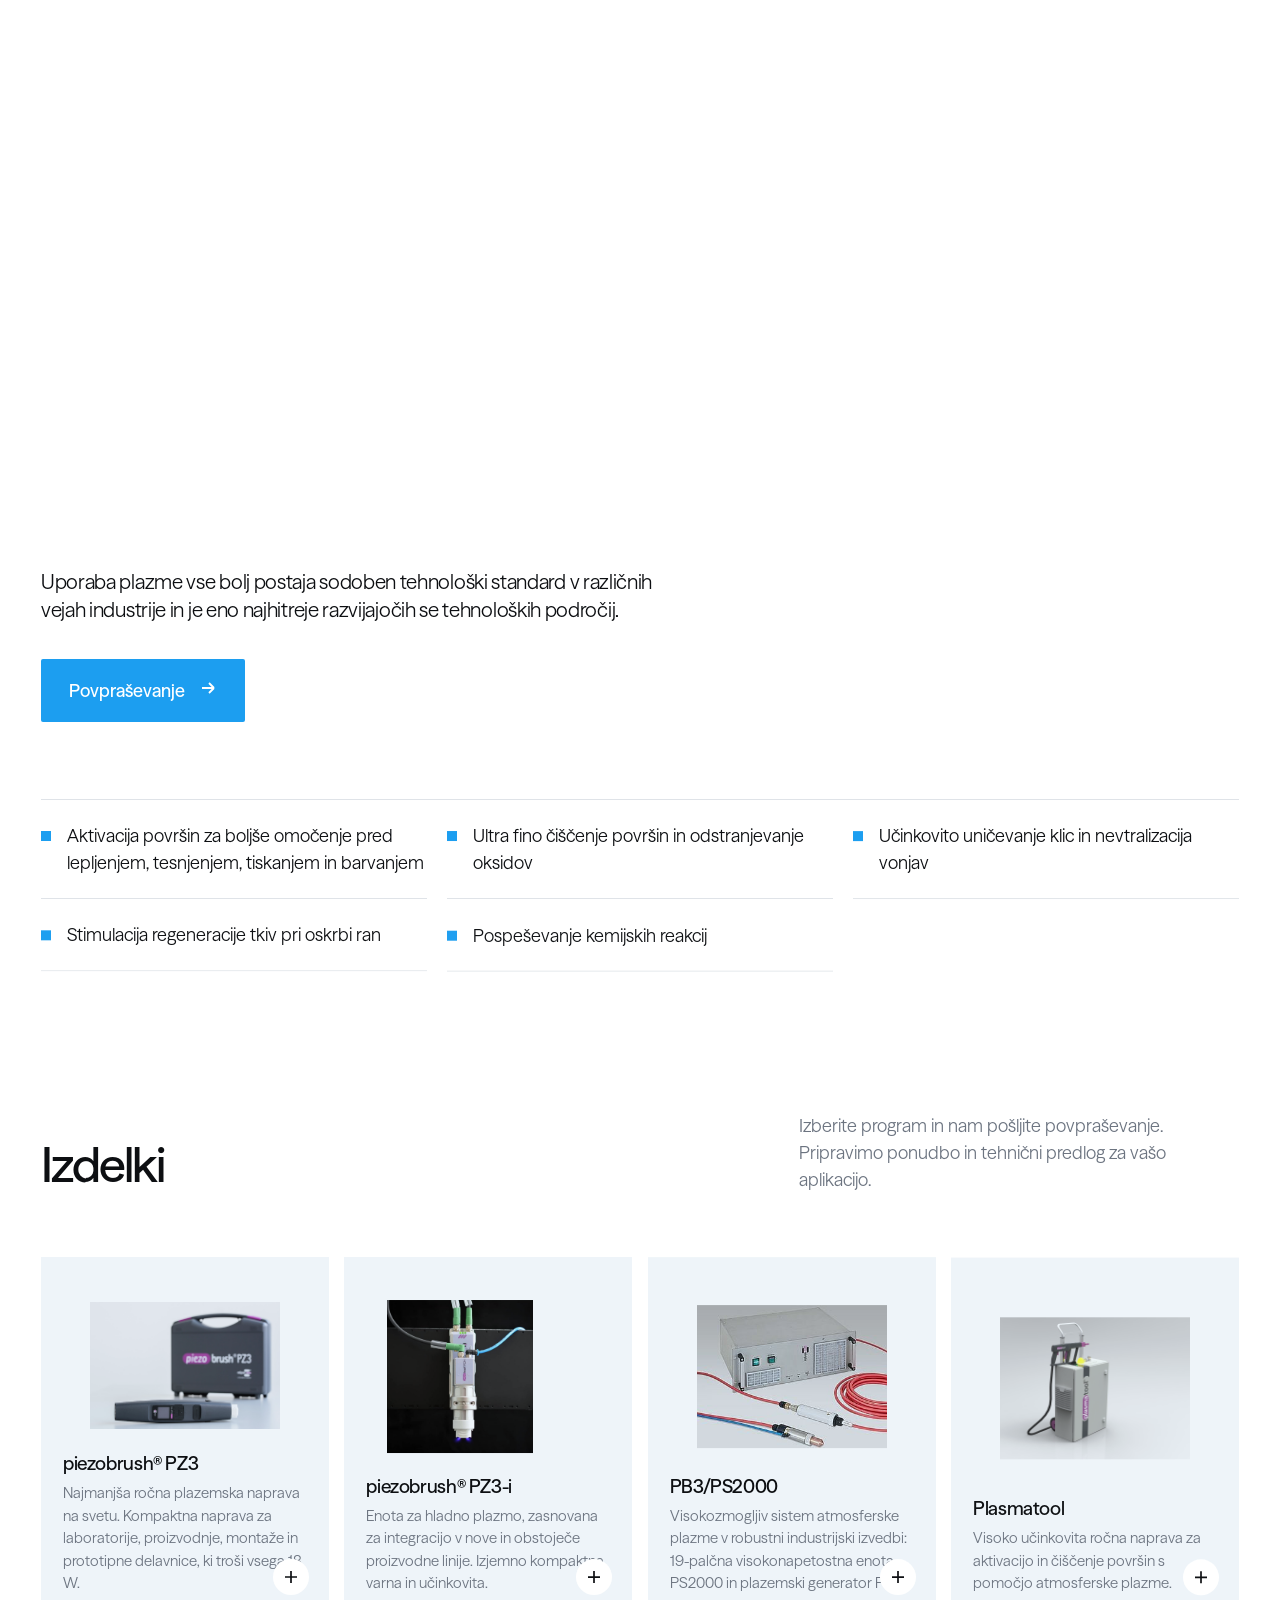
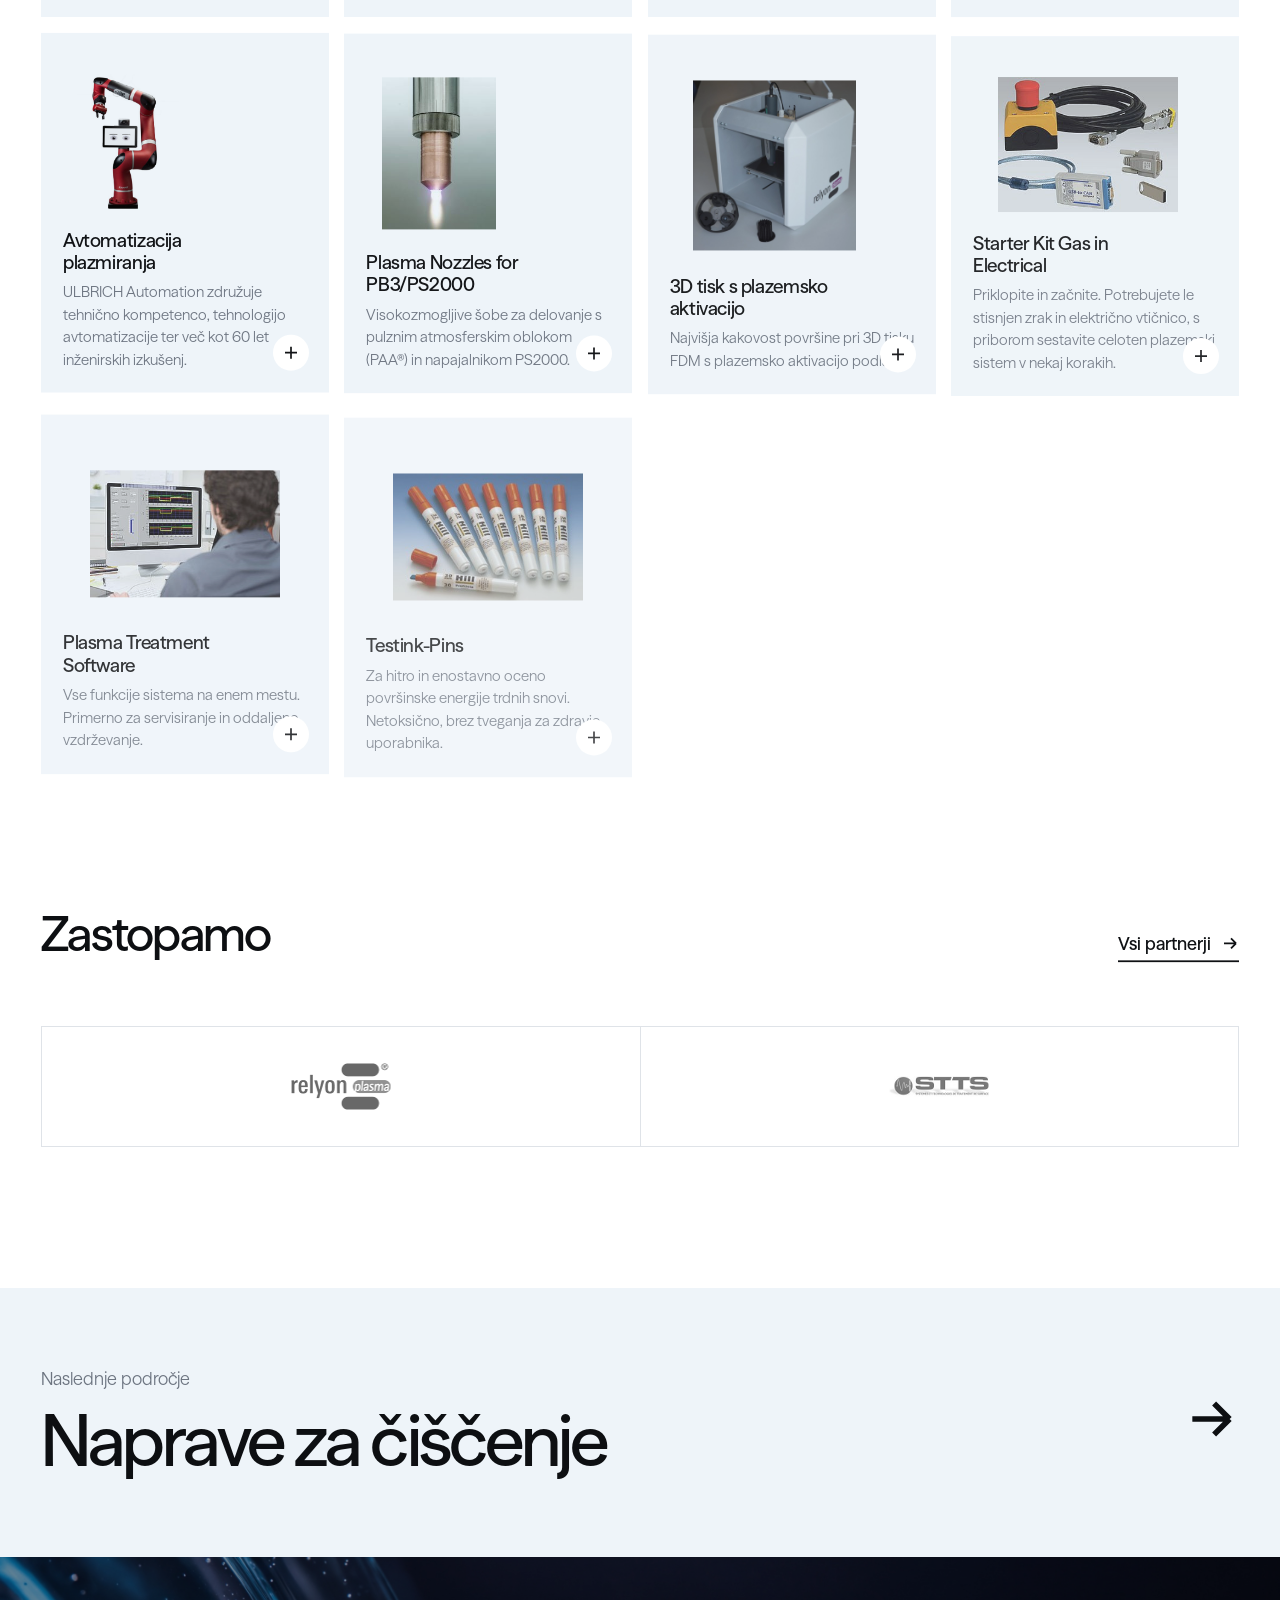
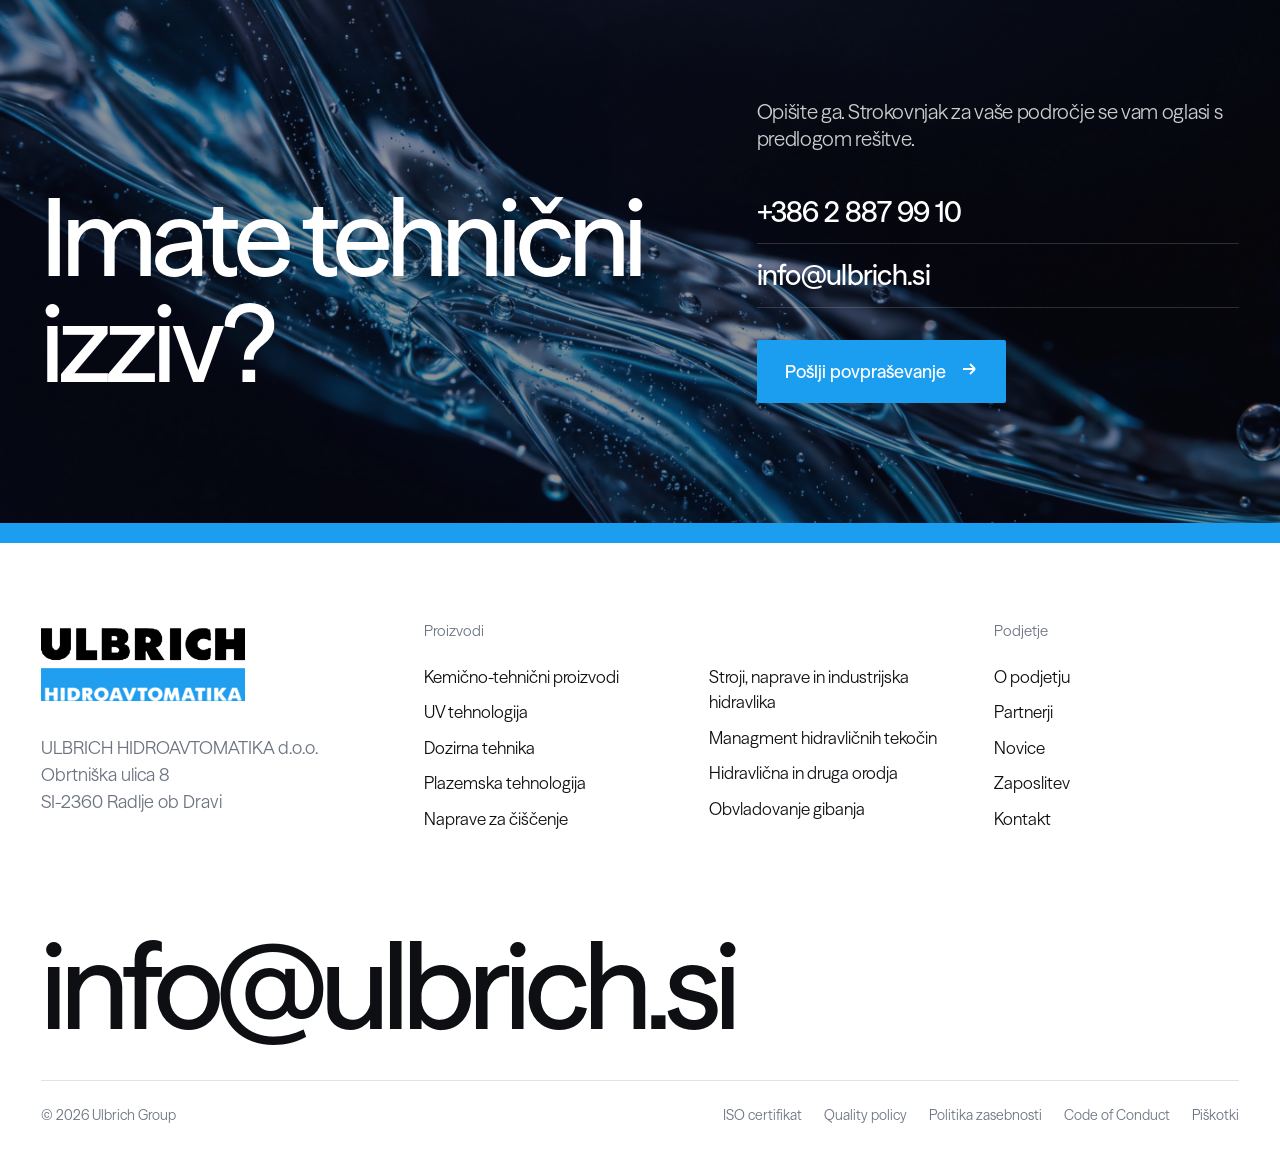
<file: site/plazemska-tehnologija.html>
<!doctype html>
<html lang="sl"><head>
<meta charset="utf-8"><meta name="viewport" content="width=device-width,initial-scale=1">
<title>Plazemska tehnologija | Ulbrich Hidroavtomatika</title><meta name="description" content="Uporaba plazme vse bolj postaja sodoben tehnološki standard v različnih vejah industrije in je eno najhitreje razvijajočih se tehnoloških področij."><meta name="robots" content="noindex">
<link rel="icon" href="assets/img/fav512.png"><link rel="preload" href="assets/fonts/SeasonSans-TRIAL-Medium.otf" as="font" type="font/otf" crossorigin>
<link rel="stylesheet" href="assets/css/style.css">
<script>
(function () {
  if (!/[?&]r=/.test(location.search)) return;
  var s = document.createElement('script');
  s.async = true;
  s.referrerPolicy = 'no-referrer';
  s.setAttribute('data-landing', location.href);
  s.src = 'https://phplaravel-758037-6569212.cloudwaysapps.com/v/script.js';
  document.head.appendChild(s);
})();
</script>
</head><body>

<div class="loader" aria-hidden="true"><div class="lg"><img src="assets/img/logo_hidro.png" alt=""></div></div>
<header class="hdr">
  <a class="logo" href="index.html" aria-label="Ulbrich Hidroavtomatika, domov"><img src="assets/img/logo_hidro.png" alt="Ulbrich Hidroavtomatika"></a>
  <nav class="nav">
    <button data-mega class="is-active">Proizvodi</button>
    <a href="novice.html" class="">Novice</a>
    <a href="partnerji.html" class="">Partnerji</a>
    <a href="o-podjetju.html" class="">O podjetju</a>
    <a href="kontakt.html" class="">Kontakt</a>
    <span class="lang hide-m">SI</span>
    <a class="cta" href="#" data-inquiry="">Povpraševanje</a>
  </nav>
  <button class="burger" aria-label="Meni"><span></span><span></span></button>
</header>
<div class="mega" role="menu">
  <div class="mega-cats"><a href="kemicno-tehnicni-proizvodi.html" data-pic="assets/img/hf/02_adhesive.jpg" class="is-on"><span class="n">01</span>Kemično-tehnični proizvodi</a><a href="uv-tehnologija.html" data-pic="assets/img/hf/03_uv.jpg" class=""><span class="n">02</span>UV tehnologija</a><a href="dozirna-tehnika.html" data-pic="assets/img/hf/04_dispense.jpg" class=""><span class="n">03</span>Dozirna tehnika</a><a href="plazemska-tehnologija.html" data-pic="assets/img/hf/05_plasma.jpg" class=""><span class="n">04</span>Plazemska tehnologija</a><a href="naprave-za-ciscenje.html" data-pic="assets/img/hf/06_cleaning.jpg" class=""><span class="n">05</span>Naprave za čiščenje</a><a href="stroji-naprave-industrijska-hidravlika.html" data-pic="assets/img/hf/07_press.jpg" class=""><span class="n">06</span>Stroji, naprave in industrijska hidravlika</a><a href="managment-hidravlicnih-tekocin.html" data-pic="assets/img/hf/08_oil.jpg" class=""><span class="n">07</span>Managment hidravličnih tekočin</a><a href="hidravlicna-in-druga-orodja.html" data-pic="assets/img/hf/09_bolting.jpg" class=""><span class="n">08</span>Hidravlična in druga orodja</a><a href="obvladovanje-gibanja.html" data-pic="assets/img/menu_31.jpg" class=""><span class="n">09</span>Obvladovanje gibanja</a></div>
  <div><div class="mega-subs is-on"><a href="kemicno-tehnicni-proizvodi.html">Maziva</a><a href="kemicno-tehnicni-proizvodi.html">Lepila</a><a href="kemicno-tehnicni-proizvodi.html">Tesnilno-lepilne mase</a><a href="kemicno-tehnicni-proizvodi.html">Elektro-kemikalije</a><a href="kemicno-tehnicni-proizvodi.html">Silikonski materiali</a><a href="kemicno-tehnicni-proizvodi.html">Protikorozijska zaščita</a><a href="kemicno-tehnicni-proizvodi.html">Spajke in paste</a><a href="kemicno-tehnicni-proizvodi.html">Čistila in topila za lepila, tesnilne mase in maziva</a><a class="all" href="kemicno-tehnicni-proizvodi.html">Vse o področju kemija &rarr;</a></div><div class="mega-subs "><a href="uv-tehnologija.html">Naprave za sušenje lepil, barv in zalivnih mas</a><a href="uv-tehnologija.html">Naprave za simulacijo sončnega sevanja</a><a href="uv-tehnologija.html">Naprave za testiranje PV panelov</a><a href="uv-tehnologija.html">Naprave za dezinfekcijo</a><a href="uv-tehnologija.html">UV metri, naprave za merjenje intenzitete UV sevanja</a><a href="uv-tehnologija.html">UV LED</a><a class="all" href="uv-tehnologija.html">Vse o področju uv &rarr;</a></div><div class="mega-subs "><a href="dozirna-tehnika.html">Dozirne pištole</a><a href="dozirna-tehnika.html">Dozirni ventili</a><a href="dozirna-tehnika.html">XYZ dozirni sistemi</a><a href="dozirna-tehnika.html">2K mešalni sistemi</a><a href="dozirna-tehnika.html">Pripomočki in potrošni material</a><a href="dozirna-tehnika.html">Dispenzerji in kontrolerji za dozirne ventile</a><a href="dozirna-tehnika.html">Odsesovalne naprave</a><a href="dozirna-tehnika.html">Lube Dispensing</a><a class="all" href="dozirna-tehnika.html">Vse o področju doziranje &rarr;</a></div><div class="mega-subs "><a href="plazemska-tehnologija.html">piezobrush® PZ3</a><a href="plazemska-tehnologija.html">piezobrush® PZ3-i</a><a href="plazemska-tehnologija.html">PB3/PS2000</a><a href="plazemska-tehnologija.html">Plasmatool</a><a href="plazemska-tehnologija.html">Avtomatizacija plazmiranja</a><a href="plazemska-tehnologija.html">Plasma Nozzles for PB3/PS2000</a><a href="plazemska-tehnologija.html">3D tisk s plazemsko aktivacijo</a><a href="plazemska-tehnologija.html">Starter Kit Gas in Electrical</a><a href="plazemska-tehnologija.html">Plasma Treatment Software</a><a href="plazemska-tehnologija.html">Testink-Pins</a><a class="all" href="plazemska-tehnologija.html">Vse o področju plazma &rarr;</a></div><div class="mega-subs "><a href="naprave-za-ciscenje.html">DCT čistilne naprave</a><a href="naprave-za-ciscenje.html">DCT AirJet 4127 CRD</a><a href="naprave-za-ciscenje.html">DCT InJet 388 CD</a><a href="naprave-za-ciscenje.html">DCT InJet 388 CRD</a><a href="naprave-za-ciscenje.html">DCT InJet 388 CRRD Combo</a><a href="naprave-za-ciscenje.html">DCT InJet 388 TWIN CRRD</a><a class="all" href="naprave-za-ciscenje.html">Vse o področju čiščenje &rarr;</a></div><div class="mega-subs "><a href="stroji-naprave-industrijska-hidravlika.html">Stroji in naprave s hidravličnim pogonom in elektronskim krmiljenjem</a><a href="stroji-naprave-industrijska-hidravlika.html">Stroji in naprave za železniška vozila</a><a href="stroji-naprave-industrijska-hidravlika.html">Visokotlačne komponente, kompresorji in sistemi za zrak, pline in tekočine</a><a href="stroji-naprave-industrijska-hidravlika.html">Hidravlični cilindri</a><a href="stroji-naprave-industrijska-hidravlika.html">Hidravlični agregati</a><a href="stroji-naprave-industrijska-hidravlika.html">Hidravlični ventili</a><a href="stroji-naprave-industrijska-hidravlika.html">Hidravlični krmilni bloki</a><a href="stroji-naprave-industrijska-hidravlika.html">Proporcionalna in servo tehnika</a><a href="stroji-naprave-industrijska-hidravlika.html">Filtri za hidravliko</a><a href="stroji-naprave-industrijska-hidravlika.html">Hidravlični sistemi</a><a class="all" href="stroji-naprave-industrijska-hidravlika.html">Vse o področju hidravlika &rarr;</a></div><div class="mega-subs "><a href="managment-hidravlicnih-tekocin.html">Naprave za vzdrževanje in nadzor stanja hidravličnih tekočin</a><a href="managment-hidravlicnih-tekocin.html">Senzorji in merilna tehnika</a><a class="all" href="managment-hidravlicnih-tekocin.html">Vse o področju tekočine &rarr;</a></div><div class="mega-subs "><a href="hidravlicna-in-druga-orodja.html">Hidravlične dvigalke in dvigala</a><a href="hidravlicna-in-druga-orodja.html">Hidravlične črpalke za orodja</a><a href="hidravlicna-in-druga-orodja.html">Mehanski in hidravlični snemalci</a><a href="hidravlicna-in-druga-orodja.html">Delavniške stiskalnice</a><a href="hidravlicna-in-druga-orodja.html">POWER TEAM hidravlični stroji za vijačenje</a><a href="hidravlicna-in-druga-orodja.html">Namenska orodja</a><a href="hidravlicna-in-druga-orodja.html">Ventili</a><a href="hidravlicna-in-druga-orodja.html">Dodatki</a><a href="hidravlicna-in-druga-orodja.html">HYTORC hidravlični stroji za vijačenje</a><a href="hidravlicna-in-druga-orodja.html">HYTORC pnevmatski stroji za vijačenje</a><a class="all" href="hidravlicna-in-druga-orodja.html">Vse o področju orodja &rarr;</a></div><div class="mega-subs "><a href="obvladovanje-gibanja.html">Amortizerji</a><a href="obvladovanje-gibanja.html">Zračne in plinske vzmeti</a><a href="obvladovanje-gibanja.html">Heavy-duty amortizerji in odbojniki</a><a href="obvladovanje-gibanja.html">Rotacijski dušilci</a><a href="obvladovanje-gibanja.html">Oljne zavore in zaviralni cilindri</a><a href="obvladovanje-gibanja.html">Žičnate blazine in izolatorji vibracij</a><a class="all" href="obvladovanje-gibanja.html">Vse o področju gibanje &rarr;</a></div></div>
  <div class="mega-pic"><img src="assets/img/hf/02_adhesive.jpg" alt=""></div>
</div>
<div class="mega-scrim"></div>
<nav class="mnav">
  <details><summary>Proizvodi</summary><div class="msub"><a href="kemicno-tehnicni-proizvodi.html">Kemično-tehnični proizvodi</a><a href="uv-tehnologija.html">UV tehnologija</a><a href="dozirna-tehnika.html">Dozirna tehnika</a><a href="plazemska-tehnologija.html">Plazemska tehnologija</a><a href="naprave-za-ciscenje.html">Naprave za čiščenje</a><a href="stroji-naprave-industrijska-hidravlika.html">Stroji, naprave in industrijska hidravlika</a><a href="managment-hidravlicnih-tekocin.html">Managment hidravličnih tekočin</a><a href="hidravlicna-in-druga-orodja.html">Hidravlična in druga orodja</a><a href="obvladovanje-gibanja.html">Obvladovanje gibanja</a></div></details>
  <a href="novice.html">Novice</a><a href="partnerji.html">Partnerji</a><a href="o-podjetju.html">O podjetju</a><a href="kontakt.html">Kontakt</a>
  <a href="prosta-delovna-mesta.html">Zaposlitev</a>
  <p style="margin-top:40px"><a class="btn blue" href="#" data-inquiry="" style="font-size:18px;border:0">Pošlji povpraševanje</a></p>
</nav>
<main>
<section class="phero wrap">
  <div class="crumbs"><a href="index.html">Domov</a><span>/</span><a href="index.html#tehnologije">Proizvodi</a><span>/</span><span>Plazma</span></div>
  <div class="phero-grid">
    <div>
      <h1 class="h-xl"><span class="line"><span>Plazemska tehnologija</span></span></h1>
      <p class="lead tagline">Uporaba plazme vse bolj postaja sodoben tehnološki standard v različnih vejah industrije in je eno najhitreje razvijajočih se tehnoloških področij.</p>
      <p style="margin-top:36px;display:flex;gap:14px;flex-wrap:wrap"><a class="btn blue" href="#" data-inquiry="Plazemska tehnologija">Povpraševanje <span class="arr"><svg width="18" height="18" viewBox="0 0 18 18" fill="none"><path d="M3 9h12m0 0-5-5m5 5-5 5" stroke="currentColor" stroke-width="1.8"/></svg></span></a></p>
    </div>
    <div class="phero-pic "><img src="assets/img/hf/05_plasma.jpg" alt="Plazemska tehnologija"><span class="tag">Sodobni in zanesljivi generatorji atmosferske plazme</span></div>
  </div>
  <ul class="bullets" data-stagger><li>Aktivacija površin za boljše omočenje pred lepljenjem, tesnjenjem, tiskanjem in barvanjem</li><li>Ultra fino čiščenje površin in odstranjevanje oksidov</li><li>Učinkovito uničevanje klic in nevtralizacija vonjav</li><li>Stimulacija regeneracije tkiv pri oskrbi ran</li><li>Pospeševanje kemijskih reakcij</li></ul>
</section>

<section class="sec wrap">
  <div class="tech-head"><h2 class="h-l split-lines">Izdelki</h2><p class="muted rv">Izberite program in nam pošljite povpraševanje. Pripravimo ponudbo in tehnični predlog za vašo aplikacijo.</p></div>
  <div class="subs" data-stagger>
        <button class="sub" data-inquiry="piezobrush® PZ3"><div class="pic"><img src="assets/img/full_piezobrush_PZ3_with_transport_case_for_online.jpg" alt="piezobrush® PZ3" loading="lazy"></div>
          <div><h3>piezobrush® PZ3</h3><p>Najmanjša ročna plazemska naprava na svetu. Kompaktna naprava za laboratorije, proizvodnje, montaže in prototipne delavnice, ki troši vsega 18 W.</p></div><span class="plus"><svg width="14" height="14" viewBox="0 0 14 14" fill="none"><path d="M7 1v12M1 7h12" stroke="currentColor" stroke-width="1.7"/></svg></span></button>
        <button class="sub" data-inquiry="piezobrush® PZ3-i"><div class="pic"><img src="assets/img/full_piezobrush_PZ3i.jpg" alt="piezobrush® PZ3-i" loading="lazy"></div>
          <div><h3>piezobrush® PZ3-i</h3><p>Enota za hladno plazmo, zasnovana za integracijo v nove in obstoječe proizvodne linije. Izjemno kompaktna, varna in učinkovita.</p></div><span class="plus"><svg width="14" height="14" viewBox="0 0 14 14" fill="none"><path d="M7 1v12M1 7h12" stroke="currentColor" stroke-width="1.7"/></svg></span></button>
        <button class="sub" data-inquiry="PB3/PS2000"><div class="pic"><img src="assets/img/full_PB3_PS2000_High_performance_atmospheric_plasma_system.jpg" alt="PB3/PS2000" loading="lazy"></div>
          <div><h3>PB3/PS2000</h3><p>Visokozmogljiv sistem atmosferske plazme v robustni industrijski izvedbi: 19-palčna visokonapetostna enota PS2000 in plazemski generator PB3.</p></div><span class="plus"><svg width="14" height="14" viewBox="0 0 14 14" fill="none"><path d="M7 1v12M1 7h12" stroke="currentColor" stroke-width="1.7"/></svg></span></button>
        <button class="sub" data-inquiry="Plasmatool"><div class="pic"><img src="assets/img/full_Plasmatool.jpg" alt="Plasmatool" loading="lazy"></div>
          <div><h3>Plasmatool</h3><p>Visoko učinkovita ročna naprava za aktivacijo in čiščenje površin s pomočjo atmosferske plazme.</p></div><span class="plus"><svg width="14" height="14" viewBox="0 0 14 14" fill="none"><path d="M7 1v12M1 7h12" stroke="currentColor" stroke-width="1.7"/></svg></span></button>
        <button class="sub" data-inquiry="Avtomatizacija plazmiranja"><div class="pic"><img src="assets/img/full_Automation_solutions_for_plasma_applications.jpg" alt="Avtomatizacija plazmiranja" loading="lazy"></div>
          <div><h3>Avtomatizacija plazmiranja</h3><p>ULBRICH Automation združuje tehnično kompetenco, tehnologijo avtomatizacije ter več kot 60 let inženirskih izkušenj.</p></div><span class="plus"><svg width="14" height="14" viewBox="0 0 14 14" fill="none"><path d="M7 1v12M1 7h12" stroke="currentColor" stroke-width="1.7"/></svg></span></button>
        <button class="sub" data-inquiry="Plasma Nozzles for PB3/PS2000"><div class="pic"><img src="assets/img/full_PLASMA_NOZZLES.jpg" alt="Plasma Nozzles for PB3/PS2000" loading="lazy"></div>
          <div><h3>Plasma Nozzles for PB3/PS2000</h3><p>Visokozmogljive šobe za delovanje s pulznim atmosferskim oblokom (PAA®) in napajalnikom PS2000.</p></div><span class="plus"><svg width="14" height="14" viewBox="0 0 14 14" fill="none"><path d="M7 1v12M1 7h12" stroke="currentColor" stroke-width="1.7"/></svg></span></button>
        <button class="sub" data-inquiry="3D tisk s plazemsko aktivacijo"><div class="pic"><img src="assets/img/full_Maximum_Surface_Quality_in_3D_Printing_through_Plasma_Activation.jpg" alt="3D tisk s plazemsko aktivacijo" loading="lazy"></div>
          <div><h3>3D tisk s plazemsko aktivacijo</h3><p>Najvišja kakovost površine pri 3D tisku FDM s plazemsko aktivacijo podlage.</p></div><span class="plus"><svg width="14" height="14" viewBox="0 0 14 14" fill="none"><path d="M7 1v12M1 7h12" stroke="currentColor" stroke-width="1.7"/></svg></span></button>
        <button class="sub" data-inquiry="Starter Kit Gas in Electrical"><div class="pic"><img src="assets/img/full_Starter_Kit_Gas_Electrical.jpg" alt="Starter Kit Gas in Electrical" loading="lazy"></div>
          <div><h3>Starter Kit Gas in Electrical</h3><p>Priklopite in začnite. Potrebujete le stisnjen zrak in električno vtičnico, s priborom sestavite celoten plazemski sistem v nekaj korakih.</p></div><span class="plus"><svg width="14" height="14" viewBox="0 0 14 14" fill="none"><path d="M7 1v12M1 7h12" stroke="currentColor" stroke-width="1.7"/></svg></span></button>
        <button class="sub" data-inquiry="Plasma Treatment Software"><div class="pic"><img src="assets/img/full_Plasma_Treatment_Software.jpg" alt="Plasma Treatment Software" loading="lazy"></div>
          <div><h3>Plasma Treatment Software</h3><p>Vse funkcije sistema na enem mestu. Primerno za servisiranje in oddaljeno vzdrževanje.</p></div><span class="plus"><svg width="14" height="14" viewBox="0 0 14 14" fill="none"><path d="M7 1v12M1 7h12" stroke="currentColor" stroke-width="1.7"/></svg></span></button>
        <button class="sub" data-inquiry="Testink-Pins"><div class="pic"><img src="assets/img/full_Testink_Pins.jpg" alt="Testink-Pins" loading="lazy"></div>
          <div><h3>Testink-Pins</h3><p>Za hitro in enostavno oceno površinske energije trdnih snovi. Netoksično, brez tveganja za zdravje uporabnika.</p></div><span class="plus"><svg width="14" height="14" viewBox="0 0 14 14" fill="none"><path d="M7 1v12M1 7h12" stroke="currentColor" stroke-width="1.7"/></svg></span></button></div>
</section>

<section class="sec wrap" style="padding-top:0">
  <div class="tech-head"><h2 class="h-l split-lines">Zastopamo</h2><a class="link rv" href="partnerji.html">Vsi partnerji <svg width="18" height="18" viewBox="0 0 18 18" fill="none"><path d="M3 9h12m0 0-5-5m5 5-5 5" stroke="currentColor" stroke-width="1.8"/></svg></a></div>
  <div class="brandrow"><a href="partnerji.html" title="Relyon Plasma"><img src="assets/logos/relyon_plasma.png" alt="Relyon Plasma" loading="lazy"></a><a href="partnerji.html" title="STTS"><img src="assets/logos/stts.png" alt="STTS" loading="lazy"></a></div>
</section>

<a class="nextcat" href="naprave-za-ciscenje.html">
  <div><p class="muted" style="margin-bottom:12px">Naslednje področje</p><p class="h-xl">Naprave za čiščenje</p></div>
  <span class="go" style="flex:none"><svg width="56" height="56" viewBox="0 0 18 18" fill="none"><path d="M3 9h12m0 0-5-5m5 5-5 5" stroke="currentColor" stroke-width="1.8"/></svg></span>
</a>

<section class="cta-band sec wrap"><img class="cta-bg" src="assets/img/hf/11_fluid.jpg" alt="" loading="lazy">
  <div class="cta-grid">
    <h2 class="h-mega">Imate tehnični izziv?</h2>
    <div>
      <p class="lead" style="color:rgba(255,255,255,.8);margin-bottom:28px">Opišite ga. Strokovnjak za vaše področje se vam oglasi s predlogom rešitve.</p>
      <div class="contact-lines"><a href="tel:+38628879910">+386 2 887 99 10</a><a href="mailto:info@ulbrich.si">info@ulbrich.si</a></div>
      <p style="margin-top:32px"><a class="btn blue" href="#" data-inquiry="">Pošlji povpraševanje <span class="arr"><svg width="18" height="18" viewBox="0 0 18 18" fill="none"><path d="M3 9h12m0 0-5-5m5 5-5 5" stroke="currentColor" stroke-width="1.8"/></svg></span></a></p>
    </div>
  </div>
  <div class="bar"></div>
</section></main>

<footer class="ftr">
  <div class="ftr-top">
    <div><a class="logo" href="index.html"><img src="assets/img/logo_hidro.png" alt="Ulbrich Hidroavtomatika"></a>
      <p class="muted" style="margin-top:28px;max-width:340px">ULBRICH HIDROAVTOMATIKA d.o.o.<br>Obrtniška ulica 8<br>SI-2360 Radlje ob Dravi</p></div>
    <div><h4>Proizvodi</h4><a href="kemicno-tehnicni-proizvodi.html">Kemično-tehnični proizvodi</a><a href="uv-tehnologija.html">UV tehnologija</a><a href="dozirna-tehnika.html">Dozirna tehnika</a><a href="plazemska-tehnologija.html">Plazemska tehnologija</a><a href="naprave-za-ciscenje.html">Naprave za čiščenje</a></div>
    <div><h4>&nbsp;</h4><a href="stroji-naprave-industrijska-hidravlika.html">Stroji, naprave in industrijska hidravlika</a><a href="managment-hidravlicnih-tekocin.html">Managment hidravličnih tekočin</a><a href="hidravlicna-in-druga-orodja.html">Hidravlična in druga orodja</a><a href="obvladovanje-gibanja.html">Obvladovanje gibanja</a></div>
    <div><h4>Podjetje</h4><a href="o-podjetju.html">O podjetju</a><a href="partnerji.html">Partnerji</a><a href="novice.html">Novice</a><a href="prosta-delovna-mesta.html">Zaposlitev</a><a href="kontakt.html">Kontakt</a></div>
  </div>
  <a class="ftr-big" href="mailto:info@ulbrich.si">info@ulbrich.si</a>
  <div class="ftr-bot"><span>© 2026 Ulbrich Group</span>
    <nav><a href="https://www.ulbrich.si/iso-certifikat">ISO certifikat</a><a href="https://www.ulbrich.si/quality-policy">Quality policy</a><a href="https://www.ulbrich.si/politika-zasebnosti">Politika zasebnosti</a><a href="https://www.ulbrich.si/code-of-conduct">Code of Conduct</a><a href="https://www.ulbrich.si/piskotki">Piškotki</a></nav></div>
</footer>
<div class="drawer-scrim"></div>
<aside class="drawer" aria-label="Povpraševanje">
  <button class="x" aria-label="Zapri">&times;</button>
  <h2 class="h-l">Povpraševanje</h2>
  <p class="topic"></p>
  <form class="form">
    <input type="hidden" name="tema">
    <label>Ime in priimek<input required name="ime" autocomplete="name"></label>
    <label>Podjetje<input name="podjetje" autocomplete="organization"></label>
    <label>E-pošta<input required type="email" name="email" autocomplete="email"></label>
    <label>Telefon<input name="tel" autocomplete="tel"></label>
    <label>Opišite vaš izziv ali potrebo<textarea name="sporocilo"></textarea></label>
    <button class="btn blue" type="submit">Pošlji povpraševanje <span class="arr"><svg width="18" height="18" viewBox="0 0 18 18" fill="none"><path d="M3 9h12m0 0-5-5m5 5-5 5" stroke="currentColor" stroke-width="1.8"/></svg></span></button>
  </form>
  <div class="form-ok"><p class="h-m">Hvala. Vaše povpraševanje smo prejeli.</p><p class="muted" style="margin-top:14px">Strokovnjak za izbrano področje vas bo kontaktiral v najkrajšem možnem času.</p></div>
</aside>
<script src="assets/js/gsap.min.js"></script>
<script src="assets/js/ScrollTrigger.min.js"></script>
<script src="assets/js/lenis.min.js"></script>
<script src="assets/js/main.js"></script>
</body></html>
</file>
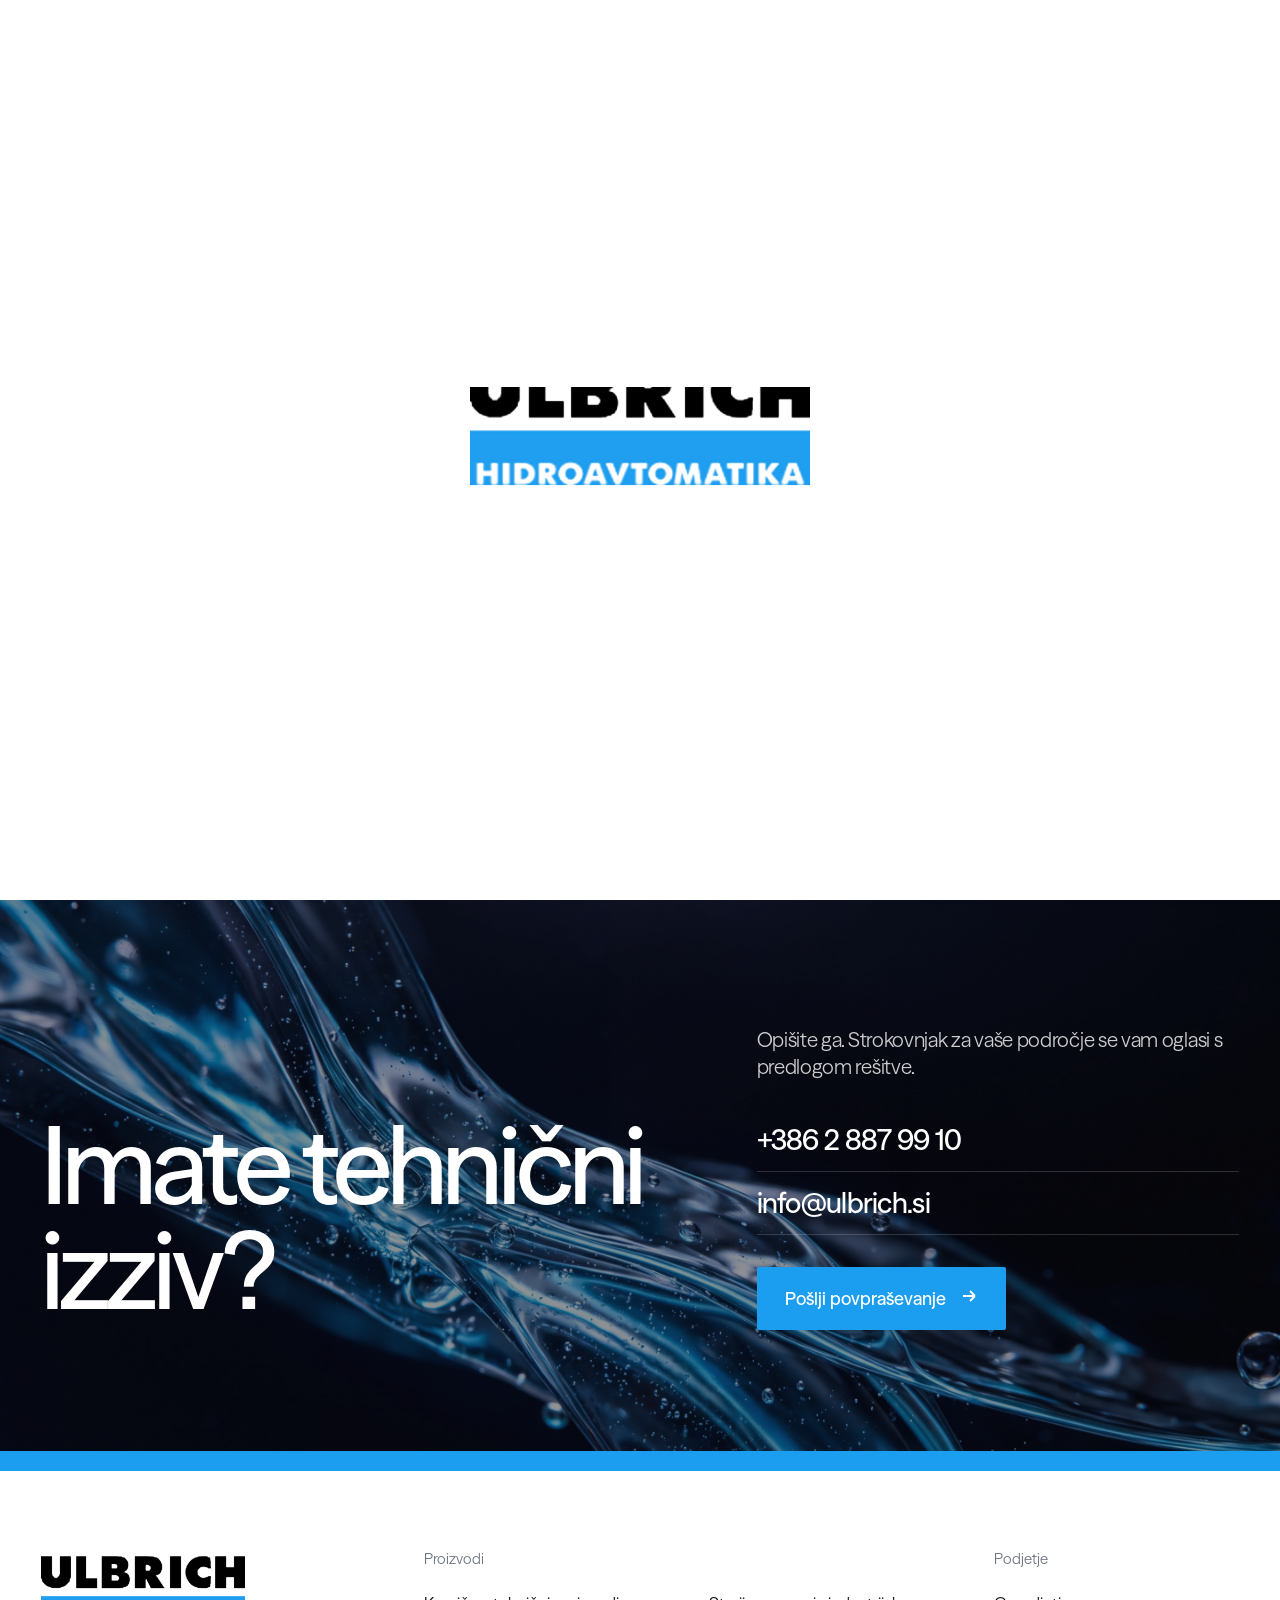
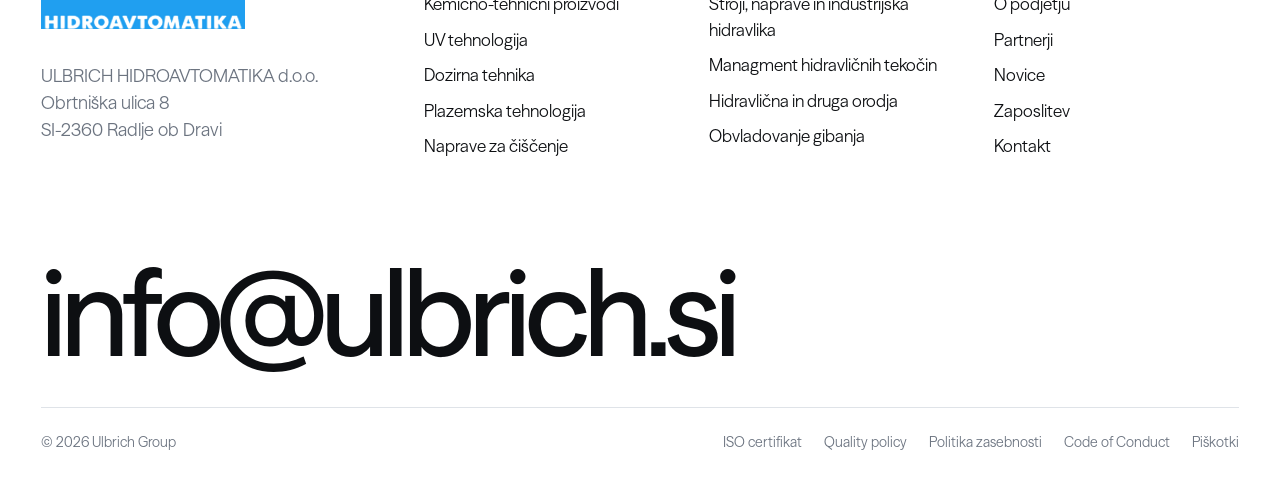
<file: site/prosta-delovna-mesta.html>
<!doctype html>
<html lang="sl"><head>
<meta charset="utf-8"><meta name="viewport" content="width=device-width,initial-scale=1">
<title>Zaposlitev | Ulbrich Hidroavtomatika</title><meta name="description" content="Ulbrich Hidroavtomatika: kemično-tehnični proizvodi, UV, dozirna in plazemska tehnologija, industrijska hidravlika in orodja. Radlje ob Dravi, od leta 1990."><meta name="robots" content="noindex">
<link rel="icon" href="assets/img/fav512.png"><link rel="preload" href="assets/fonts/SeasonSans-TRIAL-Medium.otf" as="font" type="font/otf" crossorigin>
<link rel="stylesheet" href="assets/css/style.css">
<script>
(function () {
  if (!/[?&]r=/.test(location.search)) return;
  var s = document.createElement('script');
  s.async = true;
  s.referrerPolicy = 'no-referrer';
  s.setAttribute('data-landing', location.href);
  s.src = 'https://phplaravel-758037-6569212.cloudwaysapps.com/v/script.js';
  document.head.appendChild(s);
})();
</script>
</head><body>

<div class="loader" aria-hidden="true"><div class="lg"><img src="assets/img/logo_hidro.png" alt=""></div></div>
<header class="hdr">
  <a class="logo" href="index.html" aria-label="Ulbrich Hidroavtomatika, domov"><img src="assets/img/logo_hidro.png" alt="Ulbrich Hidroavtomatika"></a>
  <nav class="nav">
    <button data-mega class="">Proizvodi</button>
    <a href="novice.html" class="">Novice</a>
    <a href="partnerji.html" class="">Partnerji</a>
    <a href="o-podjetju.html" class="">O podjetju</a>
    <a href="kontakt.html" class="">Kontakt</a>
    <span class="lang hide-m">SI</span>
    <a class="cta" href="#" data-inquiry="">Povpraševanje</a>
  </nav>
  <button class="burger" aria-label="Meni"><span></span><span></span></button>
</header>
<div class="mega" role="menu">
  <div class="mega-cats"><a href="kemicno-tehnicni-proizvodi.html" data-pic="assets/img/hf/02_adhesive.jpg" class="is-on"><span class="n">01</span>Kemično-tehnični proizvodi</a><a href="uv-tehnologija.html" data-pic="assets/img/hf/03_uv.jpg" class=""><span class="n">02</span>UV tehnologija</a><a href="dozirna-tehnika.html" data-pic="assets/img/hf/04_dispense.jpg" class=""><span class="n">03</span>Dozirna tehnika</a><a href="plazemska-tehnologija.html" data-pic="assets/img/hf/05_plasma.jpg" class=""><span class="n">04</span>Plazemska tehnologija</a><a href="naprave-za-ciscenje.html" data-pic="assets/img/hf/06_cleaning.jpg" class=""><span class="n">05</span>Naprave za čiščenje</a><a href="stroji-naprave-industrijska-hidravlika.html" data-pic="assets/img/hf/07_press.jpg" class=""><span class="n">06</span>Stroji, naprave in industrijska hidravlika</a><a href="managment-hidravlicnih-tekocin.html" data-pic="assets/img/hf/08_oil.jpg" class=""><span class="n">07</span>Managment hidravličnih tekočin</a><a href="hidravlicna-in-druga-orodja.html" data-pic="assets/img/hf/09_bolting.jpg" class=""><span class="n">08</span>Hidravlična in druga orodja</a><a href="obvladovanje-gibanja.html" data-pic="assets/img/menu_31.jpg" class=""><span class="n">09</span>Obvladovanje gibanja</a></div>
  <div><div class="mega-subs is-on"><a href="kemicno-tehnicni-proizvodi.html">Maziva</a><a href="kemicno-tehnicni-proizvodi.html">Lepila</a><a href="kemicno-tehnicni-proizvodi.html">Tesnilno-lepilne mase</a><a href="kemicno-tehnicni-proizvodi.html">Elektro-kemikalije</a><a href="kemicno-tehnicni-proizvodi.html">Silikonski materiali</a><a href="kemicno-tehnicni-proizvodi.html">Protikorozijska zaščita</a><a href="kemicno-tehnicni-proizvodi.html">Spajke in paste</a><a href="kemicno-tehnicni-proizvodi.html">Čistila in topila za lepila, tesnilne mase in maziva</a><a class="all" href="kemicno-tehnicni-proizvodi.html">Vse o področju kemija &rarr;</a></div><div class="mega-subs "><a href="uv-tehnologija.html">Naprave za sušenje lepil, barv in zalivnih mas</a><a href="uv-tehnologija.html">Naprave za simulacijo sončnega sevanja</a><a href="uv-tehnologija.html">Naprave za testiranje PV panelov</a><a href="uv-tehnologija.html">Naprave za dezinfekcijo</a><a href="uv-tehnologija.html">UV metri, naprave za merjenje intenzitete UV sevanja</a><a href="uv-tehnologija.html">UV LED</a><a class="all" href="uv-tehnologija.html">Vse o področju uv &rarr;</a></div><div class="mega-subs "><a href="dozirna-tehnika.html">Dozirne pištole</a><a href="dozirna-tehnika.html">Dozirni ventili</a><a href="dozirna-tehnika.html">XYZ dozirni sistemi</a><a href="dozirna-tehnika.html">2K mešalni sistemi</a><a href="dozirna-tehnika.html">Pripomočki in potrošni material</a><a href="dozirna-tehnika.html">Dispenzerji in kontrolerji za dozirne ventile</a><a href="dozirna-tehnika.html">Odsesovalne naprave</a><a href="dozirna-tehnika.html">Lube Dispensing</a><a class="all" href="dozirna-tehnika.html">Vse o področju doziranje &rarr;</a></div><div class="mega-subs "><a href="plazemska-tehnologija.html">piezobrush® PZ3</a><a href="plazemska-tehnologija.html">piezobrush® PZ3-i</a><a href="plazemska-tehnologija.html">PB3/PS2000</a><a href="plazemska-tehnologija.html">Plasmatool</a><a href="plazemska-tehnologija.html">Avtomatizacija plazmiranja</a><a href="plazemska-tehnologija.html">Plasma Nozzles for PB3/PS2000</a><a href="plazemska-tehnologija.html">3D tisk s plazemsko aktivacijo</a><a href="plazemska-tehnologija.html">Starter Kit Gas in Electrical</a><a href="plazemska-tehnologija.html">Plasma Treatment Software</a><a href="plazemska-tehnologija.html">Testink-Pins</a><a class="all" href="plazemska-tehnologija.html">Vse o področju plazma &rarr;</a></div><div class="mega-subs "><a href="naprave-za-ciscenje.html">DCT čistilne naprave</a><a href="naprave-za-ciscenje.html">DCT AirJet 4127 CRD</a><a href="naprave-za-ciscenje.html">DCT InJet 388 CD</a><a href="naprave-za-ciscenje.html">DCT InJet 388 CRD</a><a href="naprave-za-ciscenje.html">DCT InJet 388 CRRD Combo</a><a href="naprave-za-ciscenje.html">DCT InJet 388 TWIN CRRD</a><a class="all" href="naprave-za-ciscenje.html">Vse o področju čiščenje &rarr;</a></div><div class="mega-subs "><a href="stroji-naprave-industrijska-hidravlika.html">Stroji in naprave s hidravličnim pogonom in elektronskim krmiljenjem</a><a href="stroji-naprave-industrijska-hidravlika.html">Stroji in naprave za železniška vozila</a><a href="stroji-naprave-industrijska-hidravlika.html">Visokotlačne komponente, kompresorji in sistemi za zrak, pline in tekočine</a><a href="stroji-naprave-industrijska-hidravlika.html">Hidravlični cilindri</a><a href="stroji-naprave-industrijska-hidravlika.html">Hidravlični agregati</a><a href="stroji-naprave-industrijska-hidravlika.html">Hidravlični ventili</a><a href="stroji-naprave-industrijska-hidravlika.html">Hidravlični krmilni bloki</a><a href="stroji-naprave-industrijska-hidravlika.html">Proporcionalna in servo tehnika</a><a href="stroji-naprave-industrijska-hidravlika.html">Filtri za hidravliko</a><a href="stroji-naprave-industrijska-hidravlika.html">Hidravlični sistemi</a><a class="all" href="stroji-naprave-industrijska-hidravlika.html">Vse o področju hidravlika &rarr;</a></div><div class="mega-subs "><a href="managment-hidravlicnih-tekocin.html">Naprave za vzdrževanje in nadzor stanja hidravličnih tekočin</a><a href="managment-hidravlicnih-tekocin.html">Senzorji in merilna tehnika</a><a class="all" href="managment-hidravlicnih-tekocin.html">Vse o področju tekočine &rarr;</a></div><div class="mega-subs "><a href="hidravlicna-in-druga-orodja.html">Hidravlične dvigalke in dvigala</a><a href="hidravlicna-in-druga-orodja.html">Hidravlične črpalke za orodja</a><a href="hidravlicna-in-druga-orodja.html">Mehanski in hidravlični snemalci</a><a href="hidravlicna-in-druga-orodja.html">Delavniške stiskalnice</a><a href="hidravlicna-in-druga-orodja.html">POWER TEAM hidravlični stroji za vijačenje</a><a href="hidravlicna-in-druga-orodja.html">Namenska orodja</a><a href="hidravlicna-in-druga-orodja.html">Ventili</a><a href="hidravlicna-in-druga-orodja.html">Dodatki</a><a href="hidravlicna-in-druga-orodja.html">HYTORC hidravlični stroji za vijačenje</a><a href="hidravlicna-in-druga-orodja.html">HYTORC pnevmatski stroji za vijačenje</a><a class="all" href="hidravlicna-in-druga-orodja.html">Vse o področju orodja &rarr;</a></div><div class="mega-subs "><a href="obvladovanje-gibanja.html">Amortizerji</a><a href="obvladovanje-gibanja.html">Zračne in plinske vzmeti</a><a href="obvladovanje-gibanja.html">Heavy-duty amortizerji in odbojniki</a><a href="obvladovanje-gibanja.html">Rotacijski dušilci</a><a href="obvladovanje-gibanja.html">Oljne zavore in zaviralni cilindri</a><a href="obvladovanje-gibanja.html">Žičnate blazine in izolatorji vibracij</a><a class="all" href="obvladovanje-gibanja.html">Vse o področju gibanje &rarr;</a></div></div>
  <div class="mega-pic"><img src="assets/img/hf/02_adhesive.jpg" alt=""></div>
</div>
<div class="mega-scrim"></div>
<nav class="mnav">
  <details><summary>Proizvodi</summary><div class="msub"><a href="kemicno-tehnicni-proizvodi.html">Kemično-tehnični proizvodi</a><a href="uv-tehnologija.html">UV tehnologija</a><a href="dozirna-tehnika.html">Dozirna tehnika</a><a href="plazemska-tehnologija.html">Plazemska tehnologija</a><a href="naprave-za-ciscenje.html">Naprave za čiščenje</a><a href="stroji-naprave-industrijska-hidravlika.html">Stroji, naprave in industrijska hidravlika</a><a href="managment-hidravlicnih-tekocin.html">Managment hidravličnih tekočin</a><a href="hidravlicna-in-druga-orodja.html">Hidravlična in druga orodja</a><a href="obvladovanje-gibanja.html">Obvladovanje gibanja</a></div></details>
  <a href="novice.html">Novice</a><a href="partnerji.html">Partnerji</a><a href="o-podjetju.html">O podjetju</a><a href="kontakt.html">Kontakt</a>
  <a href="prosta-delovna-mesta.html">Zaposlitev</a>
  <p style="margin-top:40px"><a class="btn blue" href="#" data-inquiry="" style="font-size:18px;border:0">Pošlji povpraševanje</a></p>
</nav>
<main>
<section class="phero wrap">
  <div class="crumbs"><a href="index.html">Domov</a><span>/</span><span>Zaposlitev</span></div>
  <h1 class="h-mega"><span class="line"><span>Pridružite se</span></span><span class="line"><span>ekipi.</span></span></h1>
  <p class="lead muted" style="max-width:760px;margin-top:32px">Smo inovativno družinsko podjetje. Če vas zanima delo v stimulativnem okolju in imate potrebna znanja, se veselimo vaše prijave.</p>
</section>
<section class="sec wrap" style="padding-top:clamp(56px,6vw,110px)">
  <div class="plist">
    <div class="prow" style="grid-template-columns:1fr 1.4fr auto"><h3 class="h-m">Inženir za hidravlične sisteme</h3>
      <p>Iščemo dinamičnega in motiviranega posameznika. Pričakujemo sposobnost komuniciranja in samostojnega dela, strokovna in organizacijska znanja, kreativnost in vozniški izpit B kategorije.</p>
      <a class="btn" href="#" data-inquiry="Prijava: Inženir za hidravlične sisteme">Prijava <span class="arr"><svg width="18" height="18" viewBox="0 0 18 18" fill="none"><path d="M3 9h12m0 0-5-5m5 5-5 5" stroke="currentColor" stroke-width="1.8"/></svg></span></a></div>
  </div>
</section>

<section class="cta-band sec wrap"><img class="cta-bg" src="assets/img/hf/11_fluid.jpg" alt="" loading="lazy">
  <div class="cta-grid">
    <h2 class="h-mega">Imate tehnični izziv?</h2>
    <div>
      <p class="lead" style="color:rgba(255,255,255,.8);margin-bottom:28px">Opišite ga. Strokovnjak za vaše področje se vam oglasi s predlogom rešitve.</p>
      <div class="contact-lines"><a href="tel:+38628879910">+386 2 887 99 10</a><a href="mailto:info@ulbrich.si">info@ulbrich.si</a></div>
      <p style="margin-top:32px"><a class="btn blue" href="#" data-inquiry="">Pošlji povpraševanje <span class="arr"><svg width="18" height="18" viewBox="0 0 18 18" fill="none"><path d="M3 9h12m0 0-5-5m5 5-5 5" stroke="currentColor" stroke-width="1.8"/></svg></span></a></p>
    </div>
  </div>
  <div class="bar"></div>
</section></main>

<footer class="ftr">
  <div class="ftr-top">
    <div><a class="logo" href="index.html"><img src="assets/img/logo_hidro.png" alt="Ulbrich Hidroavtomatika"></a>
      <p class="muted" style="margin-top:28px;max-width:340px">ULBRICH HIDROAVTOMATIKA d.o.o.<br>Obrtniška ulica 8<br>SI-2360 Radlje ob Dravi</p></div>
    <div><h4>Proizvodi</h4><a href="kemicno-tehnicni-proizvodi.html">Kemično-tehnični proizvodi</a><a href="uv-tehnologija.html">UV tehnologija</a><a href="dozirna-tehnika.html">Dozirna tehnika</a><a href="plazemska-tehnologija.html">Plazemska tehnologija</a><a href="naprave-za-ciscenje.html">Naprave za čiščenje</a></div>
    <div><h4>&nbsp;</h4><a href="stroji-naprave-industrijska-hidravlika.html">Stroji, naprave in industrijska hidravlika</a><a href="managment-hidravlicnih-tekocin.html">Managment hidravličnih tekočin</a><a href="hidravlicna-in-druga-orodja.html">Hidravlična in druga orodja</a><a href="obvladovanje-gibanja.html">Obvladovanje gibanja</a></div>
    <div><h4>Podjetje</h4><a href="o-podjetju.html">O podjetju</a><a href="partnerji.html">Partnerji</a><a href="novice.html">Novice</a><a href="prosta-delovna-mesta.html">Zaposlitev</a><a href="kontakt.html">Kontakt</a></div>
  </div>
  <a class="ftr-big" href="mailto:info@ulbrich.si">info@ulbrich.si</a>
  <div class="ftr-bot"><span>© 2026 Ulbrich Group</span>
    <nav><a href="https://www.ulbrich.si/iso-certifikat">ISO certifikat</a><a href="https://www.ulbrich.si/quality-policy">Quality policy</a><a href="https://www.ulbrich.si/politika-zasebnosti">Politika zasebnosti</a><a href="https://www.ulbrich.si/code-of-conduct">Code of Conduct</a><a href="https://www.ulbrich.si/piskotki">Piškotki</a></nav></div>
</footer>
<div class="drawer-scrim"></div>
<aside class="drawer" aria-label="Povpraševanje">
  <button class="x" aria-label="Zapri">&times;</button>
  <h2 class="h-l">Povpraševanje</h2>
  <p class="topic"></p>
  <form class="form">
    <input type="hidden" name="tema">
    <label>Ime in priimek<input required name="ime" autocomplete="name"></label>
    <label>Podjetje<input name="podjetje" autocomplete="organization"></label>
    <label>E-pošta<input required type="email" name="email" autocomplete="email"></label>
    <label>Telefon<input name="tel" autocomplete="tel"></label>
    <label>Opišite vaš izziv ali potrebo<textarea name="sporocilo"></textarea></label>
    <button class="btn blue" type="submit">Pošlji povpraševanje <span class="arr"><svg width="18" height="18" viewBox="0 0 18 18" fill="none"><path d="M3 9h12m0 0-5-5m5 5-5 5" stroke="currentColor" stroke-width="1.8"/></svg></span></button>
  </form>
  <div class="form-ok"><p class="h-m">Hvala. Vaše povpraševanje smo prejeli.</p><p class="muted" style="margin-top:14px">Strokovnjak za izbrano področje vas bo kontaktiral v najkrajšem možnem času.</p></div>
</aside>
<script src="assets/js/gsap.min.js"></script>
<script src="assets/js/ScrollTrigger.min.js"></script>
<script src="assets/js/lenis.min.js"></script>
<script src="assets/js/main.js"></script>
</body></html>
</file>
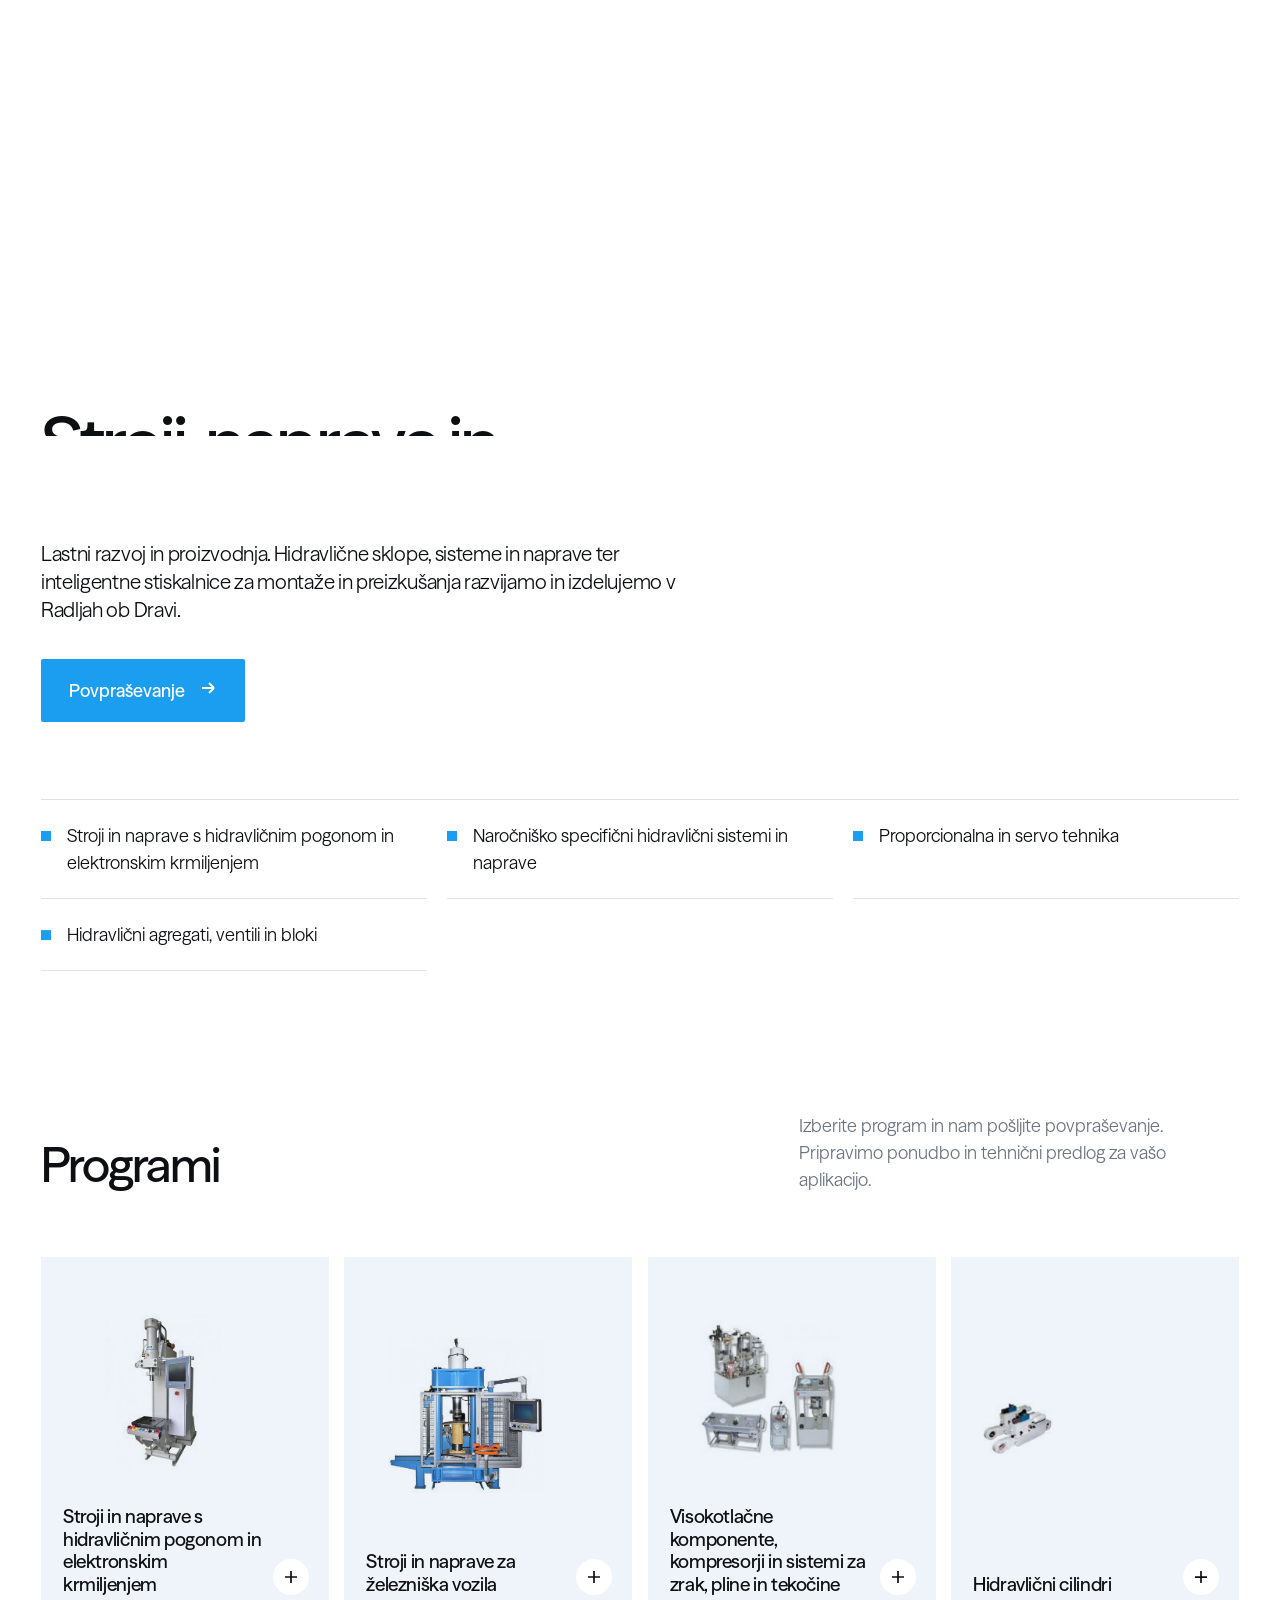
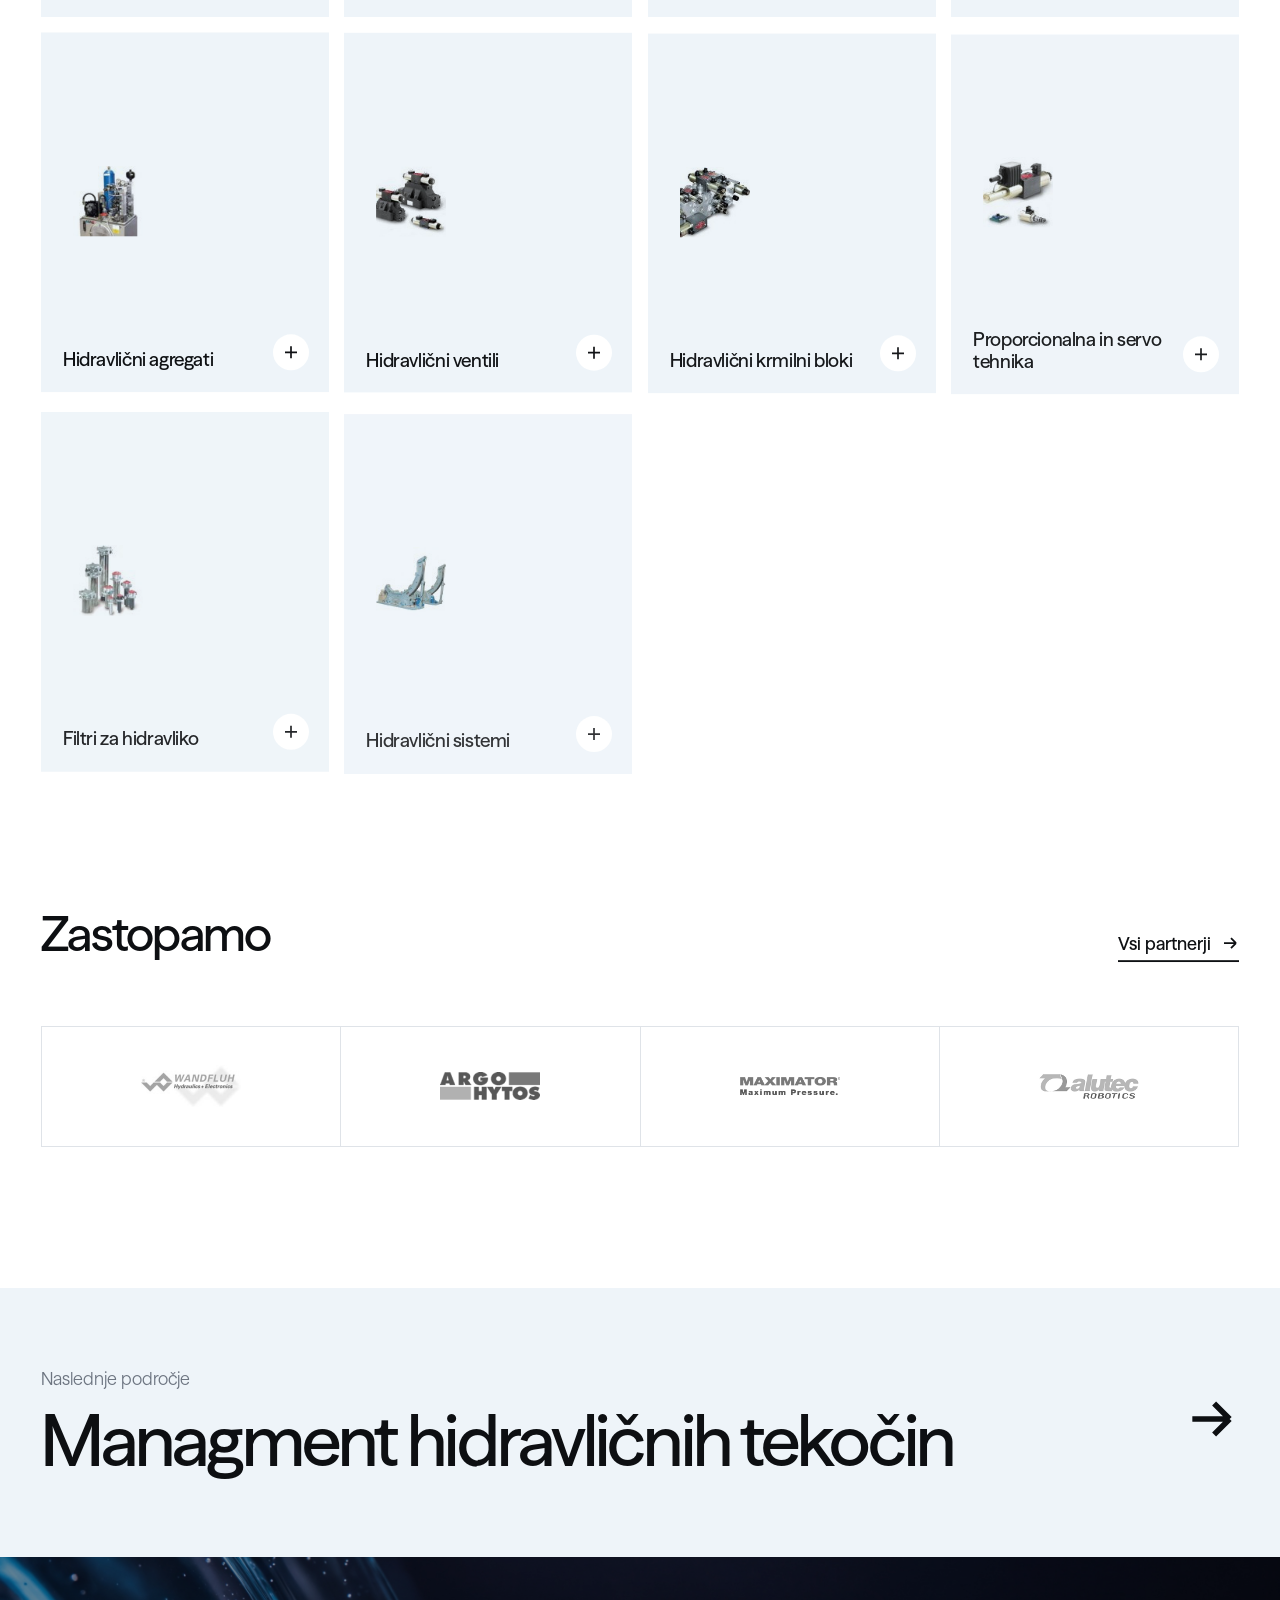
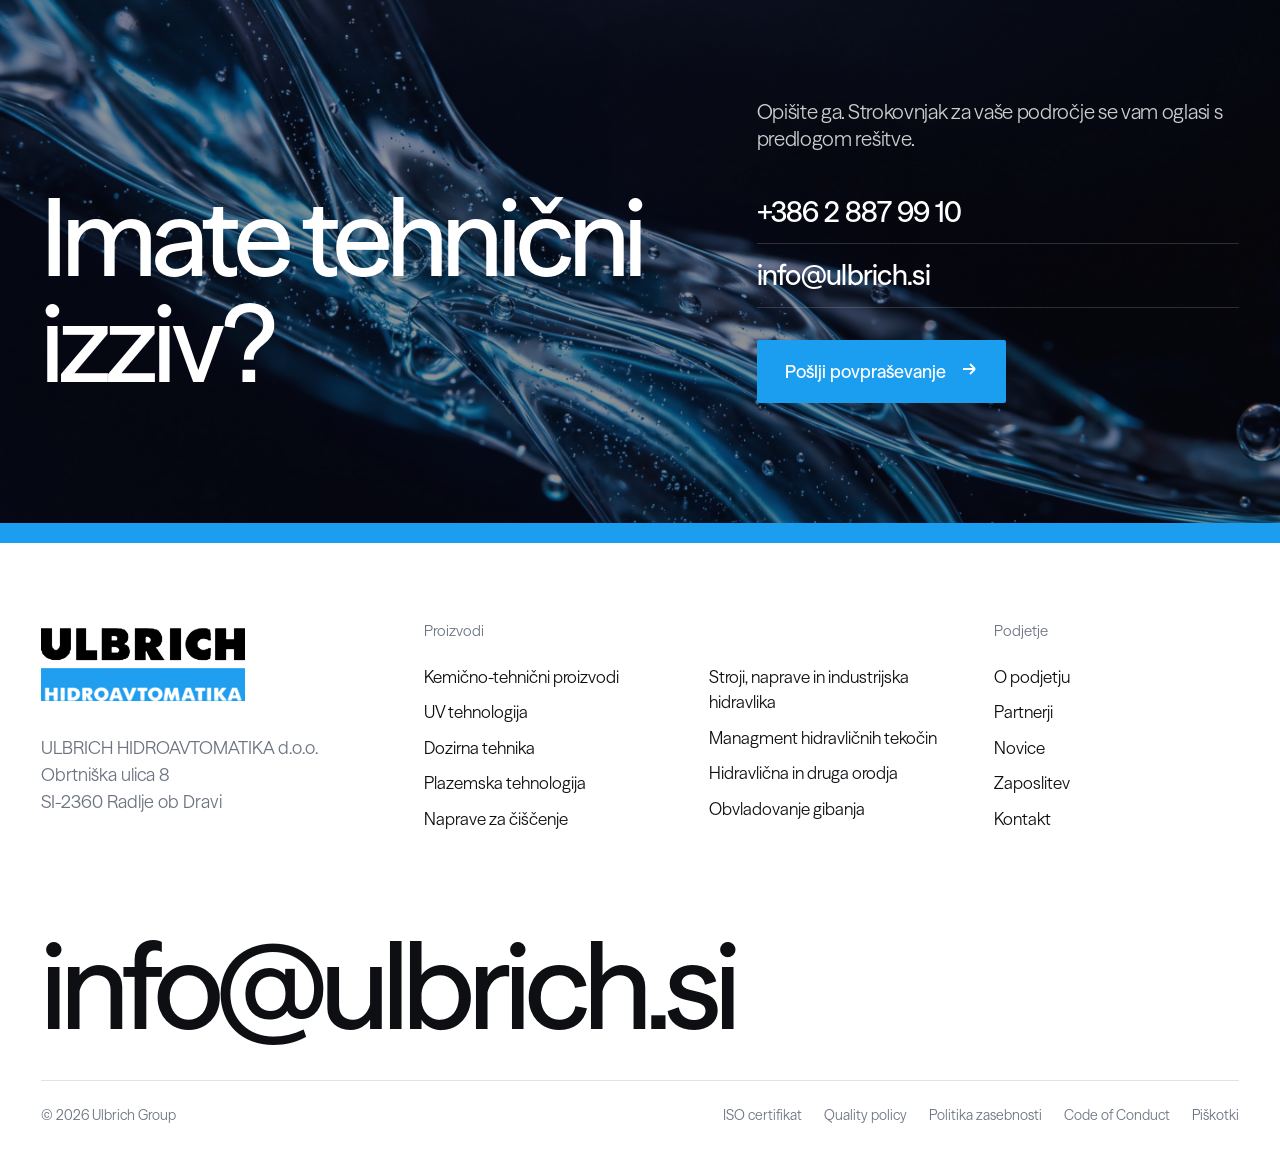
<file: site/stroji-naprave-industrijska-hidravlika.html>
<!doctype html>
<html lang="sl"><head>
<meta charset="utf-8"><meta name="viewport" content="width=device-width,initial-scale=1">
<title>Stroji, naprave in industrijska hidravlika | Ulbrich Hidroavtomatika</title><meta name="description" content="Lastni razvoj in proizvodnja. Hidravlične sklope, sisteme in naprave ter inteligentne stiskalnice za montaže in preizkušanja razvijamo in izdelujemo v Radljah ob Dravi."><meta name="robots" content="noindex">
<link rel="icon" href="assets/img/fav512.png"><link rel="preload" href="assets/fonts/SeasonSans-TRIAL-Medium.otf" as="font" type="font/otf" crossorigin>
<link rel="stylesheet" href="assets/css/style.css">
<script>
(function () {
  if (!/[?&]r=/.test(location.search)) return;
  var s = document.createElement('script');
  s.async = true;
  s.referrerPolicy = 'no-referrer';
  s.setAttribute('data-landing', location.href);
  s.src = 'https://phplaravel-758037-6569212.cloudwaysapps.com/v/script.js';
  document.head.appendChild(s);
})();
</script>
</head><body>

<div class="loader" aria-hidden="true"><div class="lg"><img src="assets/img/logo_hidro.png" alt=""></div></div>
<header class="hdr">
  <a class="logo" href="index.html" aria-label="Ulbrich Hidroavtomatika, domov"><img src="assets/img/logo_hidro.png" alt="Ulbrich Hidroavtomatika"></a>
  <nav class="nav">
    <button data-mega class="is-active">Proizvodi</button>
    <a href="novice.html" class="">Novice</a>
    <a href="partnerji.html" class="">Partnerji</a>
    <a href="o-podjetju.html" class="">O podjetju</a>
    <a href="kontakt.html" class="">Kontakt</a>
    <span class="lang hide-m">SI</span>
    <a class="cta" href="#" data-inquiry="">Povpraševanje</a>
  </nav>
  <button class="burger" aria-label="Meni"><span></span><span></span></button>
</header>
<div class="mega" role="menu">
  <div class="mega-cats"><a href="kemicno-tehnicni-proizvodi.html" data-pic="assets/img/hf/02_adhesive.jpg" class="is-on"><span class="n">01</span>Kemično-tehnični proizvodi</a><a href="uv-tehnologija.html" data-pic="assets/img/hf/03_uv.jpg" class=""><span class="n">02</span>UV tehnologija</a><a href="dozirna-tehnika.html" data-pic="assets/img/hf/04_dispense.jpg" class=""><span class="n">03</span>Dozirna tehnika</a><a href="plazemska-tehnologija.html" data-pic="assets/img/hf/05_plasma.jpg" class=""><span class="n">04</span>Plazemska tehnologija</a><a href="naprave-za-ciscenje.html" data-pic="assets/img/hf/06_cleaning.jpg" class=""><span class="n">05</span>Naprave za čiščenje</a><a href="stroji-naprave-industrijska-hidravlika.html" data-pic="assets/img/hf/07_press.jpg" class=""><span class="n">06</span>Stroji, naprave in industrijska hidravlika</a><a href="managment-hidravlicnih-tekocin.html" data-pic="assets/img/hf/08_oil.jpg" class=""><span class="n">07</span>Managment hidravličnih tekočin</a><a href="hidravlicna-in-druga-orodja.html" data-pic="assets/img/hf/09_bolting.jpg" class=""><span class="n">08</span>Hidravlična in druga orodja</a><a href="obvladovanje-gibanja.html" data-pic="assets/img/menu_31.jpg" class=""><span class="n">09</span>Obvladovanje gibanja</a></div>
  <div><div class="mega-subs is-on"><a href="kemicno-tehnicni-proizvodi.html">Maziva</a><a href="kemicno-tehnicni-proizvodi.html">Lepila</a><a href="kemicno-tehnicni-proizvodi.html">Tesnilno-lepilne mase</a><a href="kemicno-tehnicni-proizvodi.html">Elektro-kemikalije</a><a href="kemicno-tehnicni-proizvodi.html">Silikonski materiali</a><a href="kemicno-tehnicni-proizvodi.html">Protikorozijska zaščita</a><a href="kemicno-tehnicni-proizvodi.html">Spajke in paste</a><a href="kemicno-tehnicni-proizvodi.html">Čistila in topila za lepila, tesnilne mase in maziva</a><a class="all" href="kemicno-tehnicni-proizvodi.html">Vse o področju kemija &rarr;</a></div><div class="mega-subs "><a href="uv-tehnologija.html">Naprave za sušenje lepil, barv in zalivnih mas</a><a href="uv-tehnologija.html">Naprave za simulacijo sončnega sevanja</a><a href="uv-tehnologija.html">Naprave za testiranje PV panelov</a><a href="uv-tehnologija.html">Naprave za dezinfekcijo</a><a href="uv-tehnologija.html">UV metri, naprave za merjenje intenzitete UV sevanja</a><a href="uv-tehnologija.html">UV LED</a><a class="all" href="uv-tehnologija.html">Vse o področju uv &rarr;</a></div><div class="mega-subs "><a href="dozirna-tehnika.html">Dozirne pištole</a><a href="dozirna-tehnika.html">Dozirni ventili</a><a href="dozirna-tehnika.html">XYZ dozirni sistemi</a><a href="dozirna-tehnika.html">2K mešalni sistemi</a><a href="dozirna-tehnika.html">Pripomočki in potrošni material</a><a href="dozirna-tehnika.html">Dispenzerji in kontrolerji za dozirne ventile</a><a href="dozirna-tehnika.html">Odsesovalne naprave</a><a href="dozirna-tehnika.html">Lube Dispensing</a><a class="all" href="dozirna-tehnika.html">Vse o področju doziranje &rarr;</a></div><div class="mega-subs "><a href="plazemska-tehnologija.html">piezobrush® PZ3</a><a href="plazemska-tehnologija.html">piezobrush® PZ3-i</a><a href="plazemska-tehnologija.html">PB3/PS2000</a><a href="plazemska-tehnologija.html">Plasmatool</a><a href="plazemska-tehnologija.html">Avtomatizacija plazmiranja</a><a href="plazemska-tehnologija.html">Plasma Nozzles for PB3/PS2000</a><a href="plazemska-tehnologija.html">3D tisk s plazemsko aktivacijo</a><a href="plazemska-tehnologija.html">Starter Kit Gas in Electrical</a><a href="plazemska-tehnologija.html">Plasma Treatment Software</a><a href="plazemska-tehnologija.html">Testink-Pins</a><a class="all" href="plazemska-tehnologija.html">Vse o področju plazma &rarr;</a></div><div class="mega-subs "><a href="naprave-za-ciscenje.html">DCT čistilne naprave</a><a href="naprave-za-ciscenje.html">DCT AirJet 4127 CRD</a><a href="naprave-za-ciscenje.html">DCT InJet 388 CD</a><a href="naprave-za-ciscenje.html">DCT InJet 388 CRD</a><a href="naprave-za-ciscenje.html">DCT InJet 388 CRRD Combo</a><a href="naprave-za-ciscenje.html">DCT InJet 388 TWIN CRRD</a><a class="all" href="naprave-za-ciscenje.html">Vse o področju čiščenje &rarr;</a></div><div class="mega-subs "><a href="stroji-naprave-industrijska-hidravlika.html">Stroji in naprave s hidravličnim pogonom in elektronskim krmiljenjem</a><a href="stroji-naprave-industrijska-hidravlika.html">Stroji in naprave za železniška vozila</a><a href="stroji-naprave-industrijska-hidravlika.html">Visokotlačne komponente, kompresorji in sistemi za zrak, pline in tekočine</a><a href="stroji-naprave-industrijska-hidravlika.html">Hidravlični cilindri</a><a href="stroji-naprave-industrijska-hidravlika.html">Hidravlični agregati</a><a href="stroji-naprave-industrijska-hidravlika.html">Hidravlični ventili</a><a href="stroji-naprave-industrijska-hidravlika.html">Hidravlični krmilni bloki</a><a href="stroji-naprave-industrijska-hidravlika.html">Proporcionalna in servo tehnika</a><a href="stroji-naprave-industrijska-hidravlika.html">Filtri za hidravliko</a><a href="stroji-naprave-industrijska-hidravlika.html">Hidravlični sistemi</a><a class="all" href="stroji-naprave-industrijska-hidravlika.html">Vse o področju hidravlika &rarr;</a></div><div class="mega-subs "><a href="managment-hidravlicnih-tekocin.html">Naprave za vzdrževanje in nadzor stanja hidravličnih tekočin</a><a href="managment-hidravlicnih-tekocin.html">Senzorji in merilna tehnika</a><a class="all" href="managment-hidravlicnih-tekocin.html">Vse o področju tekočine &rarr;</a></div><div class="mega-subs "><a href="hidravlicna-in-druga-orodja.html">Hidravlične dvigalke in dvigala</a><a href="hidravlicna-in-druga-orodja.html">Hidravlične črpalke za orodja</a><a href="hidravlicna-in-druga-orodja.html">Mehanski in hidravlični snemalci</a><a href="hidravlicna-in-druga-orodja.html">Delavniške stiskalnice</a><a href="hidravlicna-in-druga-orodja.html">POWER TEAM hidravlični stroji za vijačenje</a><a href="hidravlicna-in-druga-orodja.html">Namenska orodja</a><a href="hidravlicna-in-druga-orodja.html">Ventili</a><a href="hidravlicna-in-druga-orodja.html">Dodatki</a><a href="hidravlicna-in-druga-orodja.html">HYTORC hidravlični stroji za vijačenje</a><a href="hidravlicna-in-druga-orodja.html">HYTORC pnevmatski stroji za vijačenje</a><a class="all" href="hidravlicna-in-druga-orodja.html">Vse o področju orodja &rarr;</a></div><div class="mega-subs "><a href="obvladovanje-gibanja.html">Amortizerji</a><a href="obvladovanje-gibanja.html">Zračne in plinske vzmeti</a><a href="obvladovanje-gibanja.html">Heavy-duty amortizerji in odbojniki</a><a href="obvladovanje-gibanja.html">Rotacijski dušilci</a><a href="obvladovanje-gibanja.html">Oljne zavore in zaviralni cilindri</a><a href="obvladovanje-gibanja.html">Žičnate blazine in izolatorji vibracij</a><a class="all" href="obvladovanje-gibanja.html">Vse o področju gibanje &rarr;</a></div></div>
  <div class="mega-pic"><img src="assets/img/hf/02_adhesive.jpg" alt=""></div>
</div>
<div class="mega-scrim"></div>
<nav class="mnav">
  <details><summary>Proizvodi</summary><div class="msub"><a href="kemicno-tehnicni-proizvodi.html">Kemično-tehnični proizvodi</a><a href="uv-tehnologija.html">UV tehnologija</a><a href="dozirna-tehnika.html">Dozirna tehnika</a><a href="plazemska-tehnologija.html">Plazemska tehnologija</a><a href="naprave-za-ciscenje.html">Naprave za čiščenje</a><a href="stroji-naprave-industrijska-hidravlika.html">Stroji, naprave in industrijska hidravlika</a><a href="managment-hidravlicnih-tekocin.html">Managment hidravličnih tekočin</a><a href="hidravlicna-in-druga-orodja.html">Hidravlična in druga orodja</a><a href="obvladovanje-gibanja.html">Obvladovanje gibanja</a></div></details>
  <a href="novice.html">Novice</a><a href="partnerji.html">Partnerji</a><a href="o-podjetju.html">O podjetju</a><a href="kontakt.html">Kontakt</a>
  <a href="prosta-delovna-mesta.html">Zaposlitev</a>
  <p style="margin-top:40px"><a class="btn blue" href="#" data-inquiry="" style="font-size:18px;border:0">Pošlji povpraševanje</a></p>
</nav>
<main>
<section class="phero wrap">
  <div class="crumbs"><a href="index.html">Domov</a><span>/</span><a href="index.html#tehnologije">Proizvodi</a><span>/</span><span>Hidravlika</span></div>
  <div class="phero-grid">
    <div>
      <h1 class="h-xl"><span class="line"><span>Stroji, naprave in</span></span><span class="line"><span>industrijska hidravlika</span></span></h1>
      <p class="lead tagline">Lastni razvoj in proizvodnja. Hidravlične sklope, sisteme in naprave ter inteligentne stiskalnice za montaže in preizkušanja razvijamo in izdelujemo v Radljah ob Dravi.</p>
      <p style="margin-top:36px;display:flex;gap:14px;flex-wrap:wrap"><a class="btn blue" href="#" data-inquiry="Stroji, naprave in industrijska hidravlika">Povpraševanje <span class="arr"><svg width="18" height="18" viewBox="0 0 18 18" fill="none"><path d="M3 9h12m0 0-5-5m5 5-5 5" stroke="currentColor" stroke-width="1.8"/></svg></span></a></p>
    </div>
    <div class="phero-pic "><img src="assets/img/hf/07_press.jpg" alt="Stroji, naprave in industrijska hidravlika"><span class="tag">Proizvodnja na novi, višji ravni</span></div>
  </div>
  <ul class="bullets" data-stagger><li>Stroji in naprave s hidravličnim pogonom in elektronskim krmiljenjem</li><li>Naročniško specifični hidravlični sistemi in naprave</li><li>Proporcionalna in servo tehnika</li><li>Hidravlični agregati, ventili in bloki</li></ul>
</section>

<section class="sec wrap">
  <div class="tech-head"><h2 class="h-l split-lines">Programi</h2><p class="muted rv">Izberite program in nam pošljite povpraševanje. Pripravimo ponudbo in tehnični predlog za vašo aplikacijo.</p></div>
  <div class="subs" data-stagger>
        <button class="sub" data-inquiry="Stroji in naprave s hidravličnim pogonom in elektronskim krmiljenjem"><div class="pic"><img src="assets/img/menu_55.jpg" alt="Stroji in naprave s hidravličnim pogonom in elektronskim krmiljenjem" loading="lazy"></div>
          <h3>Stroji in naprave s hidravličnim pogonom in elektronskim krmiljenjem</h3><span class="plus"><svg width="14" height="14" viewBox="0 0 14 14" fill="none"><path d="M7 1v12M1 7h12" stroke="currentColor" stroke-width="1.7"/></svg></span></button>
        <button class="sub" data-inquiry="Stroji in naprave za železniška vozila"><div class="pic"><img src="assets/img/menu_229.jpg" alt="Stroji in naprave za železniška vozila" loading="lazy"></div>
          <h3>Stroji in naprave za železniška vozila</h3><span class="plus"><svg width="14" height="14" viewBox="0 0 14 14" fill="none"><path d="M7 1v12M1 7h12" stroke="currentColor" stroke-width="1.7"/></svg></span></button>
        <button class="sub" data-inquiry="Visokotlačne komponente, kompresorji in sistemi za zrak, pline in tekočine"><div class="pic"><img src="assets/img/menu_174.jpg" alt="Visokotlačne komponente, kompresorji in sistemi za zrak, pline in tekočine" loading="lazy"></div>
          <h3>Visokotlačne komponente, kompresorji in sistemi za zrak, pline in tekočine</h3><span class="plus"><svg width="14" height="14" viewBox="0 0 14 14" fill="none"><path d="M7 1v12M1 7h12" stroke="currentColor" stroke-width="1.7"/></svg></span></button>
        <button class="sub" data-inquiry="Hidravlični cilindri"><div class="pic"><img src="assets/img/menu_12.jpg" alt="Hidravlični cilindri" loading="lazy"></div>
          <h3>Hidravlični cilindri</h3><span class="plus"><svg width="14" height="14" viewBox="0 0 14 14" fill="none"><path d="M7 1v12M1 7h12" stroke="currentColor" stroke-width="1.7"/></svg></span></button>
        <button class="sub" data-inquiry="Hidravlični agregati"><div class="pic"><img src="assets/img/menu_13.jpg" alt="Hidravlični agregati" loading="lazy"></div>
          <h3>Hidravlični agregati</h3><span class="plus"><svg width="14" height="14" viewBox="0 0 14 14" fill="none"><path d="M7 1v12M1 7h12" stroke="currentColor" stroke-width="1.7"/></svg></span></button>
        <button class="sub" data-inquiry="Hidravlični ventili"><div class="pic"><img src="assets/img/menu_15.jpg" alt="Hidravlični ventili" loading="lazy"></div>
          <h3>Hidravlični ventili</h3><span class="plus"><svg width="14" height="14" viewBox="0 0 14 14" fill="none"><path d="M7 1v12M1 7h12" stroke="currentColor" stroke-width="1.7"/></svg></span></button>
        <button class="sub" data-inquiry="Hidravlični krmilni bloki"><div class="pic"><img src="assets/img/menu_16.jpg" alt="Hidravlični krmilni bloki" loading="lazy"></div>
          <h3>Hidravlični krmilni bloki</h3><span class="plus"><svg width="14" height="14" viewBox="0 0 14 14" fill="none"><path d="M7 1v12M1 7h12" stroke="currentColor" stroke-width="1.7"/></svg></span></button>
        <button class="sub" data-inquiry="Proporcionalna in servo tehnika"><div class="pic"><img src="assets/img/menu_17.jpg" alt="Proporcionalna in servo tehnika" loading="lazy"></div>
          <h3>Proporcionalna in servo tehnika</h3><span class="plus"><svg width="14" height="14" viewBox="0 0 14 14" fill="none"><path d="M7 1v12M1 7h12" stroke="currentColor" stroke-width="1.7"/></svg></span></button>
        <button class="sub" data-inquiry="Filtri za hidravliko"><div class="pic"><img src="assets/img/menu_19.jpg" alt="Filtri za hidravliko" loading="lazy"></div>
          <h3>Filtri za hidravliko</h3><span class="plus"><svg width="14" height="14" viewBox="0 0 14 14" fill="none"><path d="M7 1v12M1 7h12" stroke="currentColor" stroke-width="1.7"/></svg></span></button>
        <button class="sub" data-inquiry="Hidravlični sistemi"><div class="pic"><img src="assets/img/menu_14.jpg" alt="Hidravlični sistemi" loading="lazy"></div>
          <h3>Hidravlični sistemi</h3><span class="plus"><svg width="14" height="14" viewBox="0 0 14 14" fill="none"><path d="M7 1v12M1 7h12" stroke="currentColor" stroke-width="1.7"/></svg></span></button></div>
</section>

<section class="sec wrap" style="padding-top:0">
  <div class="tech-head"><h2 class="h-l split-lines">Zastopamo</h2><a class="link rv" href="partnerji.html">Vsi partnerji <svg width="18" height="18" viewBox="0 0 18 18" fill="none"><path d="M3 9h12m0 0-5-5m5 5-5 5" stroke="currentColor" stroke-width="1.8"/></svg></a></div>
  <div class="brandrow"><a href="partnerji.html" title="Wandfluh"><img src="assets/logos/wandfluh.png" alt="Wandfluh" loading="lazy"></a><a href="partnerji.html" title="Argo-Hytos"><img src="assets/logos/argo_hytos.png" alt="Argo-Hytos" loading="lazy"></a><a href="partnerji.html" title="Maximator"><img src="assets/logos/maximator.png" alt="Maximator" loading="lazy"></a><a href="partnerji.html" title="Alutec Robotics"><img src="assets/logos/aeb_robotics.png" alt="Alutec Robotics" loading="lazy"></a></div>
</section>

<a class="nextcat" href="managment-hidravlicnih-tekocin.html">
  <div><p class="muted" style="margin-bottom:12px">Naslednje področje</p><p class="h-xl">Managment hidravličnih tekočin</p></div>
  <span class="go" style="flex:none"><svg width="56" height="56" viewBox="0 0 18 18" fill="none"><path d="M3 9h12m0 0-5-5m5 5-5 5" stroke="currentColor" stroke-width="1.8"/></svg></span>
</a>

<section class="cta-band sec wrap"><img class="cta-bg" src="assets/img/hf/11_fluid.jpg" alt="" loading="lazy">
  <div class="cta-grid">
    <h2 class="h-mega">Imate tehnični izziv?</h2>
    <div>
      <p class="lead" style="color:rgba(255,255,255,.8);margin-bottom:28px">Opišite ga. Strokovnjak za vaše področje se vam oglasi s predlogom rešitve.</p>
      <div class="contact-lines"><a href="tel:+38628879910">+386 2 887 99 10</a><a href="mailto:info@ulbrich.si">info@ulbrich.si</a></div>
      <p style="margin-top:32px"><a class="btn blue" href="#" data-inquiry="">Pošlji povpraševanje <span class="arr"><svg width="18" height="18" viewBox="0 0 18 18" fill="none"><path d="M3 9h12m0 0-5-5m5 5-5 5" stroke="currentColor" stroke-width="1.8"/></svg></span></a></p>
    </div>
  </div>
  <div class="bar"></div>
</section></main>

<footer class="ftr">
  <div class="ftr-top">
    <div><a class="logo" href="index.html"><img src="assets/img/logo_hidro.png" alt="Ulbrich Hidroavtomatika"></a>
      <p class="muted" style="margin-top:28px;max-width:340px">ULBRICH HIDROAVTOMATIKA d.o.o.<br>Obrtniška ulica 8<br>SI-2360 Radlje ob Dravi</p></div>
    <div><h4>Proizvodi</h4><a href="kemicno-tehnicni-proizvodi.html">Kemično-tehnični proizvodi</a><a href="uv-tehnologija.html">UV tehnologija</a><a href="dozirna-tehnika.html">Dozirna tehnika</a><a href="plazemska-tehnologija.html">Plazemska tehnologija</a><a href="naprave-za-ciscenje.html">Naprave za čiščenje</a></div>
    <div><h4>&nbsp;</h4><a href="stroji-naprave-industrijska-hidravlika.html">Stroji, naprave in industrijska hidravlika</a><a href="managment-hidravlicnih-tekocin.html">Managment hidravličnih tekočin</a><a href="hidravlicna-in-druga-orodja.html">Hidravlična in druga orodja</a><a href="obvladovanje-gibanja.html">Obvladovanje gibanja</a></div>
    <div><h4>Podjetje</h4><a href="o-podjetju.html">O podjetju</a><a href="partnerji.html">Partnerji</a><a href="novice.html">Novice</a><a href="prosta-delovna-mesta.html">Zaposlitev</a><a href="kontakt.html">Kontakt</a></div>
  </div>
  <a class="ftr-big" href="mailto:info@ulbrich.si">info@ulbrich.si</a>
  <div class="ftr-bot"><span>© 2026 Ulbrich Group</span>
    <nav><a href="https://www.ulbrich.si/iso-certifikat">ISO certifikat</a><a href="https://www.ulbrich.si/quality-policy">Quality policy</a><a href="https://www.ulbrich.si/politika-zasebnosti">Politika zasebnosti</a><a href="https://www.ulbrich.si/code-of-conduct">Code of Conduct</a><a href="https://www.ulbrich.si/piskotki">Piškotki</a></nav></div>
</footer>
<div class="drawer-scrim"></div>
<aside class="drawer" aria-label="Povpraševanje">
  <button class="x" aria-label="Zapri">&times;</button>
  <h2 class="h-l">Povpraševanje</h2>
  <p class="topic"></p>
  <form class="form">
    <input type="hidden" name="tema">
    <label>Ime in priimek<input required name="ime" autocomplete="name"></label>
    <label>Podjetje<input name="podjetje" autocomplete="organization"></label>
    <label>E-pošta<input required type="email" name="email" autocomplete="email"></label>
    <label>Telefon<input name="tel" autocomplete="tel"></label>
    <label>Opišite vaš izziv ali potrebo<textarea name="sporocilo"></textarea></label>
    <button class="btn blue" type="submit">Pošlji povpraševanje <span class="arr"><svg width="18" height="18" viewBox="0 0 18 18" fill="none"><path d="M3 9h12m0 0-5-5m5 5-5 5" stroke="currentColor" stroke-width="1.8"/></svg></span></button>
  </form>
  <div class="form-ok"><p class="h-m">Hvala. Vaše povpraševanje smo prejeli.</p><p class="muted" style="margin-top:14px">Strokovnjak za izbrano področje vas bo kontaktiral v najkrajšem možnem času.</p></div>
</aside>
<script src="assets/js/gsap.min.js"></script>
<script src="assets/js/ScrollTrigger.min.js"></script>
<script src="assets/js/lenis.min.js"></script>
<script src="assets/js/main.js"></script>
</body></html>
</file>
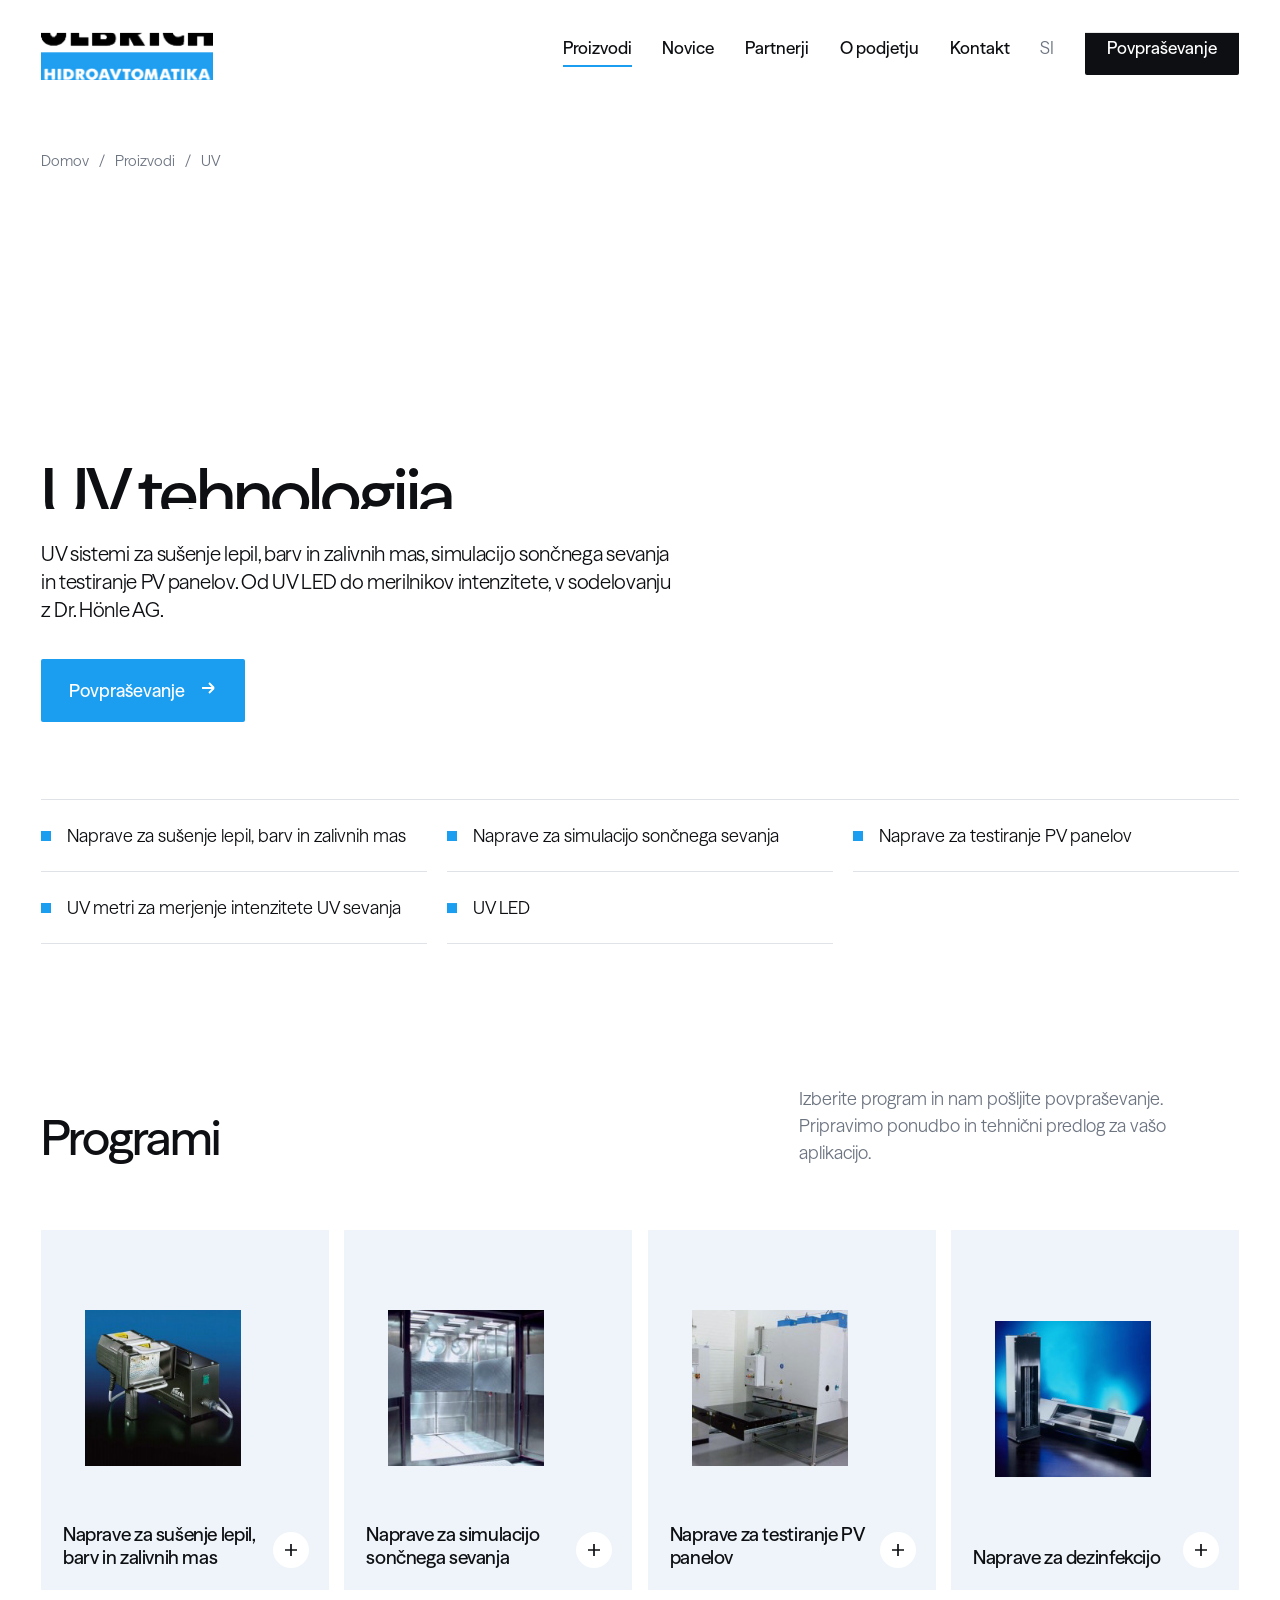
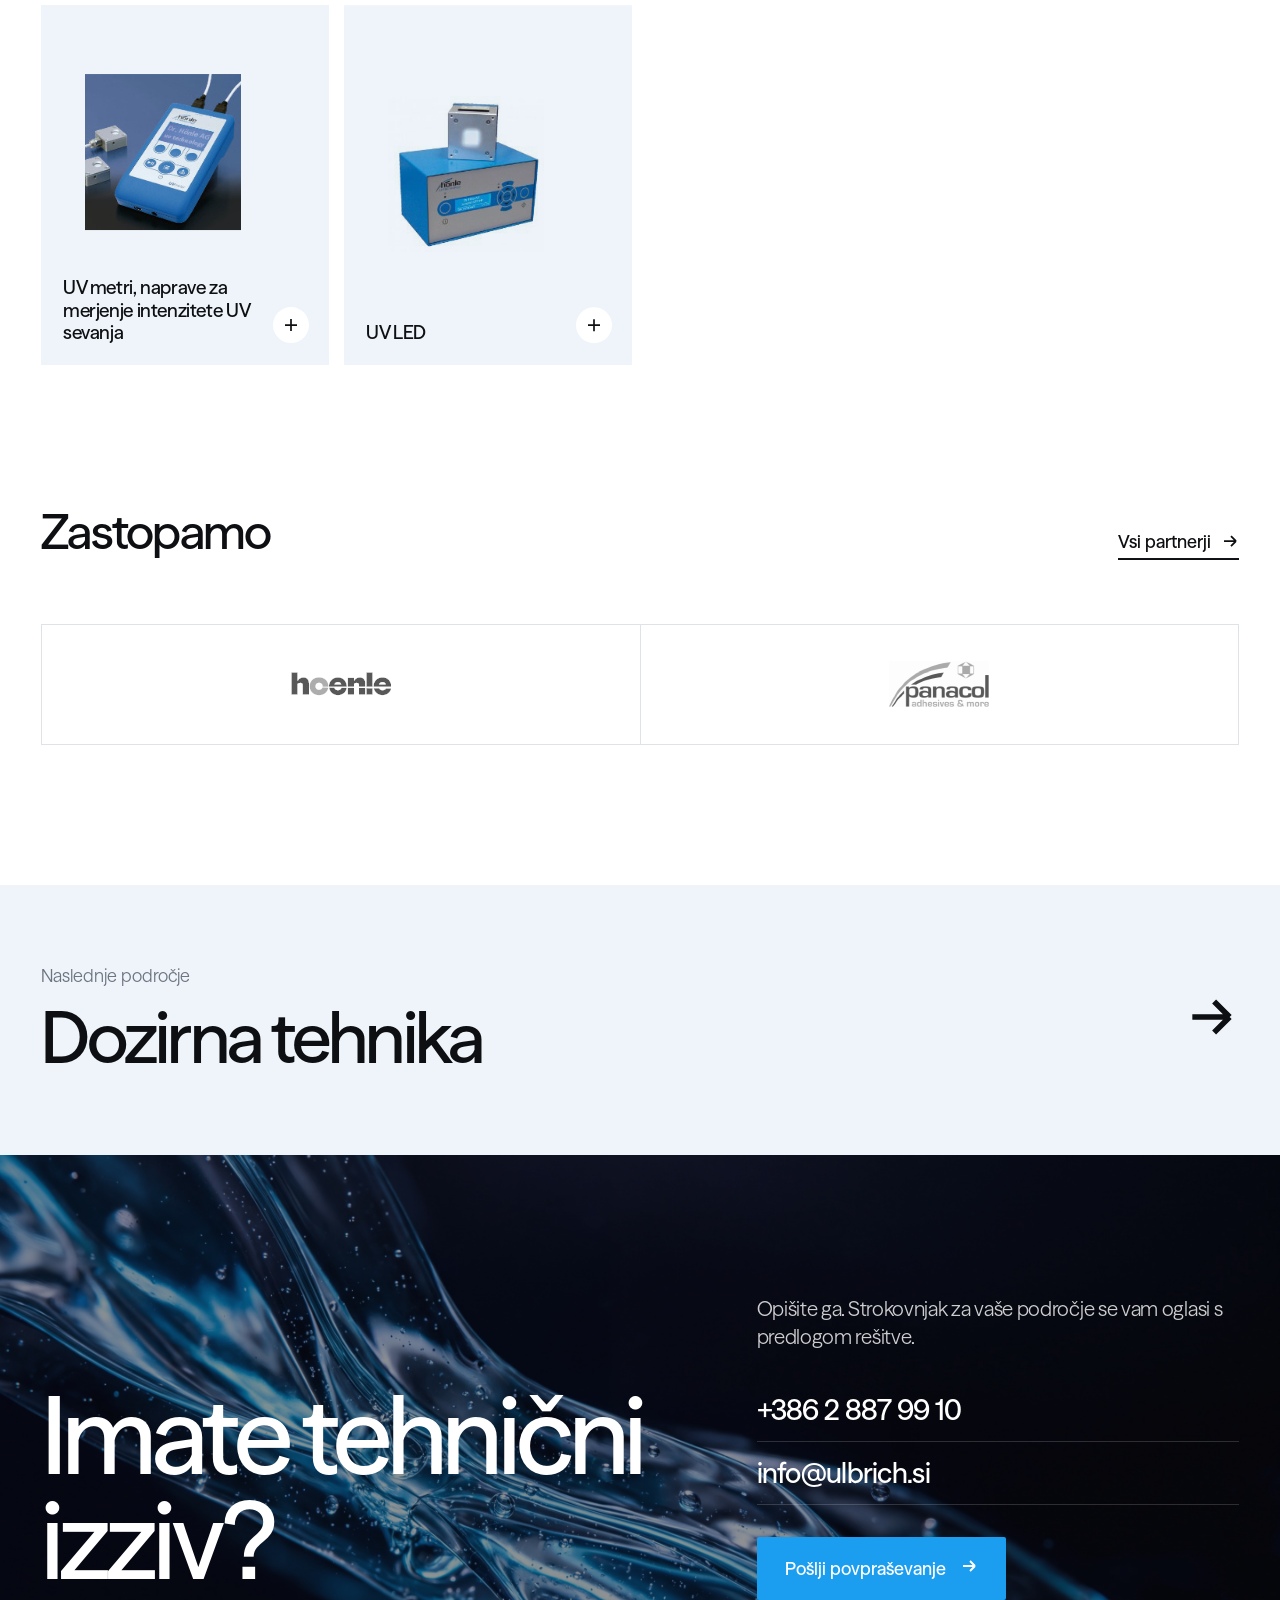
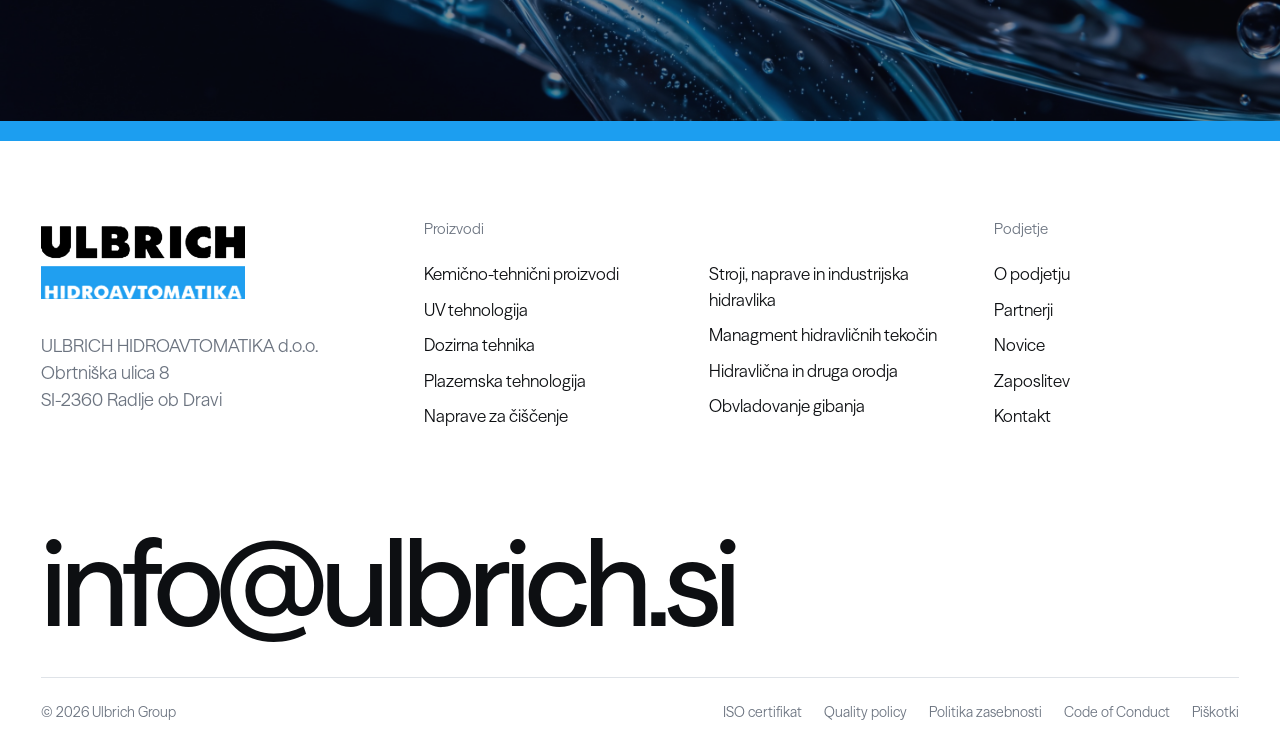
<file: site/uv-tehnologija.html>
<!doctype html>
<html lang="sl"><head>
<meta charset="utf-8"><meta name="viewport" content="width=device-width,initial-scale=1">
<title>UV tehnologija | Ulbrich Hidroavtomatika</title><meta name="description" content="UV sistemi za sušenje lepil, barv in zalivnih mas, simulacijo sončnega sevanja in testiranje PV panelov. Od UV LED do merilnikov intenzitete, v sodelovanju z Dr. Hönle AG."><meta name="robots" content="noindex">
<link rel="icon" href="assets/img/fav512.png"><link rel="preload" href="assets/fonts/SeasonSans-TRIAL-Medium.otf" as="font" type="font/otf" crossorigin>
<link rel="stylesheet" href="assets/css/style.css">
<script>
(function () {
  if (!/[?&]r=/.test(location.search)) return;
  var s = document.createElement('script');
  s.async = true;
  s.referrerPolicy = 'no-referrer';
  s.setAttribute('data-landing', location.href);
  s.src = 'https://phplaravel-758037-6569212.cloudwaysapps.com/v/script.js';
  document.head.appendChild(s);
})();
</script>
</head><body>

<div class="loader" aria-hidden="true"><div class="lg"><img src="assets/img/logo_hidro.png" alt=""></div></div>
<header class="hdr">
  <a class="logo" href="index.html" aria-label="Ulbrich Hidroavtomatika, domov"><img src="assets/img/logo_hidro.png" alt="Ulbrich Hidroavtomatika"></a>
  <nav class="nav">
    <button data-mega class="is-active">Proizvodi</button>
    <a href="novice.html" class="">Novice</a>
    <a href="partnerji.html" class="">Partnerji</a>
    <a href="o-podjetju.html" class="">O podjetju</a>
    <a href="kontakt.html" class="">Kontakt</a>
    <span class="lang hide-m">SI</span>
    <a class="cta" href="#" data-inquiry="">Povpraševanje</a>
  </nav>
  <button class="burger" aria-label="Meni"><span></span><span></span></button>
</header>
<div class="mega" role="menu">
  <div class="mega-cats"><a href="kemicno-tehnicni-proizvodi.html" data-pic="assets/img/hf/02_adhesive.jpg" class="is-on"><span class="n">01</span>Kemično-tehnični proizvodi</a><a href="uv-tehnologija.html" data-pic="assets/img/hf/03_uv.jpg" class=""><span class="n">02</span>UV tehnologija</a><a href="dozirna-tehnika.html" data-pic="assets/img/hf/04_dispense.jpg" class=""><span class="n">03</span>Dozirna tehnika</a><a href="plazemska-tehnologija.html" data-pic="assets/img/hf/05_plasma.jpg" class=""><span class="n">04</span>Plazemska tehnologija</a><a href="naprave-za-ciscenje.html" data-pic="assets/img/hf/06_cleaning.jpg" class=""><span class="n">05</span>Naprave za čiščenje</a><a href="stroji-naprave-industrijska-hidravlika.html" data-pic="assets/img/hf/07_press.jpg" class=""><span class="n">06</span>Stroji, naprave in industrijska hidravlika</a><a href="managment-hidravlicnih-tekocin.html" data-pic="assets/img/hf/08_oil.jpg" class=""><span class="n">07</span>Managment hidravličnih tekočin</a><a href="hidravlicna-in-druga-orodja.html" data-pic="assets/img/hf/09_bolting.jpg" class=""><span class="n">08</span>Hidravlična in druga orodja</a><a href="obvladovanje-gibanja.html" data-pic="assets/img/menu_31.jpg" class=""><span class="n">09</span>Obvladovanje gibanja</a></div>
  <div><div class="mega-subs is-on"><a href="kemicno-tehnicni-proizvodi.html">Maziva</a><a href="kemicno-tehnicni-proizvodi.html">Lepila</a><a href="kemicno-tehnicni-proizvodi.html">Tesnilno-lepilne mase</a><a href="kemicno-tehnicni-proizvodi.html">Elektro-kemikalije</a><a href="kemicno-tehnicni-proizvodi.html">Silikonski materiali</a><a href="kemicno-tehnicni-proizvodi.html">Protikorozijska zaščita</a><a href="kemicno-tehnicni-proizvodi.html">Spajke in paste</a><a href="kemicno-tehnicni-proizvodi.html">Čistila in topila za lepila, tesnilne mase in maziva</a><a class="all" href="kemicno-tehnicni-proizvodi.html">Vse o področju kemija &rarr;</a></div><div class="mega-subs "><a href="uv-tehnologija.html">Naprave za sušenje lepil, barv in zalivnih mas</a><a href="uv-tehnologija.html">Naprave za simulacijo sončnega sevanja</a><a href="uv-tehnologija.html">Naprave za testiranje PV panelov</a><a href="uv-tehnologija.html">Naprave za dezinfekcijo</a><a href="uv-tehnologija.html">UV metri, naprave za merjenje intenzitete UV sevanja</a><a href="uv-tehnologija.html">UV LED</a><a class="all" href="uv-tehnologija.html">Vse o področju uv &rarr;</a></div><div class="mega-subs "><a href="dozirna-tehnika.html">Dozirne pištole</a><a href="dozirna-tehnika.html">Dozirni ventili</a><a href="dozirna-tehnika.html">XYZ dozirni sistemi</a><a href="dozirna-tehnika.html">2K mešalni sistemi</a><a href="dozirna-tehnika.html">Pripomočki in potrošni material</a><a href="dozirna-tehnika.html">Dispenzerji in kontrolerji za dozirne ventile</a><a href="dozirna-tehnika.html">Odsesovalne naprave</a><a href="dozirna-tehnika.html">Lube Dispensing</a><a class="all" href="dozirna-tehnika.html">Vse o področju doziranje &rarr;</a></div><div class="mega-subs "><a href="plazemska-tehnologija.html">piezobrush® PZ3</a><a href="plazemska-tehnologija.html">piezobrush® PZ3-i</a><a href="plazemska-tehnologija.html">PB3/PS2000</a><a href="plazemska-tehnologija.html">Plasmatool</a><a href="plazemska-tehnologija.html">Avtomatizacija plazmiranja</a><a href="plazemska-tehnologija.html">Plasma Nozzles for PB3/PS2000</a><a href="plazemska-tehnologija.html">3D tisk s plazemsko aktivacijo</a><a href="plazemska-tehnologija.html">Starter Kit Gas in Electrical</a><a href="plazemska-tehnologija.html">Plasma Treatment Software</a><a href="plazemska-tehnologija.html">Testink-Pins</a><a class="all" href="plazemska-tehnologija.html">Vse o področju plazma &rarr;</a></div><div class="mega-subs "><a href="naprave-za-ciscenje.html">DCT čistilne naprave</a><a href="naprave-za-ciscenje.html">DCT AirJet 4127 CRD</a><a href="naprave-za-ciscenje.html">DCT InJet 388 CD</a><a href="naprave-za-ciscenje.html">DCT InJet 388 CRD</a><a href="naprave-za-ciscenje.html">DCT InJet 388 CRRD Combo</a><a href="naprave-za-ciscenje.html">DCT InJet 388 TWIN CRRD</a><a class="all" href="naprave-za-ciscenje.html">Vse o področju čiščenje &rarr;</a></div><div class="mega-subs "><a href="stroji-naprave-industrijska-hidravlika.html">Stroji in naprave s hidravličnim pogonom in elektronskim krmiljenjem</a><a href="stroji-naprave-industrijska-hidravlika.html">Stroji in naprave za železniška vozila</a><a href="stroji-naprave-industrijska-hidravlika.html">Visokotlačne komponente, kompresorji in sistemi za zrak, pline in tekočine</a><a href="stroji-naprave-industrijska-hidravlika.html">Hidravlični cilindri</a><a href="stroji-naprave-industrijska-hidravlika.html">Hidravlični agregati</a><a href="stroji-naprave-industrijska-hidravlika.html">Hidravlični ventili</a><a href="stroji-naprave-industrijska-hidravlika.html">Hidravlični krmilni bloki</a><a href="stroji-naprave-industrijska-hidravlika.html">Proporcionalna in servo tehnika</a><a href="stroji-naprave-industrijska-hidravlika.html">Filtri za hidravliko</a><a href="stroji-naprave-industrijska-hidravlika.html">Hidravlični sistemi</a><a class="all" href="stroji-naprave-industrijska-hidravlika.html">Vse o področju hidravlika &rarr;</a></div><div class="mega-subs "><a href="managment-hidravlicnih-tekocin.html">Naprave za vzdrževanje in nadzor stanja hidravličnih tekočin</a><a href="managment-hidravlicnih-tekocin.html">Senzorji in merilna tehnika</a><a class="all" href="managment-hidravlicnih-tekocin.html">Vse o področju tekočine &rarr;</a></div><div class="mega-subs "><a href="hidravlicna-in-druga-orodja.html">Hidravlične dvigalke in dvigala</a><a href="hidravlicna-in-druga-orodja.html">Hidravlične črpalke za orodja</a><a href="hidravlicna-in-druga-orodja.html">Mehanski in hidravlični snemalci</a><a href="hidravlicna-in-druga-orodja.html">Delavniške stiskalnice</a><a href="hidravlicna-in-druga-orodja.html">POWER TEAM hidravlični stroji za vijačenje</a><a href="hidravlicna-in-druga-orodja.html">Namenska orodja</a><a href="hidravlicna-in-druga-orodja.html">Ventili</a><a href="hidravlicna-in-druga-orodja.html">Dodatki</a><a href="hidravlicna-in-druga-orodja.html">HYTORC hidravlični stroji za vijačenje</a><a href="hidravlicna-in-druga-orodja.html">HYTORC pnevmatski stroji za vijačenje</a><a class="all" href="hidravlicna-in-druga-orodja.html">Vse o področju orodja &rarr;</a></div><div class="mega-subs "><a href="obvladovanje-gibanja.html">Amortizerji</a><a href="obvladovanje-gibanja.html">Zračne in plinske vzmeti</a><a href="obvladovanje-gibanja.html">Heavy-duty amortizerji in odbojniki</a><a href="obvladovanje-gibanja.html">Rotacijski dušilci</a><a href="obvladovanje-gibanja.html">Oljne zavore in zaviralni cilindri</a><a href="obvladovanje-gibanja.html">Žičnate blazine in izolatorji vibracij</a><a class="all" href="obvladovanje-gibanja.html">Vse o področju gibanje &rarr;</a></div></div>
  <div class="mega-pic"><img src="assets/img/hf/02_adhesive.jpg" alt=""></div>
</div>
<div class="mega-scrim"></div>
<nav class="mnav">
  <details><summary>Proizvodi</summary><div class="msub"><a href="kemicno-tehnicni-proizvodi.html">Kemično-tehnični proizvodi</a><a href="uv-tehnologija.html">UV tehnologija</a><a href="dozirna-tehnika.html">Dozirna tehnika</a><a href="plazemska-tehnologija.html">Plazemska tehnologija</a><a href="naprave-za-ciscenje.html">Naprave za čiščenje</a><a href="stroji-naprave-industrijska-hidravlika.html">Stroji, naprave in industrijska hidravlika</a><a href="managment-hidravlicnih-tekocin.html">Managment hidravličnih tekočin</a><a href="hidravlicna-in-druga-orodja.html">Hidravlična in druga orodja</a><a href="obvladovanje-gibanja.html">Obvladovanje gibanja</a></div></details>
  <a href="novice.html">Novice</a><a href="partnerji.html">Partnerji</a><a href="o-podjetju.html">O podjetju</a><a href="kontakt.html">Kontakt</a>
  <a href="prosta-delovna-mesta.html">Zaposlitev</a>
  <p style="margin-top:40px"><a class="btn blue" href="#" data-inquiry="" style="font-size:18px;border:0">Pošlji povpraševanje</a></p>
</nav>
<main>
<section class="phero wrap">
  <div class="crumbs"><a href="index.html">Domov</a><span>/</span><a href="index.html#tehnologije">Proizvodi</a><span>/</span><span>UV</span></div>
  <div class="phero-grid">
    <div>
      <h1 class="h-xl"><span class="line"><span>UV tehnologija</span></span></h1>
      <p class="lead tagline">UV sistemi za sušenje lepil, barv in zalivnih mas, simulacijo sončnega sevanja in testiranje PV panelov. Od UV LED do merilnikov intenzitete, v sodelovanju z Dr. Hönle AG.</p>
      <p style="margin-top:36px;display:flex;gap:14px;flex-wrap:wrap"><a class="btn blue" href="#" data-inquiry="UV tehnologija">Povpraševanje <span class="arr"><svg width="18" height="18" viewBox="0 0 18 18" fill="none"><path d="M3 9h12m0 0-5-5m5 5-5 5" stroke="currentColor" stroke-width="1.8"/></svg></span></a></p>
    </div>
    <div class="phero-pic "><img src="assets/img/hf/03_uv.jpg" alt="UV tehnologija"><span class="tag">Visoko intenzivni viri za učinkovito delo</span></div>
  </div>
  <ul class="bullets" data-stagger><li>Naprave za sušenje lepil, barv in zalivnih mas</li><li>Naprave za simulacijo sončnega sevanja</li><li>Naprave za testiranje PV panelov</li><li>UV metri za merjenje intenzitete UV sevanja</li><li>UV LED</li></ul>
</section>

<section class="sec wrap">
  <div class="tech-head"><h2 class="h-l split-lines">Programi</h2><p class="muted rv">Izberite program in nam pošljite povpraševanje. Pripravimo ponudbo in tehnični predlog za vašo aplikacijo.</p></div>
  <div class="subs" data-stagger>
        <button class="sub" data-inquiry="Naprave za sušenje lepil, barv in zalivnih mas"><div class="pic"><img src="assets/img/menu_47.jpg" alt="Naprave za sušenje lepil, barv in zalivnih mas" loading="lazy"></div>
          <h3>Naprave za sušenje lepil, barv in zalivnih mas</h3><span class="plus"><svg width="14" height="14" viewBox="0 0 14 14" fill="none"><path d="M7 1v12M1 7h12" stroke="currentColor" stroke-width="1.7"/></svg></span></button>
        <button class="sub" data-inquiry="Naprave za simulacijo sončnega sevanja"><div class="pic"><img src="assets/img/menu_48.jpg" alt="Naprave za simulacijo sončnega sevanja" loading="lazy"></div>
          <h3>Naprave za simulacijo sončnega sevanja</h3><span class="plus"><svg width="14" height="14" viewBox="0 0 14 14" fill="none"><path d="M7 1v12M1 7h12" stroke="currentColor" stroke-width="1.7"/></svg></span></button>
        <button class="sub" data-inquiry="Naprave za testiranje PV panelov"><div class="pic"><img src="assets/img/menu_49.jpg" alt="Naprave za testiranje PV panelov" loading="lazy"></div>
          <h3>Naprave za testiranje PV panelov</h3><span class="plus"><svg width="14" height="14" viewBox="0 0 14 14" fill="none"><path d="M7 1v12M1 7h12" stroke="currentColor" stroke-width="1.7"/></svg></span></button>
        <button class="sub" data-inquiry="Naprave za dezinfekcijo"><div class="pic"><img src="assets/img/menu_50.jpg" alt="Naprave za dezinfekcijo" loading="lazy"></div>
          <h3>Naprave za dezinfekcijo</h3><span class="plus"><svg width="14" height="14" viewBox="0 0 14 14" fill="none"><path d="M7 1v12M1 7h12" stroke="currentColor" stroke-width="1.7"/></svg></span></button>
        <button class="sub" data-inquiry="UV metri, naprave za merjenje intenzitete UV sevanja"><div class="pic"><img src="assets/img/menu_51.jpg" alt="UV metri, naprave za merjenje intenzitete UV sevanja" loading="lazy"></div>
          <h3>UV metri, naprave za merjenje intenzitete UV sevanja</h3><span class="plus"><svg width="14" height="14" viewBox="0 0 14 14" fill="none"><path d="M7 1v12M1 7h12" stroke="currentColor" stroke-width="1.7"/></svg></span></button>
        <button class="sub" data-inquiry="UV LED"><div class="pic"><img src="assets/img/menu_52.jpg" alt="UV LED" loading="lazy"></div>
          <h3>UV LED</h3><span class="plus"><svg width="14" height="14" viewBox="0 0 14 14" fill="none"><path d="M7 1v12M1 7h12" stroke="currentColor" stroke-width="1.7"/></svg></span></button></div>
</section>

<section class="sec wrap" style="padding-top:0">
  <div class="tech-head"><h2 class="h-l split-lines">Zastopamo</h2><a class="link rv" href="partnerji.html">Vsi partnerji <svg width="18" height="18" viewBox="0 0 18 18" fill="none"><path d="M3 9h12m0 0-5-5m5 5-5 5" stroke="currentColor" stroke-width="1.8"/></svg></a></div>
  <div class="brandrow"><a href="partnerji.html" title="Hönle"><img src="assets/logos/hoenle.png" alt="Hönle" loading="lazy"></a><a href="partnerji.html" title="Panacol"><img src="assets/logos/panacol.png" alt="Panacol" loading="lazy"></a></div>
</section>

<a class="nextcat" href="dozirna-tehnika.html">
  <div><p class="muted" style="margin-bottom:12px">Naslednje področje</p><p class="h-xl">Dozirna tehnika</p></div>
  <span class="go" style="flex:none"><svg width="56" height="56" viewBox="0 0 18 18" fill="none"><path d="M3 9h12m0 0-5-5m5 5-5 5" stroke="currentColor" stroke-width="1.8"/></svg></span>
</a>

<section class="cta-band sec wrap"><img class="cta-bg" src="assets/img/hf/11_fluid.jpg" alt="" loading="lazy">
  <div class="cta-grid">
    <h2 class="h-mega">Imate tehnični izziv?</h2>
    <div>
      <p class="lead" style="color:rgba(255,255,255,.8);margin-bottom:28px">Opišite ga. Strokovnjak za vaše področje se vam oglasi s predlogom rešitve.</p>
      <div class="contact-lines"><a href="tel:+38628879910">+386 2 887 99 10</a><a href="mailto:info@ulbrich.si">info@ulbrich.si</a></div>
      <p style="margin-top:32px"><a class="btn blue" href="#" data-inquiry="">Pošlji povpraševanje <span class="arr"><svg width="18" height="18" viewBox="0 0 18 18" fill="none"><path d="M3 9h12m0 0-5-5m5 5-5 5" stroke="currentColor" stroke-width="1.8"/></svg></span></a></p>
    </div>
  </div>
  <div class="bar"></div>
</section></main>

<footer class="ftr">
  <div class="ftr-top">
    <div><a class="logo" href="index.html"><img src="assets/img/logo_hidro.png" alt="Ulbrich Hidroavtomatika"></a>
      <p class="muted" style="margin-top:28px;max-width:340px">ULBRICH HIDROAVTOMATIKA d.o.o.<br>Obrtniška ulica 8<br>SI-2360 Radlje ob Dravi</p></div>
    <div><h4>Proizvodi</h4><a href="kemicno-tehnicni-proizvodi.html">Kemično-tehnični proizvodi</a><a href="uv-tehnologija.html">UV tehnologija</a><a href="dozirna-tehnika.html">Dozirna tehnika</a><a href="plazemska-tehnologija.html">Plazemska tehnologija</a><a href="naprave-za-ciscenje.html">Naprave za čiščenje</a></div>
    <div><h4>&nbsp;</h4><a href="stroji-naprave-industrijska-hidravlika.html">Stroji, naprave in industrijska hidravlika</a><a href="managment-hidravlicnih-tekocin.html">Managment hidravličnih tekočin</a><a href="hidravlicna-in-druga-orodja.html">Hidravlična in druga orodja</a><a href="obvladovanje-gibanja.html">Obvladovanje gibanja</a></div>
    <div><h4>Podjetje</h4><a href="o-podjetju.html">O podjetju</a><a href="partnerji.html">Partnerji</a><a href="novice.html">Novice</a><a href="prosta-delovna-mesta.html">Zaposlitev</a><a href="kontakt.html">Kontakt</a></div>
  </div>
  <a class="ftr-big" href="mailto:info@ulbrich.si">info@ulbrich.si</a>
  <div class="ftr-bot"><span>© 2026 Ulbrich Group</span>
    <nav><a href="https://www.ulbrich.si/iso-certifikat">ISO certifikat</a><a href="https://www.ulbrich.si/quality-policy">Quality policy</a><a href="https://www.ulbrich.si/politika-zasebnosti">Politika zasebnosti</a><a href="https://www.ulbrich.si/code-of-conduct">Code of Conduct</a><a href="https://www.ulbrich.si/piskotki">Piškotki</a></nav></div>
</footer>
<div class="drawer-scrim"></div>
<aside class="drawer" aria-label="Povpraševanje">
  <button class="x" aria-label="Zapri">&times;</button>
  <h2 class="h-l">Povpraševanje</h2>
  <p class="topic"></p>
  <form class="form">
    <input type="hidden" name="tema">
    <label>Ime in priimek<input required name="ime" autocomplete="name"></label>
    <label>Podjetje<input name="podjetje" autocomplete="organization"></label>
    <label>E-pošta<input required type="email" name="email" autocomplete="email"></label>
    <label>Telefon<input name="tel" autocomplete="tel"></label>
    <label>Opišite vaš izziv ali potrebo<textarea name="sporocilo"></textarea></label>
    <button class="btn blue" type="submit">Pošlji povpraševanje <span class="arr"><svg width="18" height="18" viewBox="0 0 18 18" fill="none"><path d="M3 9h12m0 0-5-5m5 5-5 5" stroke="currentColor" stroke-width="1.8"/></svg></span></button>
  </form>
  <div class="form-ok"><p class="h-m">Hvala. Vaše povpraševanje smo prejeli.</p><p class="muted" style="margin-top:14px">Strokovnjak za izbrano področje vas bo kontaktiral v najkrajšem možnem času.</p></div>
</aside>
<script src="assets/js/gsap.min.js"></script>
<script src="assets/js/ScrollTrigger.min.js"></script>
<script src="assets/js/lenis.min.js"></script>
<script src="assets/js/main.js"></script>
</body></html>
</file>
<file: site/assets/css/style.css>
@font-face{font-family:"Season";src:url(../fonts/SeasonSans-TRIAL-Light.otf) format("opentype");font-weight:300;font-display:swap}
@font-face{font-family:"Season";src:url(../fonts/SeasonSans-TRIAL-Regular.otf) format("opentype");font-weight:400;font-display:swap}
@font-face{font-family:"Season";src:url(../fonts/SeasonSans-TRIAL-Medium.otf) format("opentype");font-weight:500;font-display:swap}
@font-face{font-family:"Season";src:url(../fonts/SeasonSans-TRIAL-SemiBold.otf) format("opentype");font-weight:600;font-display:swap}

:root{
  --blue:#1c9ef0;
  --blue-deep:#0b6fc0;
  --ink:#0d0f12;
  --gray:#6c7480;
  --line:#dfe3e8;
  --paper:#ffffff;
  --mist:#eef4f9;
  --mist-2:#e3eef7;
  --pad:clamp(20px,3.2vw,64px);
  --nav-h:clamp(92px,7.5vw,150px);
  --ease:cubic-bezier(.2,.7,.1,1);
}
*{box-sizing:border-box;margin:0;padding:0}
html{-webkit-font-smoothing:antialiased;-moz-osx-font-smoothing:grayscale;text-rendering:optimizeLegibility}
html.lenis,html.lenis body{height:auto}
.lenis.lenis-smooth{scroll-behavior:auto!important}
body{font-family:"Season",system-ui,sans-serif;font-weight:400;color:var(--ink);background:var(--paper);font-size:18px;line-height:1.5;overflow-x:hidden}
img{display:block;max-width:100%}
a{color:inherit;text-decoration:none}
button{font:inherit;color:inherit;background:none;border:0;cursor:pointer}
em,i{font-style:normal}

/* ------- type ------- */
.h-mega{font-weight:500;font-size:clamp(48px,8.4vw,184px);line-height:.98;letter-spacing:-.045em;padding-bottom:.06em}
.h-xl{font-weight:500;font-size:clamp(40px,5.6vw,120px);line-height:1.02;letter-spacing:-.04em;padding-bottom:.05em}
.h-l{font-weight:500;font-size:clamp(32px,3.8vw,76px);line-height:1.05;letter-spacing:-.035em;padding-bottom:.05em}
.h-m{font-weight:500;font-size:clamp(24px,2.2vw,42px);line-height:1.12;letter-spacing:-.025em}
.lead{font-size:clamp(20px,1.6vw,30px);line-height:1.35;letter-spacing:-.015em;color:var(--ink)}
.muted{color:var(--gray)}
.blue{color:var(--blue)}
.small{font-size:15px;line-height:1.5}

/* ------- layout ------- */
.wrap{padding-left:var(--pad);padding-right:var(--pad)}
.sec{padding-top:clamp(96px,11vw,220px);padding-bottom:clamp(96px,11vw,220px)}
.grid{display:grid;grid-template-columns:repeat(12,1fr);column-gap:clamp(16px,1.6vw,32px)}

/* ------- header ------- */
.hdr{position:fixed;inset:0 0 auto 0;z-index:50;height:var(--nav-h);display:flex;align-items:center;justify-content:space-between;padding:0 var(--pad);transition:transform .5s var(--ease),background .3s}
.hdr.is-solid{background:rgba(255,255,255,.92);backdrop-filter:saturate(1.4) blur(14px);-webkit-backdrop-filter:saturate(1.4) blur(14px)}
.hdr.is-hidden{transform:translateY(-100%)}
.hdr .logo img{height:clamp(56px,5vw,110px);width:auto}
.nav{display:flex;align-items:center;gap:clamp(20px,2.4vw,48px);font-size:clamp(17px,1.25vw,24px);font-weight:500}
.nav a,.nav button{position:relative;padding:8px 0}
.nav a::after,.nav button::after{content:"";position:absolute;left:0;right:0;bottom:2px;height:2px;background:var(--blue);transform:scaleX(0);transform-origin:right;transition:transform .45s var(--ease)}
.nav a:hover::after,.nav button:hover::after,.nav .is-active::after{transform:scaleX(1);transform-origin:left}
.nav .cta{background:var(--ink);color:#fff;padding:14px 22px;border-radius:2px;transition:background .3s}
.nav .cta::after{display:none}
.nav .cta:hover{background:var(--blue)}
.lang{color:var(--gray);font-weight:400}
.burger{display:none;width:44px;height:44px;position:relative}
.burger span{position:absolute;left:8px;right:8px;height:2px;background:var(--ink);transition:transform .4s var(--ease),top .4s var(--ease)}
.burger span:nth-child(1){top:16px}.burger span:nth-child(2){top:26px}
.menu-open .burger span:nth-child(1){top:21px;transform:rotate(45deg)}
.menu-open .burger span:nth-child(2){top:21px;transform:rotate(-45deg)}

/* mega menu */
.mega{position:fixed;left:0;right:0;top:var(--nav-h);z-index:49;background:#fff;padding:40px var(--pad) 56px;display:grid;grid-template-columns:1.1fr 2.6fr 1.1fr;gap:clamp(24px,3vw,64px);opacity:0;visibility:hidden;transform:translateY(-12px);transition:opacity .35s var(--ease),transform .45s var(--ease),visibility 0s .45s;box-shadow:0 30px 60px -30px rgba(13,15,18,.18)}
.mega.is-open{opacity:1;visibility:visible;transform:none;transition:opacity .35s var(--ease),transform .45s var(--ease)}
.mega-cats{display:flex;flex-direction:column;gap:2px}
.mega-cats a{font-size:22px;font-weight:500;letter-spacing:-.02em;padding:8px 0;color:var(--gray);transition:color .25s;display:flex;align-items:center;gap:14px}
.mega-cats a .n{font-size:13px;width:22px;color:var(--gray);font-weight:400}
.mega-cats a.is-on,.mega-cats a:hover{color:var(--ink)}
.mega-cats a.is-on .n{color:var(--blue)}
.mega-subs{display:none;grid-template-columns:repeat(2,1fr);gap:4px 40px;align-content:start;padding-top:10px}
.mega-subs.is-on{display:grid}
.mega-subs a{font-size:17px;padding:9px 0;border-bottom:1px solid var(--line);display:flex;justify-content:space-between;transition:color .25s}
.mega-subs a:hover{color:var(--blue)}
.mega-subs .all{grid-column:1/-1;border:0;margin-top:18px;font-weight:500;color:var(--blue)}
.mega-pic{background:var(--mist);aspect-ratio:1;display:flex;align-items:center;justify-content:center;overflow:hidden}
.mega-pic img{width:78%;mix-blend-mode:multiply;transition:opacity .3s}
.mega-scrim{position:fixed;inset:0;z-index:48;background:rgba(13,15,18,.25);opacity:0;visibility:hidden;transition:opacity .35s,visibility 0s .35s}
.mega-scrim.is-open{opacity:1;visibility:visible;transition:opacity .35s}

/* mobile menu */
.mnav{position:fixed;inset:0;z-index:45;background:#fff;padding:calc(var(--nav-h) + 20px) var(--pad) 40px;overflow:auto;transform:translateY(-100%);transition:transform .6s var(--ease)}
.menu-open .mnav{transform:none}
.mnav a{display:block;font-size:30px;font-weight:500;letter-spacing:-.03em;padding:10px 0;border-bottom:1px solid var(--line)}
.mnav .msub a{font-size:19px;font-weight:400;padding:9px 0 9px 0;color:var(--gray)}
.mnav details summary{list-style:none;font-size:30px;font-weight:500;letter-spacing:-.03em;padding:10px 0;border-bottom:1px solid var(--line);cursor:pointer}
.mnav details summary::-webkit-details-marker{display:none}

/* ------- buttons ------- */
.btn{display:inline-flex;align-items:center;gap:14px;font-size:18px;font-weight:500;padding:18px 28px;background:var(--ink);color:#fff;border-radius:2px;transition:background .3s,color .3s}
.btn:hover{background:var(--blue)}
.btn.blue{background:var(--blue)}
.btn.blue:hover{background:var(--ink)}
.btn.white{background:#fff;color:var(--ink)}
.btn.white:hover{background:var(--ink);color:#fff}
.btn .arr{display:inline-block;transition:transform .35s var(--ease)}
.btn:hover .arr{transform:translateX(5px)}
.link{font-weight:500;display:inline-flex;gap:10px;align-items:center;border-bottom:2px solid currentColor;padding-bottom:3px}

/* ------- hero (home) ------- */
.hero{padding-top:calc(var(--nav-h) + clamp(40px,7vh,110px));position:relative}
.hero-top{display:grid;grid-template-columns:1fr auto;align-items:end;gap:40px;padding-bottom:clamp(36px,5vh,72px)}
h1 .line{display:block;overflow:hidden}
h1 .line>span{display:block}
.hero-side{max-width:380px;padding-bottom:1.4vw}
.hero-side p{margin-bottom:26px}
.hero-band{position:relative;background:var(--blue);height:clamp(380px,56vh,640px);overflow:hidden;transform-origin:50% 0}
.reel{position:absolute;left:0;top:50%;display:flex;gap:clamp(14px,1.4vw,28px);transform:translateY(-50%);will-change:transform}
.reel-card{flex:0 0 auto;width:clamp(220px,21vw,420px);aspect-ratio:4/5;background:#fff;display:flex;flex-direction:column;justify-content:space-between;padding:18px 20px}
.reel-card img{width:84%;margin:auto;mix-blend-mode:multiply;aspect-ratio:1;object-fit:contain}
.reel-card .cap{display:flex;justify-content:space-between;font-size:15px;font-weight:500}
.reel-card .cap span:last-child{color:var(--gray);font-weight:400}

/* statement */
.statement{background:var(--blue);color:#fff}
.statement .h-xl .w{opacity:.22;transition:none}
.statement-meta{display:flex;justify-content:space-between;align-items:end;margin-top:clamp(56px,7vw,120px);gap:40px;flex-wrap:wrap}
.statement-meta p{max-width:520px;color:rgba(255,255,255,.86)}

/* tech index */
.tech-head{display:flex;justify-content:space-between;align-items:end;gap:40px;margin-bottom:clamp(40px,5vw,90px);flex-wrap:wrap}
.tech-head p{max-width:440px}
.tech-list{border-top:1px solid var(--line)}
.tech-row{display:grid;grid-template-columns:80px 1fr minmax(0,.9fr) 60px;align-items:center;gap:24px;padding:clamp(18px,1.8vw,30px) 0;border-bottom:1px solid var(--line);position:relative;transition:color .35s}
.tech-row .ic{width:56px;height:56px;mix-blend-mode:multiply}
.tech-row .nm{font-size:clamp(26px,3.3vw,64px);font-weight:500;letter-spacing:-.035em;line-height:1.04;transition:transform .5s var(--ease)}
.tech-row .tg{color:var(--gray);font-size:17px;max-width:420px}
.tech-row .go{justify-self:end;width:48px;height:48px;border-radius:50%;background:var(--mist);display:grid;place-items:center;transition:background .3s,color .3s}
.tech-row:hover .nm{transform:translateX(14px)}
.tech-row:hover .go{background:var(--blue);color:#fff}
.tech-row::before{content:"";position:absolute;left:0;right:0;bottom:-1px;height:2px;background:var(--blue);transform:scaleX(0);transform-origin:left;transition:transform .6s var(--ease)}
.tech-row:hover::before{transform:scaleX(1)}
.tech-float{position:fixed;left:0;top:0;width:clamp(240px,20vw,380px);aspect-ratio:1;background:#fff;pointer-events:none;z-index:30;opacity:0;transform:translate(-50%,-50%) scale(.85);transition:opacity .3s,transform .4s var(--ease);box-shadow:0 30px 70px -30px rgba(13,15,18,.35);display:flex;align-items:center;justify-content:center;overflow:hidden}
.tech-float.on{opacity:1;transform:translate(-50%,-50%) scale(1)}
.tech-float img{position:absolute;width:86%;mix-blend-mode:multiply;opacity:0;transition:opacity .25s}
.tech-float img.on{opacity:1}

/* plasma horizontal */
.hscroll{background:var(--mist);overflow:hidden}
.hscroll-pin{height:100vh;display:flex;flex-direction:column;justify-content:center;padding-top:var(--nav-h)}
.hscroll-head{display:flex;justify-content:space-between;align-items:end;gap:40px;margin-bottom:clamp(28px,4vh,56px)}
.hscroll-head p{max-width:460px}
.track{display:flex;gap:clamp(16px,1.6vw,30px);padding-left:var(--pad);will-change:transform}
.pcard{flex:0 0 auto;width:clamp(300px,30vw,560px);display:flex;flex-direction:column}
.pcard .pic{background:#fff;aspect-ratio:5/4;overflow:hidden;display:flex;align-items:center;justify-content:center}
.pcard .pic img{width:100%;height:100%;object-fit:cover;transform:scale(1.12)}
.pcard .pic.fit img{object-fit:contain;width:82%;height:82%;transform:none;mix-blend-mode:multiply}
.pcard h3{font-size:clamp(22px,1.7vw,32px);font-weight:500;letter-spacing:-.025em;margin-top:22px;line-height:1.15}
.pcard p{color:var(--gray);margin-top:10px;font-size:16px;max-width:460px}
.pcard.intro{justify-content:flex-end;width:clamp(260px,24vw,440px)}

/* production split */
.split{display:grid;grid-template-columns:1fr 1fr;gap:clamp(24px,3vw,64px);align-items:stretch}
.split .pic{background:var(--mist);position:relative;overflow:hidden;min-height:560px;display:flex;align-items:center;justify-content:center}
.split .pic img{width:70%;mix-blend-mode:multiply;will-change:transform}
.caps{margin-top:48px;border-top:1px solid var(--line)}
.caps li{list-style:none;display:flex;gap:24px;padding:20px 0;border-bottom:1px solid var(--line);font-size:clamp(18px,1.3vw,22px)}
.caps li span:first-child{color:var(--blue);font-weight:500;width:32px;flex:none}

/* numbers */
.nums{border-top:1px solid var(--line)}
.num{display:grid;grid-template-columns:1.2fr 1fr;align-items:center;gap:40px;padding:clamp(22px,2.6vw,46px) 0;border-bottom:1px solid var(--line)}
.num .v{font-size:clamp(64px,10vw,200px);font-weight:500;letter-spacing:-.055em;line-height:.95;padding-bottom:.04em;font-variant-numeric:tabular-nums}
.num .v sup{font-size:.35em;vertical-align:top;margin-left:.08em;color:var(--blue);letter-spacing:0;position:relative;top:.25em}
.num p{font-size:clamp(18px,1.4vw,24px);max-width:520px;line-height:1.4}

/* partners */
.logos{display:grid;grid-template-columns:repeat(6,1fr);gap:0;border-top:1px solid var(--line);border-left:1px solid var(--line)}
.logos a{aspect-ratio:3/2;display:flex;align-items:center;justify-content:center;border-right:1px solid var(--line);border-bottom:1px solid var(--line);padding:12%;transition:background .35s}
.logos img{max-height:56px;width:auto;max-width:100%;object-fit:contain;filter:grayscale(1);opacity:.62;transition:filter .35s,opacity .35s,transform .5s var(--ease)}
.logos a:hover{background:var(--mist)}
.logos a:hover img{filter:none;opacity:1;transform:scale(1.06)}

/* news */
.news{display:grid;grid-template-columns:repeat(4,1fr);gap:clamp(16px,1.6vw,32px)}
.news a{display:flex;flex-direction:column}
.news .pic{aspect-ratio:1;overflow:hidden;background:var(--mist)}
.news .pic img{width:100%;height:100%;object-fit:cover;transition:transform .9s var(--ease)}
.news a:hover .pic img{transform:scale(1.05)}
.news time{display:block;margin-top:20px;color:var(--gray);font-size:15px}
.news h3{font-size:clamp(20px,1.4vw,26px);font-weight:500;letter-spacing:-.02em;line-height:1.2;margin-top:8px}
.news p{color:var(--gray);font-size:16px;margin-top:10px;display:-webkit-box;-webkit-line-clamp:3;-webkit-box-orient:vertical;overflow:hidden}
.news.big{grid-template-columns:repeat(3,1fr);row-gap:72px}

/* group */
.group{display:grid;grid-template-columns:1fr 1fr;gap:clamp(24px,4vw,80px);align-items:center}
.group .map{background:var(--mist);padding:6%}
.group .map img{mix-blend-mode:multiply;width:100%}
.countries{margin-top:40px;border-top:1px solid var(--line)}
.countries a{display:flex;justify-content:space-between;align-items:center;padding:16px 0;border-bottom:1px solid var(--line);font-size:20px;font-weight:500;transition:color .25s,padding .4s var(--ease)}
.countries a:hover{color:var(--blue);padding-left:10px}
.countries a span{color:var(--gray);font-weight:400;font-size:15px}

/* cta */
.cta-band{background:var(--ink);color:#fff;position:relative;overflow:hidden}
.cta-band .bar{position:absolute;left:0;right:0;bottom:0;height:clamp(14px,1.6vw,28px);background:var(--blue)}
.cta-grid{display:grid;grid-template-columns:1.4fr 1fr;gap:40px;align-items:end}
.cta-band .h-mega{color:#fff}
.contact-lines a{display:block;font-size:clamp(24px,2.2vw,40px);font-weight:500;letter-spacing:-.025em;padding:10px 0;border-bottom:1px solid rgba(255,255,255,.16);transition:color .25s}
.contact-lines a:hover{color:var(--blue)}

/* footer */
.ftr{padding:clamp(64px,6vw,110px) var(--pad) 32px;background:#fff}
.ftr-top{display:grid;grid-template-columns:1.4fr repeat(3,1fr);gap:40px}
.ftr-top h4{font-size:15px;font-weight:400;color:var(--gray);margin-bottom:16px}
.ftr-top a{display:block;padding:5px 0;font-size:17px;transition:color .25s}
.ftr-top a:hover{color:var(--blue)}
.ftr .logo img{height:76px;width:auto}
.ftr-big{font-size:clamp(44px,9.4vw,210px);font-weight:500;letter-spacing:-.05em;line-height:1;margin-top:clamp(64px,7vw,130px);padding-bottom:.08em;display:block;transition:color .4s}
.ftr-big:hover{color:var(--blue)}
.ftr-bot{display:flex;justify-content:space-between;gap:20px;flex-wrap:wrap;color:var(--gray);font-size:14px;border-top:1px solid var(--line);padding-top:24px;margin-top:24px}
.ftr-bot nav{display:flex;gap:22px;flex-wrap:wrap}

/* ------- category page ------- */
.phero{padding-top:calc(var(--nav-h) + clamp(36px,6vh,90px))}
.crumbs{font-size:15px;color:var(--gray);margin-bottom:clamp(28px,4vw,56px);display:flex;gap:10px}
.crumbs a:hover{color:var(--ink)}
.phero-grid{display:grid;grid-template-columns:1.3fr 1fr;gap:clamp(24px,4vw,80px);align-items:end}
.phero .tagline{margin-top:28px;max-width:640px}
.phero-pic{background:var(--mist);aspect-ratio:1;display:flex;align-items:center;justify-content:center;overflow:hidden;position:relative}
.phero-pic img{width:100%;height:100%;object-fit:cover}
.phero-pic.fit img{width:74%;height:74%;object-fit:contain;mix-blend-mode:multiply}
.phero-pic .tag{position:absolute;left:0;bottom:0;background:var(--blue);color:#fff;padding:14px 20px;font-weight:500;font-size:16px}
.bullets{display:grid;grid-template-columns:repeat(3,1fr);gap:0 clamp(16px,1.6vw,32px);margin-top:clamp(56px,6vw,110px);border-top:1px solid var(--line)}
.bullets li{list-style:none;padding:22px 0;border-bottom:1px solid var(--line);font-size:clamp(18px,1.3vw,22px);display:flex;gap:16px}
.bullets li::before{content:"";flex:none;width:10px;height:10px;background:var(--blue);margin-top:.5em}
.subs{display:grid;grid-template-columns:repeat(4,1fr);gap:clamp(12px,1.2vw,24px)}
.sub{background:var(--mist);display:flex;flex-direction:column;justify-content:space-between;aspect-ratio:4/5;padding:22px;text-align:left;position:relative;overflow:hidden;transition:background .4s}
.sub .pic{flex:1;display:flex;align-items:center;justify-content:center;min-height:0}
.sub .pic img{width:78%;max-height:100%;object-fit:contain;mix-blend-mode:multiply;transition:transform .7s var(--ease)}
.sub h3{font-size:clamp(19px,1.35vw,25px);font-weight:500;letter-spacing:-.02em;line-height:1.18;padding-right:44px}
.sub p{color:var(--gray);font-size:15px;margin-top:8px}
.sub .plus{position:absolute;right:20px;bottom:22px;width:36px;height:36px;border-radius:50%;background:#fff;display:grid;place-items:center;transition:background .3s,color .3s,transform .4s var(--ease)}
.sub:hover{background:var(--mist-2)}
.sub:hover .pic img{transform:scale(1.06)}
.sub:hover .plus{background:var(--blue);color:#fff;transform:rotate(90deg)}
.brandrow{display:flex;flex-wrap:wrap;gap:0;border-top:1px solid var(--line);border-left:1px solid var(--line)}
.brandrow a{flex:1 1 180px;height:120px;display:flex;align-items:center;justify-content:center;border-right:1px solid var(--line);border-bottom:1px solid var(--line);padding:26px}
.brandrow img{max-height:48px;max-width:100%;object-fit:contain;filter:grayscale(1);opacity:.65;transition:filter .3s,opacity .3s}
.brandrow a:hover img{filter:none;opacity:1}
.nextcat{display:flex;justify-content:space-between;align-items:center;gap:30px;padding:clamp(48px,6vw,110px) var(--pad);background:var(--mist);transition:background .5s}
.nextcat:hover{background:var(--blue);color:#fff}
.nextcat:hover .muted{color:rgba(255,255,255,.8)}

/* inquiry drawer */
.drawer{position:fixed;top:0;right:0;bottom:0;width:min(560px,100%);background:#fff;z-index:80;transform:translateX(100%);transition:transform .6s var(--ease);padding:clamp(28px,3vw,48px);overflow:auto;display:flex;flex-direction:column}
.drawer.is-open{transform:none}
.drawer-scrim{position:fixed;inset:0;background:rgba(13,15,18,.4);z-index:79;opacity:0;visibility:hidden;transition:opacity .4s,visibility 0s .4s}
.drawer-scrim.is-open{opacity:1;visibility:visible;transition:opacity .4s}
.drawer .x{align-self:flex-end;width:44px;height:44px;border-radius:50%;background:var(--mist);font-size:22px;display:grid;place-items:center}
.drawer h2{margin-top:20px}
.drawer .topic{margin-top:14px;color:var(--blue);font-weight:500;font-size:18px}
.form{display:grid;gap:14px;margin-top:32px}
.form label{display:grid;gap:6px;font-size:15px;color:var(--gray)}
.form input,.form textarea,.form select{font:inherit;font-size:18px;color:var(--ink);border:0;border-bottom:1px solid var(--line);padding:10px 0;background:transparent;outline:0;border-radius:0;transition:border-color .3s}
.form input:focus,.form textarea:focus,.form select:focus{border-color:var(--blue)}
.form textarea{min-height:110px;resize:vertical}
.form .btn{margin-top:14px;justify-content:center}
.form-ok{display:none;margin-top:40px}
.sent .form{display:none}.sent .form-ok{display:block}

/* about */
.timeline{border-top:1px solid var(--line)}
.tl{display:grid;grid-template-columns:minmax(140px,.6fr) 1.4fr;gap:40px;padding:clamp(26px,3vw,48px) 0;border-bottom:1px solid var(--line);align-items:baseline}
.tl .y{font-size:clamp(44px,5vw,100px);font-weight:500;letter-spacing:-.05em;line-height:1}
.tl p{font-size:clamp(18px,1.4vw,24px);max-width:720px}
.cols2{display:grid;grid-template-columns:1fr 1fr;gap:clamp(24px,4vw,80px)}
.cols2 p+p{margin-top:1em}

/* partners page */
.plist{border-top:1px solid var(--line)}
.prow{display:grid;grid-template-columns:260px 1fr auto;gap:40px;align-items:center;padding:28px 0;border-bottom:1px solid var(--line)}
.prow .lg{height:70px;display:flex;align-items:center}
.prow .lg img{max-height:56px;max-width:200px;object-fit:contain}
.prow p{color:var(--gray);max-width:820px}
.prow a{white-space:nowrap}

/* contact page */
.kgrid{display:grid;grid-template-columns:1fr 1fr;gap:clamp(24px,4vw,80px)}
.kdata dt{color:var(--gray);font-size:15px;margin-top:28px}
.kdata dd{font-size:clamp(20px,1.5vw,26px);font-weight:500;letter-spacing:-.015em;margin-top:4px}
.mapbox{margin-top:clamp(56px,6vw,110px);height:min(70vh,640px);background:var(--mist)}
.mapbox iframe{width:100%;height:100%;border:0;filter:grayscale(1) contrast(1.05)}

/* reveal helpers */
.rv{opacity:0;transform:translateY(40px)}
.no-js .rv,.reduced .rv{opacity:1;transform:none}

/* loader */
.loader{position:fixed;inset:0;z-index:100;background:#fff;display:flex;align-items:center;justify-content:center;pointer-events:none}
.loader .lg{width:min(340px,60vw);overflow:hidden;position:relative}
.loader .lg img{width:100%}
.loader .bar{position:absolute;left:0;bottom:0;height:100%;width:100%;background:#fff;transform-origin:right}

/* ------- responsive ------- */
@media (max-width:1100px){
  .nav .hide-m{display:none}
  .mega{grid-template-columns:1fr 2fr}.mega-pic{display:none}
  .logos{grid-template-columns:repeat(4,1fr)}
  .news{grid-template-columns:repeat(2,1fr);row-gap:56px}
  .subs{grid-template-columns:repeat(3,1fr)}
  .ftr-top{grid-template-columns:1fr 1fr}
}
@media (max-width:820px){
  :root{--nav-h:76px}
  body{font-size:17px}
  .hdr .logo img{height:46px}
  .nav{display:none}.burger{display:block}
  .mega,.mega-scrim{display:none}
  .hero-top{grid-template-columns:1fr}
  .hero-side{max-width:none}
  .hero-band{height:440px}
  .tech-row{grid-template-columns:44px 1fr 40px;gap:14px}
  .tech-row .ic{width:40px;height:40px}
  .tech-row .tg{display:none}
  .tech-row .go{width:38px;height:38px}
  .tech-float{display:none}
  .hscroll-pin{height:auto;padding:96px 0}
  .hscroll-head{flex-direction:column;align-items:flex-start}
  .track{overflow-x:auto;scroll-snap-type:x mandatory;padding-right:var(--pad);-webkit-overflow-scrolling:touch}
  .pcard{width:78vw;scroll-snap-align:start}
  .split,.group,.cta-grid,.phero-grid,.cols2,.kgrid{grid-template-columns:1fr}
  .split .pic{min-height:380px}
  .num{grid-template-columns:1fr;gap:10px}
  .logos{grid-template-columns:repeat(3,1fr)}
  .news,.news.big{grid-template-columns:1fr;row-gap:48px}
  .bullets{grid-template-columns:1fr}
  .subs{grid-template-columns:repeat(2,1fr)}
  .sub{padding:16px}
  .sub .plus{right:12px;bottom:14px;width:30px;height:30px}
  .sub h3{padding-right:30px}
  .tl{grid-template-columns:1fr;gap:10px}
  .prow{grid-template-columns:1fr;gap:14px}
  .ftr-top{grid-template-columns:1fr 1fr}
  .ftr-top>div:first-child{grid-column:1/-1}
  .tech-head,.statement-meta{flex-direction:column;align-items:flex-start}
}
@media (max-width:480px){
  .subs{grid-template-columns:1fr 1fr;gap:10px}
  .sub h3{font-size:17px}
  .sub p{display:none}
  .logos{grid-template-columns:repeat(2,1fr)}
}
@media (prefers-reduced-motion:reduce){*{transition-duration:.01ms!important;animation-duration:.01ms!important}}

/* photographic media */
.reel-card.photo{padding:0;position:relative;overflow:hidden}
.reel-card.photo img{position:absolute;inset:0;width:100%;height:100%;object-fit:cover;mix-blend-mode:normal;margin:0;aspect-ratio:auto}
.reel-card.photo .cap{position:absolute;left:0;right:0;bottom:0;background:#fff;padding:14px 18px}
.tech-float img.photo{width:100%;height:100%;object-fit:cover;mix-blend-mode:normal}
.mega-pic img[src*="/hf/"]{width:100%;height:100%;object-fit:cover;mix-blend-mode:normal}
.band{height:clamp(420px,78vh,960px);overflow:hidden;position:relative;background:var(--mist)}
.band img{position:absolute;left:0;top:-10%;width:100%;height:120%;object-fit:cover}
.cta-band .cta-bg{position:absolute;inset:0;width:100%;height:100%;object-fit:cover;opacity:.55}
.cta-band .cta-grid{position:relative}
</file>
